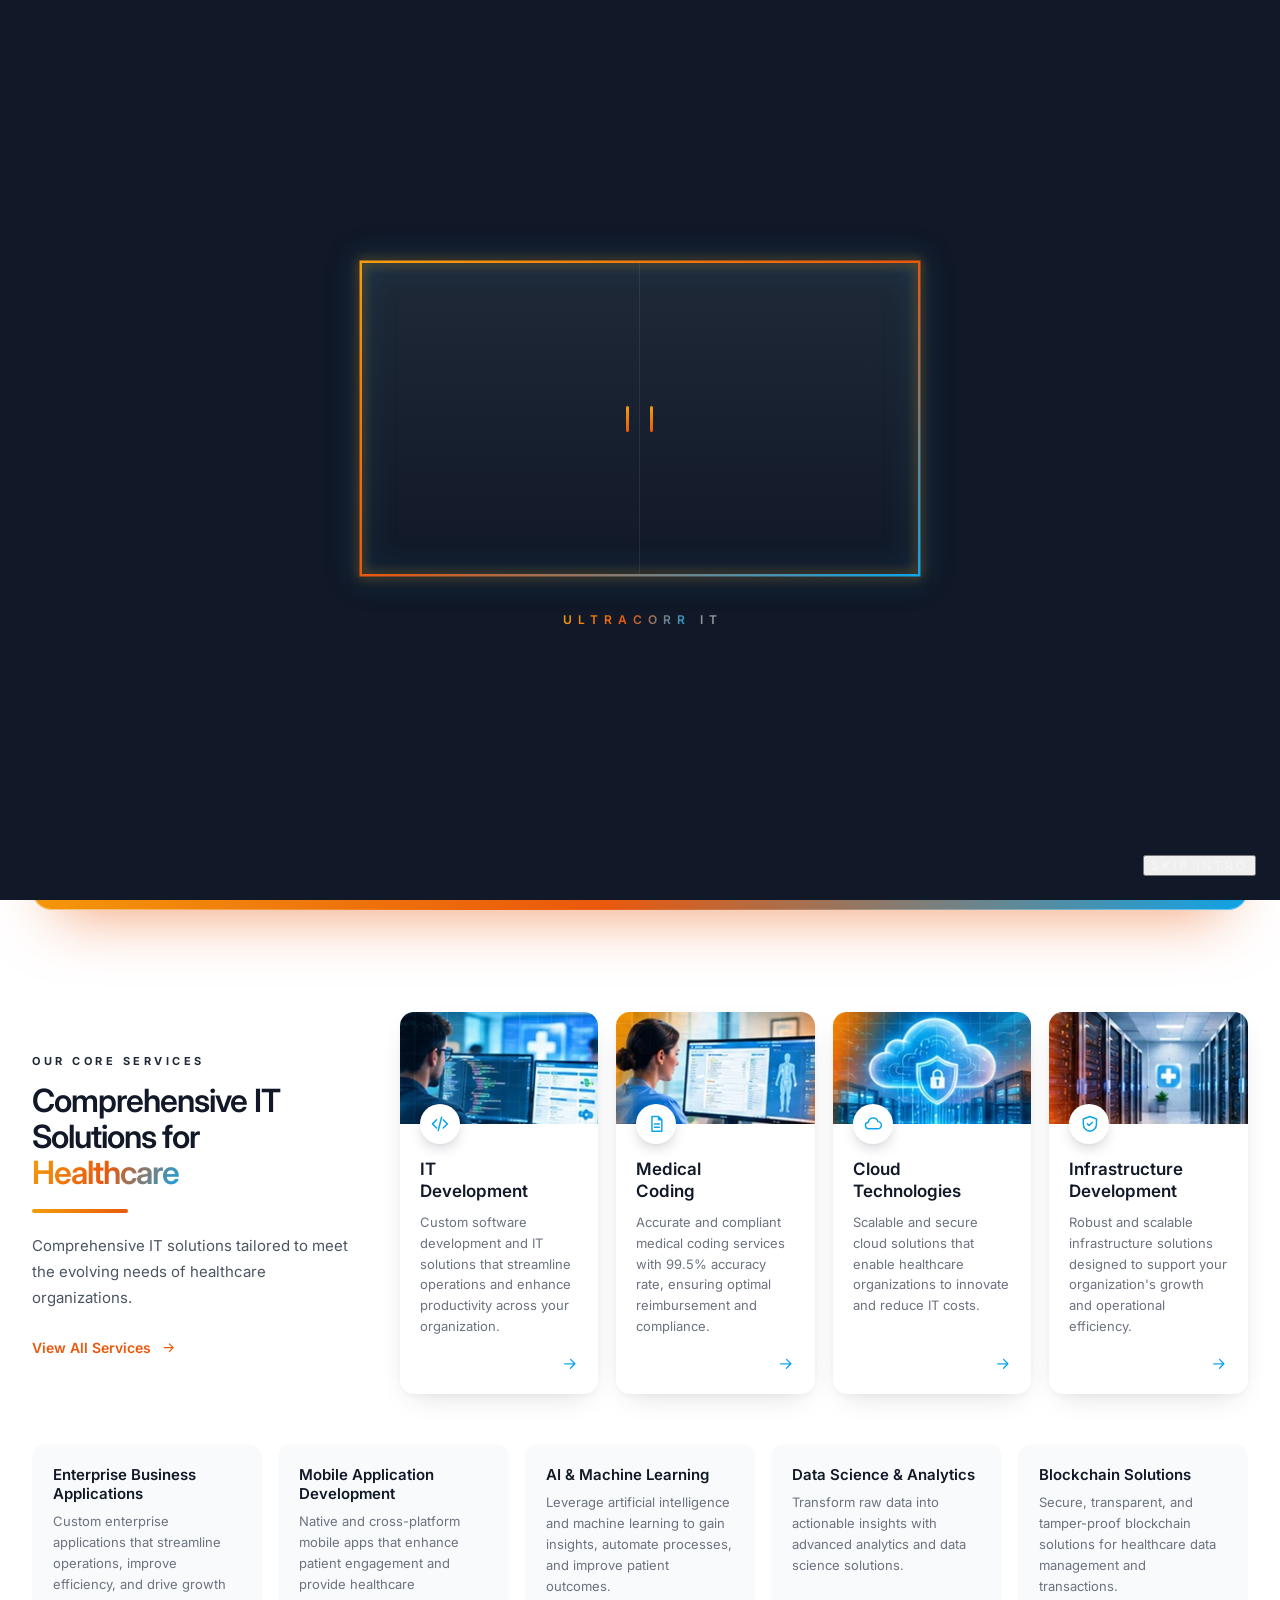
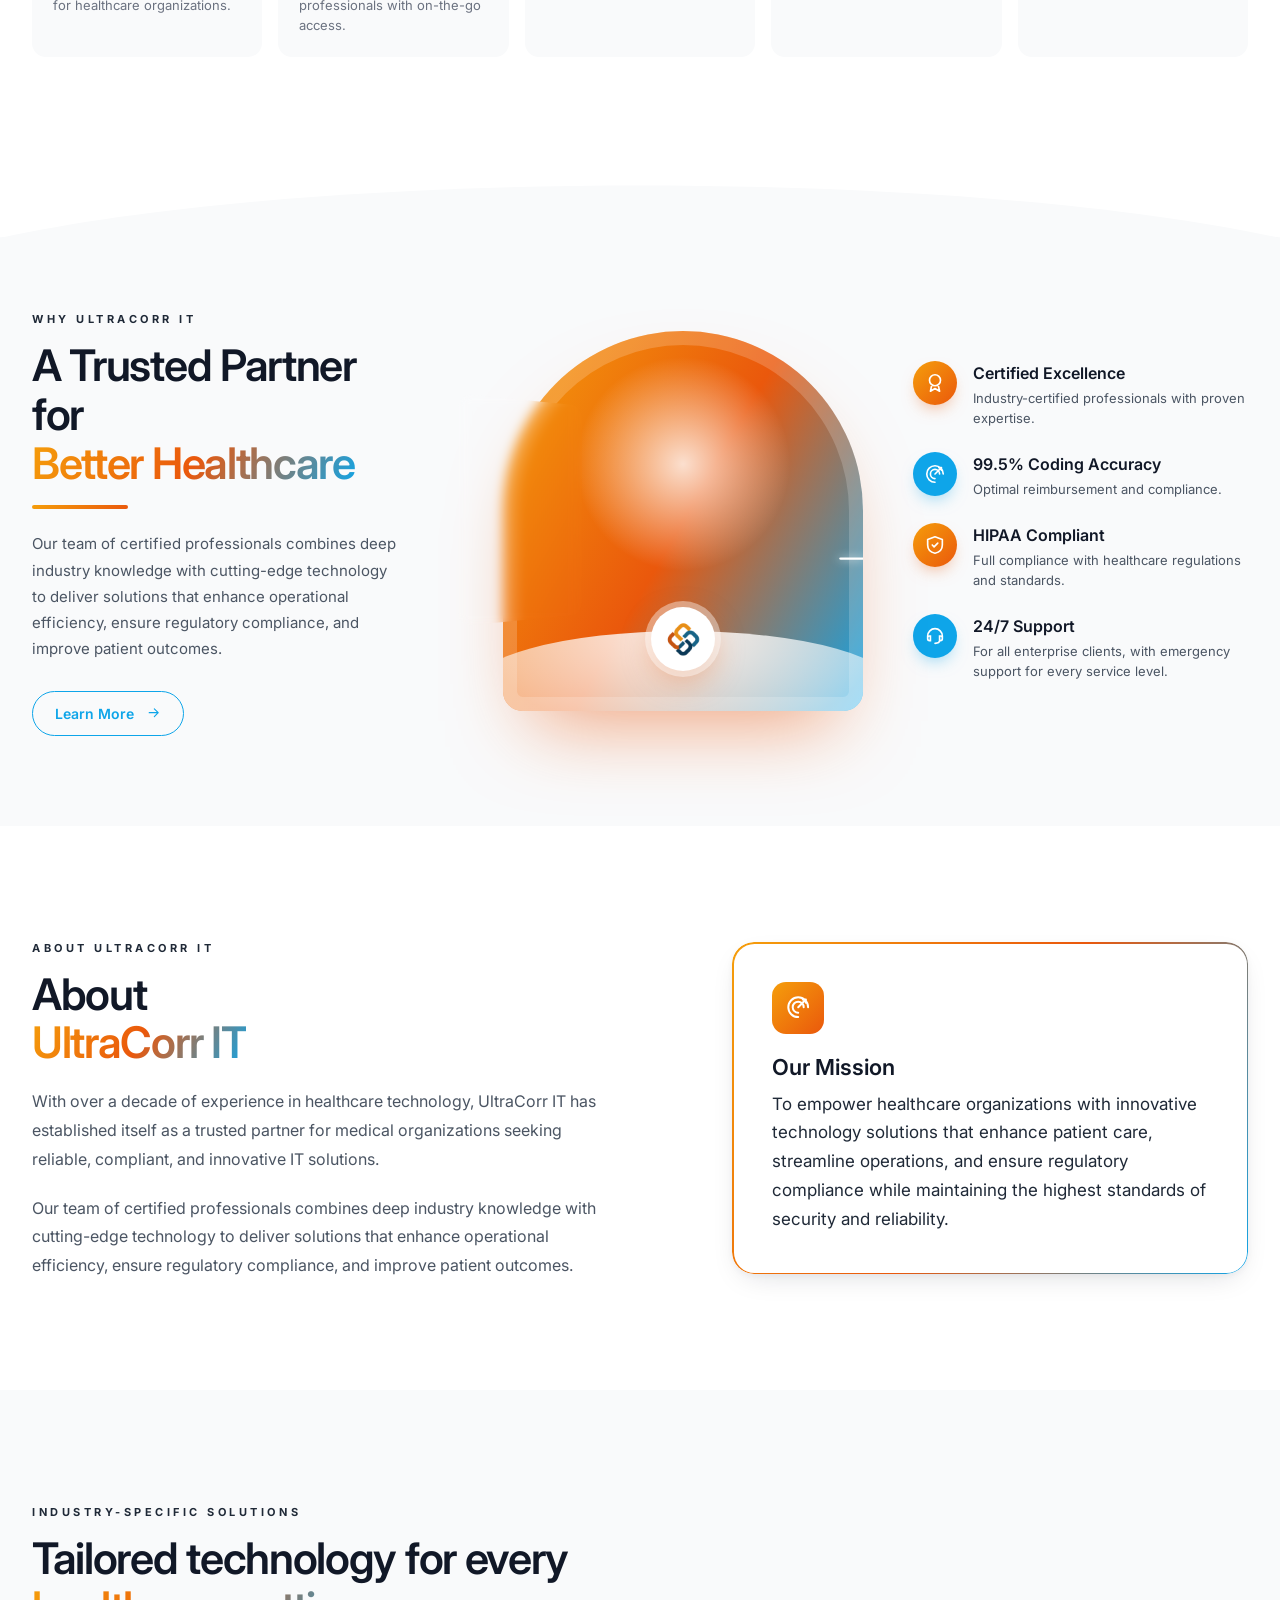
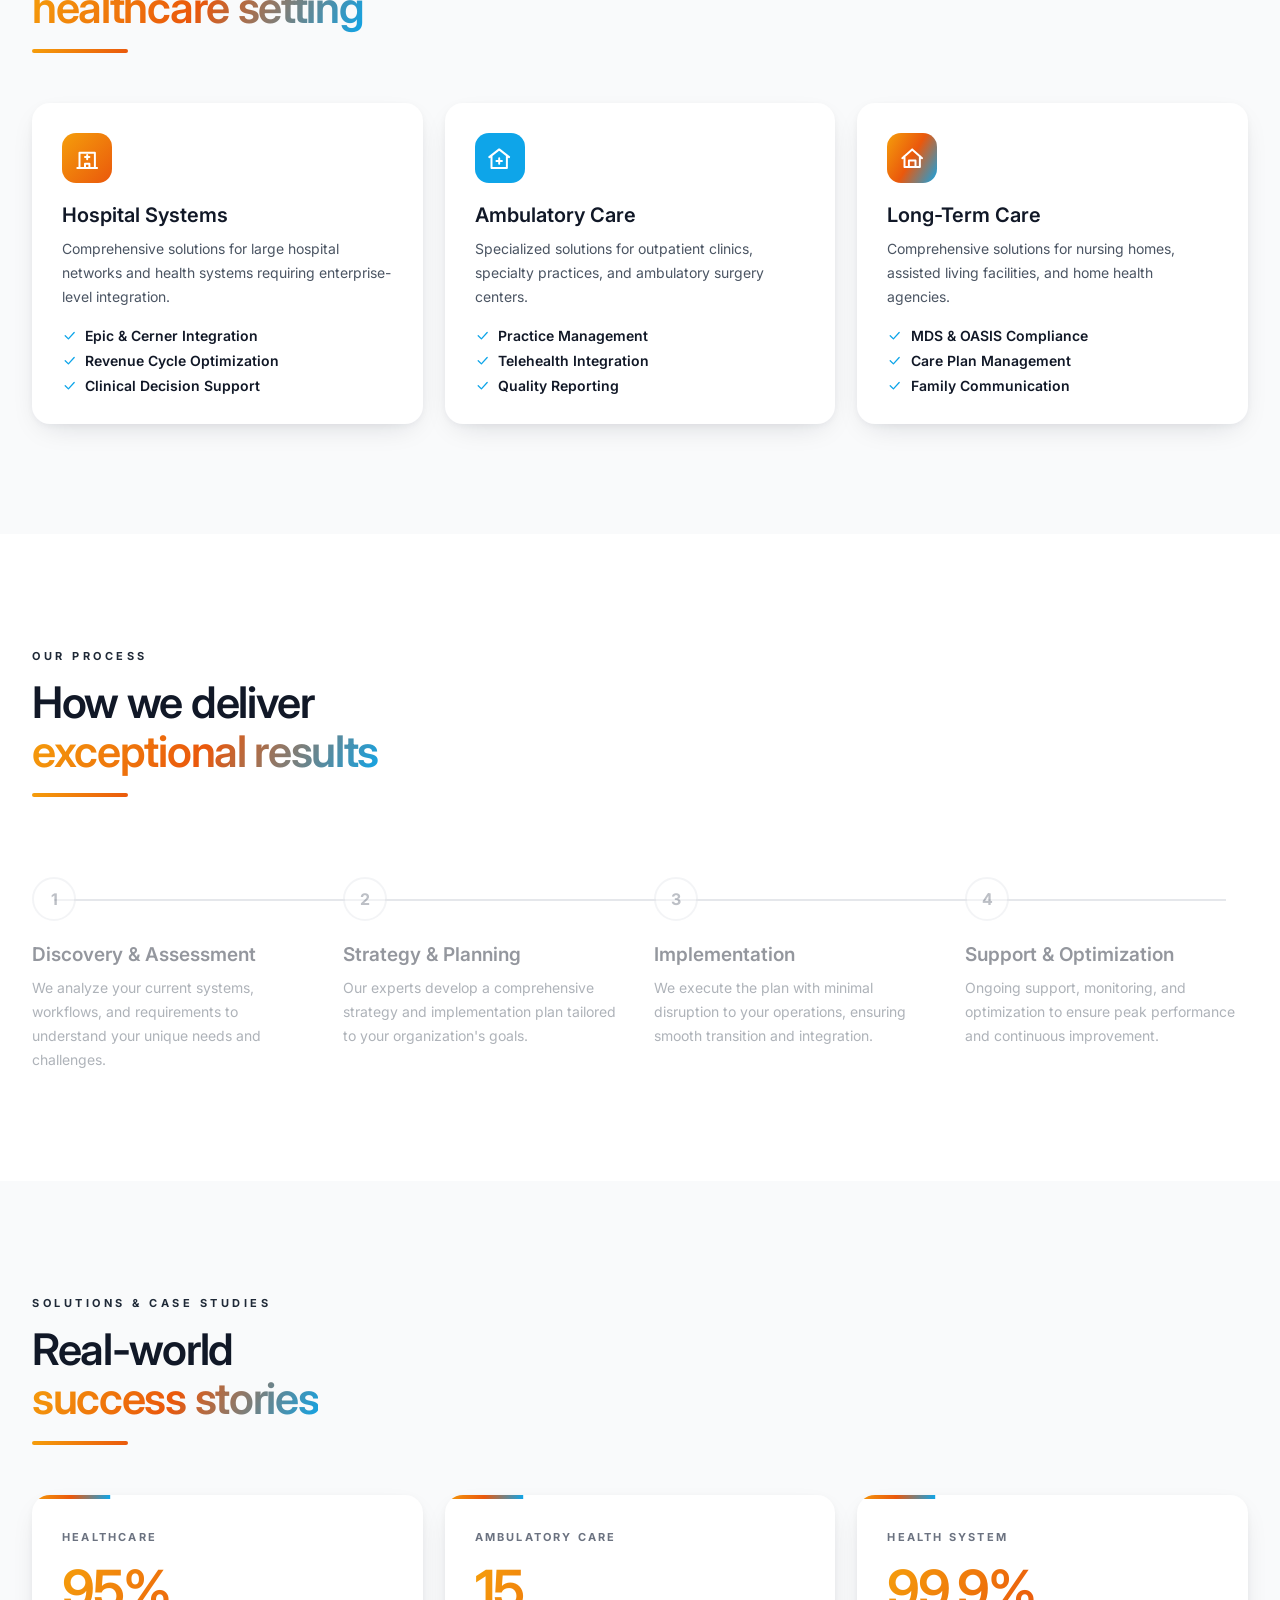
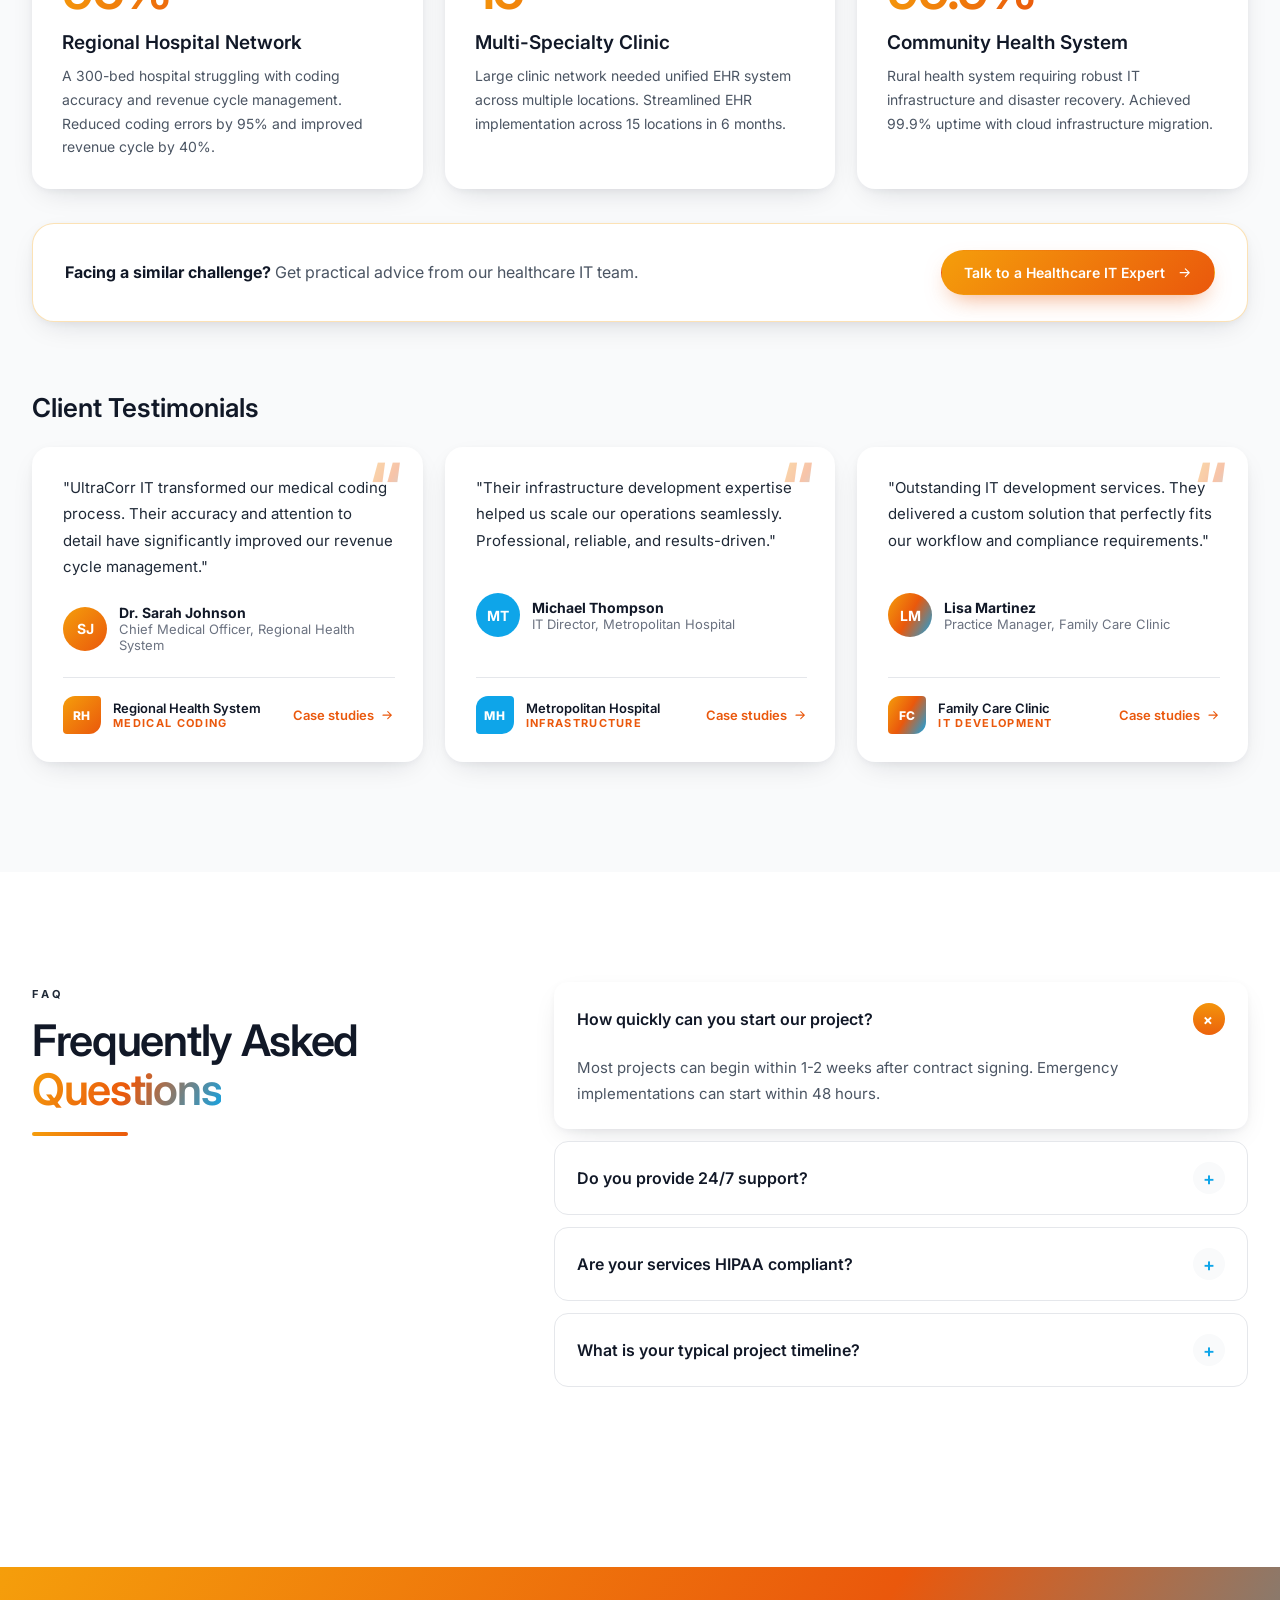
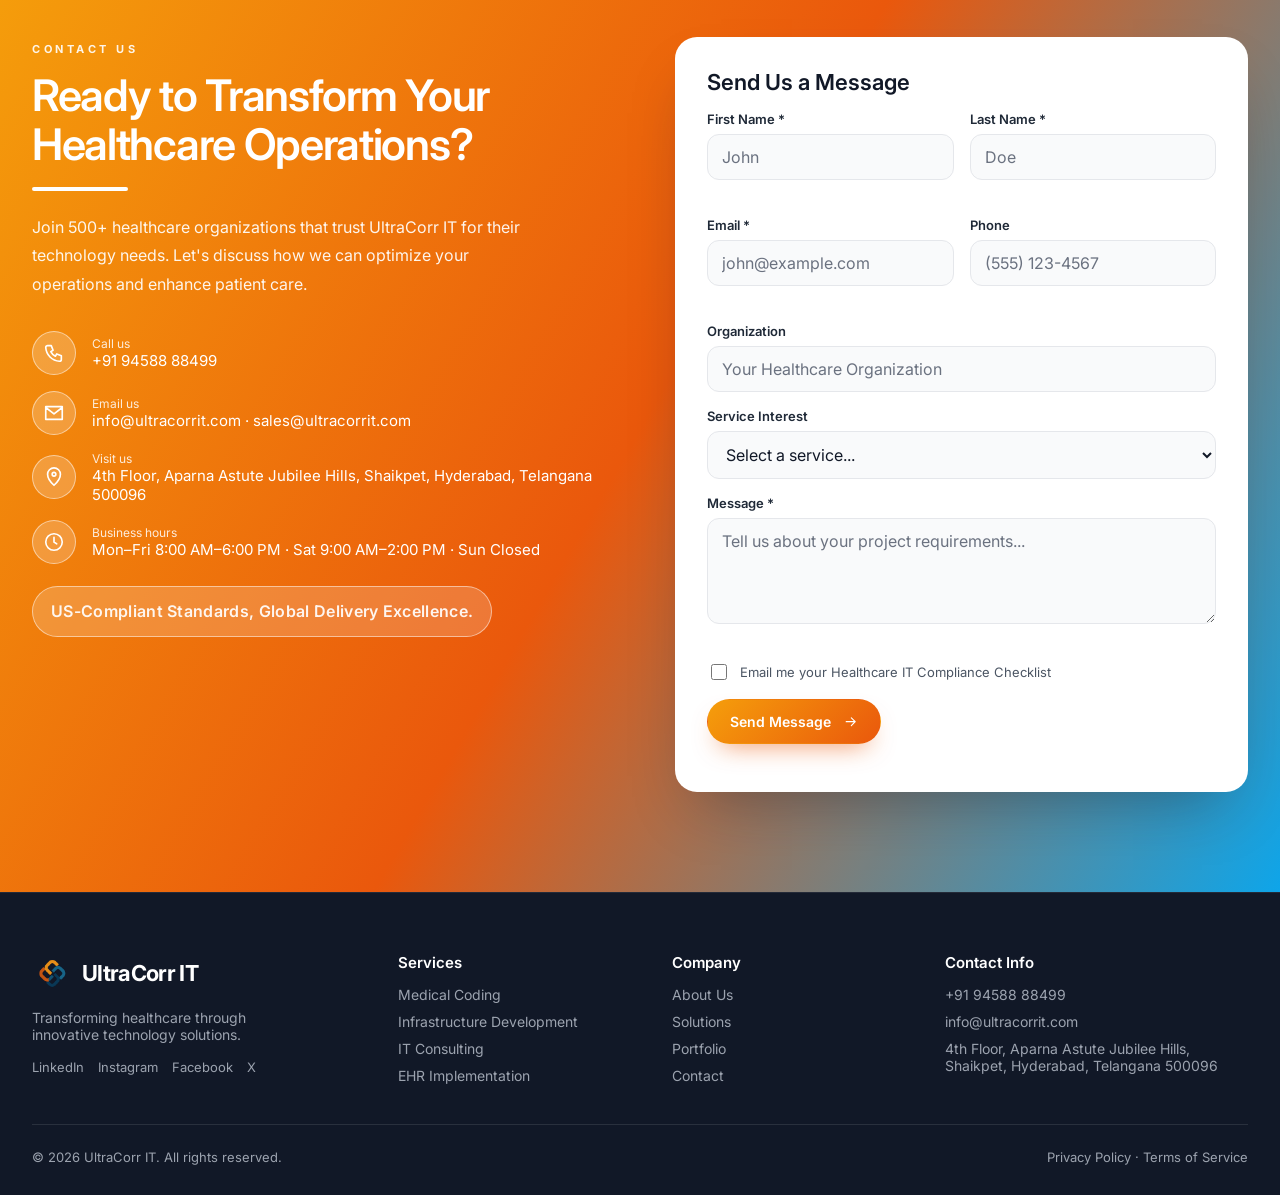
<file: immersive-site/index.html>
<!DOCTYPE html>
<html lang="en">
<head>
<meta charset="utf-8">
<meta name="viewport" content="width=device-width, initial-scale=1">
<title>UltraCorr IT - Leading Healthcare Technology Solutions</title>
<meta name="description" content="UltraCorr IT transforms healthcare through innovative IT solutions, secure data management and cutting-edge technology infrastructure: medical coding, infrastructure development and IT development.">
<meta name="theme-color" content="#111827">
<link rel="icon" href="assets/img/favicon.svg" type="image/svg+xml">
<link rel="preconnect" href="https://fonts.googleapis.com">
<link rel="preconnect" href="https://fonts.gstatic.com" crossorigin>
<link rel="stylesheet" href="https://fonts.googleapis.com/css2?family=Inter:wght@400;500;600;700;800&amp;display=swap">
<link rel="stylesheet" href="assets/css/styles.css?v=34">
<script>
  // "js" turns on the scroll animations. "intro" shows the loading screen once per
  // browser session (add ?intro to a URL to see it again); skipped for reduced motion.
  document.documentElement.classList.add('js');
  (function () {
    var force = /[?&]intro\b/.test(location.search), seen = false;
    try { seen = sessionStorage.getItem('ucIntroSeen') === '1'; } catch (e) {}
    var reduce = window.matchMedia && matchMedia('(prefers-reduced-motion: reduce)').matches;
    if (force || (!seen && !reduce)) document.documentElement.classList.add('intro');
  })();
</script>
</head>
<body>

<!-- Loading screen -->
<div id="intro" role="status" aria-label="Loading UltraCorr IT">
  <div class="intro-floor"></div>
  <div class="intro-stage">
    <div class="intro-light"></div>
    <div class="intro-leaf left"></div>
    <div class="intro-leaf right"></div>
    <svg class="intro-frame" viewBox="0 0 320 180" preserveAspectRatio="none" aria-hidden="true">
      <defs>
        <linearGradient id="introStroke" x1="0" y1="0" x2="1" y2="1">
          <stop offset="0" stop-color="#f59e0b"/>
          <stop offset=".5" stop-color="#ea580c"/>
          <stop offset="1" stop-color="#0ea5e9"/>
        </linearGradient>
      </defs>
      <rect x="1" y="1" width="318" height="178" fill="none" stroke="url(#introStroke)" stroke-width="1.4" pathLength="100" stroke-dasharray="100" stroke-dashoffset="100"/>
    </svg>
    <div class="intro-count">00</div>
  </div>
  <p class="intro-caption"><b class="gradient-text">UltraCorr</b> IT</p>
  <button type="button" class="intro-skip">Skip intro</button>
</div>
<script src="assets/js/intro.js?v=34"></script>

<!-- Icon set -->
<svg width="0" height="0" style="position:absolute" aria-hidden="true">
  <symbol id="i-arrow" viewBox="0 0 24 24"><path d="M5 12h14M13 6l6 6-6 6" fill="none" stroke="currentColor" stroke-width="1.8" stroke-linecap="round" stroke-linejoin="round"/></symbol>
  <symbol id="i-plus" viewBox="0 0 24 24"><path d="M9 3h6v6h6v6h-6v6H9v-6H3V9h6z" fill="none" stroke="currentColor" stroke-width="1.8" stroke-linejoin="round"/></symbol>
  <symbol id="i-code" viewBox="0 0 24 24"><path d="M8 7l-5 5 5 5M16 7l5 5-5 5M14 4l-4 16" fill="none" stroke="currentColor" stroke-width="1.8" stroke-linecap="round" stroke-linejoin="round"/></symbol>
  <symbol id="i-file" viewBox="0 0 24 24"><path d="M14 3H6v18h12V7zM14 3v4h4M9 12h6M9 16h6" fill="none" stroke="currentColor" stroke-width="1.8" stroke-linecap="round" stroke-linejoin="round"/></symbol>
  <symbol id="i-monitor" viewBox="0 0 24 24"><path d="M3 4h18v12H3zM8 20h8M12 16v4M8 10l2 2 4-4" fill="none" stroke="currentColor" stroke-width="1.8" stroke-linecap="round" stroke-linejoin="round"/></symbol>
  <symbol id="i-cloud" viewBox="0 0 24 24"><path d="M7 18a4 4 0 0 1-.6-7.96A6 6 0 0 1 18 9a4.5 4.5 0 0 1-.5 9z" fill="none" stroke="currentColor" stroke-width="1.8" stroke-linejoin="round"/></symbol>
  <symbol id="i-server" viewBox="0 0 24 24"><path d="M4 4h16v6H4zM4 14h16v6H4zM8 7h.01M8 17h.01" fill="none" stroke="currentColor" stroke-width="1.8" stroke-linecap="round" stroke-linejoin="round"/></symbol>
  <symbol id="i-shield" viewBox="0 0 24 24"><path d="M12 3l8 3v6c0 5-3.5 8-8 9-4.5-1-8-4-8-9V6z M9 12l2 2 4-4" fill="none" stroke="currentColor" stroke-width="1.8" stroke-linecap="round" stroke-linejoin="round"/></symbol>
  <symbol id="i-star" viewBox="0 0 24 24"><path d="M12 3l2.7 5.6 6.1.9-4.4 4.3 1 6.1L12 17l-5.4 2.9 1-6.1-4.4-4.3 6.1-.9z" fill="none" stroke="currentColor" stroke-width="1.8" stroke-linejoin="round"/></symbol>
  <symbol id="i-target" viewBox="0 0 24 24"><path d="M12 21a9 9 0 1 1 9-9M12 17a5 5 0 1 1 5-5M12 12l7-7M16 5h3v3" fill="none" stroke="currentColor" stroke-width="1.8" stroke-linecap="round" stroke-linejoin="round"/></symbol>
  <symbol id="i-headset" viewBox="0 0 24 24"><path d="M4 15v-3a8 8 0 0 1 16 0v3M4 15a2 2 0 0 0 2 2h1v-5H6a2 2 0 0 0-2 2zM20 15a2 2 0 0 1-2 2h-1v-5h1a2 2 0 0 1 2 2zM17 17c0 2-2 3-5 3" fill="none" stroke="currentColor" stroke-width="1.8" stroke-linecap="round"/></symbol>
  <symbol id="i-award" viewBox="0 0 24 24"><path d="M12 15a6 6 0 1 0 0-12 6 6 0 0 0 0 12zM8.5 14l-1.5 7 5-3 5 3-1.5-7" fill="none" stroke="currentColor" stroke-width="1.8" stroke-linejoin="round"/></symbol>
  <symbol id="i-records" viewBox="0 0 24 24"><path d="M4 6c0-1.7 3.6-3 8-3s8 1.3 8 3-3.6 3-8 3-8-1.3-8-3zM4 6v6c0 1.7 3.6 3 8 3s8-1.3 8-3V6M4 12v6c0 1.7 3.6 3 8 3s8-1.3 8-3v-6" fill="none" stroke="currentColor" stroke-width="1.8"/></symbol>
  <symbol id="i-hospital" viewBox="0 0 24 24"><path d="M3 21h18M5 21V7h14v14M10 21v-4h4v4M12 9v4M10 11h4" fill="none" stroke="currentColor" stroke-width="1.8" stroke-linecap="round" stroke-linejoin="round"/></symbol>
  <symbol id="i-clinic" viewBox="0 0 24 24"><path d="M3 11l9-7 9 7M5 10v11h14V10M12 12v5M9.5 14.5h5" fill="none" stroke="currentColor" stroke-width="1.8" stroke-linecap="round" stroke-linejoin="round"/></symbol>
  <symbol id="i-home" viewBox="0 0 24 24"><path d="M3 12l9-8 9 8M5 10v10h14V10M9 20v-6h6v6" fill="none" stroke="currentColor" stroke-width="1.8" stroke-linecap="round" stroke-linejoin="round"/></symbol>
  <symbol id="i-check" viewBox="0 0 24 24"><path d="M5 12l5 5 9-10" fill="none" stroke="currentColor" stroke-width="2" stroke-linecap="round" stroke-linejoin="round"/></symbol>
  <symbol id="i-phone" viewBox="0 0 24 24"><path d="M5 4h4l2 5-2.5 1.5a11 11 0 0 0 5 5L15 13l5 2v4a2 2 0 0 1-2 2A16 16 0 0 1 3 6a2 2 0 0 1 2-2z" fill="none" stroke="currentColor" stroke-width="1.8" stroke-linejoin="round"/></symbol>
  <symbol id="i-mail" viewBox="0 0 24 24"><path d="M3 5h18v14H3zM3 6l9 7 9-7" fill="none" stroke="currentColor" stroke-width="1.8" stroke-linejoin="round"/></symbol>
  <symbol id="i-pin" viewBox="0 0 24 24"><path d="M12 21s-7-6.2-7-12a7 7 0 0 1 14 0c0 5.8-7 12-7 12zM12 11a2 2 0 1 0 0-4 2 2 0 0 0 0 4z" fill="none" stroke="currentColor" stroke-width="1.8"/></symbol>
  <symbol id="i-clock" viewBox="0 0 24 24"><path d="M12 21a9 9 0 1 0 0-18 9 9 0 0 0 0 18zM12 7v5l3 2" fill="none" stroke="currentColor" stroke-width="1.8" stroke-linecap="round"/></symbol>
  <symbol id="i-eye" viewBox="0 0 24 24"><g fill="none" stroke="currentColor" stroke-width="1.8" stroke-linecap="round" stroke-linejoin="round"><path d="M2 12s3.5-7 10-7 10 7 10 7-3.5 7-10 7S2 12 2 12zM12 15a3 3 0 1 0 0-6 3 3 0 0 0 0 6z"/></g></symbol>
  <symbol id="i-flag" viewBox="0 0 24 24"><g fill="none" stroke="currentColor" stroke-width="1.8" stroke-linecap="round" stroke-linejoin="round"><path d="M5 21V4M5 4h11l-2 4 2 4H5"/></g></symbol>
  <symbol id="i-users" viewBox="0 0 24 24"><g fill="none" stroke="currentColor" stroke-width="1.8" stroke-linecap="round" stroke-linejoin="round"><path d="M9 11a4 4 0 1 0 0-8 4 4 0 0 0 0 8zM2 21a7 7 0 0 1 14 0M16 3.5a4 4 0 0 1 0 7.5M18 14a6 6 0 0 1 4 7"/></g></symbol>
  <symbol id="i-trophy" viewBox="0 0 24 24"><g fill="none" stroke="currentColor" stroke-width="1.8" stroke-linecap="round" stroke-linejoin="round"><path d="M8 4h8v5a4 4 0 0 1-8 0zM8 6H4a3 3 0 0 0 4 4M16 6h4a3 3 0 0 1-4 4M12 13v4M8 21h8M9 17h6"/></g></symbol>
  <symbol id="i-chart" viewBox="0 0 24 24"><g fill="none" stroke="currentColor" stroke-width="1.8" stroke-linecap="round" stroke-linejoin="round"><path d="M4 20V10M10 20V4M16 20v-7M22 20H2"/></g></symbol>
  <symbol id="i-video" viewBox="0 0 24 24"><g fill="none" stroke="currentColor" stroke-width="1.8" stroke-linecap="round" stroke-linejoin="round"><path d="M3 6h12v12H3zM15 10l6-3v10l-6-3"/></g></symbol>
  <symbol id="i-chat" viewBox="0 0 24 24"><g fill="none" stroke="currentColor" stroke-width="1.8" stroke-linecap="round" stroke-linejoin="round"><path d="M4 5h16v11H9l-5 4z"/></g></symbol>
  <symbol id="i-database" viewBox="0 0 24 24"><g fill="none" stroke="currentColor" stroke-width="1.8" stroke-linecap="round" stroke-linejoin="round"><path d="M4 6c0-1.7 3.6-3 8-3s8 1.3 8 3-3.6 3-8 3-8-1.3-8-3zM4 6v12c0 1.7 3.6 3 8 3s8-1.3 8-3V6"/></g></symbol>
  <symbol id="i-mobile" viewBox="0 0 24 24"><g fill="none" stroke="currentColor" stroke-width="1.8" stroke-linecap="round" stroke-linejoin="round"><path d="M7 2h10v20H7zM11 18h2"/></g></symbol>
  <symbol id="i-brain" viewBox="0 0 24 24"><g fill="none" stroke="currentColor" stroke-width="1.8" stroke-linecap="round" stroke-linejoin="round"><path d="M9 4a3 3 0 0 0-3 3 3 3 0 0 0-2 5 3 3 0 0 0 2 5 3 3 0 0 0 6 1V5a3 3 0 0 0-3-1zM15 4a3 3 0 0 1 3 3 3 3 0 0 1 2 5 3 3 0 0 1-2 5 3 3 0 0 1-6 1"/></g></symbol>
  <symbol id="i-plug" viewBox="0 0 24 24"><g fill="none" stroke="currentColor" stroke-width="1.8" stroke-linecap="round" stroke-linejoin="round"><path d="M9 2v6M15 2v6M6 8h12v3a6 6 0 0 1-12 0zM12 17v5"/></g></symbol>
  <symbol id="i-layers" viewBox="0 0 24 24"><g fill="none" stroke="currentColor" stroke-width="1.8" stroke-linecap="round" stroke-linejoin="round"><path d="M12 3l9 5-9 5-9-5zM3 13l9 5 9-5M3 17l9 5 9-5"/></g></symbol>
  <symbol id="i-cube" viewBox="0 0 24 24"><g fill="none" stroke="currentColor" stroke-width="1.8" stroke-linecap="round" stroke-linejoin="round"><path d="M12 2l9 5v10l-9 5-9-5V7zM12 12l9-5M12 12v10M12 12L3 7"/></g></symbol>
  <symbol id="i-building" viewBox="0 0 24 24"><g fill="none" stroke="currentColor" stroke-width="1.8" stroke-linecap="round" stroke-linejoin="round"><path d="M4 21V3h11v18M15 9h5v12M8 7h3M8 11h3M8 15h3M3 21h18"/></g></symbol>
  <symbol id="i-dollar" viewBox="0 0 24 24"><g fill="none" stroke="currentColor" stroke-width="1.8" stroke-linecap="round" stroke-linejoin="round"><path d="M12 2v20M17 6H9.5a3.5 3.5 0 0 0 0 7h5a3.5 3.5 0 0 1 0 7H6"/></g></symbol>
  <symbol id="i-search" viewBox="0 0 24 24"><g fill="none" stroke="currentColor" stroke-width="1.8" stroke-linecap="round" stroke-linejoin="round"><path d="M11 18a7 7 0 1 0 0-14 7 7 0 0 0 0 14zM21 21l-5-5"/></g></symbol>
  <symbol id="i-box" viewBox="0 0 24 24"><g fill="none" stroke="currentColor" stroke-width="1.8" stroke-linecap="round" stroke-linejoin="round"><path d="M3 7l9-4 9 4v10l-9 4-9-4zM3 7l9 4 9-4M12 11v10"/></g></symbol>
  <symbol id="i-car" viewBox="0 0 24 24"><g fill="none" stroke="currentColor" stroke-width="1.8" stroke-linecap="round" stroke-linejoin="round"><path d="M5 16l1.5-6h11L19 16M3 16h18v4H3zM7 20v1M17 20v1"/></g></symbol>
  <symbol id="i-heart" viewBox="0 0 24 24"><g fill="none" stroke="currentColor" stroke-width="1.8" stroke-linecap="round" stroke-linejoin="round"><path d="M12 20s-8-5-8-11a4.5 4.5 0 0 1 8-2.8A4.5 4.5 0 0 1 20 9c0 6-8 11-8 11z"/></g></symbol>
  <symbol id="i-coins" viewBox="0 0 24 24"><g fill="none" stroke="currentColor" stroke-width="1.8" stroke-linecap="round" stroke-linejoin="round"><path d="M8 8c0-1.7 2.7-3 6-3s6 1.3 6 3-2.7 3-6 3-6-1.3-6-3zM8 8v4c0 1.7 2.7 3 6 3s6-1.3 6-3V8M4 12c0 1.7 2.7 3 6 3M4 12v4c0 1.7 2.7 3 6 3"/></g></symbol>
  <symbol id="i-file-contract" viewBox="0 0 24 24"><g fill="none" stroke="currentColor" stroke-width="1.8" stroke-linecap="round" stroke-linejoin="round"><path d="M14 3H6v18h12V7zM14 3v4h4M9 13h6M9 17h4"/></g></symbol>
  <symbol id="i-user-shield" viewBox="0 0 24 24"><g fill="none" stroke="currentColor" stroke-width="1.8" stroke-linecap="round" stroke-linejoin="round"><path d="M12 3l8 3v6c0 5-3.5 8-8 9-4.5-1-8-4-8-9V6zM12 12a2.5 2.5 0 1 0 0-5 2.5 2.5 0 0 0 0 5zM8 16a4 4 0 0 1 8 0"/></g></symbol>
</svg>

<a class="skip-link" href="#main">Skip to content</a>
<div class="scroll-progress" aria-hidden="true"></div>

<header class="site-header" id="top">
  <div class="wrap nav">
    <a class="brand" href="index.html" aria-label="UltraCorr IT home">
      <img class="brand-logo" src="assets/img/logo.png" alt="" width="40" height="40">
      <span class="brand-text">UltraCorr IT</span>
    </a>
    <nav class="links" aria-label="Main">
      <a href="index.html" class="is-current" aria-current="page">Home</a>
      <a href="about.html">About</a>
      <a href="services.html">Services</a>
      <a href="solutions.html">Solutions</a>
      <a href="portfolio.html">Portfolio</a>
      <a href="contact.html">Contact</a>
    </nav>
    <div class="nav-actions">
      <button class="pill pill-outline" type="button" data-open-modal>Get a Quote <svg class="ico"><use href="#i-arrow"/></svg></button>
      <button class="menu" id="menu" type="button" aria-label="Open menu" aria-expanded="false" aria-controls="menuPanel"><span></span><span></span><span></span></button>
    </div>
  </div>
  <div class="menu-panel" id="menuPanel">
    <nav aria-label="All pages">
      <a href="index.html">Home</a><a href="about.html">About</a><a href="services.html">Services</a><a href="solutions.html">Solutions</a><a href="portfolio.html">Portfolio</a><a href="contact.html">Contact</a><a href="privacy.html">Privacy Policy</a><a href="terms.html">Terms of Service</a>
    </nav>
    <div class="menu-contact">
      <a href="tel:+919458888499"><svg class="ico"><use href="#i-phone"/></svg> +91 94588 88499</a>
      <a href="mailto:info@ultracorrit.com"><svg class="ico"><use href="#i-mail"/></svg> info@ultracorrit.com</a>
    </div>
  </div>
</header>

<main id="main">

  <!-- Hero -->
  <section class="hero" id="home" aria-labelledby="hero-title">
    <div class="hero-bg" aria-hidden="true">
      <svg class="waves" viewBox="0 0 1440 620" preserveAspectRatio="none">
        <defs>
          <linearGradient id="waveA" x1="0" x2="1"><stop offset="0" stop-color="#0ea5e9" stop-opacity="0"/><stop offset=".35" stop-color="#0ea5e9" stop-opacity=".3"/><stop offset="1" stop-color="#f59e0b" stop-opacity=".22"/></linearGradient>
          <linearGradient id="waveB" x1="0" x2="1"><stop offset="0" stop-color="#ea580c" stop-opacity=".18"/><stop offset=".6" stop-color="#f59e0b" stop-opacity=".16"/><stop offset="1" stop-color="#0ea5e9" stop-opacity="0"/></linearGradient>
        </defs>
        <path class="wave w1" d="M0 470 C 260 380, 420 600, 760 520 S 1180 380, 1440 470 L1440 620 L0 620Z" fill="url(#waveA)"/>
        <path class="wave w2" d="M0 520 C 300 600, 520 430, 860 500 S 1260 600, 1440 520 L1440 620 L0 620Z" fill="url(#waveB)"/>
        <path class="wave-line l1" d="M0 430 C 300 330, 520 560, 840 470 S 1240 330, 1440 420" fill="none" stroke="#0ea5e9" stroke-opacity=".35" stroke-width="1.2"/>
        <path class="wave-line l2" d="M0 455 C 320 360, 540 580, 860 490 S 1260 350, 1440 445" fill="none" stroke="#f59e0b" stroke-opacity=".35" stroke-width="1"/>
      </svg>
    </div>

    <div class="wrap hero-grid">
      <div class="hero-copy">
        <span class="eyebrow">Leading Healthcare Technology Solutions</span>
        <h1 id="hero-title" class="kinetic" aria-label="Leading Healthcare Solutions">
          <span class="line"><span class="word">Leading</span></span>
          <span class="line"><span class="word">Healthcare</span></span>
          <span class="line"><span class="word gradient-text">Solutions</span></span>
        </h1>
        <p class="hero-intro">Transforming healthcare through innovative IT solutions, secure data management, and cutting-edge technology infrastructure.</p>
        <div class="hero-cta">
          <a class="pill pill-dark" href="#services">View Our Services <svg class="ico"><use href="#i-arrow"/></svg></a>
          <a class="play-link" href="#contact"><span class="play-circle"><svg class="ico"><use href="#i-arrow"/></svg></span> Book a Free IT Assessment</a>
        </div>
      </div>

      <div class="hero-visual" id="stage" data-line="255, 255, 255" data-dot="17, 24, 39" data-hot="245, 158, 11">
        <canvas class="stage-canvas" id="stageCanvas" aria-hidden="true"></canvas>
        <div class="orb orb-1" aria-hidden="true"></div>
        <div class="orb orb-2" aria-hidden="true"></div>
        <div class="object" aria-hidden="true">
          <div class="orbit-ring r1"></div>
          <div class="orbit-ring r2"></div>
          <div class="glass-cube">
            <div class="gface g-front"><svg class="cross"><use href="#i-plus"/></svg></div>
            <div class="gface g-back"></div>
            <div class="gface g-right"></div>
            <div class="gface g-left"></div>
            <div class="gface g-top"></div>
            <div class="gface g-bottom"></div>
          </div>
        </div>
        <div class="platform" aria-hidden="true"><span></span><span></span><span></span></div>
      </div>

      <ul class="hero-cards" aria-label="Our core services">
        <li><a class="mini-card" href="#services" style="--d:0"><span class="mini-icon"><svg class="ico"><use href="#i-plus"/></svg></span><span><b>Medical Coding</b><small>99.5% accuracy. Compliant.</small></span><svg class="ico mini-arrow"><use href="#i-arrow"/></svg></a></li>
        <li><a class="mini-card" href="#services" style="--d:1"><span class="mini-icon"><svg class="ico"><use href="#i-cloud"/></svg></span><span><b>Infrastructure Development</b><small>Scalable. Secure. 99.9% uptime.</small></span><svg class="ico mini-arrow"><use href="#i-arrow"/></svg></a></li>
        <li><a class="mini-card" href="#services" style="--d:2"><span class="mini-icon"><svg class="ico"><use href="#i-monitor"/></svg></span><span><b>IT Development</b><small>Custom software. EHR integration.</small></span><svg class="ico mini-arrow"><use href="#i-arrow"/></svg></a></li>
        <li><a class="mini-card" href="#why" style="--d:3"><span class="mini-icon"><svg class="ico"><use href="#i-shield"/></svg></span><span><b>HIPAA Compliant</b><small>Full regulatory compliance.</small></span><svg class="ico mini-arrow"><use href="#i-arrow"/></svg></a></li>
      </ul>

      <a class="scroll-cue" href="#services" aria-label="Scroll to services"><span>Scroll</span><i></i><b></b></a>
    </div>

    <div class="wrap">
      <div class="stats-bar">
        <div class="trusted">
          <span class="eyebrow">Trusted by</span>
          <b>Healthcare Organizations</b>
          <a href="#portfolio">Join 500+ who trust UltraCorr IT <span class="mini-round"><svg class="ico"><use href="#i-arrow"/></svg></span></a>
        </div>
        <div class="stat"><svg class="ico stat-ico"><use href="#i-award"/></svg><span><b><span class="count" data-to="8">8</span>+</b><small>Years of Excellence</small></span></div>
        <div class="stat"><svg class="ico stat-ico"><use href="#i-star"/></svg><span><b><span class="count" data-to="500">500</span>+</b><small>Healthcare Clients</small></span></div>
        <div class="stat"><svg class="ico stat-ico"><use href="#i-records"/></svg><span><b><span class="count" data-to="2.5" data-decimals="1">2.5</span>M+</b><small>Medical Records Coded</small></span></div>
        <div class="stat"><svg class="ico stat-ico"><use href="#i-target"/></svg><span><b><span class="count" data-to="99">99</span>%</b><small>Accuracy Rate</small></span></div>
      </div>
    </div>
  </section>

  <!-- Services -->
  <section class="section services" id="services" aria-labelledby="services-title">
    <div class="wrap services-grid">
      <div class="services-intro">
        <span class="eyebrow">Our Core Services</span>
        <h2 id="services-title" class="split-heading"><span class="line">Comprehensive IT</span> <span class="line">Solutions for <span class="gradient-text">Healthcare</span></span></h2>
        <p class="reveal">Comprehensive IT solutions tailored to meet the evolving needs of healthcare organizations.</p>
        <button class="text-link" type="button" id="toggleServices" aria-expanded="false" aria-controls="moreServices">View All Services <svg class="ico"><use href="#i-arrow"/></svg></button>
      </div>

      <div class="service-cards">
        <a class="service-card reveal" href="#contact" data-interest="IT Development Services">
          <div class="card-art has-img photo art-1" aria-hidden="true"><img src="assets/img/home/it-development.jpg?v=33" alt="" width="220" height="124" loading="lazy"></div>
          <span class="card-badge"><svg class="ico"><use href="#i-code"/></svg></span>
          <h3>IT<br>Development</h3>
          <p>Custom software development and IT solutions that streamline operations and enhance productivity across your organization.</p>
          <svg class="ico card-arrow"><use href="#i-arrow"/></svg>
        </a>
        <a class="service-card reveal" href="#contact" data-interest="Medical Coding Services">
          <div class="card-art has-img photo art-2" aria-hidden="true"><img src="assets/img/home/medical-coding.jpg?v=33" alt="" width="220" height="124" loading="lazy"></div>
          <span class="card-badge"><svg class="ico"><use href="#i-file"/></svg></span>
          <h3>Medical<br>Coding</h3>
          <p>Accurate and compliant medical coding services with 99.5% accuracy rate, ensuring optimal reimbursement and compliance.</p>
          <svg class="ico card-arrow"><use href="#i-arrow"/></svg>
        </a>
        <a class="service-card reveal" href="#contact" data-interest="Infrastructure Development">
          <div class="card-art has-img photo art-3" aria-hidden="true"><img src="assets/img/home/cloud.jpg?v=33" alt="" width="220" height="124" loading="lazy"></div>
          <span class="card-badge"><svg class="ico"><use href="#i-cloud"/></svg></span>
          <h3>Cloud<br>Technologies</h3>
          <p>Scalable and secure cloud solutions that enable healthcare organizations to innovate and reduce IT costs.</p>
          <svg class="ico card-arrow"><use href="#i-arrow"/></svg>
        </a>
        <a class="service-card reveal" href="#contact" data-interest="Infrastructure Development">
          <div class="card-art has-img photo art-4" aria-hidden="true"><img src="assets/img/home/infrastructure.jpg?v=33" alt="" width="220" height="124" loading="lazy"></div>
          <span class="card-badge"><svg class="ico"><use href="#i-shield"/></svg></span>
          <h3>Infrastructure<br>Development</h3>
          <p>Robust and scalable infrastructure solutions designed to support your organization's growth and operational efficiency.</p>
          <svg class="ico card-arrow"><use href="#i-arrow"/></svg>
        </a>
      </div>

      <div class="more-services" id="moreServices" hidden>
        <article class="more-card"><h3>Enterprise Business Applications</h3><p>Custom enterprise applications that streamline operations, improve efficiency, and drive growth for healthcare organizations.</p></article>
        <article class="more-card"><h3>Mobile Application Development</h3><p>Native and cross-platform mobile apps that enhance patient engagement and provide healthcare professionals with on-the-go access.</p></article>
        <article class="more-card"><h3>AI &amp; Machine Learning</h3><p>Leverage artificial intelligence and machine learning to gain insights, automate processes, and improve patient outcomes.</p></article>
        <article class="more-card"><h3>Data Science &amp; Analytics</h3><p>Transform raw data into actionable insights with advanced analytics and data science solutions.</p></article>
        <article class="more-card"><h3>Blockchain Solutions</h3><p>Secure, transparent, and tamper-proof blockchain solutions for healthcare data management and transactions.</p></article>
      </div>
    </div>
  </section>

  <!-- Why us (dark) -->
  <section class="why" id="why" aria-labelledby="why-title">
    <svg class="dark-curve" viewBox="0 0 1440 80" preserveAspectRatio="none" aria-hidden="true"><path d="M0 80 C 360 0, 1080 0, 1440 80 Z"/></svg>
    <div class="wrap why-grid">
      <div class="why-copy">
        <span class="eyebrow">Why UltraCorr IT</span>
        <h2 id="why-title" class="split-heading"><span class="line">A Trusted Partner for</span> <span class="line"><span class="gradient-text">Better Healthcare</span></span></h2>
        <p class="reveal">Our team of certified professionals combines deep industry knowledge with cutting-edge technology to deliver solutions that enhance operational efficiency, ensure regulatory compliance, and improve patient outcomes.</p>
        <a class="pill pill-ghost reveal" href="#about">Learn More <svg class="ico"><use href="#i-arrow"/></svg></a>
      </div>
      <div class="portal reveal" aria-hidden="true">
        <div class="portal-arch">
          <div class="portal-glow"></div>
          <svg class="ecg" viewBox="0 0 400 120" preserveAspectRatio="none"><path d="M0 70 H120 L140 70 L155 30 L172 105 L188 50 L200 70 H260 L272 62 L284 70 H400"/></svg>
          <div class="portal-floor"></div>
          <img class="portal-logo" src="assets/img/logo.png" alt="" width="72" height="72">
        </div>
        <div class="glass-panel"><svg viewBox="0 0 120 60" preserveAspectRatio="none"><path d="M0 40 L20 38 L30 20 L40 50 L50 30 L70 34 L80 12 L95 36 L120 30"/></svg></div>
      </div>
      <ul class="why-list">
        <li class="reveal"><span class="why-ico"><svg class="ico"><use href="#i-award"/></svg></span><span><b>Certified Excellence</b>Industry-certified professionals with proven expertise.</span></li>
        <li class="reveal"><span class="why-ico"><svg class="ico"><use href="#i-target"/></svg></span><span><b>99.5% Coding Accuracy</b>Optimal reimbursement and compliance.</span></li>
        <li class="reveal"><span class="why-ico"><svg class="ico"><use href="#i-shield"/></svg></span><span><b>HIPAA Compliant</b>Full compliance with healthcare regulations and standards.</span></li>
        <li class="reveal"><span class="why-ico"><svg class="ico"><use href="#i-headset"/></svg></span><span><b>24/7 Support</b>For all enterprise clients, with emergency support for every service level.</span></li>
      </ul>
    </div>
  </section>

  <!-- About -->
  <section class="section about" id="about" aria-labelledby="about-title">
    <div class="wrap about-grid">
      <div>
        <span class="eyebrow">About UltraCorr IT</span>
        <h2 id="about-title" class="split-heading"><span class="line">About</span> <span class="line"><span class="gradient-text">UltraCorr IT</span></span></h2>
        <p class="reveal">With over a decade of experience in healthcare technology, UltraCorr IT has established itself as a trusted partner for medical organizations seeking reliable, compliant, and innovative IT solutions.</p>
        <p class="reveal">Our team of certified professionals combines deep industry knowledge with cutting-edge technology to deliver solutions that enhance operational efficiency, ensure regulatory compliance, and improve patient outcomes.</p>
      </div>
      <article class="mission reveal">
        <span class="mission-ico"><svg class="ico"><use href="#i-target"/></svg></span>
        <h3>Our Mission</h3>
        <p>To empower healthcare organizations with innovative technology solutions that enhance patient care, streamline operations, and ensure regulatory compliance while maintaining the highest standards of security and reliability.</p>
      </article>
    </div>
  </section>

  <!-- Solutions -->
  <section class="section solutions" id="solutions" aria-labelledby="solutions-title">
    <div class="wrap">
      <div class="section-head">
        <span class="eyebrow">Industry-Specific Solutions</span>
        <h2 id="solutions-title" class="split-heading"><span class="line">Tailored technology for every</span> <span class="line"><span class="gradient-text">healthcare setting</span></span></h2>
      </div>
      <div class="solution-grid">
        <article class="solution reveal">
          <span class="sol-ico"><svg class="ico"><use href="#i-hospital"/></svg></span>
          <h3>Hospital Systems</h3>
          <p>Comprehensive solutions for large hospital networks and health systems requiring enterprise-level integration.</p>
          <ul><li><svg class="ico"><use href="#i-check"/></svg>Epic &amp; Cerner Integration</li><li><svg class="ico"><use href="#i-check"/></svg>Revenue Cycle Optimization</li><li><svg class="ico"><use href="#i-check"/></svg>Clinical Decision Support</li></ul>
        </article>
        <article class="solution reveal">
          <span class="sol-ico"><svg class="ico"><use href="#i-clinic"/></svg></span>
          <h3>Ambulatory Care</h3>
          <p>Specialized solutions for outpatient clinics, specialty practices, and ambulatory surgery centers.</p>
          <ul><li><svg class="ico"><use href="#i-check"/></svg>Practice Management</li><li><svg class="ico"><use href="#i-check"/></svg>Telehealth Integration</li><li><svg class="ico"><use href="#i-check"/></svg>Quality Reporting</li></ul>
        </article>
        <article class="solution reveal">
          <span class="sol-ico"><svg class="ico"><use href="#i-home"/></svg></span>
          <h3>Long-Term Care</h3>
          <p>Comprehensive solutions for nursing homes, assisted living facilities, and home health agencies.</p>
          <ul><li><svg class="ico"><use href="#i-check"/></svg>MDS &amp; OASIS Compliance</li><li><svg class="ico"><use href="#i-check"/></svg>Care Plan Management</li><li><svg class="ico"><use href="#i-check"/></svg>Family Communication</li></ul>
        </article>
      </div>
    </div>
  </section>

  <!-- Process -->
  <section class="section process" id="process" aria-labelledby="process-title">
    <div class="wrap">
      <div class="section-head">
        <span class="eyebrow">Our Process</span>
        <h2 id="process-title" class="split-heading"><span class="line">How we deliver</span> <span class="line"><span class="gradient-text">exceptional results</span></span></h2>
      </div>
      <ol class="timeline" id="timeline">
        <li class="timeline-track" aria-hidden="true"><span class="timeline-fill"></span></li>
        <li class="step"><span class="step-dot" aria-hidden="true">1</span><h3>Discovery &amp; Assessment</h3><p>We analyze your current systems, workflows, and requirements to understand your unique needs and challenges.</p></li>
        <li class="step"><span class="step-dot" aria-hidden="true">2</span><h3>Strategy &amp; Planning</h3><p>Our experts develop a comprehensive strategy and implementation plan tailored to your organization's goals.</p></li>
        <li class="step"><span class="step-dot" aria-hidden="true">3</span><h3>Implementation</h3><p>We execute the plan with minimal disruption to your operations, ensuring smooth transition and integration.</p></li>
        <li class="step"><span class="step-dot" aria-hidden="true">4</span><h3>Support &amp; Optimization</h3><p>Ongoing support, monitoring, and optimization to ensure peak performance and continuous improvement.</p></li>
      </ol>
    </div>
  </section>

  <!-- Portfolio -->
  <section class="section portfolio" id="portfolio" aria-labelledby="portfolio-title">
    <div class="wrap">
      <div class="section-head">
        <span class="eyebrow">Solutions &amp; Case Studies</span>
        <h2 id="portfolio-title" class="split-heading"><span class="line">Real-world</span> <span class="line"><span class="gradient-text">success stories</span></span></h2>
      </div>
      <div class="case-grid">
        <article class="case reveal"><span class="case-tag">Healthcare</span><p class="case-metric">95%</p><h3>Regional Hospital Network</h3><p>A 300-bed hospital struggling with coding accuracy and revenue cycle management. Reduced coding errors by 95% and improved revenue cycle by 40%.</p></article>
        <article class="case reveal"><span class="case-tag">Ambulatory Care</span><p class="case-metric">15</p><h3>Multi-Specialty Clinic</h3><p>Large clinic network needed unified EHR system across multiple locations. Streamlined EHR implementation across 15 locations in 6 months.</p></article>
        <article class="case reveal"><span class="case-tag">Health System</span><p class="case-metric">99.9%</p><h3>Community Health System</h3><p>Rural health system requiring robust IT infrastructure and disaster recovery. Achieved 99.9% uptime with cloud infrastructure migration.</p></article>
      </div>
      <div class="mid-cta reveal">
        <p><b>Facing a similar challenge?</b> Get practical advice from our healthcare IT team.</p>
        <a class="pill pill-dark" href="contact.html">Talk to a Healthcare IT Expert <svg class="ico"><use href="#i-arrow"/></svg></a>
      </div>
      <h3 class="sub-title reveal">Client Testimonials</h3>
      <div class="quote-grid">
        <figure class="quote reveal"><span class="q-mark" aria-hidden="true">&#8220;</span><blockquote>"UltraCorr IT transformed our medical coding process. Their accuracy and attention to detail have significantly improved our revenue cycle management."</blockquote><figcaption><span class="avatar">SJ</span><span><b>Dr. Sarah Johnson</b>Chief Medical Officer, Regional Health System</span></figcaption><div class="q-org"><span class="q-logo" aria-hidden="true">RH</span><span>Regional Health System<small>Medical Coding</small></span><a class="q-link" href="portfolio.html">Case studies <svg class="ico"><use href="#i-arrow"/></svg></a></div></figure>
        <figure class="quote reveal"><span class="q-mark" aria-hidden="true">&#8220;</span><blockquote>"Their infrastructure development expertise helped us scale our operations seamlessly. Professional, reliable, and results-driven."</blockquote><figcaption><span class="avatar">MT</span><span><b>Michael Thompson</b>IT Director, Metropolitan Hospital</span></figcaption><div class="q-org"><span class="q-logo" aria-hidden="true">MH</span><span>Metropolitan Hospital<small>Infrastructure</small></span><a class="q-link" href="portfolio.html">Case studies <svg class="ico"><use href="#i-arrow"/></svg></a></div></figure>
        <figure class="quote reveal"><span class="q-mark" aria-hidden="true">&#8220;</span><blockquote>"Outstanding IT development services. They delivered a custom solution that perfectly fits our workflow and compliance requirements."</blockquote><figcaption><span class="avatar">LM</span><span><b>Lisa Martinez</b>Practice Manager, Family Care Clinic</span></figcaption><div class="q-org"><span class="q-logo" aria-hidden="true">FC</span><span>Family Care Clinic<small>IT Development</small></span><a class="q-link" href="portfolio.html">Case studies <svg class="ico"><use href="#i-arrow"/></svg></a></div></figure>
      </div>
    </div>
  </section>

  <!-- FAQ -->
  <section class="section faq" id="faq" aria-labelledby="faq-title">
    <div class="wrap faq-grid">
      <div>
        <span class="eyebrow">FAQ</span>
        <h2 id="faq-title" class="split-heading"><span class="line">Frequently Asked</span> <span class="line"><span class="gradient-text">Questions</span></span></h2>
      </div>
      <div class="faq-list">
        <details class="reveal" open><summary>How quickly can you start our project?<span class="faq-icon" aria-hidden="true">+</span></summary><p>Most projects can begin within 1-2 weeks after contract signing. Emergency implementations can start within 48 hours.</p></details>
        <details class="reveal"><summary>Do you provide 24/7 support?<span class="faq-icon" aria-hidden="true">+</span></summary><p>Yes, we offer 24/7 support for all our enterprise clients and emergency support for all service levels.</p></details>
        <details class="reveal"><summary>Are your services HIPAA compliant?<span class="faq-icon" aria-hidden="true">+</span></summary><p>Absolutely. All our services are fully HIPAA compliant, and we provide comprehensive compliance documentation.</p></details>
        <details class="reveal"><summary>What is your typical project timeline?<span class="faq-icon" aria-hidden="true">+</span></summary><p>Project timelines vary based on scope. Medical coding setup: 2-4 weeks, EHR implementation: 3-6 months, custom development: 4-12 months.</p></details>
      </div>
    </div>
  </section>

  <!-- Contact (dark) -->
  <section class="contact" id="contact" aria-labelledby="contact-title">
    <svg class="dark-curve" viewBox="0 0 1440 80" preserveAspectRatio="none" aria-hidden="true"><path d="M0 80 C 360 0, 1080 0, 1440 80 Z"/></svg>
    <canvas class="contact-canvas" id="contactCanvas" aria-hidden="true"></canvas>
    <div class="wrap contact-grid">
      <div class="contact-copy">
        <span class="eyebrow">Contact Us</span>
        <h2 id="contact-title" class="split-heading"><span class="line">Ready to Transform Your</span> <span class="line"><span class="gradient-text">Healthcare Operations?</span></span></h2>
        <p class="reveal">Join 500+ healthcare organizations that trust UltraCorr IT for their technology needs. Let's discuss how we can optimize your operations and enhance patient care.</p>
        <ul class="contact-details reveal">
          <li><span class="why-ico"><svg class="ico"><use href="#i-phone"/></svg></span><span><small>Call us</small><a href="tel:+919458888499">+91 94588 88499</a></span></li>
          <li><span class="why-ico"><svg class="ico"><use href="#i-mail"/></svg></span><span><small>Email us</small><a href="mailto:info@ultracorrit.com">info@ultracorrit.com</a> · <a href="mailto:sales@ultracorrit.com">sales@ultracorrit.com</a></span></li>
          <li><span class="why-ico"><svg class="ico"><use href="#i-pin"/></svg></span><span><small>Visit us</small><address>4th Floor, Aparna Astute Jubilee Hills, Shaikpet, Hyderabad, Telangana 500096</address></span></li>
          <li><span class="why-ico"><svg class="ico"><use href="#i-clock"/></svg></span><span><small>Business hours</small>Mon–Fri 8:00 AM–6:00 PM · Sat 9:00 AM–2:00 PM · Sun Closed</span></li>
        </ul>
        <p class="contact-tagline reveal">US-Compliant Standards, Global Delivery Excellence.</p>
      </div>

      <form class="contact-form reveal" id="contactForm" novalidate>
        <h3 class="form-title">Send Us a Message</h3>
        <div class="field-row">
          <div class="field"><label for="firstName">First Name *</label><input id="firstName" name="firstName" autocomplete="given-name" required placeholder="John"><span class="field-error" id="firstName-error"></span></div>
          <div class="field"><label for="lastName">Last Name *</label><input id="lastName" name="lastName" autocomplete="family-name" required placeholder="Doe"><span class="field-error" id="lastName-error"></span></div>
        </div>
        <div class="field-row">
          <div class="field"><label for="email">Email *</label><input id="email" name="email" type="email" autocomplete="email" required placeholder="john@example.com"><span class="field-error" id="email-error"></span></div>
          <div class="field"><label for="phone">Phone</label><input id="phone" name="phone" type="tel" autocomplete="tel" placeholder="(555) 123-4567"><span class="field-error" id="phone-error"></span></div>
        </div>
        <div class="field"><label for="organization">Organization</label><input id="organization" name="organization" autocomplete="organization" placeholder="Your Healthcare Organization"></div>
        <div class="field">
          <label for="interest">Service Interest</label>
          <select id="interest" name="interest">
            <option value="">Select a service...</option>
            <option>Medical Coding Services</option>
            <option>Infrastructure Development</option>
            <option>IT Development Services</option>
            <option>EHR Implementation</option>
            <option>Consulting Services</option>
            <option>Other</option>
          </select>
        </div>
        <div class="field"><label for="message">Message *</label><textarea id="message" name="message" required rows="4" placeholder="Tell us about your project requirements..."></textarea><span class="field-error" id="message-error"></span></div>
        <label class="check" for="newsletter"><input type="checkbox" id="newsletter" name="newsletter" value="Yes"> Email me your Healthcare IT Compliance Checklist</label>
        <div class="hp" aria-hidden="true"><label for="website">Leave this empty</label><input id="website" name="_honey" tabindex="-1" autocomplete="off"></div>
        <button class="pill pill-brand submit" type="submit"><span class="btn-label">Send Message</span> <svg class="ico"><use href="#i-arrow"/></svg></button>
        <p class="form-msg" role="status" aria-live="polite"></p>
      </form>
    </div>
  </section>
</main>

<footer class="footer">
  <div class="wrap footer-grid">
    <div>
      <a class="brand" href="index.html" aria-label="UltraCorr IT home"><img class="brand-logo" src="assets/img/logo.png" alt="" width="40" height="40"><span class="brand-text">UltraCorr IT</span></a>
      <p class="footer-about">Transforming healthcare through innovative technology solutions.</p>
      <div class="socials">
        <a href="https://www.linkedin.com/company/ultracorrit" target="_blank" rel="noopener">LinkedIn</a>
        <a href="https://www.instagram.com/ultracorrit_official/" target="_blank" rel="noopener">Instagram</a>
        <a href="https://www.facebook.com/share/1C6ptisg1m/" target="_blank" rel="noopener">Facebook</a>
        <a href="https://x.com/ultracorrit" target="_blank" rel="noopener">X</a>
      </div>
    </div>
    <div><h3>Services</h3><ul><li><a href="services.html">Medical Coding</a></li><li><a href="services.html">Infrastructure Development</a></li><li><a href="services.html">IT Consulting</a></li><li><a href="services.html">EHR Implementation</a></li></ul></div>
    <div><h3>Company</h3><ul><li><a href="about.html">About Us</a></li><li><a href="solutions.html">Solutions</a></li><li><a href="portfolio.html">Portfolio</a></li><li><a href="contact.html">Contact</a></li></ul></div>
    <div><h3>Contact Info</h3><ul><li>+91 94588 88499</li><li>info@ultracorrit.com</li><li>4th Floor, Aparna Astute Jubilee Hills, Shaikpet, Hyderabad, Telangana 500096</li></ul></div>
    <div class="footer-bottom">
      <p>© <span id="year">2026</span> UltraCorr IT. All rights reserved.</p>
      <p><a href="privacy.html">Privacy Policy</a> · <a href="terms.html">Terms of Service</a></p>
    </div>
  </div>
</footer>

<div class="modal-backdrop" id="modal" hidden>
  <div class="modal" role="dialog" aria-modal="true" aria-labelledby="modalTitle">
    <div class="modal-head">
      <h2 id="modalTitle">Get a Quote</h2>
      <button class="close" type="button" data-close-modal>Close <span aria-hidden="true">✕</span></button>
    </div>
    <p class="modal-sub">Let's discuss how we can optimize your operations and enhance patient care.</p>
    <form class="contact-form" id="modalForm" novalidate>
      <div class="field-row">
        <div class="field"><label for="mFirstName">First Name *</label><input id="mFirstName" name="firstName" autocomplete="given-name" required><span class="field-error" id="mFirstName-error"></span></div>
        <div class="field"><label for="mLastName">Last Name *</label><input id="mLastName" name="lastName" autocomplete="family-name" required><span class="field-error" id="mLastName-error"></span></div>
      </div>
      <div class="field"><label for="mEmail">Email *</label><input id="mEmail" name="email" type="email" autocomplete="email" required><span class="field-error" id="mEmail-error"></span></div>
      <div class="field">
        <label for="mInterest">Service Interest</label>
        <select id="mInterest" name="interest">
          <option value="">Select a service...</option>
          <option>Medical Coding Services</option>
          <option>Infrastructure Development</option>
          <option>IT Development Services</option>
          <option>EHR Implementation</option>
          <option>Consulting Services</option>
          <option>Other</option>
        </select>
      </div>
      <div class="field"><label for="mMessage">Message *</label><textarea id="mMessage" name="message" required rows="3"></textarea><span class="field-error" id="mMessage-error"></span></div>
      <div class="hp" aria-hidden="true"><label for="mWebsite">Leave this empty</label><input id="mWebsite" name="_honey" tabindex="-1" autocomplete="off"></div>
      <button class="pill pill-brand submit" type="submit"><span class="btn-label">Send Message</span> <svg class="ico"><use href="#i-arrow"/></svg></button>
      <p class="form-msg" role="status" aria-live="polite"></p>
    </form>
  </div>
</div>

<div class="cursor" aria-hidden="true"></div>

<script src="assets/js/config.js?v=34"></script>
<script src="assets/js/stage.js?v=34"></script>
<script src="assets/js/main.js?v=34"></script>
<script src="assets/js/agent.js?v=34"></script>
</body>
</html>
</file>
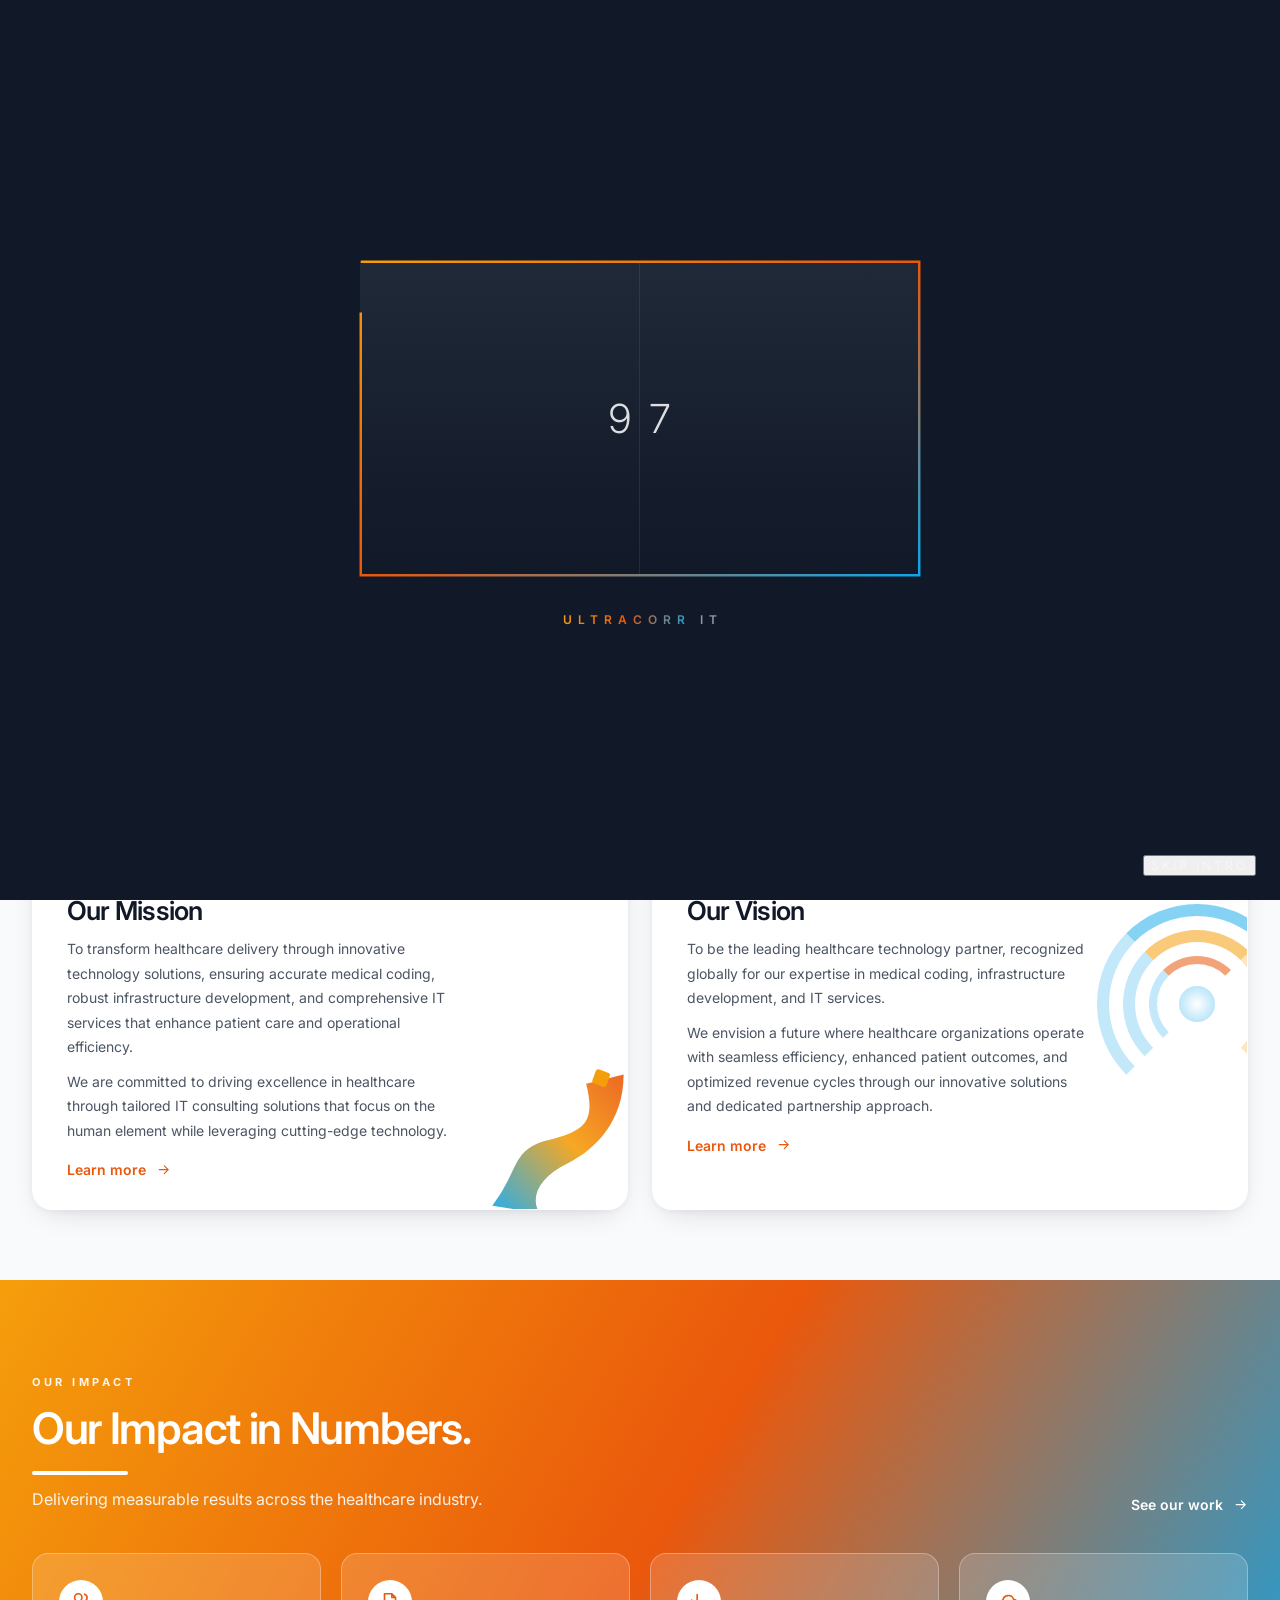
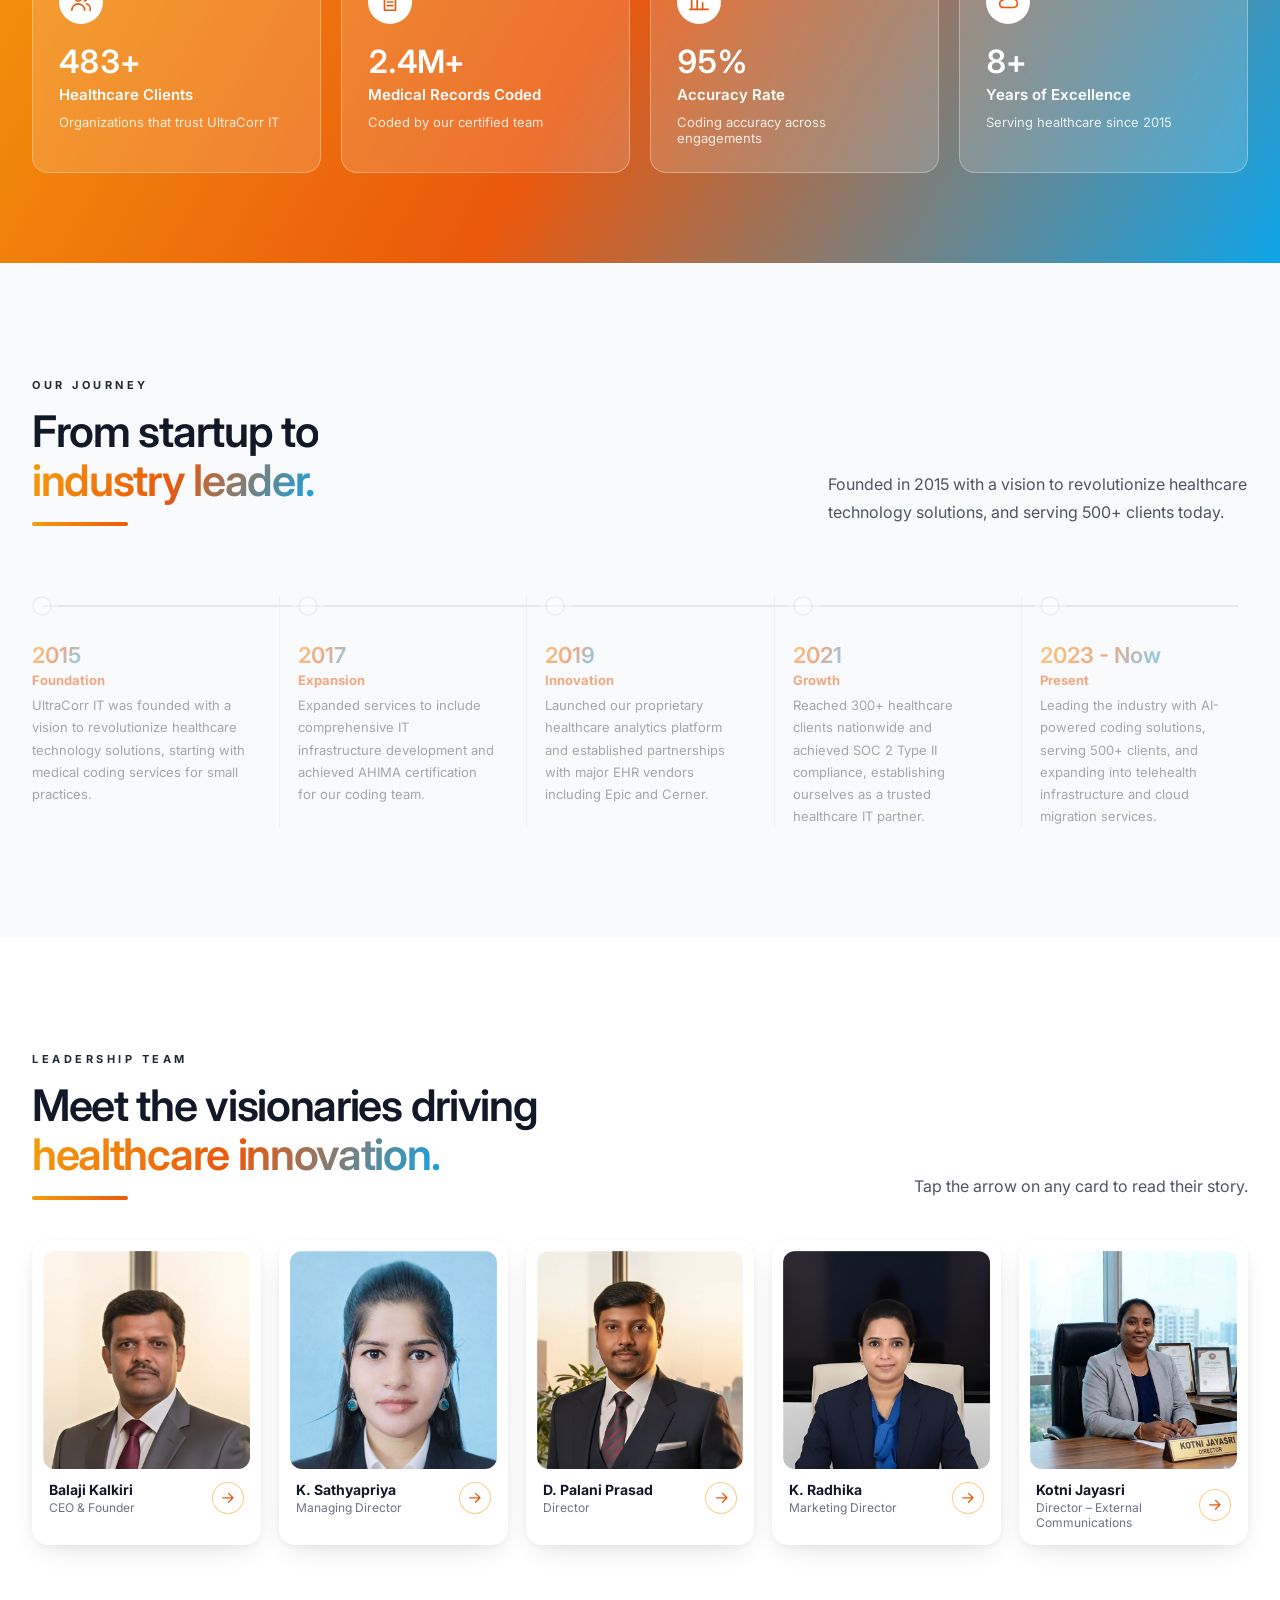
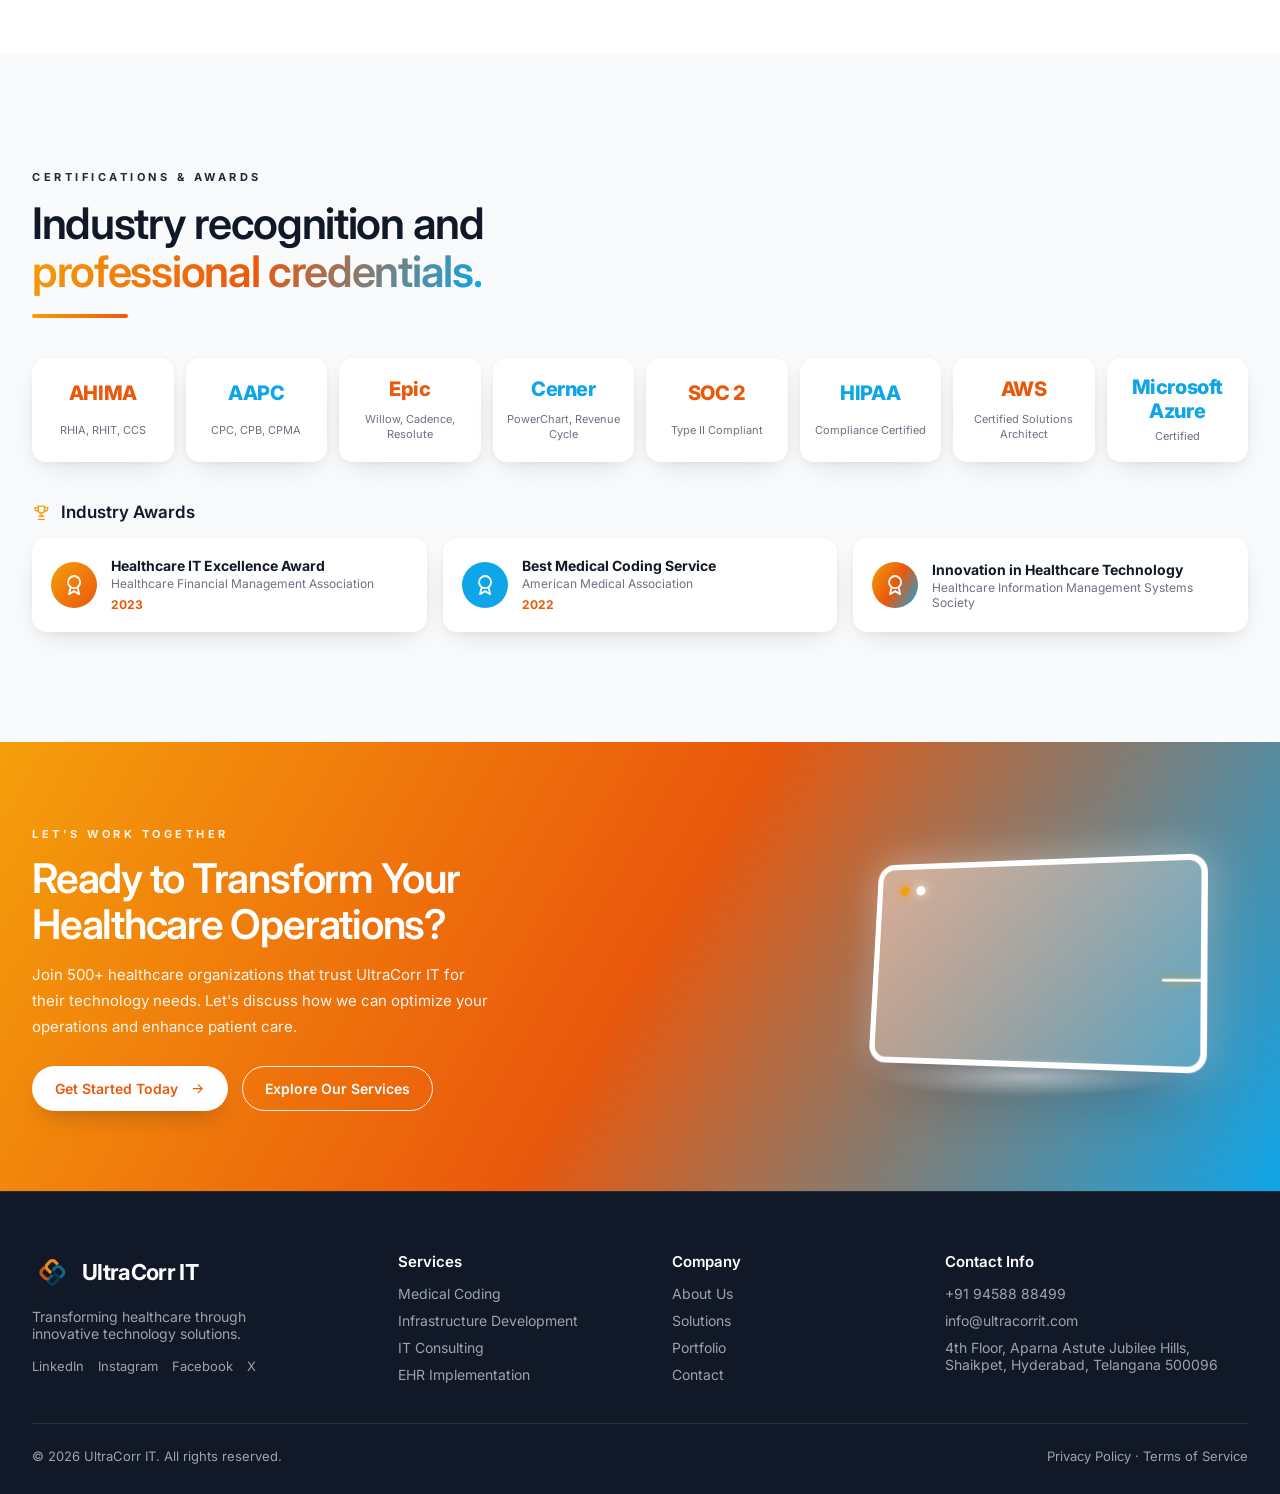
<file: immersive-site/about.html>
<!DOCTYPE html>
<html lang="en">
<head>
<meta charset="utf-8">
<meta name="viewport" content="width=device-width, initial-scale=1">
<title>About Us - UltraCorr IT | Healthcare Technology Since 2015</title>
<meta name="description" content="UltraCorr IT has delivered medical coding, healthcare infrastructure and IT services since 2015. Meet our leadership team and see our journey.">
<meta name="theme-color" content="#111827">
<link rel="icon" href="assets/img/favicon.svg" type="image/svg+xml">
<link rel="preconnect" href="https://fonts.googleapis.com">
<link rel="preconnect" href="https://fonts.gstatic.com" crossorigin>
<link rel="stylesheet" href="https://fonts.googleapis.com/css2?family=Inter:wght@400;500;600;700;800&amp;display=swap">
<link rel="stylesheet" href="assets/css/styles.css?v=34">
<script>
  // "js" turns on the scroll animations. "intro" shows the loading screen once per
  // browser session (add ?intro to a URL to see it again); skipped for reduced motion.
  document.documentElement.classList.add('js');
  (function () {
    var force = /[?&]intro\b/.test(location.search), seen = false;
    try { seen = sessionStorage.getItem('ucIntroSeen') === '1'; } catch (e) {}
    var reduce = window.matchMedia && matchMedia('(prefers-reduced-motion: reduce)').matches;
    if (force || (!seen && !reduce)) document.documentElement.classList.add('intro');
  })();
</script>
</head>
<body>

<!-- Loading screen -->
<div id="intro" role="status" aria-label="Loading UltraCorr IT">
  <div class="intro-floor"></div>
  <div class="intro-stage">
    <div class="intro-light"></div>
    <div class="intro-leaf left"></div>
    <div class="intro-leaf right"></div>
    <svg class="intro-frame" viewBox="0 0 320 180" preserveAspectRatio="none" aria-hidden="true">
      <defs>
        <linearGradient id="introStroke" x1="0" y1="0" x2="1" y2="1">
          <stop offset="0" stop-color="#f59e0b"/>
          <stop offset=".5" stop-color="#ea580c"/>
          <stop offset="1" stop-color="#0ea5e9"/>
        </linearGradient>
      </defs>
      <rect x="1" y="1" width="318" height="178" fill="none" stroke="url(#introStroke)" stroke-width="1.4" pathLength="100" stroke-dasharray="100" stroke-dashoffset="100"/>
    </svg>
    <div class="intro-count">00</div>
  </div>
  <p class="intro-caption"><b class="gradient-text">UltraCorr</b> IT</p>
  <button type="button" class="intro-skip">Skip intro</button>
</div>
<script src="assets/js/intro.js?v=34"></script>

<!-- Icon set -->
<svg width="0" height="0" style="position:absolute" aria-hidden="true">
  <symbol id="i-arrow" viewBox="0 0 24 24"><path d="M5 12h14M13 6l6 6-6 6" fill="none" stroke="currentColor" stroke-width="1.8" stroke-linecap="round" stroke-linejoin="round"/></symbol>
  <symbol id="i-plus" viewBox="0 0 24 24"><path d="M9 3h6v6h6v6h-6v6H9v-6H3V9h6z" fill="none" stroke="currentColor" stroke-width="1.8" stroke-linejoin="round"/></symbol>
  <symbol id="i-code" viewBox="0 0 24 24"><path d="M8 7l-5 5 5 5M16 7l5 5-5 5M14 4l-4 16" fill="none" stroke="currentColor" stroke-width="1.8" stroke-linecap="round" stroke-linejoin="round"/></symbol>
  <symbol id="i-file" viewBox="0 0 24 24"><path d="M14 3H6v18h12V7zM14 3v4h4M9 12h6M9 16h6" fill="none" stroke="currentColor" stroke-width="1.8" stroke-linecap="round" stroke-linejoin="round"/></symbol>
  <symbol id="i-monitor" viewBox="0 0 24 24"><path d="M3 4h18v12H3zM8 20h8M12 16v4M8 10l2 2 4-4" fill="none" stroke="currentColor" stroke-width="1.8" stroke-linecap="round" stroke-linejoin="round"/></symbol>
  <symbol id="i-cloud" viewBox="0 0 24 24"><path d="M7 18a4 4 0 0 1-.6-7.96A6 6 0 0 1 18 9a4.5 4.5 0 0 1-.5 9z" fill="none" stroke="currentColor" stroke-width="1.8" stroke-linejoin="round"/></symbol>
  <symbol id="i-server" viewBox="0 0 24 24"><path d="M4 4h16v6H4zM4 14h16v6H4zM8 7h.01M8 17h.01" fill="none" stroke="currentColor" stroke-width="1.8" stroke-linecap="round" stroke-linejoin="round"/></symbol>
  <symbol id="i-shield" viewBox="0 0 24 24"><path d="M12 3l8 3v6c0 5-3.5 8-8 9-4.5-1-8-4-8-9V6z M9 12l2 2 4-4" fill="none" stroke="currentColor" stroke-width="1.8" stroke-linecap="round" stroke-linejoin="round"/></symbol>
  <symbol id="i-star" viewBox="0 0 24 24"><path d="M12 3l2.7 5.6 6.1.9-4.4 4.3 1 6.1L12 17l-5.4 2.9 1-6.1-4.4-4.3 6.1-.9z" fill="none" stroke="currentColor" stroke-width="1.8" stroke-linejoin="round"/></symbol>
  <symbol id="i-target" viewBox="0 0 24 24"><path d="M12 21a9 9 0 1 1 9-9M12 17a5 5 0 1 1 5-5M12 12l7-7M16 5h3v3" fill="none" stroke="currentColor" stroke-width="1.8" stroke-linecap="round" stroke-linejoin="round"/></symbol>
  <symbol id="i-headset" viewBox="0 0 24 24"><path d="M4 15v-3a8 8 0 0 1 16 0v3M4 15a2 2 0 0 0 2 2h1v-5H6a2 2 0 0 0-2 2zM20 15a2 2 0 0 1-2 2h-1v-5h1a2 2 0 0 1 2 2zM17 17c0 2-2 3-5 3" fill="none" stroke="currentColor" stroke-width="1.8" stroke-linecap="round"/></symbol>
  <symbol id="i-award" viewBox="0 0 24 24"><path d="M12 15a6 6 0 1 0 0-12 6 6 0 0 0 0 12zM8.5 14l-1.5 7 5-3 5 3-1.5-7" fill="none" stroke="currentColor" stroke-width="1.8" stroke-linejoin="round"/></symbol>
  <symbol id="i-records" viewBox="0 0 24 24"><path d="M4 6c0-1.7 3.6-3 8-3s8 1.3 8 3-3.6 3-8 3-8-1.3-8-3zM4 6v6c0 1.7 3.6 3 8 3s8-1.3 8-3V6M4 12v6c0 1.7 3.6 3 8 3s8-1.3 8-3v-6" fill="none" stroke="currentColor" stroke-width="1.8"/></symbol>
  <symbol id="i-hospital" viewBox="0 0 24 24"><path d="M3 21h18M5 21V7h14v14M10 21v-4h4v4M12 9v4M10 11h4" fill="none" stroke="currentColor" stroke-width="1.8" stroke-linecap="round" stroke-linejoin="round"/></symbol>
  <symbol id="i-clinic" viewBox="0 0 24 24"><path d="M3 11l9-7 9 7M5 10v11h14V10M12 12v5M9.5 14.5h5" fill="none" stroke="currentColor" stroke-width="1.8" stroke-linecap="round" stroke-linejoin="round"/></symbol>
  <symbol id="i-home" viewBox="0 0 24 24"><path d="M3 12l9-8 9 8M5 10v10h14V10M9 20v-6h6v6" fill="none" stroke="currentColor" stroke-width="1.8" stroke-linecap="round" stroke-linejoin="round"/></symbol>
  <symbol id="i-check" viewBox="0 0 24 24"><path d="M5 12l5 5 9-10" fill="none" stroke="currentColor" stroke-width="2" stroke-linecap="round" stroke-linejoin="round"/></symbol>
  <symbol id="i-phone" viewBox="0 0 24 24"><path d="M5 4h4l2 5-2.5 1.5a11 11 0 0 0 5 5L15 13l5 2v4a2 2 0 0 1-2 2A16 16 0 0 1 3 6a2 2 0 0 1 2-2z" fill="none" stroke="currentColor" stroke-width="1.8" stroke-linejoin="round"/></symbol>
  <symbol id="i-mail" viewBox="0 0 24 24"><path d="M3 5h18v14H3zM3 6l9 7 9-7" fill="none" stroke="currentColor" stroke-width="1.8" stroke-linejoin="round"/></symbol>
  <symbol id="i-pin" viewBox="0 0 24 24"><path d="M12 21s-7-6.2-7-12a7 7 0 0 1 14 0c0 5.8-7 12-7 12zM12 11a2 2 0 1 0 0-4 2 2 0 0 0 0 4z" fill="none" stroke="currentColor" stroke-width="1.8"/></symbol>
  <symbol id="i-clock" viewBox="0 0 24 24"><path d="M12 21a9 9 0 1 0 0-18 9 9 0 0 0 0 18zM12 7v5l3 2" fill="none" stroke="currentColor" stroke-width="1.8" stroke-linecap="round"/></symbol>
  <symbol id="i-eye" viewBox="0 0 24 24"><g fill="none" stroke="currentColor" stroke-width="1.8" stroke-linecap="round" stroke-linejoin="round"><path d="M2 12s3.5-7 10-7 10 7 10 7-3.5 7-10 7S2 12 2 12zM12 15a3 3 0 1 0 0-6 3 3 0 0 0 0 6z"/></g></symbol>
  <symbol id="i-flag" viewBox="0 0 24 24"><g fill="none" stroke="currentColor" stroke-width="1.8" stroke-linecap="round" stroke-linejoin="round"><path d="M5 21V4M5 4h11l-2 4 2 4H5"/></g></symbol>
  <symbol id="i-users" viewBox="0 0 24 24"><g fill="none" stroke="currentColor" stroke-width="1.8" stroke-linecap="round" stroke-linejoin="round"><path d="M9 11a4 4 0 1 0 0-8 4 4 0 0 0 0 8zM2 21a7 7 0 0 1 14 0M16 3.5a4 4 0 0 1 0 7.5M18 14a6 6 0 0 1 4 7"/></g></symbol>
  <symbol id="i-trophy" viewBox="0 0 24 24"><g fill="none" stroke="currentColor" stroke-width="1.8" stroke-linecap="round" stroke-linejoin="round"><path d="M8 4h8v5a4 4 0 0 1-8 0zM8 6H4a3 3 0 0 0 4 4M16 6h4a3 3 0 0 1-4 4M12 13v4M8 21h8M9 17h6"/></g></symbol>
  <symbol id="i-chart" viewBox="0 0 24 24"><g fill="none" stroke="currentColor" stroke-width="1.8" stroke-linecap="round" stroke-linejoin="round"><path d="M4 20V10M10 20V4M16 20v-7M22 20H2"/></g></symbol>
  <symbol id="i-video" viewBox="0 0 24 24"><g fill="none" stroke="currentColor" stroke-width="1.8" stroke-linecap="round" stroke-linejoin="round"><path d="M3 6h12v12H3zM15 10l6-3v10l-6-3"/></g></symbol>
  <symbol id="i-chat" viewBox="0 0 24 24"><g fill="none" stroke="currentColor" stroke-width="1.8" stroke-linecap="round" stroke-linejoin="round"><path d="M4 5h16v11H9l-5 4z"/></g></symbol>
  <symbol id="i-database" viewBox="0 0 24 24"><g fill="none" stroke="currentColor" stroke-width="1.8" stroke-linecap="round" stroke-linejoin="round"><path d="M4 6c0-1.7 3.6-3 8-3s8 1.3 8 3-3.6 3-8 3-8-1.3-8-3zM4 6v12c0 1.7 3.6 3 8 3s8-1.3 8-3V6"/></g></symbol>
  <symbol id="i-mobile" viewBox="0 0 24 24"><g fill="none" stroke="currentColor" stroke-width="1.8" stroke-linecap="round" stroke-linejoin="round"><path d="M7 2h10v20H7zM11 18h2"/></g></symbol>
  <symbol id="i-brain" viewBox="0 0 24 24"><g fill="none" stroke="currentColor" stroke-width="1.8" stroke-linecap="round" stroke-linejoin="round"><path d="M9 4a3 3 0 0 0-3 3 3 3 0 0 0-2 5 3 3 0 0 0 2 5 3 3 0 0 0 6 1V5a3 3 0 0 0-3-1zM15 4a3 3 0 0 1 3 3 3 3 0 0 1 2 5 3 3 0 0 1-2 5 3 3 0 0 1-6 1"/></g></symbol>
  <symbol id="i-plug" viewBox="0 0 24 24"><g fill="none" stroke="currentColor" stroke-width="1.8" stroke-linecap="round" stroke-linejoin="round"><path d="M9 2v6M15 2v6M6 8h12v3a6 6 0 0 1-12 0zM12 17v5"/></g></symbol>
  <symbol id="i-layers" viewBox="0 0 24 24"><g fill="none" stroke="currentColor" stroke-width="1.8" stroke-linecap="round" stroke-linejoin="round"><path d="M12 3l9 5-9 5-9-5zM3 13l9 5 9-5M3 17l9 5 9-5"/></g></symbol>
  <symbol id="i-cube" viewBox="0 0 24 24"><g fill="none" stroke="currentColor" stroke-width="1.8" stroke-linecap="round" stroke-linejoin="round"><path d="M12 2l9 5v10l-9 5-9-5V7zM12 12l9-5M12 12v10M12 12L3 7"/></g></symbol>
  <symbol id="i-building" viewBox="0 0 24 24"><g fill="none" stroke="currentColor" stroke-width="1.8" stroke-linecap="round" stroke-linejoin="round"><path d="M4 21V3h11v18M15 9h5v12M8 7h3M8 11h3M8 15h3M3 21h18"/></g></symbol>
  <symbol id="i-dollar" viewBox="0 0 24 24"><g fill="none" stroke="currentColor" stroke-width="1.8" stroke-linecap="round" stroke-linejoin="round"><path d="M12 2v20M17 6H9.5a3.5 3.5 0 0 0 0 7h5a3.5 3.5 0 0 1 0 7H6"/></g></symbol>
  <symbol id="i-search" viewBox="0 0 24 24"><g fill="none" stroke="currentColor" stroke-width="1.8" stroke-linecap="round" stroke-linejoin="round"><path d="M11 18a7 7 0 1 0 0-14 7 7 0 0 0 0 14zM21 21l-5-5"/></g></symbol>
  <symbol id="i-box" viewBox="0 0 24 24"><g fill="none" stroke="currentColor" stroke-width="1.8" stroke-linecap="round" stroke-linejoin="round"><path d="M3 7l9-4 9 4v10l-9 4-9-4zM3 7l9 4 9-4M12 11v10"/></g></symbol>
  <symbol id="i-car" viewBox="0 0 24 24"><g fill="none" stroke="currentColor" stroke-width="1.8" stroke-linecap="round" stroke-linejoin="round"><path d="M5 16l1.5-6h11L19 16M3 16h18v4H3zM7 20v1M17 20v1"/></g></symbol>
  <symbol id="i-heart" viewBox="0 0 24 24"><g fill="none" stroke="currentColor" stroke-width="1.8" stroke-linecap="round" stroke-linejoin="round"><path d="M12 20s-8-5-8-11a4.5 4.5 0 0 1 8-2.8A4.5 4.5 0 0 1 20 9c0 6-8 11-8 11z"/></g></symbol>
  <symbol id="i-coins" viewBox="0 0 24 24"><g fill="none" stroke="currentColor" stroke-width="1.8" stroke-linecap="round" stroke-linejoin="round"><path d="M8 8c0-1.7 2.7-3 6-3s6 1.3 6 3-2.7 3-6 3-6-1.3-6-3zM8 8v4c0 1.7 2.7 3 6 3s6-1.3 6-3V8M4 12c0 1.7 2.7 3 6 3M4 12v4c0 1.7 2.7 3 6 3"/></g></symbol>
  <symbol id="i-file-contract" viewBox="0 0 24 24"><g fill="none" stroke="currentColor" stroke-width="1.8" stroke-linecap="round" stroke-linejoin="round"><path d="M14 3H6v18h12V7zM14 3v4h4M9 13h6M9 17h4"/></g></symbol>
  <symbol id="i-user-shield" viewBox="0 0 24 24"><g fill="none" stroke="currentColor" stroke-width="1.8" stroke-linecap="round" stroke-linejoin="round"><path d="M12 3l8 3v6c0 5-3.5 8-8 9-4.5-1-8-4-8-9V6zM12 12a2.5 2.5 0 1 0 0-5 2.5 2.5 0 0 0 0 5zM8 16a4 4 0 0 1 8 0"/></g></symbol>
</svg>

<a class="skip-link" href="#main">Skip to content</a>
<div class="scroll-progress" aria-hidden="true"></div>

<header class="site-header" id="top">
  <div class="wrap nav">
    <a class="brand" href="index.html" aria-label="UltraCorr IT home">
      <img class="brand-logo" src="assets/img/logo.png" alt="" width="40" height="40">
      <span class="brand-text">UltraCorr IT</span>
    </a>
    <nav class="links" aria-label="Main">
      <a href="index.html">Home</a>
      <a href="about.html" class="is-current" aria-current="page">About</a>
      <a href="services.html">Services</a>
      <a href="solutions.html">Solutions</a>
      <a href="portfolio.html">Portfolio</a>
      <a href="contact.html">Contact</a>
    </nav>
    <div class="nav-actions">
      <button class="pill pill-outline" type="button" data-open-modal>Get a Quote <svg class="ico"><use href="#i-arrow"/></svg></button>
      <button class="menu" id="menu" type="button" aria-label="Open menu" aria-expanded="false" aria-controls="menuPanel"><span></span><span></span><span></span></button>
    </div>
  </div>
  <div class="menu-panel" id="menuPanel">
    <nav aria-label="All pages">
      <a href="index.html">Home</a><a href="about.html">About</a><a href="services.html">Services</a><a href="solutions.html">Solutions</a><a href="portfolio.html">Portfolio</a><a href="contact.html">Contact</a><a href="privacy.html">Privacy Policy</a><a href="terms.html">Terms of Service</a>
    </nav>
    <div class="menu-contact">
      <a href="tel:+919458888499"><svg class="ico"><use href="#i-phone"/></svg> +91 94588 88499</a>
      <a href="mailto:info@ultracorrit.com"><svg class="ico"><use href="#i-mail"/></svg> info@ultracorrit.com</a>
    </div>
  </div>
</header>

<main id="main">

  <section class="hero page-hero about-hero" aria-labelledby="page-title">
    <div class="wrap about-hero-grid">
      <div class="hero-copy">
        <nav class="crumbs" aria-label="Breadcrumb"><a href="index.html">Home</a><span class="sep">/</span><span aria-current="page">About</span></nav>
        <span class="eyebrow">About UltraCorr IT • Since 2015</span>
        <h1 id="page-title" class="kinetic"><span class="line"><span class="word">Pioneering</span></span> <span class="line"><span class="word">Healthcare Technology</span></span> <span class="line"><span class="word">Solutions</span></span> <span class="line"><span class="word gradient-text">Since 2015.</span></span></h1>
        <p class="hero-intro">With over a decade of experience in healthcare technology, UltraCorr IT has established itself as a trusted partner for medical organizations seeking reliable, compliant, and innovative IT solutions.</p>
        <div class="hero-cta">
          <a class="pill pill-ghost" href="#story">Our Journey <svg class="ico"><use href="#i-arrow"/></svg></a>
          <a class="play-link" href="#team"><span class="play-circle"><svg class="ico"><use href="#i-arrow"/></svg></span> Meet Our Team</a>
        </div>
      </div>
    </div>
    
      <div class="iso-panel" data-tilt-scene aria-hidden="true">
        <svg class="circuits" viewBox="0 0 600 520" preserveAspectRatio="xMidYMid slice">
          <g class="c-lines">
            <path d="M300 260 H420 L470 210 H600"/>
            <path d="M300 260 H190 L140 310 H0"/>
            <path d="M300 260 V120 L350 70 V0"/>
            <path d="M300 260 V400 L250 450 V520"/>
            <path d="M300 260 L430 330 H600"/>
            <path d="M300 260 L170 190 H0"/>
            <path d="M300 260 L520 120"/>
            <path d="M300 260 L90 420"/>
          </g>
          <g class="c-pulses">
            <path d="M300 260 H420 L470 210 H600"/>
            <path d="M300 260 H190 L140 310 H0"/>
            <path d="M300 260 V120 L350 70 V0"/>
            <path d="M300 260 V400 L250 450 V520"/>
          </g>
          <g class="c-nodes"><circle cx="470" cy="210" r="4"/><circle cx="140" cy="310" r="4"/><circle cx="350" cy="70" r="4"/><circle cx="250" cy="450" r="4"/><circle cx="520" cy="120" r="3"/><circle cx="90" cy="420" r="3"/></g>
        </svg>
        <div class="iso-wrap">
          <div class="iso">
            <div class="iso-layer" style="--k:0"><span class="iso-grid"></span><span class="iso-inner"></span></div><div class="iso-layer" style="--k:1"><span class="iso-grid"></span><span class="iso-inner"></span></div><div class="iso-layer" style="--k:2"><span class="iso-grid"></span><span class="iso-inner"></span></div><div class="iso-layer" style="--k:3"><span class="iso-grid"></span><span class="iso-inner"></span></div><div class="iso-layer" style="--k:4"><span class="iso-grid"></span><span class="iso-inner"></span></div>
            <span class="iso-block b1"></span><span class="iso-block b2"></span><span class="iso-block b3"></span><span class="iso-block b4"></span><span class="iso-block b5"></span><span class="iso-block b6"></span>
            <div class="iso-core"><span></span></div>
          </div>
        </div>
        <img class="caduceus-side" src="assets/img/caduceus.png" alt="" width="319" height="280">
      </div>
  </section>

  <section class="section mv-section">
    <div class="wrap mv-grid">
      <article class="mv-card reveal">
        <span class="mv-ico"><svg class="ico"><use href="#i-target"/></svg></span>
        <h2>Our Mission</h2>
        <p>To transform healthcare delivery through innovative technology solutions, ensuring accurate medical coding, robust infrastructure development, and comprehensive IT services that enhance patient care and operational efficiency.</p>
        <p>We are committed to driving excellence in healthcare through tailored IT consulting solutions that focus on the human element while leveraging cutting-edge technology.</p>
        <a class="text-link" href="services.html">Learn more <svg class="ico"><use href="#i-arrow"/></svg></a>
        <svg class="mv-art ribbon" viewBox="0 0 160 160" aria-hidden="true">
          <defs><linearGradient id="ribbonG" x1="0" y1="1" x2="1" y2="0"><stop offset="0" stop-color="#0ea5e9"/><stop offset=".55" stop-color="#f59e0b"/><stop offset="1" stop-color="#ea580c"/></linearGradient></defs>
          <path d="M10 150 C 40 110, 30 90, 70 80 S 120 60, 110 20 L 150 10 C 150 60, 120 90, 90 105 S 50 140, 60 158 Z" fill="url(#ribbonG)" opacity=".9"/>
          <rect x="118" y="6" width="16" height="16" rx="3" fill="#f59e0b" transform="rotate(20 126 14)"/>
        </svg>
      </article>
      <article class="mv-card reveal">
        <span class="mv-ico sky"><svg class="ico"><use href="#i-eye"/></svg></span>
        <h2>Our Vision</h2>
        <p>To be the leading healthcare technology partner, recognized globally for our expertise in medical coding, infrastructure development, and IT services.</p>
        <p>We envision a future where healthcare organizations operate with seamless efficiency, enhanced patient outcomes, and optimized revenue cycles through our innovative solutions and dedicated partnership approach.</p>
        <a class="text-link" href="solutions.html">Learn more <svg class="ico"><use href="#i-arrow"/></svg></a>
        <div class="mv-art rings" aria-hidden="true"><span></span><span></span><span></span><i></i></div>
      </article>
    </div>
  </section>

  <section class="section impact-section" id="impact">
    <div class="wrap">
      <div class="row-head">
        <div>
          <span class="eyebrow">Our Impact</span>
          <h2 class="split-heading"><span class="line">Our Impact in <span class="gradient-text">Numbers.</span></span></h2>
          <p class="reveal section-desc">Delivering measurable results across the healthcare industry.</p>
        </div>
        <a class="text-link" href="portfolio.html">See our work <svg class="ico"><use href="#i-arrow"/></svg></a>
      </div>
      <div class="impact-grid"><article class="impact-card reveal"><span class="impact-ico"><svg class="ico"><use href="#i-users"/></svg></span><b><span class="count" data-to="500">500</span>+</b><h3>Healthcare Clients</h3><p>Organizations that trust UltraCorr IT</p></article><article class="impact-card reveal"><span class="impact-ico"><svg class="ico"><use href="#i-file"/></svg></span><b><span class="count" data-to="2.5" data-decimals="1">2.5</span>M+</b><h3>Medical Records Coded</h3><p>Coded by our certified team</p></article><article class="impact-card reveal"><span class="impact-ico"><svg class="ico"><use href="#i-chart"/></svg></span><b><span class="count" data-to="99">99</span>%</b><h3>Accuracy Rate</h3><p>Coding accuracy across engagements</p></article><article class="impact-card reveal"><span class="impact-ico"><svg class="ico"><use href="#i-cloud"/></svg></span><b><span class="count" data-to="8">8</span>+</b><h3>Years of Excellence</h3><p>Serving healthcare since 2015</p></article></div>
    </div>
  </section>

  <section class="section journey-section" id="story">
    <div class="wrap">
      <div class="row-head">
        <div>
          <span class="eyebrow">Our Journey</span>
          <h2 class="split-heading"><span class="line">From startup to</span> <span class="line"><span class="gradient-text">industry leader.</span></span></h2>
        </div>
        <p class="reveal section-desc row-desc">Founded in 2015 with a vision to revolutionize healthcare technology solutions, and serving 500+ clients today.</p>
      </div>
      <ol class="timeline journey-line" id="timeline"><li class="timeline-track" aria-hidden="true"><span class="timeline-fill"></span></li><li class="step"><span class="step-dot" aria-hidden="true"></span><h3>2015</h3><b>Foundation</b><p>UltraCorr IT was founded with a vision to revolutionize healthcare technology solutions, starting with medical coding services for small practices.</p></li><li class="step"><span class="step-dot" aria-hidden="true"></span><h3>2017</h3><b>Expansion</b><p>Expanded services to include comprehensive IT infrastructure development and achieved AHIMA certification for our coding team.</p></li><li class="step"><span class="step-dot" aria-hidden="true"></span><h3>2019</h3><b>Innovation</b><p>Launched our proprietary healthcare analytics platform and established partnerships with major EHR vendors including Epic and Cerner.</p></li><li class="step"><span class="step-dot" aria-hidden="true"></span><h3>2021</h3><b>Growth</b><p>Reached 300+ healthcare clients nationwide and achieved SOC 2 Type II compliance, establishing ourselves as a trusted healthcare IT partner.</p></li><li class="step"><span class="step-dot" aria-hidden="true"></span><h3>2023 - Now</h3><b>Present</b><p>Leading the industry with AI-powered coding solutions, serving 500+ clients, and expanding into telehealth infrastructure and cloud migration services.</p></li></ol>
    </div>
  </section>

  <section class="section team-section" id="team">
    <div class="wrap">
      <div class="row-head">
        <div>
          <span class="eyebrow">Leadership Team</span>
          <h2 class="split-heading"><span class="line">Meet the visionaries driving</span> <span class="line"><span class="gradient-text">healthcare innovation.</span></span></h2>
        </div>
        <p class="reveal section-desc row-desc">Tap the arrow on any card to read their story.</p>
      </div>
      <div class="people">
        <article class="person reveal">
          <div class="person-photo"><img src="assets/img/team/b.jpg" alt="Balaji Kalkiri" loading="lazy" width="640" height="720"><div class="person-bio" id="bio-b"><p>Balaji Kalkiri is a seasoned professional in software development and medical coding, with over 20 years of industry experience. He has successfully developed and delivered high-value projects for Fortune 500 companies and has dedicated two decades to advancing software development.</p></div></div>
          <div class="person-info"><span><b>Balaji Kalkiri</b><small>CEO &amp; Founder</small></span><button class="person-toggle" type="button" aria-expanded="false" aria-controls="bio-b" aria-label="Read Balaji Kalkiri's bio"><svg class="ico"><use href="#i-arrow"/></svg></button></div>
        </article>
        <article class="person reveal">
          <div class="person-photo"><img src="assets/img/team/s.jpg" alt="K. Sathyapriya" loading="lazy" width="640" height="720"><div class="person-bio" id="bio-s"><p>K. Sathyapriya is a real estate giant with deep expertise in construction and planning. He has significantly contributed to infrastructure development across Andhra Pradesh and Telangana. His core strengths include land acquisition, soil testing, and real estate development.</p></div></div>
          <div class="person-info"><span><b>K. Sathyapriya</b><small>Managing Director</small></span><button class="person-toggle" type="button" aria-expanded="false" aria-controls="bio-s" aria-label="Read K. Sathyapriya's bio"><svg class="ico"><use href="#i-arrow"/></svg></button></div>
        </article>
        <article class="person reveal">
          <div class="person-photo"><img src="assets/img/team/d.jpg" alt="D. Palani Prasad" loading="lazy" width="640" height="720"><div class="person-bio" id="bio-d"><p>D. Palani Prasad has worked in IT and development and holds an M.Sc. in Information Systems. He is dedicated to enhancing the efficiency of app development and is keen on creating the best solutions in the industry.</p></div></div>
          <div class="person-info"><span><b>D. Palani Prasad</b><small>Director</small></span><button class="person-toggle" type="button" aria-expanded="false" aria-controls="bio-d" aria-label="Read D. Palani Prasad's bio"><svg class="ico"><use href="#i-arrow"/></svg></button></div>
        </article>
        <article class="person reveal">
          <div class="person-photo"><img src="assets/img/team/j.jpg" alt="K. Radhika" loading="lazy" width="640" height="720"><div class="person-bio" id="bio-j"><p>K. Radhika is an expert in healthcare marketing with over 12 years of experience. She specializes in brand development, digital marketing strategies, and market expansion for healthcare technology companies, driving growth and market presence.</p></div></div>
          <div class="person-info"><span><b>K. Radhika</b><small>Marketing Director</small></span><button class="person-toggle" type="button" aria-expanded="false" aria-controls="bio-j" aria-label="Read K. Radhika's bio"><svg class="ico"><use href="#i-arrow"/></svg></button></div>
        </article>
        <article class="person reveal">
          <div class="person-photo"><img src="assets/img/team/ww.jpg" alt="Kotni Jayasri" loading="lazy" width="640" height="720"><div class="person-bio" id="bio-ww"><p>Kotni Jayasri is an accomplished communications professional with extensive experience in corporate communications, public relations, and stakeholder engagement. She specializes in building strong brand narratives and fostering meaningful relationships with media, partners, and clients to enhance organizational visibility and reputation in the healthcare technology sector.</p></div></div>
          <div class="person-info"><span><b>Kotni Jayasri</b><small>Director – External Communications</small></span><button class="person-toggle" type="button" aria-expanded="false" aria-controls="bio-ww" aria-label="Read Kotni Jayasri's bio"><svg class="ico"><use href="#i-arrow"/></svg></button></div>
        </article>
      </div>
    </div>
  </section>

  <section class="section recog-section" id="recognition">
    <div class="wrap">
      <div class="row-head">
        <div>
          <span class="eyebrow">Certifications &amp; Awards</span>
          <h2 class="split-heading"><span class="line">Industry recognition and</span> <span class="line"><span class="gradient-text">professional credentials.</span></span></h2>
        </div>
      </div>
      <ul class="cert-row"><li class="cert reveal"><b>AHIMA</b><span>RHIA, RHIT, CCS</span></li><li class="cert reveal"><b>AAPC</b><span>CPC, CPB, CPMA</span></li><li class="cert reveal"><b>Epic</b><span>Willow, Cadence, Resolute</span></li><li class="cert reveal"><b>Cerner</b><span>PowerChart, Revenue Cycle</span></li><li class="cert reveal"><b>SOC 2</b><span>Type II Compliant</span></li><li class="cert reveal"><b>HIPAA</b><span>Compliance Certified</span></li><li class="cert reveal"><b>AWS</b><span>Certified Solutions Architect</span></li><li class="cert reveal"><b>Microsoft Azure</b><span>Certified</span></li></ul>
      <h3 class="awards-title reveal"><svg class="ico"><use href="#i-trophy"/></svg> Industry Awards</h3>
      <div class="award-row"><article class="award-card reveal"><span class="laurel"><svg class="ico"><use href="#i-award"/></svg></span><span><b>Healthcare IT Excellence Award</b><small>Healthcare Financial Management Association</small><em>2023</em></span></article><article class="award-card reveal"><span class="laurel"><svg class="ico"><use href="#i-award"/></svg></span><span><b>Best Medical Coding Service</b><small>American Medical Association</small><em>2022</em></span></article><article class="award-card reveal"><span class="laurel"><svg class="ico"><use href="#i-award"/></svg></span><span><b>Innovation in Healthcare Technology</b><small>Healthcare Information Management Systems Society</small></span></article></div>
    </div>
  </section>

  <section class="about-cta">
    <div class="wrap about-cta-grid">
      <div class="reveal">
        <span class="eyebrow">Let's work together</span>
        <h2>Ready to Transform Your <span class="gradient-text">Healthcare Operations?</span></h2>
        <p>Join 500+ healthcare organizations that trust UltraCorr IT for their technology needs. Let's discuss how we can optimize your operations and enhance patient care.</p>
        <div class="cta-row"><a class="pill pill-dark" href="contact.html">Get Started Today <svg class="ico"><use href="#i-arrow"/></svg></a><a class="pill pill-ghost" href="services.html">Explore Our Services</a></div>
      </div>
      <div class="tablet reveal" aria-hidden="true">
        <div class="tablet-screen">
          <svg viewBox="0 0 300 120" preserveAspectRatio="none"><path d="M0 70 H80 L95 70 L108 28 L124 104 L138 50 L150 70 H200 L210 62 L220 70 H300"/></svg>
          <span class="tablet-dot d1"></span><span class="tablet-dot d2"></span>
        </div>
        <div class="tablet-glow"></div>
      </div>
    </div>
  </section>

</main>

<footer class="footer">
  <div class="wrap footer-grid">
    <div>
      <a class="brand" href="index.html" aria-label="UltraCorr IT home"><img class="brand-logo" src="assets/img/logo.png" alt="" width="40" height="40"><span class="brand-text">UltraCorr IT</span></a>
      <p class="footer-about">Transforming healthcare through innovative technology solutions.</p>
      <div class="socials">
        <a href="https://www.linkedin.com/company/ultracorrit" target="_blank" rel="noopener">LinkedIn</a>
        <a href="https://www.instagram.com/ultracorrit_official/" target="_blank" rel="noopener">Instagram</a>
        <a href="https://www.facebook.com/share/1C6ptisg1m/" target="_blank" rel="noopener">Facebook</a>
        <a href="https://x.com/ultracorrit" target="_blank" rel="noopener">X</a>
      </div>
    </div>
    <div><h3>Services</h3><ul><li><a href="services.html">Medical Coding</a></li><li><a href="services.html">Infrastructure Development</a></li><li><a href="services.html">IT Consulting</a></li><li><a href="services.html">EHR Implementation</a></li></ul></div>
    <div><h3>Company</h3><ul><li><a href="about.html">About Us</a></li><li><a href="solutions.html">Solutions</a></li><li><a href="portfolio.html">Portfolio</a></li><li><a href="contact.html">Contact</a></li></ul></div>
    <div><h3>Contact Info</h3><ul><li>+91 94588 88499</li><li>info@ultracorrit.com</li><li>4th Floor, Aparna Astute Jubilee Hills, Shaikpet, Hyderabad, Telangana 500096</li></ul></div>
    <div class="footer-bottom">
      <p>© <span id="year">2026</span> UltraCorr IT. All rights reserved.</p>
      <p><a href="privacy.html">Privacy Policy</a> · <a href="terms.html">Terms of Service</a></p>
    </div>
  </div>
</footer>

<div class="modal-backdrop" id="modal" hidden>
  <div class="modal" role="dialog" aria-modal="true" aria-labelledby="modalTitle">
    <div class="modal-head">
      <h2 id="modalTitle">Get a Quote</h2>
      <button class="close" type="button" data-close-modal>Close <span aria-hidden="true">✕</span></button>
    </div>
    <p class="modal-sub">Let's discuss how we can optimize your operations and enhance patient care.</p>
    <form class="contact-form" id="modalForm" novalidate>
      <div class="field-row">
        <div class="field"><label for="mFirstName">First Name *</label><input id="mFirstName" name="firstName" autocomplete="given-name" required><span class="field-error" id="mFirstName-error"></span></div>
        <div class="field"><label for="mLastName">Last Name *</label><input id="mLastName" name="lastName" autocomplete="family-name" required><span class="field-error" id="mLastName-error"></span></div>
      </div>
      <div class="field"><label for="mEmail">Email *</label><input id="mEmail" name="email" type="email" autocomplete="email" required><span class="field-error" id="mEmail-error"></span></div>
      <div class="field">
        <label for="mInterest">Service Interest</label>
        <select id="mInterest" name="interest">
          <option value="">Select a service...</option>
          <option>Medical Coding Services</option>
          <option>Infrastructure Development</option>
          <option>IT Development Services</option>
          <option>EHR Implementation</option>
          <option>Consulting Services</option>
          <option>Other</option>
        </select>
      </div>
      <div class="field"><label for="mMessage">Message *</label><textarea id="mMessage" name="message" required rows="3"></textarea><span class="field-error" id="mMessage-error"></span></div>
      <div class="hp" aria-hidden="true"><label for="mWebsite">Leave this empty</label><input id="mWebsite" name="_honey" tabindex="-1" autocomplete="off"></div>
      <button class="pill pill-brand submit" type="submit"><span class="btn-label">Send Message</span> <svg class="ico"><use href="#i-arrow"/></svg></button>
      <p class="form-msg" role="status" aria-live="polite"></p>
    </form>
  </div>
</div>

<div class="cursor" aria-hidden="true"></div>

<script src="assets/js/config.js?v=34"></script>
<script src="assets/js/stage.js?v=34"></script>
<script src="assets/js/main.js?v=34"></script>
<script src="assets/js/agent.js?v=34"></script>
</body>
</html>
</file>
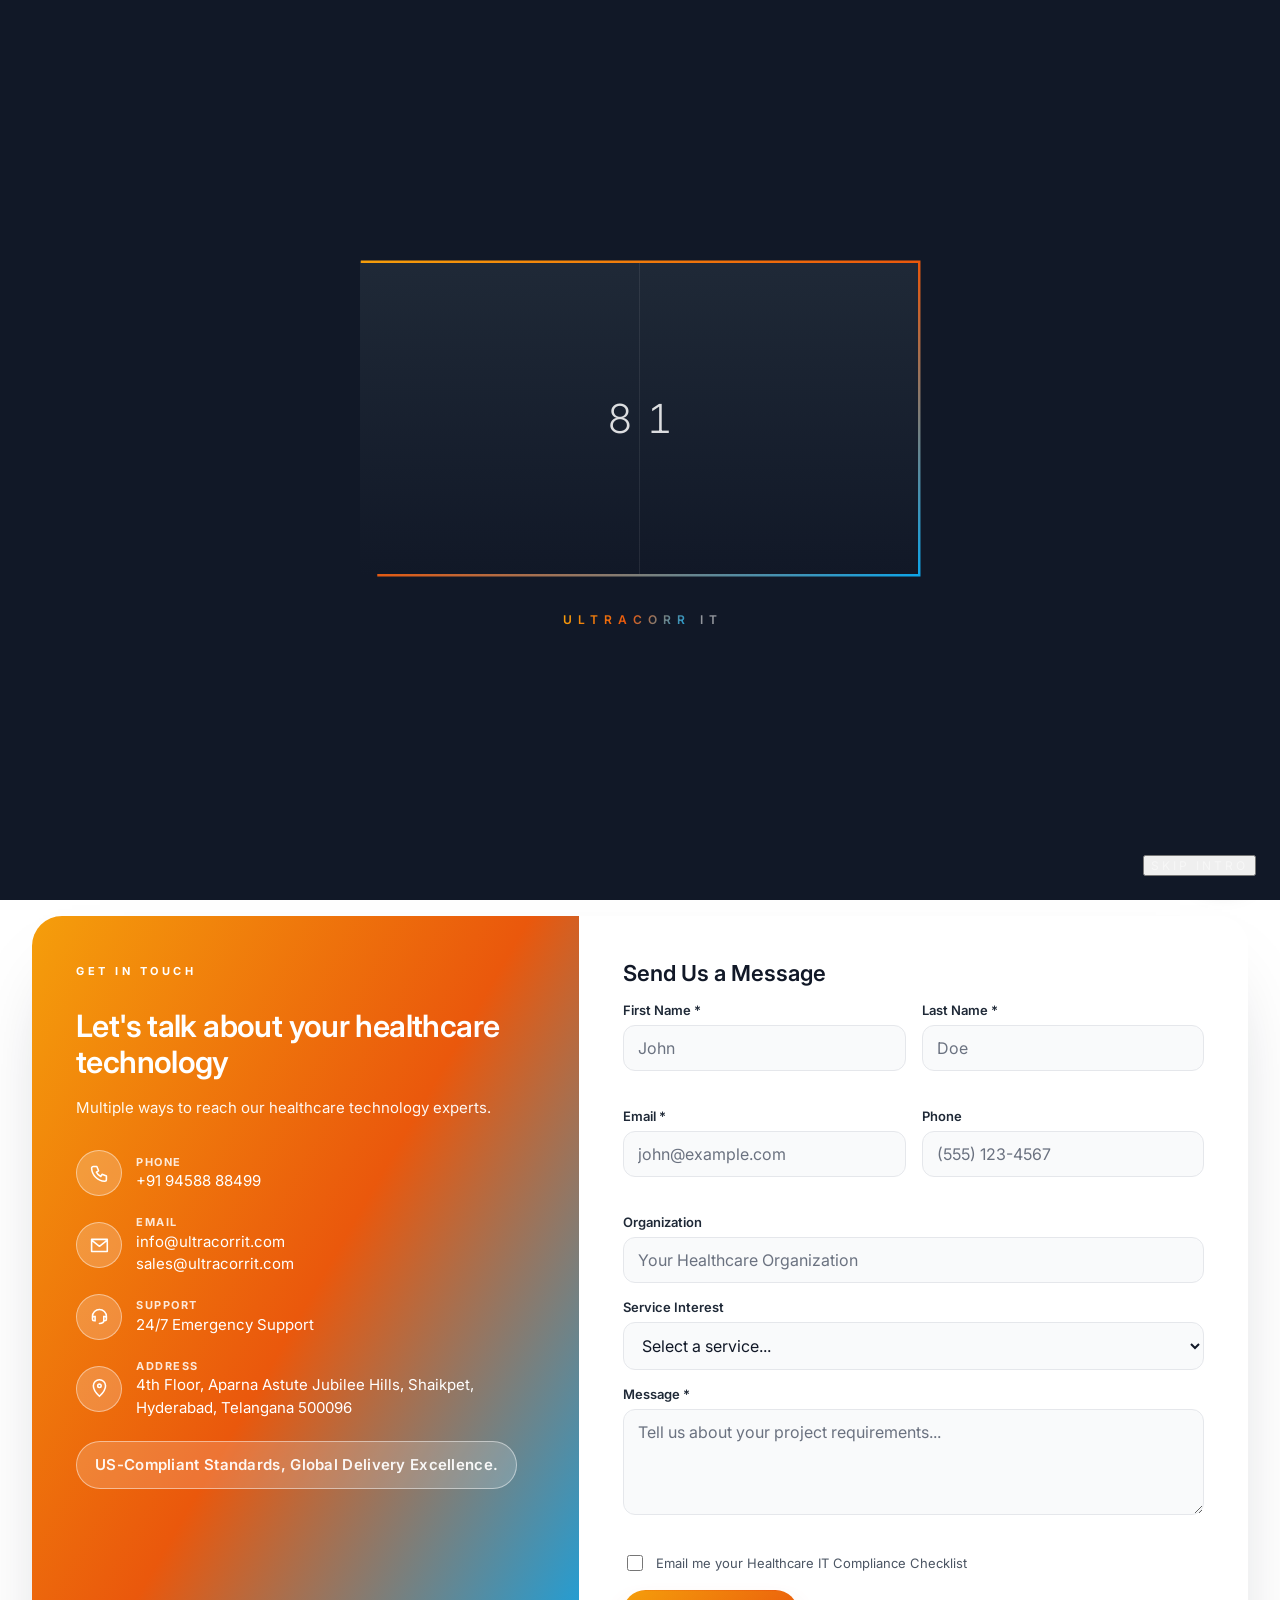
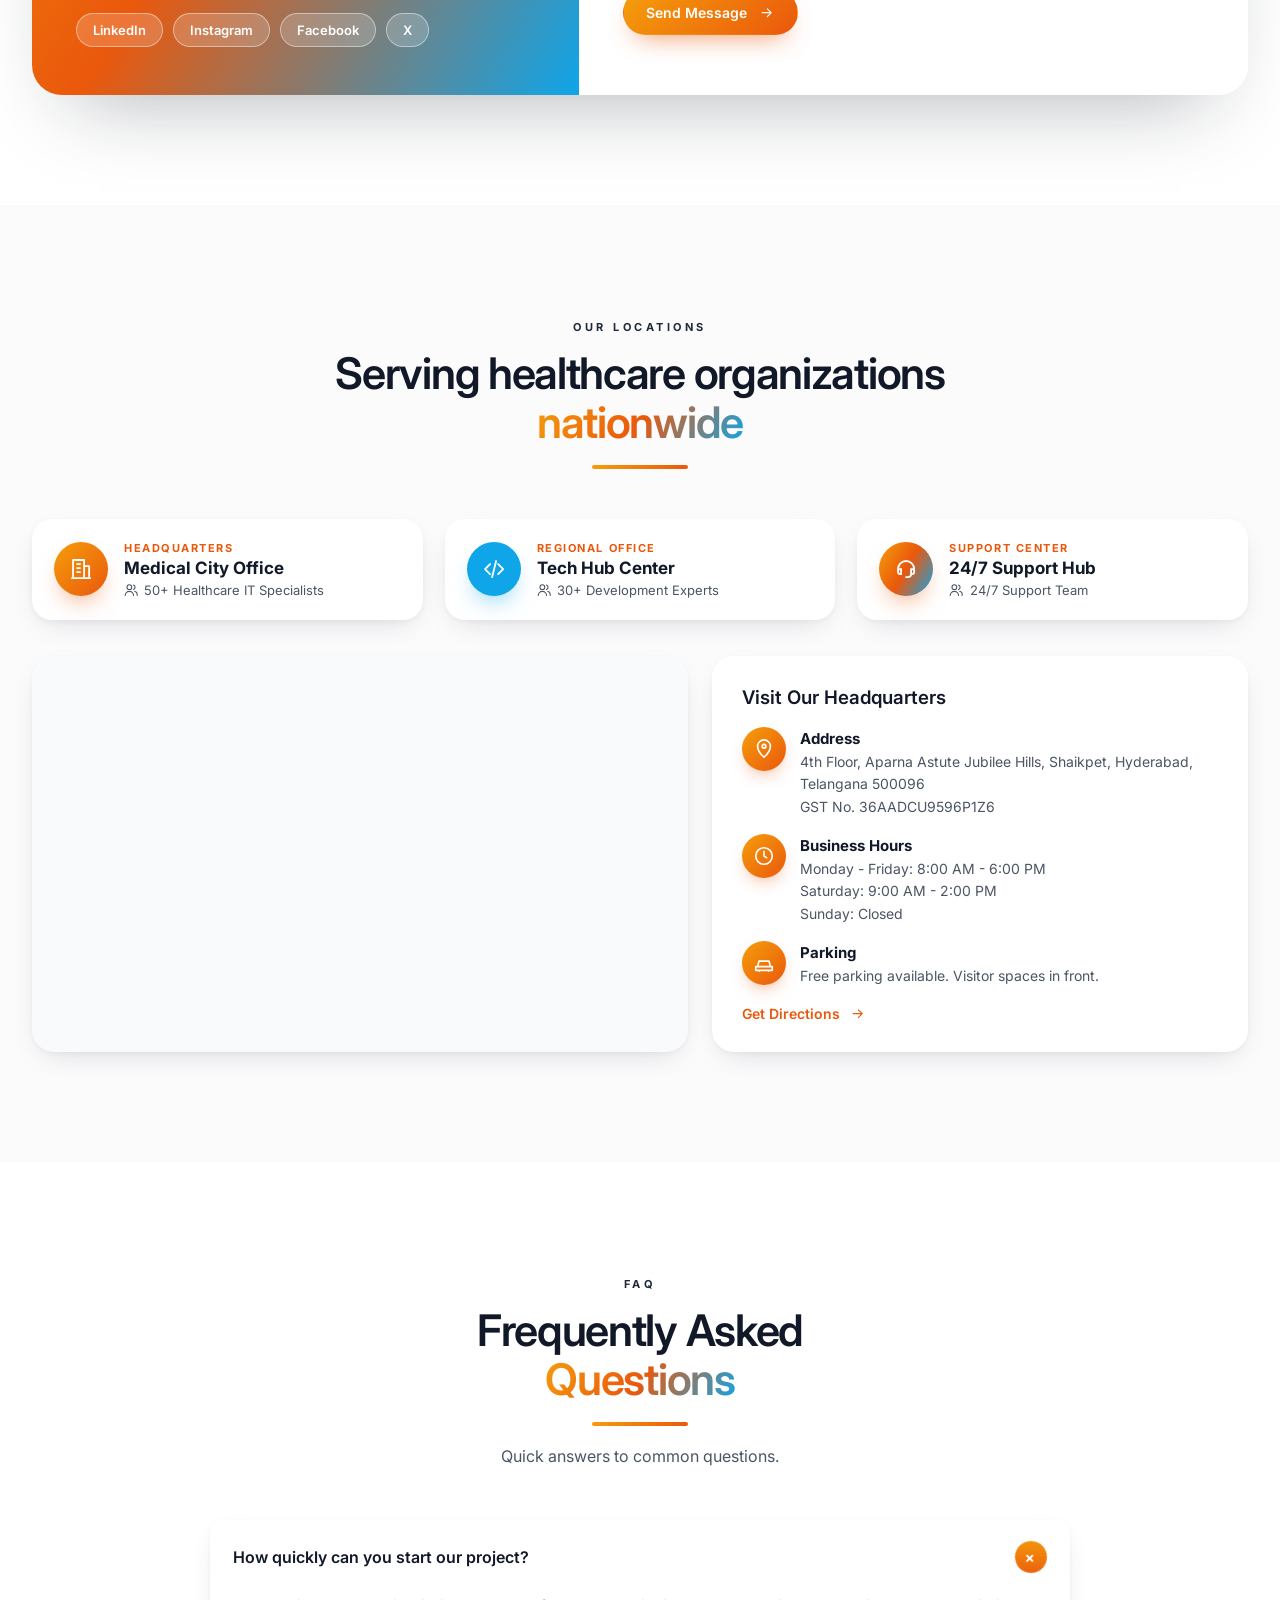
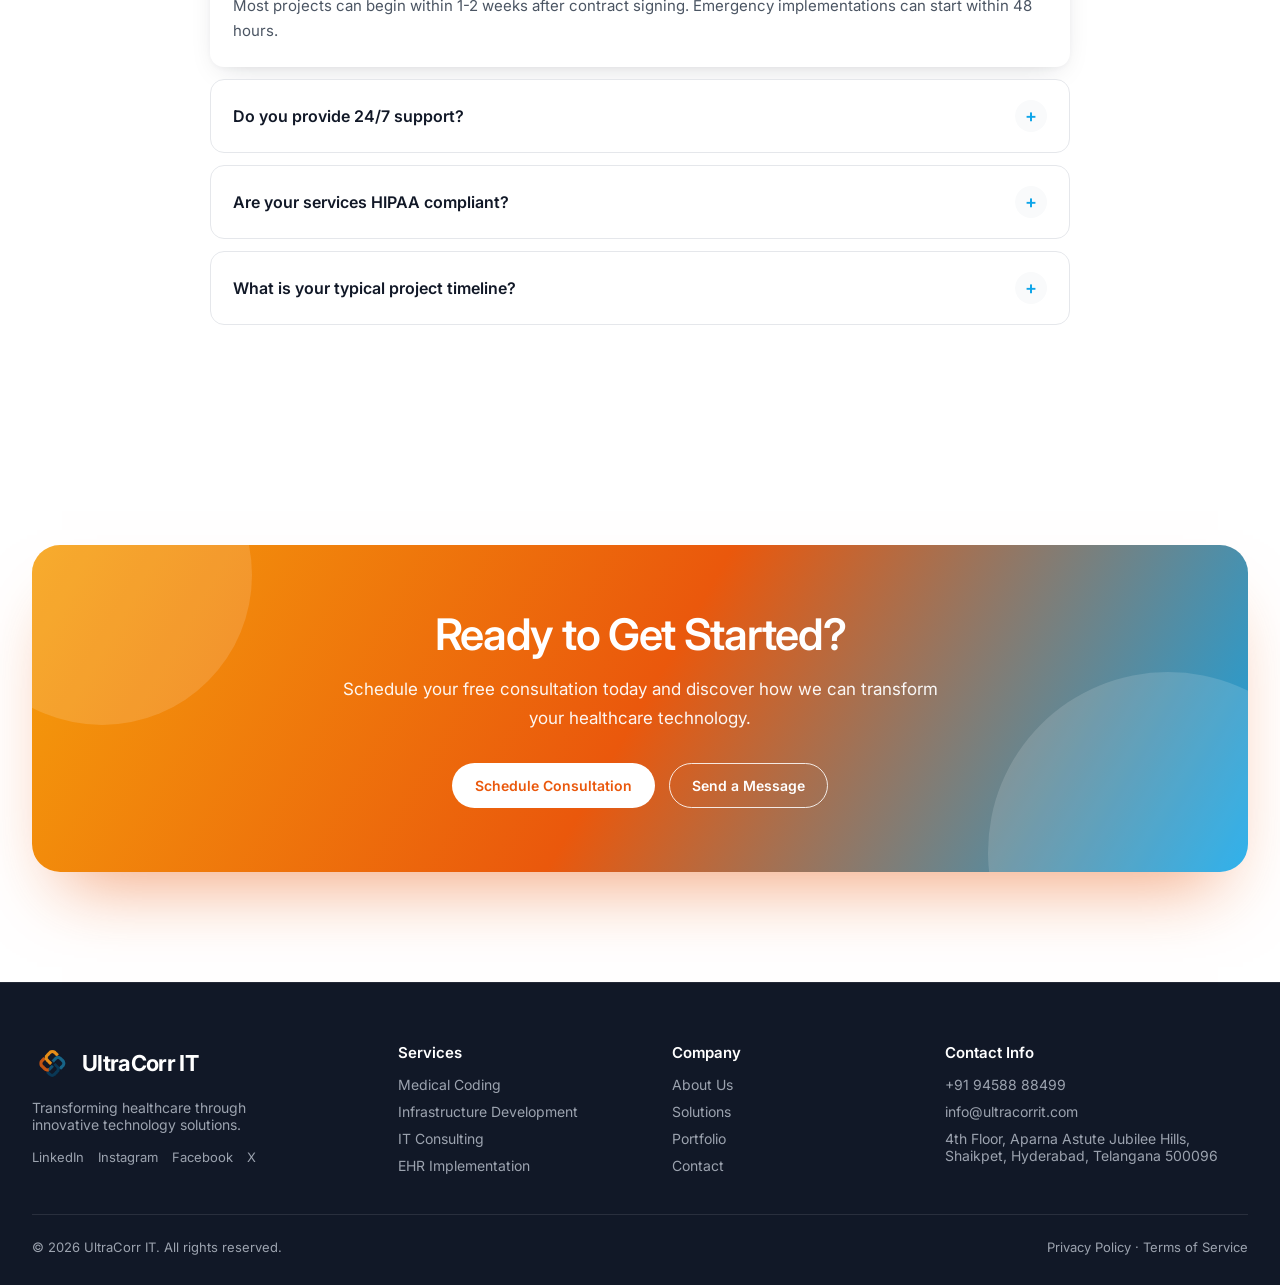
<file: immersive-site/contact.html>
<!DOCTYPE html>
<html lang="en">
<head>
<meta charset="utf-8">
<meta name="viewport" content="width=device-width, initial-scale=1">
<title>Contact Us - UltraCorr IT | Talk to a Healthcare Technology Expert</title>
<meta name="description" content="Call, email, chat or book a free 30-minute video consultation with UltraCorr IT in Hyderabad. 24/7 support for enterprise clients.">
<meta name="theme-color" content="#111827">
<link rel="icon" href="assets/img/favicon.svg" type="image/svg+xml">
<link rel="preconnect" href="https://fonts.googleapis.com">
<link rel="preconnect" href="https://fonts.gstatic.com" crossorigin>
<link rel="stylesheet" href="https://fonts.googleapis.com/css2?family=Inter:wght@400;500;600;700;800&amp;display=swap">
<link rel="stylesheet" href="assets/css/styles.css?v=34">
<script>
  // "js" turns on the scroll animations. "intro" shows the loading screen once per
  // browser session (add ?intro to a URL to see it again); skipped for reduced motion.
  document.documentElement.classList.add('js');
  (function () {
    var force = /[?&]intro\b/.test(location.search), seen = false;
    try { seen = sessionStorage.getItem('ucIntroSeen') === '1'; } catch (e) {}
    var reduce = window.matchMedia && matchMedia('(prefers-reduced-motion: reduce)').matches;
    if (force || (!seen && !reduce)) document.documentElement.classList.add('intro');
  })();
</script>
</head>
<body>

<!-- Loading screen -->
<div id="intro" role="status" aria-label="Loading UltraCorr IT">
  <div class="intro-floor"></div>
  <div class="intro-stage">
    <div class="intro-light"></div>
    <div class="intro-leaf left"></div>
    <div class="intro-leaf right"></div>
    <svg class="intro-frame" viewBox="0 0 320 180" preserveAspectRatio="none" aria-hidden="true">
      <defs>
        <linearGradient id="introStroke" x1="0" y1="0" x2="1" y2="1">
          <stop offset="0" stop-color="#f59e0b"/>
          <stop offset=".5" stop-color="#ea580c"/>
          <stop offset="1" stop-color="#0ea5e9"/>
        </linearGradient>
      </defs>
      <rect x="1" y="1" width="318" height="178" fill="none" stroke="url(#introStroke)" stroke-width="1.4" pathLength="100" stroke-dasharray="100" stroke-dashoffset="100"/>
    </svg>
    <div class="intro-count">00</div>
  </div>
  <p class="intro-caption"><b class="gradient-text">UltraCorr</b> IT</p>
  <button type="button" class="intro-skip">Skip intro</button>
</div>
<script src="assets/js/intro.js?v=34"></script>

<!-- Icon set -->
<svg width="0" height="0" style="position:absolute" aria-hidden="true">
  <symbol id="i-arrow" viewBox="0 0 24 24"><path d="M5 12h14M13 6l6 6-6 6" fill="none" stroke="currentColor" stroke-width="1.8" stroke-linecap="round" stroke-linejoin="round"/></symbol>
  <symbol id="i-plus" viewBox="0 0 24 24"><path d="M9 3h6v6h6v6h-6v6H9v-6H3V9h6z" fill="none" stroke="currentColor" stroke-width="1.8" stroke-linejoin="round"/></symbol>
  <symbol id="i-code" viewBox="0 0 24 24"><path d="M8 7l-5 5 5 5M16 7l5 5-5 5M14 4l-4 16" fill="none" stroke="currentColor" stroke-width="1.8" stroke-linecap="round" stroke-linejoin="round"/></symbol>
  <symbol id="i-file" viewBox="0 0 24 24"><path d="M14 3H6v18h12V7zM14 3v4h4M9 12h6M9 16h6" fill="none" stroke="currentColor" stroke-width="1.8" stroke-linecap="round" stroke-linejoin="round"/></symbol>
  <symbol id="i-monitor" viewBox="0 0 24 24"><path d="M3 4h18v12H3zM8 20h8M12 16v4M8 10l2 2 4-4" fill="none" stroke="currentColor" stroke-width="1.8" stroke-linecap="round" stroke-linejoin="round"/></symbol>
  <symbol id="i-cloud" viewBox="0 0 24 24"><path d="M7 18a4 4 0 0 1-.6-7.96A6 6 0 0 1 18 9a4.5 4.5 0 0 1-.5 9z" fill="none" stroke="currentColor" stroke-width="1.8" stroke-linejoin="round"/></symbol>
  <symbol id="i-server" viewBox="0 0 24 24"><path d="M4 4h16v6H4zM4 14h16v6H4zM8 7h.01M8 17h.01" fill="none" stroke="currentColor" stroke-width="1.8" stroke-linecap="round" stroke-linejoin="round"/></symbol>
  <symbol id="i-shield" viewBox="0 0 24 24"><path d="M12 3l8 3v6c0 5-3.5 8-8 9-4.5-1-8-4-8-9V6z M9 12l2 2 4-4" fill="none" stroke="currentColor" stroke-width="1.8" stroke-linecap="round" stroke-linejoin="round"/></symbol>
  <symbol id="i-star" viewBox="0 0 24 24"><path d="M12 3l2.7 5.6 6.1.9-4.4 4.3 1 6.1L12 17l-5.4 2.9 1-6.1-4.4-4.3 6.1-.9z" fill="none" stroke="currentColor" stroke-width="1.8" stroke-linejoin="round"/></symbol>
  <symbol id="i-target" viewBox="0 0 24 24"><path d="M12 21a9 9 0 1 1 9-9M12 17a5 5 0 1 1 5-5M12 12l7-7M16 5h3v3" fill="none" stroke="currentColor" stroke-width="1.8" stroke-linecap="round" stroke-linejoin="round"/></symbol>
  <symbol id="i-headset" viewBox="0 0 24 24"><path d="M4 15v-3a8 8 0 0 1 16 0v3M4 15a2 2 0 0 0 2 2h1v-5H6a2 2 0 0 0-2 2zM20 15a2 2 0 0 1-2 2h-1v-5h1a2 2 0 0 1 2 2zM17 17c0 2-2 3-5 3" fill="none" stroke="currentColor" stroke-width="1.8" stroke-linecap="round"/></symbol>
  <symbol id="i-award" viewBox="0 0 24 24"><path d="M12 15a6 6 0 1 0 0-12 6 6 0 0 0 0 12zM8.5 14l-1.5 7 5-3 5 3-1.5-7" fill="none" stroke="currentColor" stroke-width="1.8" stroke-linejoin="round"/></symbol>
  <symbol id="i-records" viewBox="0 0 24 24"><path d="M4 6c0-1.7 3.6-3 8-3s8 1.3 8 3-3.6 3-8 3-8-1.3-8-3zM4 6v6c0 1.7 3.6 3 8 3s8-1.3 8-3V6M4 12v6c0 1.7 3.6 3 8 3s8-1.3 8-3v-6" fill="none" stroke="currentColor" stroke-width="1.8"/></symbol>
  <symbol id="i-hospital" viewBox="0 0 24 24"><path d="M3 21h18M5 21V7h14v14M10 21v-4h4v4M12 9v4M10 11h4" fill="none" stroke="currentColor" stroke-width="1.8" stroke-linecap="round" stroke-linejoin="round"/></symbol>
  <symbol id="i-clinic" viewBox="0 0 24 24"><path d="M3 11l9-7 9 7M5 10v11h14V10M12 12v5M9.5 14.5h5" fill="none" stroke="currentColor" stroke-width="1.8" stroke-linecap="round" stroke-linejoin="round"/></symbol>
  <symbol id="i-home" viewBox="0 0 24 24"><path d="M3 12l9-8 9 8M5 10v10h14V10M9 20v-6h6v6" fill="none" stroke="currentColor" stroke-width="1.8" stroke-linecap="round" stroke-linejoin="round"/></symbol>
  <symbol id="i-check" viewBox="0 0 24 24"><path d="M5 12l5 5 9-10" fill="none" stroke="currentColor" stroke-width="2" stroke-linecap="round" stroke-linejoin="round"/></symbol>
  <symbol id="i-phone" viewBox="0 0 24 24"><path d="M5 4h4l2 5-2.5 1.5a11 11 0 0 0 5 5L15 13l5 2v4a2 2 0 0 1-2 2A16 16 0 0 1 3 6a2 2 0 0 1 2-2z" fill="none" stroke="currentColor" stroke-width="1.8" stroke-linejoin="round"/></symbol>
  <symbol id="i-mail" viewBox="0 0 24 24"><path d="M3 5h18v14H3zM3 6l9 7 9-7" fill="none" stroke="currentColor" stroke-width="1.8" stroke-linejoin="round"/></symbol>
  <symbol id="i-pin" viewBox="0 0 24 24"><path d="M12 21s-7-6.2-7-12a7 7 0 0 1 14 0c0 5.8-7 12-7 12zM12 11a2 2 0 1 0 0-4 2 2 0 0 0 0 4z" fill="none" stroke="currentColor" stroke-width="1.8"/></symbol>
  <symbol id="i-clock" viewBox="0 0 24 24"><path d="M12 21a9 9 0 1 0 0-18 9 9 0 0 0 0 18zM12 7v5l3 2" fill="none" stroke="currentColor" stroke-width="1.8" stroke-linecap="round"/></symbol>
  <symbol id="i-eye" viewBox="0 0 24 24"><g fill="none" stroke="currentColor" stroke-width="1.8" stroke-linecap="round" stroke-linejoin="round"><path d="M2 12s3.5-7 10-7 10 7 10 7-3.5 7-10 7S2 12 2 12zM12 15a3 3 0 1 0 0-6 3 3 0 0 0 0 6z"/></g></symbol>
  <symbol id="i-flag" viewBox="0 0 24 24"><g fill="none" stroke="currentColor" stroke-width="1.8" stroke-linecap="round" stroke-linejoin="round"><path d="M5 21V4M5 4h11l-2 4 2 4H5"/></g></symbol>
  <symbol id="i-users" viewBox="0 0 24 24"><g fill="none" stroke="currentColor" stroke-width="1.8" stroke-linecap="round" stroke-linejoin="round"><path d="M9 11a4 4 0 1 0 0-8 4 4 0 0 0 0 8zM2 21a7 7 0 0 1 14 0M16 3.5a4 4 0 0 1 0 7.5M18 14a6 6 0 0 1 4 7"/></g></symbol>
  <symbol id="i-trophy" viewBox="0 0 24 24"><g fill="none" stroke="currentColor" stroke-width="1.8" stroke-linecap="round" stroke-linejoin="round"><path d="M8 4h8v5a4 4 0 0 1-8 0zM8 6H4a3 3 0 0 0 4 4M16 6h4a3 3 0 0 1-4 4M12 13v4M8 21h8M9 17h6"/></g></symbol>
  <symbol id="i-chart" viewBox="0 0 24 24"><g fill="none" stroke="currentColor" stroke-width="1.8" stroke-linecap="round" stroke-linejoin="round"><path d="M4 20V10M10 20V4M16 20v-7M22 20H2"/></g></symbol>
  <symbol id="i-video" viewBox="0 0 24 24"><g fill="none" stroke="currentColor" stroke-width="1.8" stroke-linecap="round" stroke-linejoin="round"><path d="M3 6h12v12H3zM15 10l6-3v10l-6-3"/></g></symbol>
  <symbol id="i-chat" viewBox="0 0 24 24"><g fill="none" stroke="currentColor" stroke-width="1.8" stroke-linecap="round" stroke-linejoin="round"><path d="M4 5h16v11H9l-5 4z"/></g></symbol>
  <symbol id="i-database" viewBox="0 0 24 24"><g fill="none" stroke="currentColor" stroke-width="1.8" stroke-linecap="round" stroke-linejoin="round"><path d="M4 6c0-1.7 3.6-3 8-3s8 1.3 8 3-3.6 3-8 3-8-1.3-8-3zM4 6v12c0 1.7 3.6 3 8 3s8-1.3 8-3V6"/></g></symbol>
  <symbol id="i-mobile" viewBox="0 0 24 24"><g fill="none" stroke="currentColor" stroke-width="1.8" stroke-linecap="round" stroke-linejoin="round"><path d="M7 2h10v20H7zM11 18h2"/></g></symbol>
  <symbol id="i-brain" viewBox="0 0 24 24"><g fill="none" stroke="currentColor" stroke-width="1.8" stroke-linecap="round" stroke-linejoin="round"><path d="M9 4a3 3 0 0 0-3 3 3 3 0 0 0-2 5 3 3 0 0 0 2 5 3 3 0 0 0 6 1V5a3 3 0 0 0-3-1zM15 4a3 3 0 0 1 3 3 3 3 0 0 1 2 5 3 3 0 0 1-2 5 3 3 0 0 1-6 1"/></g></symbol>
  <symbol id="i-plug" viewBox="0 0 24 24"><g fill="none" stroke="currentColor" stroke-width="1.8" stroke-linecap="round" stroke-linejoin="round"><path d="M9 2v6M15 2v6M6 8h12v3a6 6 0 0 1-12 0zM12 17v5"/></g></symbol>
  <symbol id="i-layers" viewBox="0 0 24 24"><g fill="none" stroke="currentColor" stroke-width="1.8" stroke-linecap="round" stroke-linejoin="round"><path d="M12 3l9 5-9 5-9-5zM3 13l9 5 9-5M3 17l9 5 9-5"/></g></symbol>
  <symbol id="i-cube" viewBox="0 0 24 24"><g fill="none" stroke="currentColor" stroke-width="1.8" stroke-linecap="round" stroke-linejoin="round"><path d="M12 2l9 5v10l-9 5-9-5V7zM12 12l9-5M12 12v10M12 12L3 7"/></g></symbol>
  <symbol id="i-building" viewBox="0 0 24 24"><g fill="none" stroke="currentColor" stroke-width="1.8" stroke-linecap="round" stroke-linejoin="round"><path d="M4 21V3h11v18M15 9h5v12M8 7h3M8 11h3M8 15h3M3 21h18"/></g></symbol>
  <symbol id="i-dollar" viewBox="0 0 24 24"><g fill="none" stroke="currentColor" stroke-width="1.8" stroke-linecap="round" stroke-linejoin="round"><path d="M12 2v20M17 6H9.5a3.5 3.5 0 0 0 0 7h5a3.5 3.5 0 0 1 0 7H6"/></g></symbol>
  <symbol id="i-search" viewBox="0 0 24 24"><g fill="none" stroke="currentColor" stroke-width="1.8" stroke-linecap="round" stroke-linejoin="round"><path d="M11 18a7 7 0 1 0 0-14 7 7 0 0 0 0 14zM21 21l-5-5"/></g></symbol>
  <symbol id="i-box" viewBox="0 0 24 24"><g fill="none" stroke="currentColor" stroke-width="1.8" stroke-linecap="round" stroke-linejoin="round"><path d="M3 7l9-4 9 4v10l-9 4-9-4zM3 7l9 4 9-4M12 11v10"/></g></symbol>
  <symbol id="i-car" viewBox="0 0 24 24"><g fill="none" stroke="currentColor" stroke-width="1.8" stroke-linecap="round" stroke-linejoin="round"><path d="M5 16l1.5-6h11L19 16M3 16h18v4H3zM7 20v1M17 20v1"/></g></symbol>
  <symbol id="i-heart" viewBox="0 0 24 24"><g fill="none" stroke="currentColor" stroke-width="1.8" stroke-linecap="round" stroke-linejoin="round"><path d="M12 20s-8-5-8-11a4.5 4.5 0 0 1 8-2.8A4.5 4.5 0 0 1 20 9c0 6-8 11-8 11z"/></g></symbol>
  <symbol id="i-coins" viewBox="0 0 24 24"><g fill="none" stroke="currentColor" stroke-width="1.8" stroke-linecap="round" stroke-linejoin="round"><path d="M8 8c0-1.7 2.7-3 6-3s6 1.3 6 3-2.7 3-6 3-6-1.3-6-3zM8 8v4c0 1.7 2.7 3 6 3s6-1.3 6-3V8M4 12c0 1.7 2.7 3 6 3M4 12v4c0 1.7 2.7 3 6 3"/></g></symbol>
  <symbol id="i-file-contract" viewBox="0 0 24 24"><g fill="none" stroke="currentColor" stroke-width="1.8" stroke-linecap="round" stroke-linejoin="round"><path d="M14 3H6v18h12V7zM14 3v4h4M9 13h6M9 17h4"/></g></symbol>
  <symbol id="i-user-shield" viewBox="0 0 24 24"><g fill="none" stroke="currentColor" stroke-width="1.8" stroke-linecap="round" stroke-linejoin="round"><path d="M12 3l8 3v6c0 5-3.5 8-8 9-4.5-1-8-4-8-9V6zM12 12a2.5 2.5 0 1 0 0-5 2.5 2.5 0 0 0 0 5zM8 16a4 4 0 0 1 8 0"/></g></symbol>
</svg>

<a class="skip-link" href="#main">Skip to content</a>
<div class="scroll-progress" aria-hidden="true"></div>

<header class="site-header" id="top">
  <div class="wrap nav">
    <a class="brand" href="index.html" aria-label="UltraCorr IT home">
      <img class="brand-logo" src="assets/img/logo.png" alt="" width="40" height="40">
      <span class="brand-text">UltraCorr IT</span>
    </a>
    <nav class="links" aria-label="Main">
      <a href="index.html">Home</a>
      <a href="about.html">About</a>
      <a href="services.html">Services</a>
      <a href="solutions.html">Solutions</a>
      <a href="portfolio.html">Portfolio</a>
      <a href="contact.html" class="is-current" aria-current="page">Contact</a>
    </nav>
    <div class="nav-actions">
      <button class="pill pill-outline" type="button" data-open-modal>Get a Quote <svg class="ico"><use href="#i-arrow"/></svg></button>
      <button class="menu" id="menu" type="button" aria-label="Open menu" aria-expanded="false" aria-controls="menuPanel"><span></span><span></span><span></span></button>
    </div>
  </div>
  <div class="menu-panel" id="menuPanel">
    <nav aria-label="All pages">
      <a href="index.html">Home</a><a href="about.html">About</a><a href="services.html">Services</a><a href="solutions.html">Solutions</a><a href="portfolio.html">Portfolio</a><a href="contact.html">Contact</a><a href="privacy.html">Privacy Policy</a><a href="terms.html">Terms of Service</a>
    </nav>
    <div class="menu-contact">
      <a href="tel:+919458888499"><svg class="ico"><use href="#i-phone"/></svg> +91 94588 88499</a>
      <a href="mailto:info@ultracorrit.com"><svg class="ico"><use href="#i-mail"/></svg> info@ultracorrit.com</a>
    </div>
  </div>
</header>

<main id="main">

  <div class="bubbles" aria-hidden="true"><span class="ct-bub b-amber" style="--x:32.1%;--s:7px;--d:22.3s;--dl:-1.1s;--sw:-24px"></span><span class="ct-bub b-orange" style="--x:6.6%;--s:8px;--d:16.6s;--dl:-7.2s;--sw:-20px"></span><span class="ct-bub b-sky" style="--x:53.9%;--s:5px;--d:29.2s;--dl:-3.6s;--sw:-30px"></span><span class="ct-bub b-amber" style="--x:57.0%;--s:5px;--d:25.2s;--dl:-10.0s;--sw:-15px"></span><span class="ct-bub b-orange" style="--x:83.4%;--s:10px;--d:22.7s;--dl:-12.3s;--sw:29px"></span><span class="ct-bub b-sky" style="--x:66.5%;--s:6px;--d:25.3s;--dl:-16.2s;--sw:17px"></span><span class="ct-bub b-amber" style="--x:69.4%;--s:5px;--d:25.9s;--dl:-12.9s;--sw:34px"></span><span class="ct-bub b-orange" style="--x:45.7%;--s:18px;--d:21.8s;--dl:-5.4s;--sw:-32px"></span><span class="ct-bub b-sky" style="--x:24.4%;--s:10px;--d:24.4s;--dl:-21.4s;--sw:21px"></span><span class="ct-bub b-amber" style="--x:95.1%;--s:6px;--d:24.2s;--dl:-4.0s;--sw:18px"></span><span class="ct-bub b-orange" style="--x:47.9%;--s:5px;--d:31.4s;--dl:-2.4s;--sw:23px"></span><span class="ct-bub b-sky" style="--x:34.6%;--s:18px;--d:25.3s;--dl:-11.5s;--sw:-39px"></span><span class="ct-bub b-amber" style="--x:46.5%;--s:6px;--d:17.0s;--dl:-11.9s;--sw:21px"></span><span class="ct-bub b-orange" style="--x:38.0%;--s:12px;--d:16.4s;--dl:-7.6s;--sw:-30px"></span><span class="ct-bub b-sky" style="--x:48.4%;--s:8px;--d:28.3s;--dl:-3.7s;--sw:-24px"></span><span class="ct-bub b-amber" style="--x:89.0%;--s:18px;--d:17.3s;--dl:-7.8s;--sw:37px"></span><span class="ct-bub b-orange" style="--x:79.7%;--s:10px;--d:27.3s;--dl:-26.9s;--sw:39px"></span><span class="ct-bub b-sky" style="--x:15.5%;--s:7px;--d:18.4s;--dl:-12.1s;--sw:-27px"></span><span class="ct-bub b-amber" style="--x:57.6%;--s:10px;--d:20.5s;--dl:-3.0s;--sw:30px"></span><span class="ct-bub b-orange" style="--x:31.6%;--s:7px;--d:27.0s;--dl:-13.9s;--sw:-26px"></span><span class="ct-bub b-sky" style="--x:84.6%;--s:14px;--d:22.4s;--dl:-8.8s;--sw:30px"></span><span class="ct-bub b-amber" style="--x:7.0%;--s:6px;--d:31.8s;--dl:-14.0s;--sw:-23px"></span><span class="ct-bub b-orange" style="--x:6.0%;--s:5px;--d:25.1s;--dl:-13.5s;--sw:30px"></span><span class="ct-bub b-sky" style="--x:7.8%;--s:8px;--d:25.8s;--dl:-3.8s;--sw:39px"></span><span class="ct-bub b-amber" style="--x:58.8%;--s:18px;--d:18.0s;--dl:-15.3s;--sw:26px"></span><span class="ct-bub b-orange" style="--x:30.9%;--s:7px;--d:17.6s;--dl:-6.0s;--sw:26px"></span><span class="ct-bub b-sky" style="--x:67.4%;--s:5px;--d:19.3s;--dl:-18.4s;--sw:18px"></span><span class="ct-bub b-amber" style="--x:53.1%;--s:5px;--d:28.1s;--dl:-8.4s;--sw:-32px"></span></div>
  <section class="hero ct-hero" aria-labelledby="page-title">
    <div class="wrap">
      <div class="hero-copy ct-copy">
        <nav class="crumbs" aria-label="Breadcrumb"><a href="index.html">Home</a><span class="sep">/</span><span aria-current="page">Contact</span></nav>
        <span class="eyebrow">Contact Us</span>
        <h1 id="page-title" class="kinetic"><span class="line"><span class="word">Ready to Transform Your</span></span> <span class="line"><span class="word">Healthcare Technology?</span></span> <span class="line"><span class="word gradient-text">Let's Start the Conversation</span></span></h1>
        <p class="hero-intro">Talk to our healthcare technology experts by phone, email, live chat or a free video consultation.</p>
      </div>
      <ul class="ct-quick" id="methods"><li class="reveal"><article class="ct-card" style="--f:0"><span class="ct-ico"><svg class="ico"><use href="#i-phone"/></svg></span><h3>Call Us</h3><p>Speak directly with our experts</p><a class="ct-link" href="tel:+919458888499">+91 94588 88499</a><small>Mon-Fri: 8AM-6PM EST</small></article></li><li class="reveal"><article class="ct-card" style="--f:1"><span class="ct-ico"><svg class="ico"><use href="#i-mail"/></svg></span><h3>Email Us</h3><p>Send us your detailed requirements</p><a class="ct-link" href="mailto:info@ultracorrit.com">info@ultracorrit.com</a><small>Response within 2 hours</small></article></li><li class="reveal"><article class="ct-card" style="--f:2"><span class="ct-ico"><svg class="ico"><use href="#i-chat"/></svg></span><h3>Live Chat</h3><p>Instant support from our team</p><button class="pill pill-ghost" type="button">Start Chat</button><small>Available 24/7</small></article></li><li class="reveal"><article class="ct-card" style="--f:3"><span class="ct-ico"><svg class="ico"><use href="#i-video"/></svg></span><h3>Video Consultation</h3><p>Face-to-face virtual meetings</p><button class="pill pill-dark" type="button">Schedule Call</button><small>Free 30-min consultation</small></article></li></ul>
    </div>
  </section>

  <section class="section ct-section" id="message">
    <div class="wrap">
      <div class="ct-split reveal">
        <aside class="ct-panel">
          <span class="ct-ring r1"></span><span class="ct-ring r2"></span>
          <span class="ct-eyebrow">Get In Touch</span>
          <h2>Let's talk about your healthcare technology</h2>
          <p>Multiple ways to reach our healthcare technology experts.</p>
          <ul class="ct-details">
            <li><span class="ct-dico"><svg class="ico"><use href="#i-phone"/></svg></span><span><small>Phone</small><a href="tel:+919458888499">+91 94588 88499</a></span></li>
            <li><span class="ct-dico"><svg class="ico"><use href="#i-mail"/></svg></span><span><small>Email</small><a href="mailto:info@ultracorrit.com">info@ultracorrit.com</a><a href="mailto:sales@ultracorrit.com">sales@ultracorrit.com</a></span></li>
            <li><span class="ct-dico"><svg class="ico"><use href="#i-headset"/></svg></span><span><small>Support</small>24/7 Emergency Support</span></li>
            <li><span class="ct-dico"><svg class="ico"><use href="#i-pin"/></svg></span><span><small>Address</small>4th Floor, Aparna Astute Jubilee Hills, Shaikpet, Hyderabad, Telangana 500096</span></li>
          </ul>
          <p class="contact-tagline">US-Compliant Standards, Global Delivery Excellence.</p>
          <div class="ct-social"><a href="https://www.linkedin.com/company/ultracorrit" target="_blank" rel="noopener">LinkedIn</a><a href="https://www.instagram.com/ultracorrit_official/" target="_blank" rel="noopener">Instagram</a><a href="https://www.facebook.com/share/1C6ptisg1m/" target="_blank" rel="noopener">Facebook</a><a href="https://x.com/ultracorrit" target="_blank" rel="noopener">X</a></div>
        </aside>
        <form class="contact-form ct-form" id="contactForm" novalidate>
        <h3 class="form-title">Send Us a Message</h3>
        <div class="field-row">
          <div class="field"><label for="firstName">First Name *</label><input id="firstName" name="firstName" autocomplete="given-name" required placeholder="John"><span class="field-error" id="firstName-error"></span></div>
          <div class="field"><label for="lastName">Last Name *</label><input id="lastName" name="lastName" autocomplete="family-name" required placeholder="Doe"><span class="field-error" id="lastName-error"></span></div>
        </div>
        <div class="field-row">
          <div class="field"><label for="email">Email *</label><input id="email" name="email" type="email" autocomplete="email" required placeholder="john@example.com"><span class="field-error" id="email-error"></span></div>
          <div class="field"><label for="phone">Phone</label><input id="phone" name="phone" type="tel" autocomplete="tel" placeholder="(555) 123-4567"><span class="field-error" id="phone-error"></span></div>
        </div>
        <div class="field"><label for="organization">Organization</label><input id="organization" name="organization" autocomplete="organization" placeholder="Your Healthcare Organization"></div>
        <div class="field">
          <label for="interest">Service Interest</label>
          <select id="interest" name="interest">
            <option value="">Select a service...</option>
            <option>Medical Coding Services</option>
            <option>Infrastructure Development</option>
            <option>IT Development Services</option>
            <option>EHR Implementation</option>
            <option>Consulting Services</option>
            <option>Other</option>
          </select>
        </div>
        <div class="field"><label for="message">Message *</label><textarea id="message" name="message" required rows="4" placeholder="Tell us about your project requirements..."></textarea><span class="field-error" id="message-error"></span></div>
        <label class="check" for="newsletter"><input type="checkbox" id="newsletter" name="newsletter" value="Yes"> Email me your Healthcare IT Compliance Checklist</label>
        <div class="hp" aria-hidden="true"><label for="website">Leave this empty</label><input id="website" name="_honey" tabindex="-1" autocomplete="off"></div>
        <button class="pill pill-brand submit" type="submit"><span class="btn-label">Send Message</span> <svg class="ico"><use href="#i-arrow"/></svg></button>
        <p class="form-msg" role="status" aria-live="polite"></p>
      </form>
      </div>
    </div>
  </section>

  <section class="section ct-section ct-soft" id="visit">
    <div class="wrap">
      <div class="section-head" style="margin-inline:auto;text-align:center">
        <span class="eyebrow">Our Locations</span>
        <h2 class="split-heading"><span class="line">Serving healthcare organizations</span> <span class="line"><span class="gradient-text">nationwide</span></span></h2>
      </div>
      <ul class="ct-offices"><li class="reveal"><div class="ct-office" style="--f:0"><span class="ct-ico"><svg class="ico"><use href="#i-building"/></svg></span><span><small>Headquarters</small><b>Medical City Office</b><em><svg class="ico"><use href="#i-users"/></svg>50+ Healthcare IT Specialists</em></span></div></li><li class="reveal"><div class="ct-office" style="--f:1"><span class="ct-ico"><svg class="ico"><use href="#i-code"/></svg></span><span><small>Regional Office</small><b>Tech Hub Center</b><em><svg class="ico"><use href="#i-users"/></svg>30+ Development Experts</em></span></div></li><li class="reveal"><div class="ct-office" style="--f:2"><span class="ct-ico"><svg class="ico"><use href="#i-headset"/></svg></span><span><small>Support Center</small><b>24/7 Support Hub</b><em><svg class="ico"><use href="#i-users"/></svg>24/7 Support Team</em></span></div></li></ul>
      <div class="ct-visit">
        <div class="map reveal"><iframe title="UltraCorr IT headquarters on Google Maps" src="https://www.google.com/maps?q=Aparna+Astute+Jubilee+Hills+Shaikpet+Hyderabad+Telangana+500096&amp;output=embed" loading="lazy" referrerpolicy="no-referrer-when-downgrade"></iframe></div>
        <div class="hq-card reveal">
          <h3>Visit Our Headquarters</h3>
          <ul style="display:grid;gap:16px">
            <li><span class="why-ico"><svg class="ico"><use href="#i-pin"/></svg></span><span><b>Address</b>4th Floor, Aparna Astute Jubilee Hills, Shaikpet, Hyderabad, Telangana 500096<br>GST No. 36AADCU9596P1Z6</span></li>
            <li><span class="why-ico"><svg class="ico"><use href="#i-clock"/></svg></span><span><b>Business Hours</b>Monday - Friday: 8:00 AM - 6:00 PM<br>Saturday: 9:00 AM - 2:00 PM<br>Sunday: Closed</span></li>
            <li><span class="why-ico"><svg class="ico"><use href="#i-car"/></svg></span><span><b>Parking</b>Free parking available. Visitor spaces in front.</span></li>
          </ul>
          <a class="text-link" href="https://www.google.com/maps/search/?api=1&amp;query=Aparna+Astute+Jubilee+Hills+Shaikpet+Hyderabad+Telangana+500096" target="_blank" rel="noopener">Get Directions <svg class="ico"><use href="#i-arrow"/></svg></a>
        </div>
      </div>
    </div>
  </section>

  <section class="section faq ct-section" id="faq">
    <div class="wrap ct-faq">
      <div class="section-head" style="margin-inline:auto;text-align:center">
        <span class="eyebrow">FAQ</span>
        <h2 class="split-heading"><span class="line">Frequently Asked</span> <span class="line"><span class="gradient-text">Questions</span></span></h2>
        <p class="reveal section-desc">Quick answers to common questions.</p>
      </div>
      <div class="faq-list"><details class="reveal" open><summary>How quickly can you start our project?<span class="faq-icon" aria-hidden="true">+</span></summary><p>Most projects can begin within 1-2 weeks after contract signing. Emergency implementations can start within 48 hours.</p></details><details class="reveal"><summary>Do you provide 24/7 support?<span class="faq-icon" aria-hidden="true">+</span></summary><p>Yes, we offer 24/7 support for all our enterprise clients and emergency support for all service levels.</p></details><details class="reveal"><summary>Are your services HIPAA compliant?<span class="faq-icon" aria-hidden="true">+</span></summary><p>Absolutely. All our services are fully HIPAA compliant, and we provide comprehensive compliance documentation.</p></details><details class="reveal"><summary>What is your typical project timeline?<span class="faq-icon" aria-hidden="true">+</span></summary><p>Project timelines vary based on scope. Medical coding setup: 2-4 weeks, EHR implementation: 3-6 months, custom development: 4-12 months.</p></details></div>
    </div>
  </section>

  <section class="section ct-section">
    <div class="wrap">
      <div class="cta-band reveal">
        <h2>Ready to Get Started?</h2>
        <p>Schedule your free consultation today and discover how we can transform your healthcare technology.</p>
        <div class="cta-actions"><button class="pill pill-white" type="button">Schedule Consultation</button><a class="pill pill-line" href="#message">Send a Message</a></div>
      </div>
    </div>
  </section>

</main>

<footer class="footer">
  <div class="wrap footer-grid">
    <div>
      <a class="brand" href="index.html" aria-label="UltraCorr IT home"><img class="brand-logo" src="assets/img/logo.png" alt="" width="40" height="40"><span class="brand-text">UltraCorr IT</span></a>
      <p class="footer-about">Transforming healthcare through innovative technology solutions.</p>
      <div class="socials">
        <a href="https://www.linkedin.com/company/ultracorrit" target="_blank" rel="noopener">LinkedIn</a>
        <a href="https://www.instagram.com/ultracorrit_official/" target="_blank" rel="noopener">Instagram</a>
        <a href="https://www.facebook.com/share/1C6ptisg1m/" target="_blank" rel="noopener">Facebook</a>
        <a href="https://x.com/ultracorrit" target="_blank" rel="noopener">X</a>
      </div>
    </div>
    <div><h3>Services</h3><ul><li><a href="services.html">Medical Coding</a></li><li><a href="services.html">Infrastructure Development</a></li><li><a href="services.html">IT Consulting</a></li><li><a href="services.html">EHR Implementation</a></li></ul></div>
    <div><h3>Company</h3><ul><li><a href="about.html">About Us</a></li><li><a href="solutions.html">Solutions</a></li><li><a href="portfolio.html">Portfolio</a></li><li><a href="contact.html">Contact</a></li></ul></div>
    <div><h3>Contact Info</h3><ul><li>+91 94588 88499</li><li>info@ultracorrit.com</li><li>4th Floor, Aparna Astute Jubilee Hills, Shaikpet, Hyderabad, Telangana 500096</li></ul></div>
    <div class="footer-bottom">
      <p>© <span id="year">2026</span> UltraCorr IT. All rights reserved.</p>
      <p><a href="privacy.html">Privacy Policy</a> · <a href="terms.html">Terms of Service</a></p>
    </div>
  </div>
</footer>

<div class="modal-backdrop" id="modal" hidden>
  <div class="modal" role="dialog" aria-modal="true" aria-labelledby="modalTitle">
    <div class="modal-head">
      <h2 id="modalTitle">Get a Quote</h2>
      <button class="close" type="button" data-close-modal>Close <span aria-hidden="true">✕</span></button>
    </div>
    <p class="modal-sub">Let's discuss how we can optimize your operations and enhance patient care.</p>
    <form class="contact-form" id="modalForm" novalidate>
      <div class="field-row">
        <div class="field"><label for="mFirstName">First Name *</label><input id="mFirstName" name="firstName" autocomplete="given-name" required><span class="field-error" id="mFirstName-error"></span></div>
        <div class="field"><label for="mLastName">Last Name *</label><input id="mLastName" name="lastName" autocomplete="family-name" required><span class="field-error" id="mLastName-error"></span></div>
      </div>
      <div class="field"><label for="mEmail">Email *</label><input id="mEmail" name="email" type="email" autocomplete="email" required><span class="field-error" id="mEmail-error"></span></div>
      <div class="field">
        <label for="mInterest">Service Interest</label>
        <select id="mInterest" name="interest">
          <option value="">Select a service...</option>
          <option>Medical Coding Services</option>
          <option>Infrastructure Development</option>
          <option>IT Development Services</option>
          <option>EHR Implementation</option>
          <option>Consulting Services</option>
          <option>Other</option>
        </select>
      </div>
      <div class="field"><label for="mMessage">Message *</label><textarea id="mMessage" name="message" required rows="3"></textarea><span class="field-error" id="mMessage-error"></span></div>
      <div class="hp" aria-hidden="true"><label for="mWebsite">Leave this empty</label><input id="mWebsite" name="_honey" tabindex="-1" autocomplete="off"></div>
      <button class="pill pill-brand submit" type="submit"><span class="btn-label">Send Message</span> <svg class="ico"><use href="#i-arrow"/></svg></button>
      <p class="form-msg" role="status" aria-live="polite"></p>
    </form>
  </div>
</div>

<div class="cursor" aria-hidden="true"></div>

<script src="assets/js/config.js?v=34"></script>
<script src="assets/js/stage.js?v=34"></script>
<script src="assets/js/main.js?v=34"></script>
<script src="assets/js/contact-experience.js?v=34"></script>
<script src="assets/js/agent.js?v=34"></script>
</body>
</html>
</file>
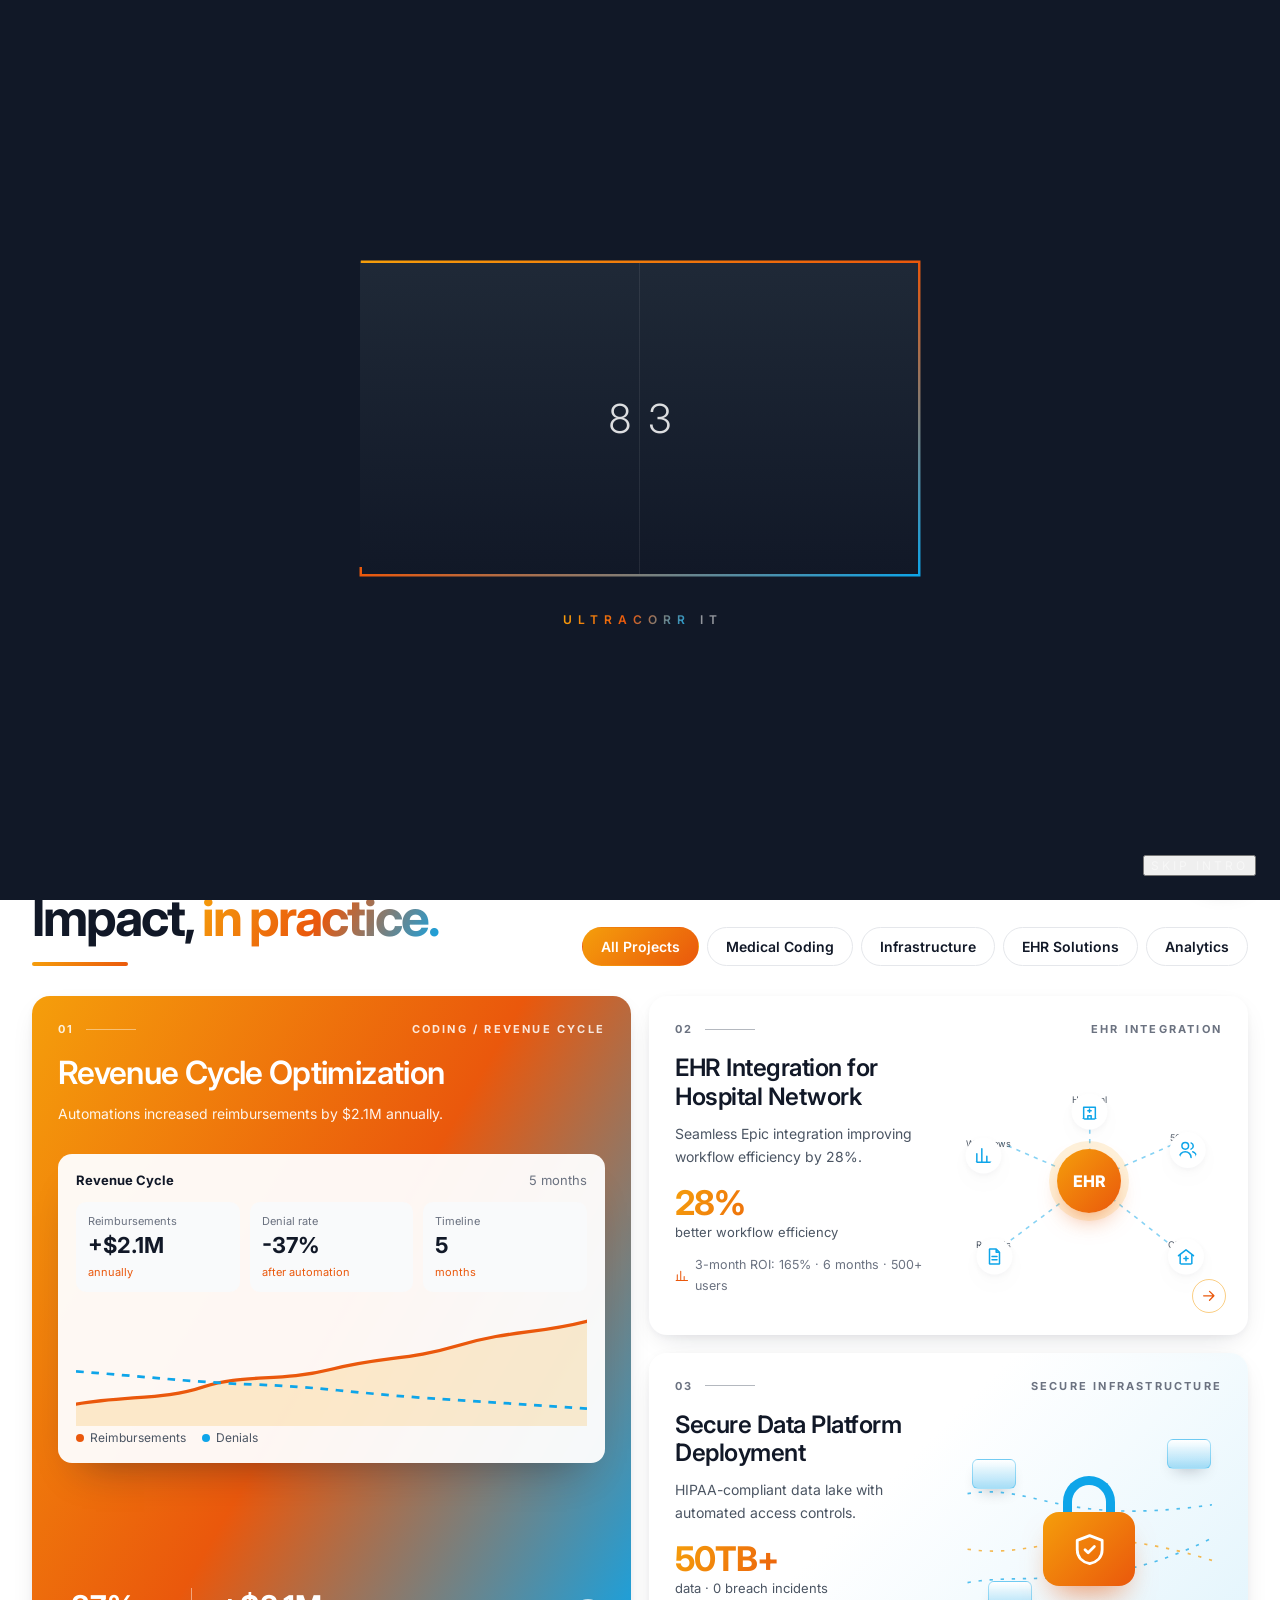
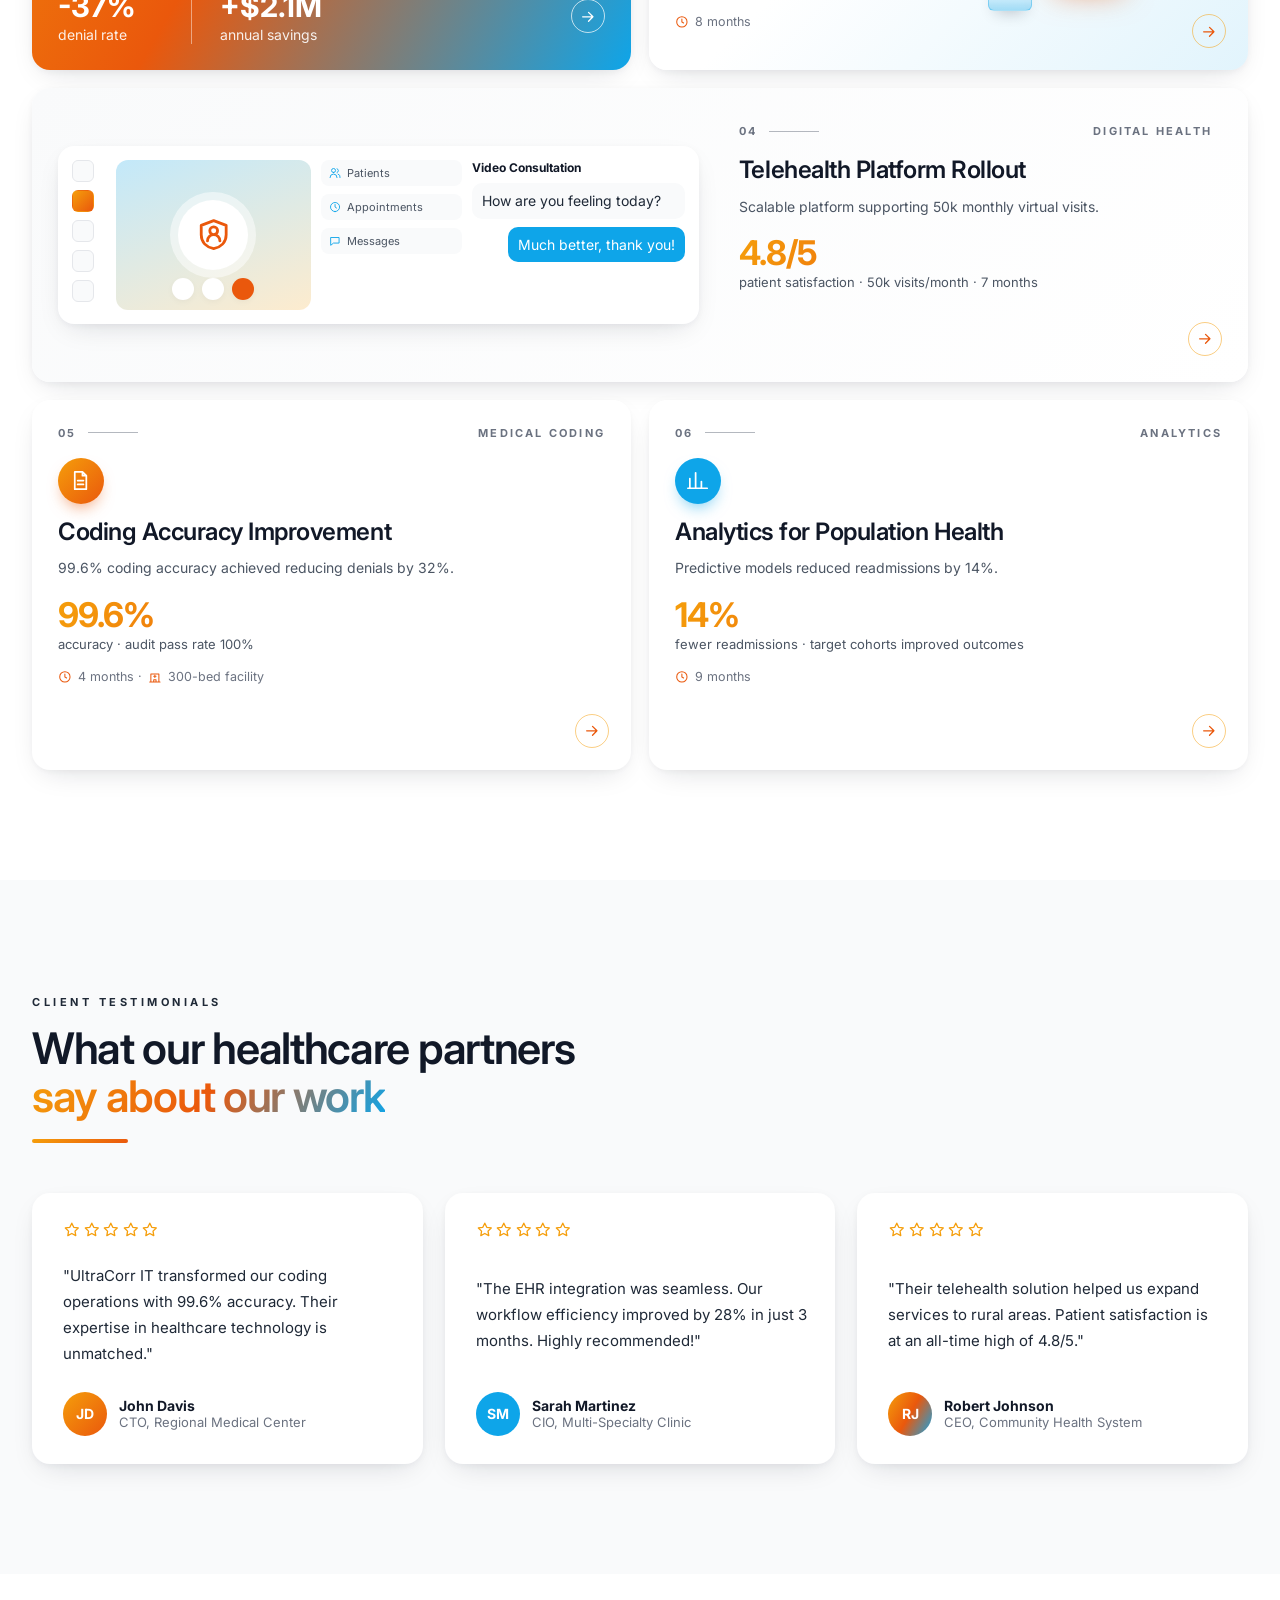
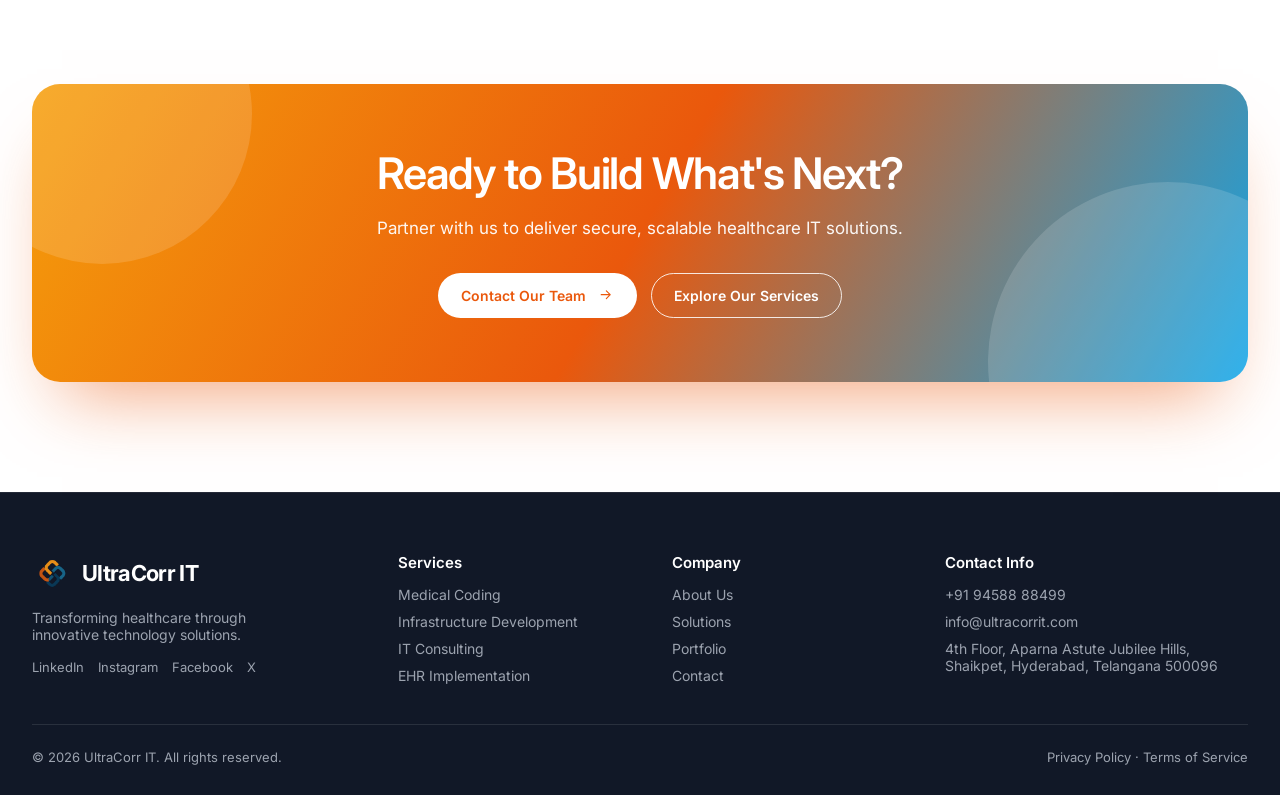
<file: immersive-site/portfolio.html>
<!DOCTYPE html>
<html lang="en">
<head>
<meta charset="utf-8">
<meta name="viewport" content="width=device-width, initial-scale=1">
<title>Portfolio - UltraCorr IT | Healthcare Technology Case Studies</title>
<meta name="description" content="A showcase of UltraCorr IT healthcare technology projects: EHR integration, coding accuracy, secure data platforms, revenue cycle, telehealth and analytics.">
<meta name="theme-color" content="#111827">
<link rel="icon" href="assets/img/favicon.svg" type="image/svg+xml">
<link rel="preconnect" href="https://fonts.googleapis.com">
<link rel="preconnect" href="https://fonts.gstatic.com" crossorigin>
<link rel="stylesheet" href="https://fonts.googleapis.com/css2?family=Inter:wght@400;500;600;700;800&amp;display=swap">
<link rel="stylesheet" href="assets/css/styles.css?v=34">
<script>
  // "js" turns on the scroll animations. "intro" shows the loading screen once per
  // browser session (add ?intro to a URL to see it again); skipped for reduced motion.
  document.documentElement.classList.add('js');
  (function () {
    var force = /[?&]intro\b/.test(location.search), seen = false;
    try { seen = sessionStorage.getItem('ucIntroSeen') === '1'; } catch (e) {}
    var reduce = window.matchMedia && matchMedia('(prefers-reduced-motion: reduce)').matches;
    if (force || (!seen && !reduce)) document.documentElement.classList.add('intro');
  })();
</script>
</head>
<body>

<!-- Loading screen -->
<div id="intro" role="status" aria-label="Loading UltraCorr IT">
  <div class="intro-floor"></div>
  <div class="intro-stage">
    <div class="intro-light"></div>
    <div class="intro-leaf left"></div>
    <div class="intro-leaf right"></div>
    <svg class="intro-frame" viewBox="0 0 320 180" preserveAspectRatio="none" aria-hidden="true">
      <defs>
        <linearGradient id="introStroke" x1="0" y1="0" x2="1" y2="1">
          <stop offset="0" stop-color="#f59e0b"/>
          <stop offset=".5" stop-color="#ea580c"/>
          <stop offset="1" stop-color="#0ea5e9"/>
        </linearGradient>
      </defs>
      <rect x="1" y="1" width="318" height="178" fill="none" stroke="url(#introStroke)" stroke-width="1.4" pathLength="100" stroke-dasharray="100" stroke-dashoffset="100"/>
    </svg>
    <div class="intro-count">00</div>
  </div>
  <p class="intro-caption"><b class="gradient-text">UltraCorr</b> IT</p>
  <button type="button" class="intro-skip">Skip intro</button>
</div>
<script src="assets/js/intro.js?v=34"></script>

<!-- Icon set -->
<svg width="0" height="0" style="position:absolute" aria-hidden="true">
  <symbol id="i-arrow" viewBox="0 0 24 24"><path d="M5 12h14M13 6l6 6-6 6" fill="none" stroke="currentColor" stroke-width="1.8" stroke-linecap="round" stroke-linejoin="round"/></symbol>
  <symbol id="i-plus" viewBox="0 0 24 24"><path d="M9 3h6v6h6v6h-6v6H9v-6H3V9h6z" fill="none" stroke="currentColor" stroke-width="1.8" stroke-linejoin="round"/></symbol>
  <symbol id="i-code" viewBox="0 0 24 24"><path d="M8 7l-5 5 5 5M16 7l5 5-5 5M14 4l-4 16" fill="none" stroke="currentColor" stroke-width="1.8" stroke-linecap="round" stroke-linejoin="round"/></symbol>
  <symbol id="i-file" viewBox="0 0 24 24"><path d="M14 3H6v18h12V7zM14 3v4h4M9 12h6M9 16h6" fill="none" stroke="currentColor" stroke-width="1.8" stroke-linecap="round" stroke-linejoin="round"/></symbol>
  <symbol id="i-monitor" viewBox="0 0 24 24"><path d="M3 4h18v12H3zM8 20h8M12 16v4M8 10l2 2 4-4" fill="none" stroke="currentColor" stroke-width="1.8" stroke-linecap="round" stroke-linejoin="round"/></symbol>
  <symbol id="i-cloud" viewBox="0 0 24 24"><path d="M7 18a4 4 0 0 1-.6-7.96A6 6 0 0 1 18 9a4.5 4.5 0 0 1-.5 9z" fill="none" stroke="currentColor" stroke-width="1.8" stroke-linejoin="round"/></symbol>
  <symbol id="i-server" viewBox="0 0 24 24"><path d="M4 4h16v6H4zM4 14h16v6H4zM8 7h.01M8 17h.01" fill="none" stroke="currentColor" stroke-width="1.8" stroke-linecap="round" stroke-linejoin="round"/></symbol>
  <symbol id="i-shield" viewBox="0 0 24 24"><path d="M12 3l8 3v6c0 5-3.5 8-8 9-4.5-1-8-4-8-9V6z M9 12l2 2 4-4" fill="none" stroke="currentColor" stroke-width="1.8" stroke-linecap="round" stroke-linejoin="round"/></symbol>
  <symbol id="i-star" viewBox="0 0 24 24"><path d="M12 3l2.7 5.6 6.1.9-4.4 4.3 1 6.1L12 17l-5.4 2.9 1-6.1-4.4-4.3 6.1-.9z" fill="none" stroke="currentColor" stroke-width="1.8" stroke-linejoin="round"/></symbol>
  <symbol id="i-target" viewBox="0 0 24 24"><path d="M12 21a9 9 0 1 1 9-9M12 17a5 5 0 1 1 5-5M12 12l7-7M16 5h3v3" fill="none" stroke="currentColor" stroke-width="1.8" stroke-linecap="round" stroke-linejoin="round"/></symbol>
  <symbol id="i-headset" viewBox="0 0 24 24"><path d="M4 15v-3a8 8 0 0 1 16 0v3M4 15a2 2 0 0 0 2 2h1v-5H6a2 2 0 0 0-2 2zM20 15a2 2 0 0 1-2 2h-1v-5h1a2 2 0 0 1 2 2zM17 17c0 2-2 3-5 3" fill="none" stroke="currentColor" stroke-width="1.8" stroke-linecap="round"/></symbol>
  <symbol id="i-award" viewBox="0 0 24 24"><path d="M12 15a6 6 0 1 0 0-12 6 6 0 0 0 0 12zM8.5 14l-1.5 7 5-3 5 3-1.5-7" fill="none" stroke="currentColor" stroke-width="1.8" stroke-linejoin="round"/></symbol>
  <symbol id="i-records" viewBox="0 0 24 24"><path d="M4 6c0-1.7 3.6-3 8-3s8 1.3 8 3-3.6 3-8 3-8-1.3-8-3zM4 6v6c0 1.7 3.6 3 8 3s8-1.3 8-3V6M4 12v6c0 1.7 3.6 3 8 3s8-1.3 8-3v-6" fill="none" stroke="currentColor" stroke-width="1.8"/></symbol>
  <symbol id="i-hospital" viewBox="0 0 24 24"><path d="M3 21h18M5 21V7h14v14M10 21v-4h4v4M12 9v4M10 11h4" fill="none" stroke="currentColor" stroke-width="1.8" stroke-linecap="round" stroke-linejoin="round"/></symbol>
  <symbol id="i-clinic" viewBox="0 0 24 24"><path d="M3 11l9-7 9 7M5 10v11h14V10M12 12v5M9.5 14.5h5" fill="none" stroke="currentColor" stroke-width="1.8" stroke-linecap="round" stroke-linejoin="round"/></symbol>
  <symbol id="i-home" viewBox="0 0 24 24"><path d="M3 12l9-8 9 8M5 10v10h14V10M9 20v-6h6v6" fill="none" stroke="currentColor" stroke-width="1.8" stroke-linecap="round" stroke-linejoin="round"/></symbol>
  <symbol id="i-check" viewBox="0 0 24 24"><path d="M5 12l5 5 9-10" fill="none" stroke="currentColor" stroke-width="2" stroke-linecap="round" stroke-linejoin="round"/></symbol>
  <symbol id="i-phone" viewBox="0 0 24 24"><path d="M5 4h4l2 5-2.5 1.5a11 11 0 0 0 5 5L15 13l5 2v4a2 2 0 0 1-2 2A16 16 0 0 1 3 6a2 2 0 0 1 2-2z" fill="none" stroke="currentColor" stroke-width="1.8" stroke-linejoin="round"/></symbol>
  <symbol id="i-mail" viewBox="0 0 24 24"><path d="M3 5h18v14H3zM3 6l9 7 9-7" fill="none" stroke="currentColor" stroke-width="1.8" stroke-linejoin="round"/></symbol>
  <symbol id="i-pin" viewBox="0 0 24 24"><path d="M12 21s-7-6.2-7-12a7 7 0 0 1 14 0c0 5.8-7 12-7 12zM12 11a2 2 0 1 0 0-4 2 2 0 0 0 0 4z" fill="none" stroke="currentColor" stroke-width="1.8"/></symbol>
  <symbol id="i-clock" viewBox="0 0 24 24"><path d="M12 21a9 9 0 1 0 0-18 9 9 0 0 0 0 18zM12 7v5l3 2" fill="none" stroke="currentColor" stroke-width="1.8" stroke-linecap="round"/></symbol>
  <symbol id="i-eye" viewBox="0 0 24 24"><g fill="none" stroke="currentColor" stroke-width="1.8" stroke-linecap="round" stroke-linejoin="round"><path d="M2 12s3.5-7 10-7 10 7 10 7-3.5 7-10 7S2 12 2 12zM12 15a3 3 0 1 0 0-6 3 3 0 0 0 0 6z"/></g></symbol>
  <symbol id="i-flag" viewBox="0 0 24 24"><g fill="none" stroke="currentColor" stroke-width="1.8" stroke-linecap="round" stroke-linejoin="round"><path d="M5 21V4M5 4h11l-2 4 2 4H5"/></g></symbol>
  <symbol id="i-users" viewBox="0 0 24 24"><g fill="none" stroke="currentColor" stroke-width="1.8" stroke-linecap="round" stroke-linejoin="round"><path d="M9 11a4 4 0 1 0 0-8 4 4 0 0 0 0 8zM2 21a7 7 0 0 1 14 0M16 3.5a4 4 0 0 1 0 7.5M18 14a6 6 0 0 1 4 7"/></g></symbol>
  <symbol id="i-trophy" viewBox="0 0 24 24"><g fill="none" stroke="currentColor" stroke-width="1.8" stroke-linecap="round" stroke-linejoin="round"><path d="M8 4h8v5a4 4 0 0 1-8 0zM8 6H4a3 3 0 0 0 4 4M16 6h4a3 3 0 0 1-4 4M12 13v4M8 21h8M9 17h6"/></g></symbol>
  <symbol id="i-chart" viewBox="0 0 24 24"><g fill="none" stroke="currentColor" stroke-width="1.8" stroke-linecap="round" stroke-linejoin="round"><path d="M4 20V10M10 20V4M16 20v-7M22 20H2"/></g></symbol>
  <symbol id="i-video" viewBox="0 0 24 24"><g fill="none" stroke="currentColor" stroke-width="1.8" stroke-linecap="round" stroke-linejoin="round"><path d="M3 6h12v12H3zM15 10l6-3v10l-6-3"/></g></symbol>
  <symbol id="i-chat" viewBox="0 0 24 24"><g fill="none" stroke="currentColor" stroke-width="1.8" stroke-linecap="round" stroke-linejoin="round"><path d="M4 5h16v11H9l-5 4z"/></g></symbol>
  <symbol id="i-database" viewBox="0 0 24 24"><g fill="none" stroke="currentColor" stroke-width="1.8" stroke-linecap="round" stroke-linejoin="round"><path d="M4 6c0-1.7 3.6-3 8-3s8 1.3 8 3-3.6 3-8 3-8-1.3-8-3zM4 6v12c0 1.7 3.6 3 8 3s8-1.3 8-3V6"/></g></symbol>
  <symbol id="i-mobile" viewBox="0 0 24 24"><g fill="none" stroke="currentColor" stroke-width="1.8" stroke-linecap="round" stroke-linejoin="round"><path d="M7 2h10v20H7zM11 18h2"/></g></symbol>
  <symbol id="i-brain" viewBox="0 0 24 24"><g fill="none" stroke="currentColor" stroke-width="1.8" stroke-linecap="round" stroke-linejoin="round"><path d="M9 4a3 3 0 0 0-3 3 3 3 0 0 0-2 5 3 3 0 0 0 2 5 3 3 0 0 0 6 1V5a3 3 0 0 0-3-1zM15 4a3 3 0 0 1 3 3 3 3 0 0 1 2 5 3 3 0 0 1-2 5 3 3 0 0 1-6 1"/></g></symbol>
  <symbol id="i-plug" viewBox="0 0 24 24"><g fill="none" stroke="currentColor" stroke-width="1.8" stroke-linecap="round" stroke-linejoin="round"><path d="M9 2v6M15 2v6M6 8h12v3a6 6 0 0 1-12 0zM12 17v5"/></g></symbol>
  <symbol id="i-layers" viewBox="0 0 24 24"><g fill="none" stroke="currentColor" stroke-width="1.8" stroke-linecap="round" stroke-linejoin="round"><path d="M12 3l9 5-9 5-9-5zM3 13l9 5 9-5M3 17l9 5 9-5"/></g></symbol>
  <symbol id="i-cube" viewBox="0 0 24 24"><g fill="none" stroke="currentColor" stroke-width="1.8" stroke-linecap="round" stroke-linejoin="round"><path d="M12 2l9 5v10l-9 5-9-5V7zM12 12l9-5M12 12v10M12 12L3 7"/></g></symbol>
  <symbol id="i-building" viewBox="0 0 24 24"><g fill="none" stroke="currentColor" stroke-width="1.8" stroke-linecap="round" stroke-linejoin="round"><path d="M4 21V3h11v18M15 9h5v12M8 7h3M8 11h3M8 15h3M3 21h18"/></g></symbol>
  <symbol id="i-dollar" viewBox="0 0 24 24"><g fill="none" stroke="currentColor" stroke-width="1.8" stroke-linecap="round" stroke-linejoin="round"><path d="M12 2v20M17 6H9.5a3.5 3.5 0 0 0 0 7h5a3.5 3.5 0 0 1 0 7H6"/></g></symbol>
  <symbol id="i-search" viewBox="0 0 24 24"><g fill="none" stroke="currentColor" stroke-width="1.8" stroke-linecap="round" stroke-linejoin="round"><path d="M11 18a7 7 0 1 0 0-14 7 7 0 0 0 0 14zM21 21l-5-5"/></g></symbol>
  <symbol id="i-box" viewBox="0 0 24 24"><g fill="none" stroke="currentColor" stroke-width="1.8" stroke-linecap="round" stroke-linejoin="round"><path d="M3 7l9-4 9 4v10l-9 4-9-4zM3 7l9 4 9-4M12 11v10"/></g></symbol>
  <symbol id="i-car" viewBox="0 0 24 24"><g fill="none" stroke="currentColor" stroke-width="1.8" stroke-linecap="round" stroke-linejoin="round"><path d="M5 16l1.5-6h11L19 16M3 16h18v4H3zM7 20v1M17 20v1"/></g></symbol>
  <symbol id="i-heart" viewBox="0 0 24 24"><g fill="none" stroke="currentColor" stroke-width="1.8" stroke-linecap="round" stroke-linejoin="round"><path d="M12 20s-8-5-8-11a4.5 4.5 0 0 1 8-2.8A4.5 4.5 0 0 1 20 9c0 6-8 11-8 11z"/></g></symbol>
  <symbol id="i-coins" viewBox="0 0 24 24"><g fill="none" stroke="currentColor" stroke-width="1.8" stroke-linecap="round" stroke-linejoin="round"><path d="M8 8c0-1.7 2.7-3 6-3s6 1.3 6 3-2.7 3-6 3-6-1.3-6-3zM8 8v4c0 1.7 2.7 3 6 3s6-1.3 6-3V8M4 12c0 1.7 2.7 3 6 3M4 12v4c0 1.7 2.7 3 6 3"/></g></symbol>
  <symbol id="i-file-contract" viewBox="0 0 24 24"><g fill="none" stroke="currentColor" stroke-width="1.8" stroke-linecap="round" stroke-linejoin="round"><path d="M14 3H6v18h12V7zM14 3v4h4M9 13h6M9 17h4"/></g></symbol>
  <symbol id="i-user-shield" viewBox="0 0 24 24"><g fill="none" stroke="currentColor" stroke-width="1.8" stroke-linecap="round" stroke-linejoin="round"><path d="M12 3l8 3v6c0 5-3.5 8-8 9-4.5-1-8-4-8-9V6zM12 12a2.5 2.5 0 1 0 0-5 2.5 2.5 0 0 0 0 5zM8 16a4 4 0 0 1 8 0"/></g></symbol>
</svg>

<a class="skip-link" href="#main">Skip to content</a>
<div class="scroll-progress" aria-hidden="true"></div>

<header class="site-header" id="top">
  <div class="wrap nav">
    <a class="brand" href="index.html" aria-label="UltraCorr IT home">
      <img class="brand-logo" src="assets/img/logo.png" alt="" width="40" height="40">
      <span class="brand-text">UltraCorr IT</span>
    </a>
    <nav class="links" aria-label="Main">
      <a href="index.html">Home</a>
      <a href="about.html">About</a>
      <a href="services.html">Services</a>
      <a href="solutions.html">Solutions</a>
      <a href="portfolio.html" class="is-current" aria-current="page">Portfolio</a>
      <a href="contact.html">Contact</a>
    </nav>
    <div class="nav-actions">
      <button class="pill pill-outline" type="button" data-open-modal>Get a Quote <svg class="ico"><use href="#i-arrow"/></svg></button>
      <button class="menu" id="menu" type="button" aria-label="Open menu" aria-expanded="false" aria-controls="menuPanel"><span></span><span></span><span></span></button>
    </div>
  </div>
  <div class="menu-panel" id="menuPanel">
    <nav aria-label="All pages">
      <a href="index.html">Home</a><a href="about.html">About</a><a href="services.html">Services</a><a href="solutions.html">Solutions</a><a href="portfolio.html">Portfolio</a><a href="contact.html">Contact</a><a href="privacy.html">Privacy Policy</a><a href="terms.html">Terms of Service</a>
    </nav>
    <div class="menu-contact">
      <a href="tel:+919458888499"><svg class="ico"><use href="#i-phone"/></svg> +91 94588 88499</a>
      <a href="mailto:info@ultracorrit.com"><svg class="ico"><use href="#i-mail"/></svg> info@ultracorrit.com</a>
    </div>
  </div>
</header>

<main id="main">

  <section class="hero page-hero about-hero port-hero" aria-labelledby="page-title">
    <div class="wrap about-hero-grid">
      <div class="hero-copy">
        <nav class="crumbs" aria-label="Breadcrumb"><a href="index.html">Home</a><span class="sep">/</span><span aria-current="page">Portfolio</span></nav>
        <span class="eyebrow">Our Portfolio</span>
        <h1 id="page-title" class="kinetic"><span class="line"><span class="word">Healthcare</span></span> <span class="line"><span class="word">Technology.</span></span> <span class="line"><span class="word gradient-text">Measurable</span></span> <span class="line"><span class="word gradient-text">Outcomes.</span></span></h1>
        <p class="hero-intro">A showcase of healthcare technology solutions and measurable outcomes.</p>
        <div class="hero-cta">
          <a class="pill pill-ghost" href="#work">View Our Work <svg class="ico"><use href="#i-arrow"/></svg></a>
          <a class="play-link" href="contact.html"><span class="play-circle"><svg class="ico"><use href="#i-arrow"/></svg></span> Start a Project</a>
        </div>
      </div>
    </div>
    
      <div class="iso-panel cube-panel" data-tilt-scene aria-hidden="true">
        <svg class="orbits cube-orbits" viewBox="0 0 640 520" preserveAspectRatio="xMidYMid meet">
          <ellipse id="cOrbA" cx="330" cy="260" rx="240" ry="80" transform="rotate(-12 330 260)"/>
          <ellipse id="cOrbB" cx="330" cy="260" rx="190" ry="170" transform="rotate(20 330 260)"/>
          <circle r="7" class="o-white"><animateMotion dur="10s" repeatCount="indefinite"><mpath href="#cOrbA"/></animateMotion></circle>
          <circle r="6" class="o-sky"><animateMotion dur="10s" begin="-5s" repeatCount="indefinite"><mpath href="#cOrbA"/></animateMotion></circle>
          <circle r="6" class="o-amber"><animateMotion dur="14s" repeatCount="indefinite"><mpath href="#cOrbB"/></animateMotion></circle>
        </svg>
        <div class="voxel-wrap"><div class="voxel"><div class="vface vf-front"><i></i><i></i><i></i><i></i><i></i><i></i><i></i><i></i><i></i><i></i><i></i><i></i><i></i><i></i><i></i><i></i></div><div class="vface vf-back"><i></i><i></i><i></i><i></i><i></i><i></i><i></i><i></i><i></i><i></i><i></i><i></i><i></i><i></i><i></i><i></i></div><div class="vface vf-right"><i></i><i></i><i></i><i></i><i></i><i></i><i></i><i></i><i></i><i></i><i></i><i></i><i></i><i></i><i></i><i></i></div><div class="vface vf-left"><i></i><i></i><i></i><i></i><i></i><i></i><i></i><i></i><i></i><i></i><i></i><i></i><i></i><i></i><i></i><i></i></div><div class="vface vf-top"><i></i><i></i><i></i><i></i><i></i><i></i><i></i><i></i><i></i><i></i><i></i><i></i><i></i><i></i><i></i><i></i></div><div class="vface vf-bottom"><i></i><i></i><i></i><i></i><i></i><i></i><i></i><i></i><i></i><i></i><i></i><i></i><i></i><i></i><i></i><i></i></div><div class="voxel-core"></div></div><div class="voxel-shadow"></div></div>
        <div class="ptag t1"><svg class="ico"><use href="#i-box"/></svg><span><b>150+</b>Projects Completed</span></div><div class="ptag t2"><svg class="ico"><use href="#i-star"/></svg><span><b>99%</b>Client Satisfaction</span></div><div class="ptag t3"><svg class="ico"><use href="#i-chart"/></svg><span><b>40%</b>Average ROI Increase</span></div><div class="ptag t4"><svg class="ico"><use href="#i-users"/></svg><span><b>28+</b>Healthcare Partners</span></div>
      </div>
  </section>
  <div class="wrap">
    <ul class="cat-strip">
      <li><a href="#work" data-jump="coding"><span>01</span>/ Medical Coding</a></li>
      <li><a href="#work" data-jump="ehr"><span>02</span>/ EHR Solutions</a></li>
      <li><a href="#work" data-jump="infrastructure"><span>03</span>/ Infrastructure</a></li>
      <li><a href="#work" data-jump="analytics"><span>04</span>/ Analytics</a></li>
    </ul>
  </div>

  <section class="section port-work" id="work">
    <div class="wrap">
      <div class="port-head">
        <div>
          <span class="eyebrow">Our Work</span>
          <h2 class="split-heading"><span class="line">Impact, <span class="gradient-text">in practice.</span></span></h2>
        </div>
        <div class="filter-bar" role="group" aria-label="Filter projects"><button class="filter-btn" type="button" data-filter="all" aria-pressed="true">All Projects</button><button class="filter-btn" type="button" data-filter="coding" aria-pressed="false">Medical Coding</button><button class="filter-btn" type="button" data-filter="infrastructure" aria-pressed="false">Infrastructure</button><button class="filter-btn" type="button" data-filter="ehr" aria-pressed="false">EHR Solutions</button><button class="filter-btn" type="button" data-filter="analytics" aria-pressed="false">Analytics</button></div>
      </div>
      <div class="bento-grid">
        <article class="bento b-rcm filter-item reveal" data-category="coding">
          <div class="b-head"><span>01</span><i></i><em>Coding / Revenue Cycle</em></div>
          <h3>Revenue Cycle Optimization</h3>
          <p class="b-sub">Automations increased reimbursements by $2.1M annually.</p>
          <div class="dash">
            <div class="dash-top"><b>Revenue Cycle</b><span>5 months</span></div>
            <div class="dash-kpis">
              <div><small>Reimbursements</small><b>+$2.1M</b><em>annually</em></div>
              <div><small>Denial rate</small><b>-37%</b><em>after automation</em></div>
              <div><small>Timeline</small><b>5</b><em>months</em></div>
            </div>
            <svg class="dash-chart" viewBox="0 0 400 110" preserveAspectRatio="none" aria-hidden="true">
              <path class="area" d="M0 90 C 40 82, 70 86, 100 74 S 160 70, 200 58 S 260 50, 300 36 S 360 26, 400 14 L400 110 L0 110Z"/>
              <path class="line" d="M0 90 C 40 82, 70 86, 100 74 S 160 70, 200 58 S 260 50, 300 36 S 360 26, 400 14"/>
              <path class="line2" d="M0 60 C 50 64, 90 70, 140 72 S 220 80, 270 84 S 350 90, 400 94"/>
            </svg>
            <div class="dash-legend"><span class="l1">Reimbursements</span><span class="l2">Denials</span></div>
          </div>
          <div class="b-foot"><div><b>-37%</b><span>denial rate</span></div><div><b>+$2.1M</b><span>annual savings</span></div><a class="round-arrow" href="contact.html#message" aria-label="View case study"><svg class="ico"><use href="#i-arrow"/></svg></a></div>
        </article>
        <article class="bento b-ehr filter-item reveal" data-category="ehr">
          <div class="b-head"><span>02</span><i></i><em>EHR Integration</em></div>
          <div class="b-split">
            <div>
              <h3>EHR Integration for Hospital Network</h3>
              <p>Seamless Epic integration improving workflow efficiency by 28%.</p>
              <p class="b-metric"><b>28%</b><span>better workflow efficiency</span></p>
              <p class="b-note"><svg class="ico"><use href="#i-chart"/></svg> 3-month ROI: 165% · 6 months · 500+ users</p>
            </div>
            <div class="net" aria-hidden="true">
              <svg viewBox="0 0 220 200"><g><line x1="110" y1="100" x2="110" y2="22"/><line x1="110" y1="100" x2="192" y2="64"/><line x1="110" y1="100" x2="186" y2="160"/><line x1="110" y1="100" x2="30" y2="160"/><line x1="110" y1="100" x2="26" y2="64"/></g></svg>
              <span class="net-core">EHR</span><span class="net-node n1"><svg class="ico"><use href="#i-hospital"/></svg><small>Hospital</small></span><span class="net-node n2"><svg class="ico"><use href="#i-users"/></svg><small>500+ users</small></span><span class="net-node n3"><svg class="ico"><use href="#i-clinic"/></svg><small>Clinics</small></span><span class="net-node n4"><svg class="ico"><use href="#i-file"/></svg><small>Records</small></span><span class="net-node n5"><svg class="ico"><use href="#i-chart"/></svg><small>Workflows</small></span>
            </div>
          </div>
          <a class="round-arrow" href="contact.html#message" aria-label="View case study"><svg class="ico"><use href="#i-arrow"/></svg></a>
        </article>
        <article class="bento b-sec filter-item reveal" data-category="infrastructure">
          <div class="b-head"><span>03</span><i></i><em>Secure Infrastructure</em></div>
          <div class="b-split">
            <div>
              <h3>Secure Data Platform Deployment</h3>
              <p>HIPAA-compliant data lake with automated access controls.</p>
              <p class="b-metric"><b>50TB+</b><span>data · 0 breach incidents</span></p>
              <p class="b-note"><svg class="ico"><use href="#i-clock"/></svg> 8 months</p>
            </div>
            <div class="lock-art" aria-hidden="true">
              <span class="srv s1"></span><span class="srv s2"></span><span class="srv s3"></span>
              <svg class="streams" viewBox="0 0 220 180"><path d="M0 60 C 60 50, 80 90, 220 70"/><path d="M0 110 C 70 120, 90 80, 220 120"/><path d="M0 140 C 60 130, 120 150, 220 100"/></svg>
              <div class="lock"><span class="shackle"></span><span class="body"><svg class="ico"><use href="#i-shield"/></svg></span></div>
            </div>
          </div>
          <a class="round-arrow" href="contact.html#message" aria-label="View case study"><svg class="ico"><use href="#i-arrow"/></svg></a>
        </article>
        <article class="bento b-tele filter-item reveal" data-category="ehr">
          <div class="call" aria-hidden="true">
            <div class="call-side"><i></i><i class="on"></i><i></i><i></i><i></i></div>
            <div class="call-video"><span class="call-avatar"><svg class="ico"><use href="#i-user-shield"/></svg></span><div class="call-ctrls"><i></i><i></i><i class="end"></i></div></div>
            <div class="call-menu"><span><svg class="ico"><use href="#i-users"/></svg> Patients</span><span><svg class="ico"><use href="#i-clock"/></svg> Appointments</span><span><svg class="ico"><use href="#i-chat"/></svg> Messages</span></div>
            <div class="call-chat"><b>Video Consultation</b><p class="in">How are you feeling today?</p><p class="out">Much better, thank you!</p></div>
          </div>
          <div class="tele-copy">
            <div class="b-head"><span>04</span><i></i><em>Digital Health</em></div>
            <h3>Telehealth Platform Rollout</h3>
            <p>Scalable platform supporting 50k monthly virtual visits.</p>
            <p class="b-metric"><b>4.8/5</b><span>patient satisfaction · 50k visits/month · 7 months</span></p>
            <a class="round-arrow" href="contact.html#message" aria-label="View case study"><svg class="ico"><use href="#i-arrow"/></svg></a>
          </div>
        </article>
        <article class="bento b-small filter-item reveal" data-category="coding">
          <div class="b-head"><span>05</span><i></i><em>Medical Coding</em></div>
          <span class="core-ico"><svg class="ico"><use href="#i-file"/></svg></span>
          <h3>Coding Accuracy Improvement</h3>
          <p>99.6% coding accuracy achieved reducing denials by 32%.</p>
          <p class="b-metric"><b>99.6%</b><span>accuracy · audit pass rate 100%</span></p>
          <p class="b-note"><svg class="ico"><use href="#i-clock"/></svg> 4 months · <svg class="ico"><use href="#i-hospital"/></svg> 300-bed facility</p>
          <a class="round-arrow" href="contact.html#message" aria-label="View case study"><svg class="ico"><use href="#i-arrow"/></svg></a>
        </article>
        <article class="bento b-small filter-item reveal" data-category="analytics">
          <div class="b-head"><span>06</span><i></i><em>Analytics</em></div>
          <span class="core-ico sky"><svg class="ico"><use href="#i-chart"/></svg></span>
          <h3>Analytics for Population Health</h3>
          <p>Predictive models reduced readmissions by 14%.</p>
          <p class="b-metric"><b>14%</b><span>fewer readmissions · target cohorts improved outcomes</span></p>
          <p class="b-note"><svg class="ico"><use href="#i-clock"/></svg> 9 months</p>
          <a class="round-arrow" href="contact.html#message" aria-label="View case study"><svg class="ico"><use href="#i-arrow"/></svg></a>
        </article>
      </div>
    </div>
  </section>

  <section class="section portfolio" id="testimonials">
    <div class="wrap">
      <div class="section-head">
        <span class="eyebrow">Client Testimonials</span>
        <h2 class="split-heading"><span class="line">What our healthcare partners</span> <span class="line"><span class="gradient-text">say about our work</span></span></h2>
      </div>
      <div class="quote-grid"><figure class="quote reveal"><div style="color:var(--amber);display:flex;gap:2px" aria-label="5 out of 5 stars"><svg class="ico"><use href="#i-star"/></svg><svg class="ico"><use href="#i-star"/></svg><svg class="ico"><use href="#i-star"/></svg><svg class="ico"><use href="#i-star"/></svg><svg class="ico"><use href="#i-star"/></svg></div><blockquote>"UltraCorr IT transformed our coding operations with 99.6% accuracy. Their expertise in healthcare technology is unmatched."</blockquote><figcaption><span class="avatar">JD</span><span><b>John Davis</b>CTO, Regional Medical Center</span></figcaption></figure><figure class="quote reveal"><div style="color:var(--amber);display:flex;gap:2px" aria-label="5 out of 5 stars"><svg class="ico"><use href="#i-star"/></svg><svg class="ico"><use href="#i-star"/></svg><svg class="ico"><use href="#i-star"/></svg><svg class="ico"><use href="#i-star"/></svg><svg class="ico"><use href="#i-star"/></svg></div><blockquote>"The EHR integration was seamless. Our workflow efficiency improved by 28% in just 3 months. Highly recommended!"</blockquote><figcaption><span class="avatar">SM</span><span><b>Sarah Martinez</b>CIO, Multi-Specialty Clinic</span></figcaption></figure><figure class="quote reveal"><div style="color:var(--amber);display:flex;gap:2px" aria-label="5 out of 5 stars"><svg class="ico"><use href="#i-star"/></svg><svg class="ico"><use href="#i-star"/></svg><svg class="ico"><use href="#i-star"/></svg><svg class="ico"><use href="#i-star"/></svg><svg class="ico"><use href="#i-star"/></svg></div><blockquote>"Their telehealth solution helped us expand services to rural areas. Patient satisfaction is at an all-time high of 4.8/5."</blockquote><figcaption><span class="avatar">RJ</span><span><b>Robert Johnson</b>CEO, Community Health System</span></figcaption></figure></div>
    </div>
  </section>

  <section class="section">
    <div class="wrap">
      <div class="cta-band reveal">
        <h2>Ready to Build What's Next?</h2>
        <p>Partner with us to deliver secure, scalable healthcare IT solutions.</p>
        <div class="cta-actions"><a class="pill pill-white" href="contact.html">Contact Our Team <svg class="ico"><use href="#i-arrow"/></svg></a><a class="pill pill-line" href="services.html">Explore Our Services</a></div>
      </div>
    </div>
  </section>

</main>

<footer class="footer">
  <div class="wrap footer-grid">
    <div>
      <a class="brand" href="index.html" aria-label="UltraCorr IT home"><img class="brand-logo" src="assets/img/logo.png" alt="" width="40" height="40"><span class="brand-text">UltraCorr IT</span></a>
      <p class="footer-about">Transforming healthcare through innovative technology solutions.</p>
      <div class="socials">
        <a href="https://www.linkedin.com/company/ultracorrit" target="_blank" rel="noopener">LinkedIn</a>
        <a href="https://www.instagram.com/ultracorrit_official/" target="_blank" rel="noopener">Instagram</a>
        <a href="https://www.facebook.com/share/1C6ptisg1m/" target="_blank" rel="noopener">Facebook</a>
        <a href="https://x.com/ultracorrit" target="_blank" rel="noopener">X</a>
      </div>
    </div>
    <div><h3>Services</h3><ul><li><a href="services.html">Medical Coding</a></li><li><a href="services.html">Infrastructure Development</a></li><li><a href="services.html">IT Consulting</a></li><li><a href="services.html">EHR Implementation</a></li></ul></div>
    <div><h3>Company</h3><ul><li><a href="about.html">About Us</a></li><li><a href="solutions.html">Solutions</a></li><li><a href="portfolio.html">Portfolio</a></li><li><a href="contact.html">Contact</a></li></ul></div>
    <div><h3>Contact Info</h3><ul><li>+91 94588 88499</li><li>info@ultracorrit.com</li><li>4th Floor, Aparna Astute Jubilee Hills, Shaikpet, Hyderabad, Telangana 500096</li></ul></div>
    <div class="footer-bottom">
      <p>© <span id="year">2026</span> UltraCorr IT. All rights reserved.</p>
      <p><a href="privacy.html">Privacy Policy</a> · <a href="terms.html">Terms of Service</a></p>
    </div>
  </div>
</footer>

<div class="modal-backdrop" id="modal" hidden>
  <div class="modal" role="dialog" aria-modal="true" aria-labelledby="modalTitle">
    <div class="modal-head">
      <h2 id="modalTitle">Get a Quote</h2>
      <button class="close" type="button" data-close-modal>Close <span aria-hidden="true">✕</span></button>
    </div>
    <p class="modal-sub">Let's discuss how we can optimize your operations and enhance patient care.</p>
    <form class="contact-form" id="modalForm" novalidate>
      <div class="field-row">
        <div class="field"><label for="mFirstName">First Name *</label><input id="mFirstName" name="firstName" autocomplete="given-name" required><span class="field-error" id="mFirstName-error"></span></div>
        <div class="field"><label for="mLastName">Last Name *</label><input id="mLastName" name="lastName" autocomplete="family-name" required><span class="field-error" id="mLastName-error"></span></div>
      </div>
      <div class="field"><label for="mEmail">Email *</label><input id="mEmail" name="email" type="email" autocomplete="email" required><span class="field-error" id="mEmail-error"></span></div>
      <div class="field">
        <label for="mInterest">Service Interest</label>
        <select id="mInterest" name="interest">
          <option value="">Select a service...</option>
          <option>Medical Coding Services</option>
          <option>Infrastructure Development</option>
          <option>IT Development Services</option>
          <option>EHR Implementation</option>
          <option>Consulting Services</option>
          <option>Other</option>
        </select>
      </div>
      <div class="field"><label for="mMessage">Message *</label><textarea id="mMessage" name="message" required rows="3"></textarea><span class="field-error" id="mMessage-error"></span></div>
      <div class="hp" aria-hidden="true"><label for="mWebsite">Leave this empty</label><input id="mWebsite" name="_honey" tabindex="-1" autocomplete="off"></div>
      <button class="pill pill-brand submit" type="submit"><span class="btn-label">Send Message</span> <svg class="ico"><use href="#i-arrow"/></svg></button>
      <p class="form-msg" role="status" aria-live="polite"></p>
    </form>
  </div>
</div>

<div class="cursor" aria-hidden="true"></div>

<script src="assets/js/config.js?v=34"></script>
<script src="assets/js/stage.js?v=34"></script>
<script src="assets/js/main.js?v=34"></script>
<script src="assets/js/agent.js?v=34"></script>
</body>
</html>
</file>
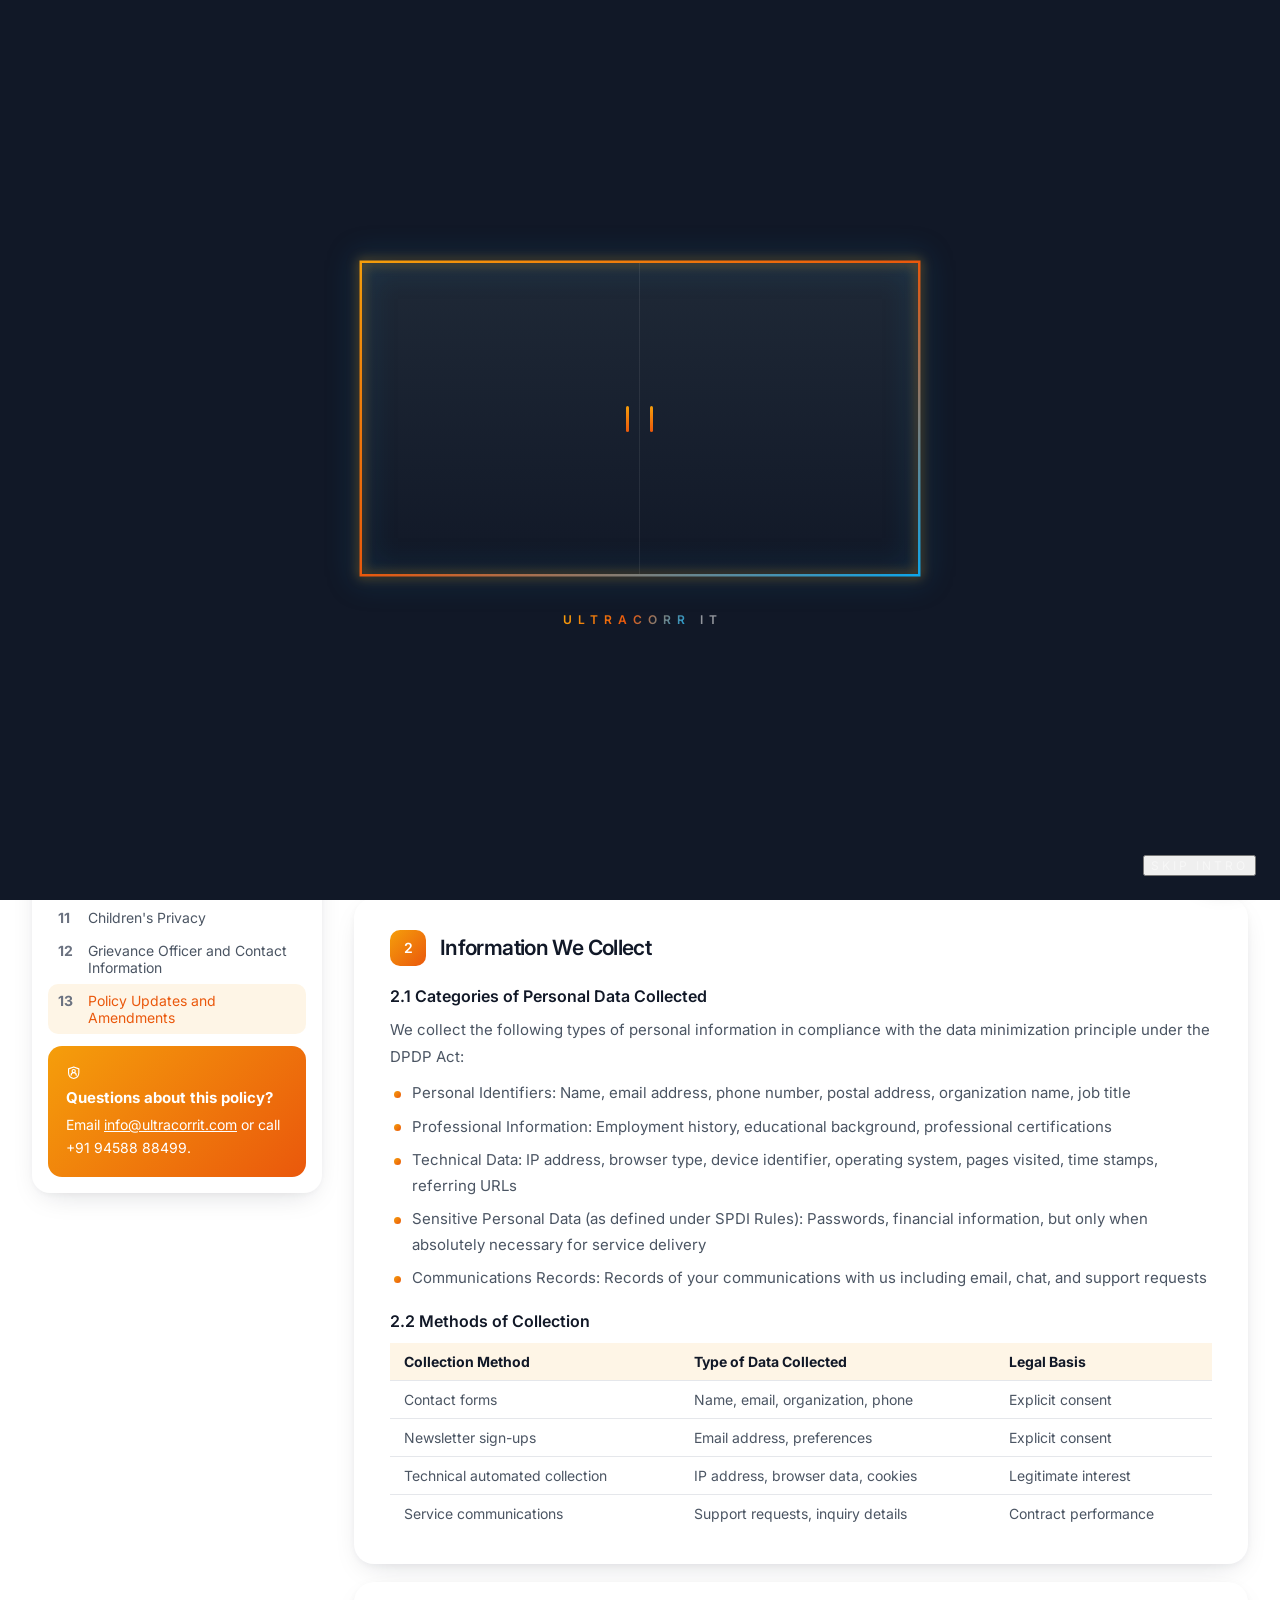
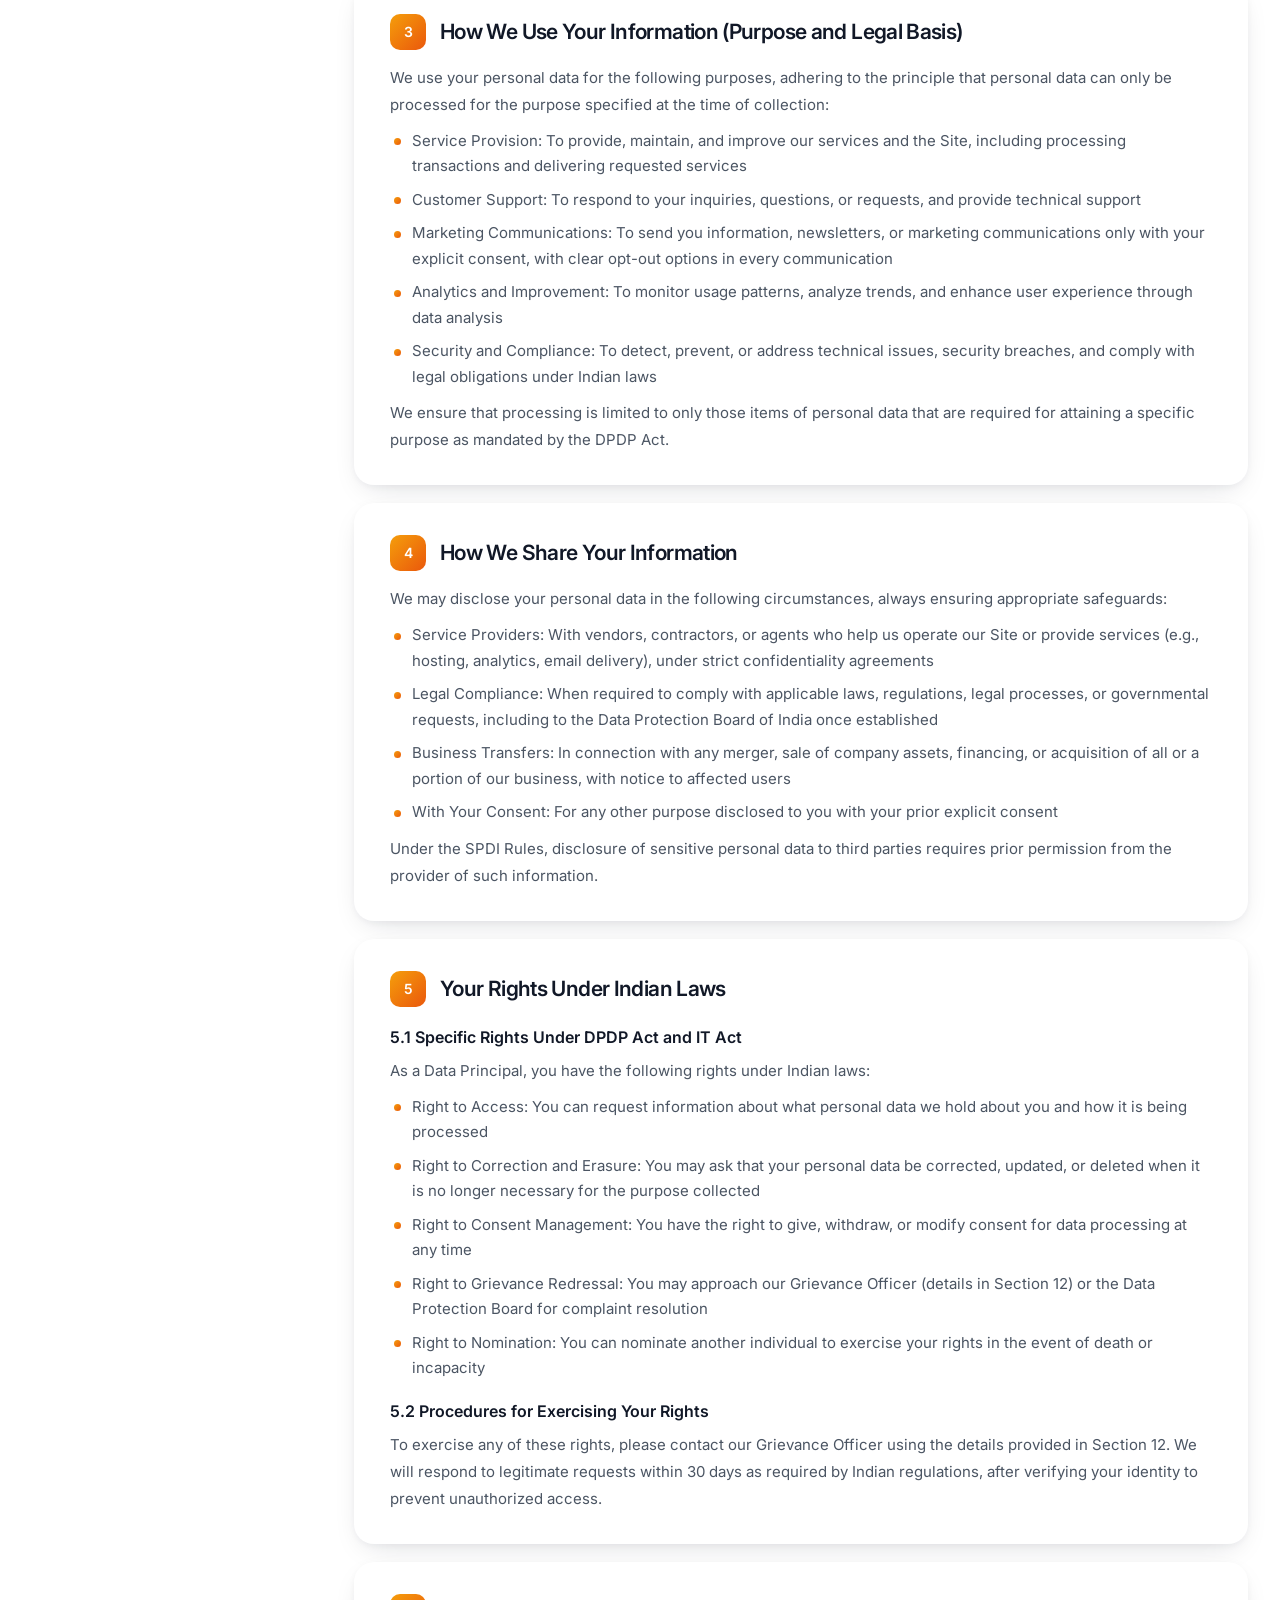
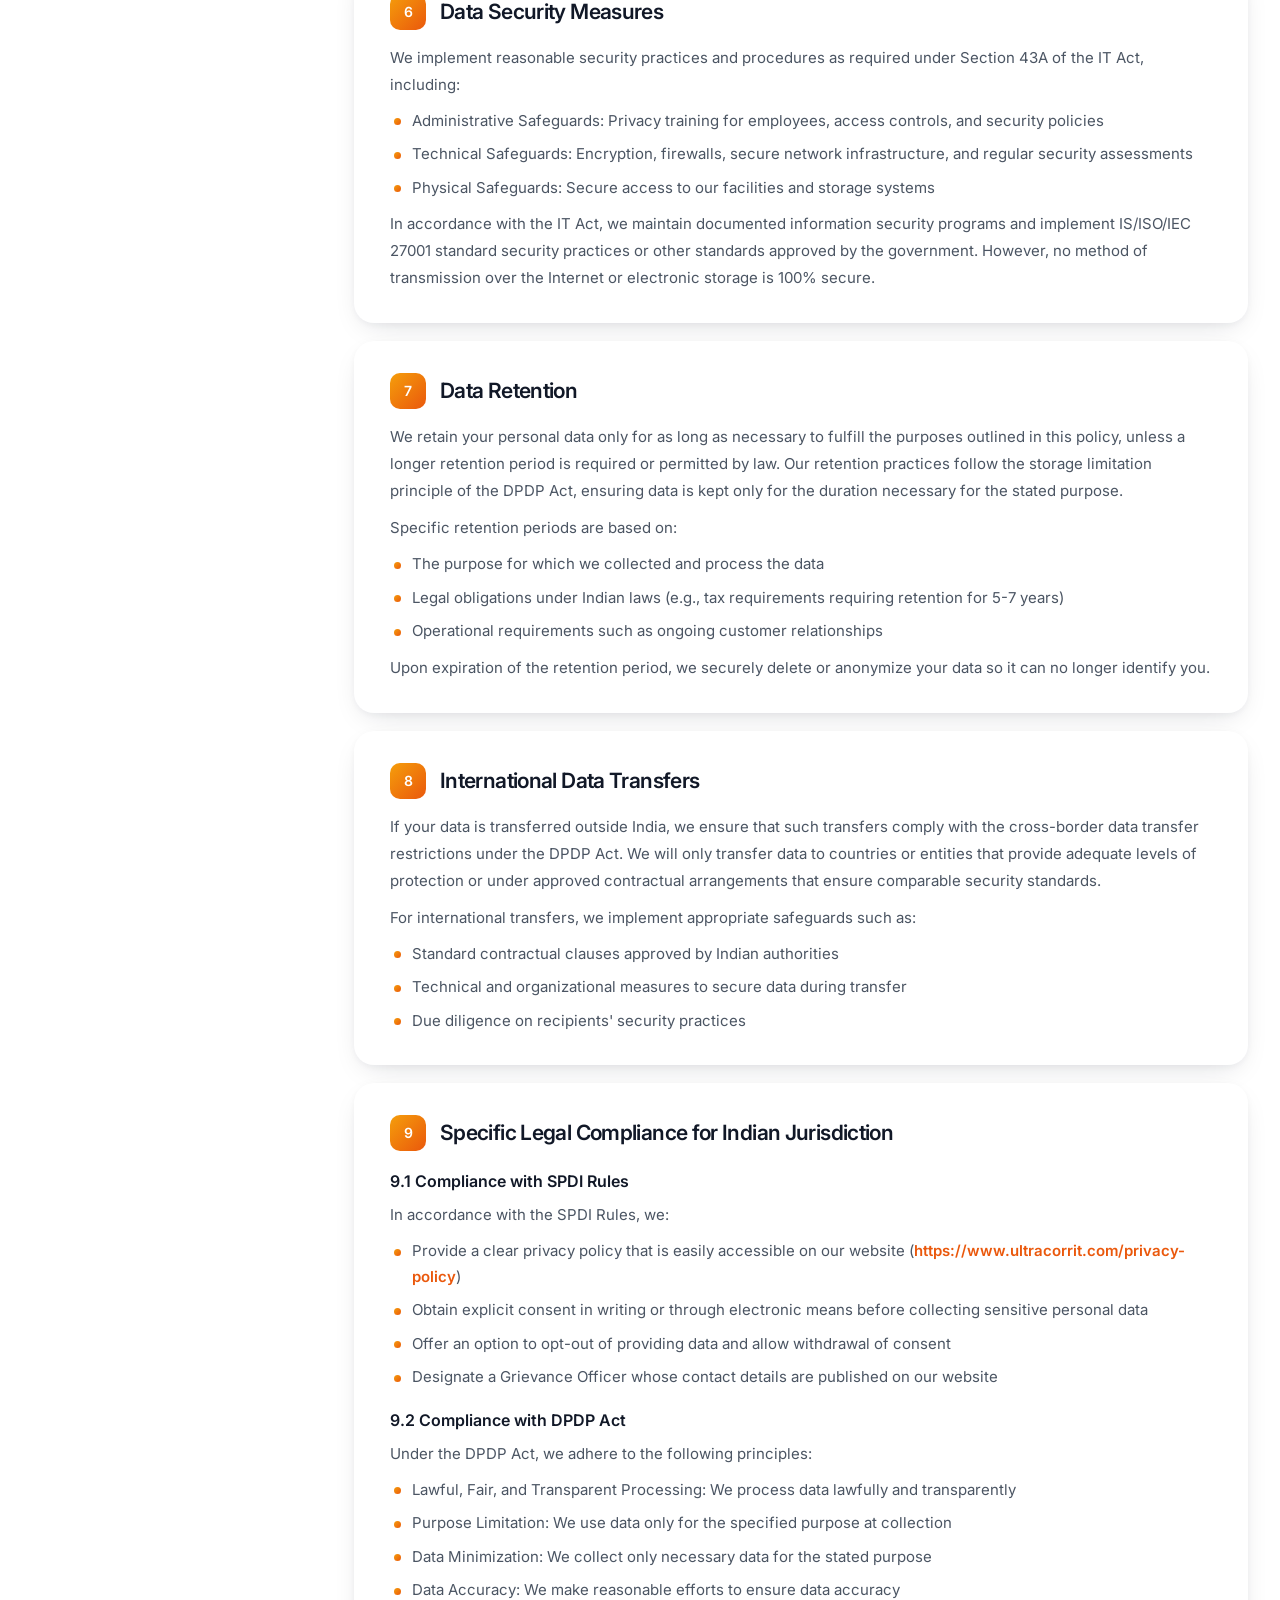
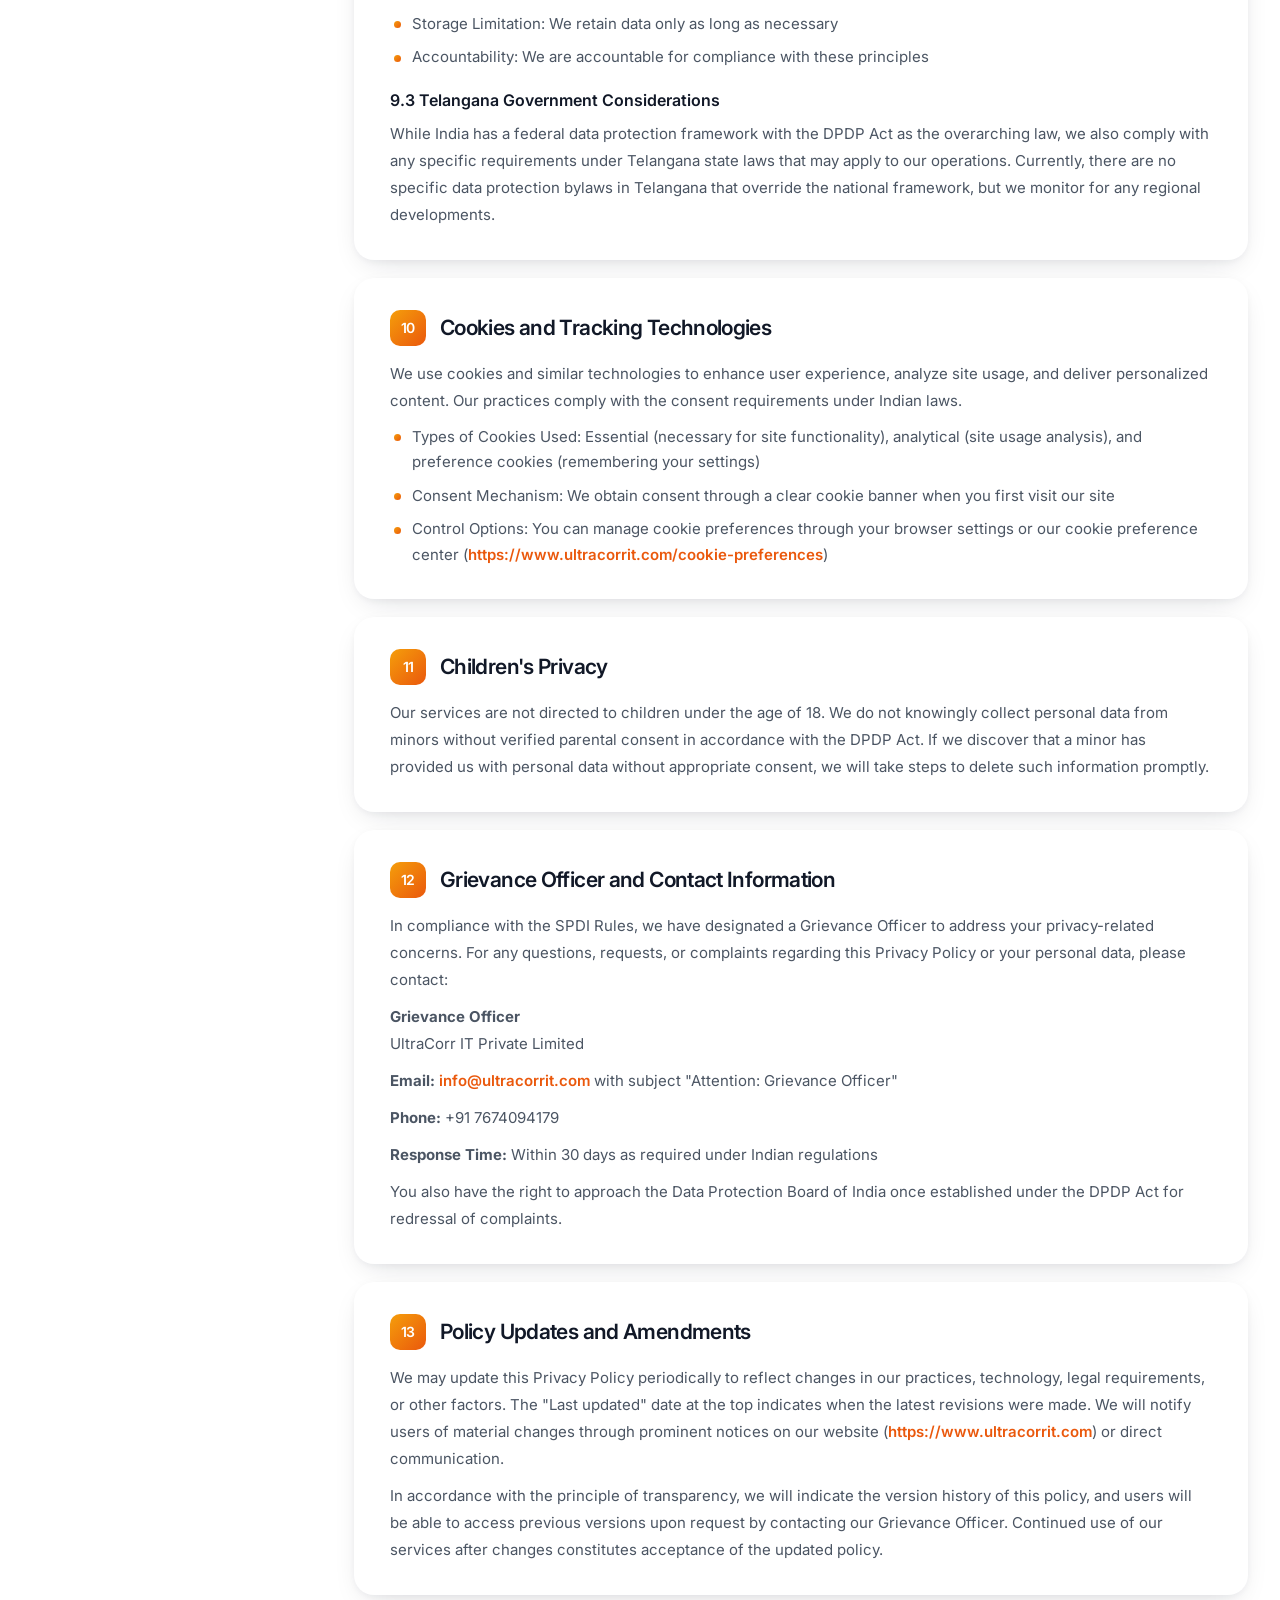
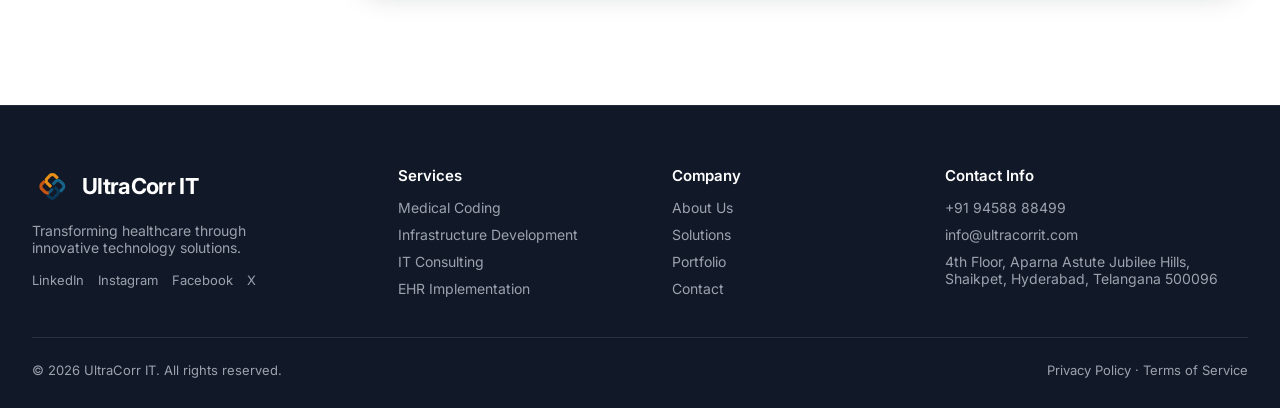
<file: immersive-site/privacy.html>
<!DOCTYPE html>
<html lang="en">
<head>
<meta charset="utf-8">
<meta name="viewport" content="width=device-width, initial-scale=1">
<title>Privacy Policy - UltraCorr IT</title>
<meta name="description" content="How UltraCorr IT collects, uses, shares and protects personal data under the IT Act, SPDI Rules and the DPDP Act.">
<meta name="theme-color" content="#111827">
<link rel="icon" href="assets/img/favicon.svg" type="image/svg+xml">
<link rel="preconnect" href="https://fonts.googleapis.com">
<link rel="preconnect" href="https://fonts.gstatic.com" crossorigin>
<link rel="stylesheet" href="https://fonts.googleapis.com/css2?family=Inter:wght@400;500;600;700;800&amp;display=swap">
<link rel="stylesheet" href="assets/css/styles.css?v=34">
<script>
  // "js" turns on the scroll animations. "intro" shows the loading screen once per
  // browser session (add ?intro to a URL to see it again); skipped for reduced motion.
  document.documentElement.classList.add('js');
  (function () {
    var force = /[?&]intro\b/.test(location.search), seen = false;
    try { seen = sessionStorage.getItem('ucIntroSeen') === '1'; } catch (e) {}
    var reduce = window.matchMedia && matchMedia('(prefers-reduced-motion: reduce)').matches;
    if (force || (!seen && !reduce)) document.documentElement.classList.add('intro');
  })();
</script>
</head>
<body>

<!-- Loading screen -->
<div id="intro" role="status" aria-label="Loading UltraCorr IT">
  <div class="intro-floor"></div>
  <div class="intro-stage">
    <div class="intro-light"></div>
    <div class="intro-leaf left"></div>
    <div class="intro-leaf right"></div>
    <svg class="intro-frame" viewBox="0 0 320 180" preserveAspectRatio="none" aria-hidden="true">
      <defs>
        <linearGradient id="introStroke" x1="0" y1="0" x2="1" y2="1">
          <stop offset="0" stop-color="#f59e0b"/>
          <stop offset=".5" stop-color="#ea580c"/>
          <stop offset="1" stop-color="#0ea5e9"/>
        </linearGradient>
      </defs>
      <rect x="1" y="1" width="318" height="178" fill="none" stroke="url(#introStroke)" stroke-width="1.4" pathLength="100" stroke-dasharray="100" stroke-dashoffset="100"/>
    </svg>
    <div class="intro-count">00</div>
  </div>
  <p class="intro-caption"><b class="gradient-text">UltraCorr</b> IT</p>
  <button type="button" class="intro-skip">Skip intro</button>
</div>
<script src="assets/js/intro.js?v=34"></script>

<!-- Icon set -->
<svg width="0" height="0" style="position:absolute" aria-hidden="true">
  <symbol id="i-arrow" viewBox="0 0 24 24"><path d="M5 12h14M13 6l6 6-6 6" fill="none" stroke="currentColor" stroke-width="1.8" stroke-linecap="round" stroke-linejoin="round"/></symbol>
  <symbol id="i-plus" viewBox="0 0 24 24"><path d="M9 3h6v6h6v6h-6v6H9v-6H3V9h6z" fill="none" stroke="currentColor" stroke-width="1.8" stroke-linejoin="round"/></symbol>
  <symbol id="i-code" viewBox="0 0 24 24"><path d="M8 7l-5 5 5 5M16 7l5 5-5 5M14 4l-4 16" fill="none" stroke="currentColor" stroke-width="1.8" stroke-linecap="round" stroke-linejoin="round"/></symbol>
  <symbol id="i-file" viewBox="0 0 24 24"><path d="M14 3H6v18h12V7zM14 3v4h4M9 12h6M9 16h6" fill="none" stroke="currentColor" stroke-width="1.8" stroke-linecap="round" stroke-linejoin="round"/></symbol>
  <symbol id="i-monitor" viewBox="0 0 24 24"><path d="M3 4h18v12H3zM8 20h8M12 16v4M8 10l2 2 4-4" fill="none" stroke="currentColor" stroke-width="1.8" stroke-linecap="round" stroke-linejoin="round"/></symbol>
  <symbol id="i-cloud" viewBox="0 0 24 24"><path d="M7 18a4 4 0 0 1-.6-7.96A6 6 0 0 1 18 9a4.5 4.5 0 0 1-.5 9z" fill="none" stroke="currentColor" stroke-width="1.8" stroke-linejoin="round"/></symbol>
  <symbol id="i-server" viewBox="0 0 24 24"><path d="M4 4h16v6H4zM4 14h16v6H4zM8 7h.01M8 17h.01" fill="none" stroke="currentColor" stroke-width="1.8" stroke-linecap="round" stroke-linejoin="round"/></symbol>
  <symbol id="i-shield" viewBox="0 0 24 24"><path d="M12 3l8 3v6c0 5-3.5 8-8 9-4.5-1-8-4-8-9V6z M9 12l2 2 4-4" fill="none" stroke="currentColor" stroke-width="1.8" stroke-linecap="round" stroke-linejoin="round"/></symbol>
  <symbol id="i-star" viewBox="0 0 24 24"><path d="M12 3l2.7 5.6 6.1.9-4.4 4.3 1 6.1L12 17l-5.4 2.9 1-6.1-4.4-4.3 6.1-.9z" fill="none" stroke="currentColor" stroke-width="1.8" stroke-linejoin="round"/></symbol>
  <symbol id="i-target" viewBox="0 0 24 24"><path d="M12 21a9 9 0 1 1 9-9M12 17a5 5 0 1 1 5-5M12 12l7-7M16 5h3v3" fill="none" stroke="currentColor" stroke-width="1.8" stroke-linecap="round" stroke-linejoin="round"/></symbol>
  <symbol id="i-headset" viewBox="0 0 24 24"><path d="M4 15v-3a8 8 0 0 1 16 0v3M4 15a2 2 0 0 0 2 2h1v-5H6a2 2 0 0 0-2 2zM20 15a2 2 0 0 1-2 2h-1v-5h1a2 2 0 0 1 2 2zM17 17c0 2-2 3-5 3" fill="none" stroke="currentColor" stroke-width="1.8" stroke-linecap="round"/></symbol>
  <symbol id="i-award" viewBox="0 0 24 24"><path d="M12 15a6 6 0 1 0 0-12 6 6 0 0 0 0 12zM8.5 14l-1.5 7 5-3 5 3-1.5-7" fill="none" stroke="currentColor" stroke-width="1.8" stroke-linejoin="round"/></symbol>
  <symbol id="i-records" viewBox="0 0 24 24"><path d="M4 6c0-1.7 3.6-3 8-3s8 1.3 8 3-3.6 3-8 3-8-1.3-8-3zM4 6v6c0 1.7 3.6 3 8 3s8-1.3 8-3V6M4 12v6c0 1.7 3.6 3 8 3s8-1.3 8-3v-6" fill="none" stroke="currentColor" stroke-width="1.8"/></symbol>
  <symbol id="i-hospital" viewBox="0 0 24 24"><path d="M3 21h18M5 21V7h14v14M10 21v-4h4v4M12 9v4M10 11h4" fill="none" stroke="currentColor" stroke-width="1.8" stroke-linecap="round" stroke-linejoin="round"/></symbol>
  <symbol id="i-clinic" viewBox="0 0 24 24"><path d="M3 11l9-7 9 7M5 10v11h14V10M12 12v5M9.5 14.5h5" fill="none" stroke="currentColor" stroke-width="1.8" stroke-linecap="round" stroke-linejoin="round"/></symbol>
  <symbol id="i-home" viewBox="0 0 24 24"><path d="M3 12l9-8 9 8M5 10v10h14V10M9 20v-6h6v6" fill="none" stroke="currentColor" stroke-width="1.8" stroke-linecap="round" stroke-linejoin="round"/></symbol>
  <symbol id="i-check" viewBox="0 0 24 24"><path d="M5 12l5 5 9-10" fill="none" stroke="currentColor" stroke-width="2" stroke-linecap="round" stroke-linejoin="round"/></symbol>
  <symbol id="i-phone" viewBox="0 0 24 24"><path d="M5 4h4l2 5-2.5 1.5a11 11 0 0 0 5 5L15 13l5 2v4a2 2 0 0 1-2 2A16 16 0 0 1 3 6a2 2 0 0 1 2-2z" fill="none" stroke="currentColor" stroke-width="1.8" stroke-linejoin="round"/></symbol>
  <symbol id="i-mail" viewBox="0 0 24 24"><path d="M3 5h18v14H3zM3 6l9 7 9-7" fill="none" stroke="currentColor" stroke-width="1.8" stroke-linejoin="round"/></symbol>
  <symbol id="i-pin" viewBox="0 0 24 24"><path d="M12 21s-7-6.2-7-12a7 7 0 0 1 14 0c0 5.8-7 12-7 12zM12 11a2 2 0 1 0 0-4 2 2 0 0 0 0 4z" fill="none" stroke="currentColor" stroke-width="1.8"/></symbol>
  <symbol id="i-clock" viewBox="0 0 24 24"><path d="M12 21a9 9 0 1 0 0-18 9 9 0 0 0 0 18zM12 7v5l3 2" fill="none" stroke="currentColor" stroke-width="1.8" stroke-linecap="round"/></symbol>
  <symbol id="i-eye" viewBox="0 0 24 24"><g fill="none" stroke="currentColor" stroke-width="1.8" stroke-linecap="round" stroke-linejoin="round"><path d="M2 12s3.5-7 10-7 10 7 10 7-3.5 7-10 7S2 12 2 12zM12 15a3 3 0 1 0 0-6 3 3 0 0 0 0 6z"/></g></symbol>
  <symbol id="i-flag" viewBox="0 0 24 24"><g fill="none" stroke="currentColor" stroke-width="1.8" stroke-linecap="round" stroke-linejoin="round"><path d="M5 21V4M5 4h11l-2 4 2 4H5"/></g></symbol>
  <symbol id="i-users" viewBox="0 0 24 24"><g fill="none" stroke="currentColor" stroke-width="1.8" stroke-linecap="round" stroke-linejoin="round"><path d="M9 11a4 4 0 1 0 0-8 4 4 0 0 0 0 8zM2 21a7 7 0 0 1 14 0M16 3.5a4 4 0 0 1 0 7.5M18 14a6 6 0 0 1 4 7"/></g></symbol>
  <symbol id="i-trophy" viewBox="0 0 24 24"><g fill="none" stroke="currentColor" stroke-width="1.8" stroke-linecap="round" stroke-linejoin="round"><path d="M8 4h8v5a4 4 0 0 1-8 0zM8 6H4a3 3 0 0 0 4 4M16 6h4a3 3 0 0 1-4 4M12 13v4M8 21h8M9 17h6"/></g></symbol>
  <symbol id="i-chart" viewBox="0 0 24 24"><g fill="none" stroke="currentColor" stroke-width="1.8" stroke-linecap="round" stroke-linejoin="round"><path d="M4 20V10M10 20V4M16 20v-7M22 20H2"/></g></symbol>
  <symbol id="i-video" viewBox="0 0 24 24"><g fill="none" stroke="currentColor" stroke-width="1.8" stroke-linecap="round" stroke-linejoin="round"><path d="M3 6h12v12H3zM15 10l6-3v10l-6-3"/></g></symbol>
  <symbol id="i-chat" viewBox="0 0 24 24"><g fill="none" stroke="currentColor" stroke-width="1.8" stroke-linecap="round" stroke-linejoin="round"><path d="M4 5h16v11H9l-5 4z"/></g></symbol>
  <symbol id="i-database" viewBox="0 0 24 24"><g fill="none" stroke="currentColor" stroke-width="1.8" stroke-linecap="round" stroke-linejoin="round"><path d="M4 6c0-1.7 3.6-3 8-3s8 1.3 8 3-3.6 3-8 3-8-1.3-8-3zM4 6v12c0 1.7 3.6 3 8 3s8-1.3 8-3V6"/></g></symbol>
  <symbol id="i-mobile" viewBox="0 0 24 24"><g fill="none" stroke="currentColor" stroke-width="1.8" stroke-linecap="round" stroke-linejoin="round"><path d="M7 2h10v20H7zM11 18h2"/></g></symbol>
  <symbol id="i-brain" viewBox="0 0 24 24"><g fill="none" stroke="currentColor" stroke-width="1.8" stroke-linecap="round" stroke-linejoin="round"><path d="M9 4a3 3 0 0 0-3 3 3 3 0 0 0-2 5 3 3 0 0 0 2 5 3 3 0 0 0 6 1V5a3 3 0 0 0-3-1zM15 4a3 3 0 0 1 3 3 3 3 0 0 1 2 5 3 3 0 0 1-2 5 3 3 0 0 1-6 1"/></g></symbol>
  <symbol id="i-plug" viewBox="0 0 24 24"><g fill="none" stroke="currentColor" stroke-width="1.8" stroke-linecap="round" stroke-linejoin="round"><path d="M9 2v6M15 2v6M6 8h12v3a6 6 0 0 1-12 0zM12 17v5"/></g></symbol>
  <symbol id="i-layers" viewBox="0 0 24 24"><g fill="none" stroke="currentColor" stroke-width="1.8" stroke-linecap="round" stroke-linejoin="round"><path d="M12 3l9 5-9 5-9-5zM3 13l9 5 9-5M3 17l9 5 9-5"/></g></symbol>
  <symbol id="i-cube" viewBox="0 0 24 24"><g fill="none" stroke="currentColor" stroke-width="1.8" stroke-linecap="round" stroke-linejoin="round"><path d="M12 2l9 5v10l-9 5-9-5V7zM12 12l9-5M12 12v10M12 12L3 7"/></g></symbol>
  <symbol id="i-building" viewBox="0 0 24 24"><g fill="none" stroke="currentColor" stroke-width="1.8" stroke-linecap="round" stroke-linejoin="round"><path d="M4 21V3h11v18M15 9h5v12M8 7h3M8 11h3M8 15h3M3 21h18"/></g></symbol>
  <symbol id="i-dollar" viewBox="0 0 24 24"><g fill="none" stroke="currentColor" stroke-width="1.8" stroke-linecap="round" stroke-linejoin="round"><path d="M12 2v20M17 6H9.5a3.5 3.5 0 0 0 0 7h5a3.5 3.5 0 0 1 0 7H6"/></g></symbol>
  <symbol id="i-search" viewBox="0 0 24 24"><g fill="none" stroke="currentColor" stroke-width="1.8" stroke-linecap="round" stroke-linejoin="round"><path d="M11 18a7 7 0 1 0 0-14 7 7 0 0 0 0 14zM21 21l-5-5"/></g></symbol>
  <symbol id="i-box" viewBox="0 0 24 24"><g fill="none" stroke="currentColor" stroke-width="1.8" stroke-linecap="round" stroke-linejoin="round"><path d="M3 7l9-4 9 4v10l-9 4-9-4zM3 7l9 4 9-4M12 11v10"/></g></symbol>
  <symbol id="i-car" viewBox="0 0 24 24"><g fill="none" stroke="currentColor" stroke-width="1.8" stroke-linecap="round" stroke-linejoin="round"><path d="M5 16l1.5-6h11L19 16M3 16h18v4H3zM7 20v1M17 20v1"/></g></symbol>
  <symbol id="i-heart" viewBox="0 0 24 24"><g fill="none" stroke="currentColor" stroke-width="1.8" stroke-linecap="round" stroke-linejoin="round"><path d="M12 20s-8-5-8-11a4.5 4.5 0 0 1 8-2.8A4.5 4.5 0 0 1 20 9c0 6-8 11-8 11z"/></g></symbol>
  <symbol id="i-coins" viewBox="0 0 24 24"><g fill="none" stroke="currentColor" stroke-width="1.8" stroke-linecap="round" stroke-linejoin="round"><path d="M8 8c0-1.7 2.7-3 6-3s6 1.3 6 3-2.7 3-6 3-6-1.3-6-3zM8 8v4c0 1.7 2.7 3 6 3s6-1.3 6-3V8M4 12c0 1.7 2.7 3 6 3M4 12v4c0 1.7 2.7 3 6 3"/></g></symbol>
  <symbol id="i-file-contract" viewBox="0 0 24 24"><g fill="none" stroke="currentColor" stroke-width="1.8" stroke-linecap="round" stroke-linejoin="round"><path d="M14 3H6v18h12V7zM14 3v4h4M9 13h6M9 17h4"/></g></symbol>
  <symbol id="i-user-shield" viewBox="0 0 24 24"><g fill="none" stroke="currentColor" stroke-width="1.8" stroke-linecap="round" stroke-linejoin="round"><path d="M12 3l8 3v6c0 5-3.5 8-8 9-4.5-1-8-4-8-9V6zM12 12a2.5 2.5 0 1 0 0-5 2.5 2.5 0 0 0 0 5zM8 16a4 4 0 0 1 8 0"/></g></symbol>
</svg>

<a class="skip-link" href="#main">Skip to content</a>
<div class="scroll-progress" aria-hidden="true"></div>

<header class="site-header" id="top">
  <div class="wrap nav">
    <a class="brand" href="index.html" aria-label="UltraCorr IT home">
      <img class="brand-logo" src="assets/img/logo.png" alt="" width="40" height="40">
      <span class="brand-text">UltraCorr IT</span>
    </a>
    <nav class="links" aria-label="Main">
      <a href="index.html">Home</a>
      <a href="about.html">About</a>
      <a href="services.html">Services</a>
      <a href="solutions.html">Solutions</a>
      <a href="portfolio.html">Portfolio</a>
      <a href="contact.html">Contact</a>
    </nav>
    <div class="nav-actions">
      <button class="pill pill-outline" type="button" data-open-modal>Get a Quote <svg class="ico"><use href="#i-arrow"/></svg></button>
      <button class="menu" id="menu" type="button" aria-label="Open menu" aria-expanded="false" aria-controls="menuPanel"><span></span><span></span><span></span></button>
    </div>
  </div>
  <div class="menu-panel" id="menuPanel">
    <nav aria-label="All pages">
      <a href="index.html">Home</a><a href="about.html">About</a><a href="services.html">Services</a><a href="solutions.html">Solutions</a><a href="portfolio.html">Portfolio</a><a href="contact.html">Contact</a><a href="privacy.html">Privacy Policy</a><a href="terms.html">Terms of Service</a>
    </nav>
    <div class="menu-contact">
      <a href="tel:+919458888499"><svg class="ico"><use href="#i-phone"/></svg> +91 94588 88499</a>
      <a href="mailto:info@ultracorrit.com"><svg class="ico"><use href="#i-mail"/></svg> info@ultracorrit.com</a>
    </div>
  </div>
</header>

<main id="main">

  <section class="hero page-hero no-aside" aria-labelledby="page-title">
    <div class="hero-bg" aria-hidden="true">
      <svg class="waves" viewBox="0 0 1440 620" preserveAspectRatio="none">
        <path class="wave w1" d="M0 470 C 260 380, 420 600, 760 520 S 1180 380, 1440 470 L1440 620 L0 620Z" fill="url(#waveA)"/>
        <path class="wave w2" d="M0 520 C 300 600, 520 430, 860 500 S 1260 600, 1440 520 L1440 620 L0 620Z" fill="url(#waveB)"/>
        <path class="wave-line l1" d="M0 430 C 300 330, 520 560, 840 470 S 1240 330, 1440 420" fill="none" stroke="#0ea5e9" stroke-opacity=".35" stroke-width="1.2"/>
        <path class="wave-line l2" d="M0 455 C 320 360, 540 580, 860 490 S 1260 350, 1440 445" fill="none" stroke="#f59e0b" stroke-opacity=".35" stroke-width="1"/>
        <defs>
          <linearGradient id="waveA" x1="0" x2="1"><stop offset="0" stop-color="#0ea5e9" stop-opacity="0"/><stop offset=".35" stop-color="#0ea5e9" stop-opacity=".3"/><stop offset="1" stop-color="#f59e0b" stop-opacity=".22"/></linearGradient>
          <linearGradient id="waveB" x1="0" x2="1"><stop offset="0" stop-color="#ea580c" stop-opacity=".18"/><stop offset=".6" stop-color="#f59e0b" stop-opacity=".16"/><stop offset="1" stop-color="#0ea5e9" stop-opacity="0"/></linearGradient>
        </defs>
      </svg>
    </div>
    <div class="wrap hero-grid">
      <div class="hero-copy">
        <nav class="crumbs" aria-label="Breadcrumb"><a href="index.html">Home</a><span class="sep">/</span><span aria-current="page">Privacy Policy</span></nav>
        <span class="eyebrow">Legal</span>
        <h1 id="page-title" class="kinetic"><span class="line"><span class="word">Privacy</span></span> <span class="line"><span class="word gradient-text">Policy</span></span></h1>
        <p class="hero-intro">Your data privacy and security are our highest priority.</p>
      </div>
    </div>
    <img class="hero-sign" src="assets/img/caduceus.png" alt="" width="319" height="280">
  </section>

  <section class="section" style="padding-top:20px">
    <div class="wrap legal">
      <aside class="toc" aria-label="On this page">
        <p>On this page</p>
        <nav><a href="#section-1"><span>1</span>Introduction and Scope</a><a href="#section-2"><span>2</span>Information We Collect</a><a href="#section-3"><span>3</span>How We Use Your Information (Purpose and Legal Basis)</a><a href="#section-4"><span>4</span>How We Share Your Information</a><a href="#section-5"><span>5</span>Your Rights Under Indian Laws</a><a href="#section-6"><span>6</span>Data Security Measures</a><a href="#section-7"><span>7</span>Data Retention</a><a href="#section-8"><span>8</span>International Data Transfers</a><a href="#section-9"><span>9</span>Specific Legal Compliance for Indian Jurisdiction</a><a href="#section-10"><span>10</span>Cookies and Tracking Technologies</a><a href="#section-11"><span>11</span>Children's Privacy</a><a href="#section-12"><span>12</span>Grievance Officer and Contact Information</a><a href="#section-13"><span>13</span>Policy Updates and Amendments</a></nav>
        <div class="toc-help"><svg class="ico"><use href="#i-user-shield"/></svg><b>Questions about this policy?</b>Email <a href="mailto:info@ultracorrit.com">info@ultracorrit.com</a> or call +91 94588 88499.</div>
      </aside>
      <div class="legal-body">

            <article id="section-1" class="legal-card reveal">
                <h2><span class="n">1</span><span>Introduction and Scope</span></h2>
                <p>UltraCorr IT Private Limited ("we," "us," or "our") is committed to protecting your privacy in compliance with Indian data protection laws. This Privacy Policy explains how we collect, use, disclose, and protect your personal data when you use our website (<a href="https://www.ultracorrit.com">https://www.ultracorrit.com</a>) and services.</p>
                <p>This policy is formulated in accordance with the Information Technology Act, 2000 and the Information Technology (Reasonable Security Practices and Procedures and Sensitive Personal Data or Information) Rules, 2011 ("SPDI Rules"). It also incorporates requirements under the Digital Personal Data Protection Act, 2023 ("DPDP Act"). The policy applies to all personal data collected in digital format or non-digitized data subsequently digitized.</p>
                <p>By using our Site or services, you consent to the practices described herein. For the purpose of this policy, "Data Principal" refers to the individual to whom the personal data relates, and "Data Fiduciary" refers to our role in determining the purpose and means of processing personal data.</p>
            </article>
<article id="section-2" class="legal-card reveal">
                <h2><span class="n">2</span><span>Information We Collect</span></h2>
                <h3>2.1 Categories of Personal Data Collected</h3>
                <p>We collect the following types of personal information in compliance with the data minimization principle under the DPDP Act:</p>
                <ul>
                    <li>Personal Identifiers: Name, email address, phone number, postal address, organization name, job title</li>
                    <li>Professional Information: Employment history, educational background, professional certifications</li>
                    <li>Technical Data: IP address, browser type, device identifier, operating system, pages visited, time stamps, referring URLs</li>
                    <li>Sensitive Personal Data (as defined under SPDI Rules): Passwords, financial information, but only when absolutely necessary for service delivery</li>
                    <li>Communications Records: Records of your communications with us including email, chat, and support requests</li>
                </ul>
                
                <h3>2.2 Methods of Collection</h3>
                <div class="table-wrap">
                    <table>
                        <thead>
                            <tr>
                                <th>Collection Method</th>
                                <th>Type of Data Collected</th>
                                <th>Legal Basis</th>
                            </tr>
                        </thead>
                        <tbody>
                            <tr>
                                <td>Contact forms</td>
                                <td>Name, email, organization, phone</td>
                                <td>Explicit consent</td>
                            </tr>
                            <tr>
                                <td>Newsletter sign-ups</td>
                                <td>Email address, preferences</td>
                                <td>Explicit consent</td>
                            </tr>
                            <tr>
                                <td>Technical automated collection</td>
                                <td>IP address, browser data, cookies</td>
                                <td>Legitimate interest</td>
                            </tr>
                            <tr>
                                <td>Service communications</td>
                                <td>Support requests, inquiry details</td>
                                <td>Contract performance</td>
                            </tr>
                        </tbody>
                    </table>
                </div>
            </article>
<article id="section-3" class="legal-card reveal">
                <h2><span class="n">3</span><span>How We Use Your Information (Purpose and Legal Basis)</span></h2>
                <p>We use your personal data for the following purposes, adhering to the principle that personal data can only be processed for the purpose specified at the time of collection:</p>
                <ul>
                    <li>Service Provision: To provide, maintain, and improve our services and the Site, including processing transactions and delivering requested services</li>
                    <li>Customer Support: To respond to your inquiries, questions, or requests, and provide technical support</li>
                    <li>Marketing Communications: To send you information, newsletters, or marketing communications only with your explicit consent, with clear opt-out options in every communication</li>
                    <li>Analytics and Improvement: To monitor usage patterns, analyze trends, and enhance user experience through data analysis</li>
                    <li>Security and Compliance: To detect, prevent, or address technical issues, security breaches, and comply with legal obligations under Indian laws</li>
                </ul>
                <p>We ensure that processing is limited to only those items of personal data that are required for attaining a specific purpose as mandated by the DPDP Act.</p>
            </article>
<article id="section-4" class="legal-card reveal">
                <h2><span class="n">4</span><span>How We Share Your Information</span></h2>
                <p>We may disclose your personal data in the following circumstances, always ensuring appropriate safeguards:</p>
                <ul>
                    <li>Service Providers: With vendors, contractors, or agents who help us operate our Site or provide services (e.g., hosting, analytics, email delivery), under strict confidentiality agreements</li>
                    <li>Legal Compliance: When required to comply with applicable laws, regulations, legal processes, or governmental requests, including to the Data Protection Board of India once established</li>
                    <li>Business Transfers: In connection with any merger, sale of company assets, financing, or acquisition of all or a portion of our business, with notice to affected users</li>
                    <li>With Your Consent: For any other purpose disclosed to you with your prior explicit consent</li>
                </ul>
                <p>Under the SPDI Rules, disclosure of sensitive personal data to third parties requires prior permission from the provider of such information.</p>
            </article>
<article id="section-5" class="legal-card reveal">
                <h2><span class="n">5</span><span>Your Rights Under Indian Laws</span></h2>
                <h3>5.1 Specific Rights Under DPDP Act and IT Act</h3>
                <p>As a Data Principal, you have the following rights under Indian laws:</p>
                <ul>
                    <li>Right to Access: You can request information about what personal data we hold about you and how it is being processed</li>
                    <li>Right to Correction and Erasure: You may ask that your personal data be corrected, updated, or deleted when it is no longer necessary for the purpose collected</li>
                    <li>Right to Consent Management: You have the right to give, withdraw, or modify consent for data processing at any time</li>
                    <li>Right to Grievance Redressal: You may approach our Grievance Officer (details in Section 12) or the Data Protection Board for complaint resolution</li>
                    <li>Right to Nomination: You can nominate another individual to exercise your rights in the event of death or incapacity</li>
                </ul>
                
                <h3>5.2 Procedures for Exercising Your Rights</h3>
                <p>To exercise any of these rights, please contact our Grievance Officer using the details provided in Section 12. We will respond to legitimate requests within 30 days as required by Indian regulations, after verifying your identity to prevent unauthorized access.</p>
            </article>
<article id="section-6" class="legal-card reveal">
                <h2><span class="n">6</span><span>Data Security Measures</span></h2>
                <p>We implement reasonable security practices and procedures as required under Section 43A of the IT Act, including:</p>
                <ul>
                    <li>Administrative Safeguards: Privacy training for employees, access controls, and security policies</li>
                    <li>Technical Safeguards: Encryption, firewalls, secure network infrastructure, and regular security assessments</li>
                    <li>Physical Safeguards: Secure access to our facilities and storage systems</li>
                </ul>
                <p>In accordance with the IT Act, we maintain documented information security programs and implement IS/ISO/IEC 27001 standard security practices or other standards approved by the government. However, no method of transmission over the Internet or electronic storage is 100% secure.</p>
            </article>
<article id="section-7" class="legal-card reveal">
                <h2><span class="n">7</span><span>Data Retention</span></h2>
                <p>We retain your personal data only for as long as necessary to fulfill the purposes outlined in this policy, unless a longer retention period is required or permitted by law. Our retention practices follow the storage limitation principle of the DPDP Act, ensuring data is kept only for the duration necessary for the stated purpose.</p>
                <p>Specific retention periods are based on:</p>
                <ul>
                    <li>The purpose for which we collected and process the data</li>
                    <li>Legal obligations under Indian laws (e.g., tax requirements requiring retention for 5-7 years)</li>
                    <li>Operational requirements such as ongoing customer relationships</li>
                </ul>
                <p>Upon expiration of the retention period, we securely delete or anonymize your data so it can no longer identify you.</p>
            </article>
<article id="section-8" class="legal-card reveal">
                <h2><span class="n">8</span><span>International Data Transfers</span></h2>
                <p>If your data is transferred outside India, we ensure that such transfers comply with the cross-border data transfer restrictions under the DPDP Act. We will only transfer data to countries or entities that provide adequate levels of protection or under approved contractual arrangements that ensure comparable security standards.</p>
                <p>For international transfers, we implement appropriate safeguards such as:</p>
                <ul>
                    <li>Standard contractual clauses approved by Indian authorities</li>
                    <li>Technical and organizational measures to secure data during transfer</li>
                    <li>Due diligence on recipients' security practices</li>
                </ul>
            </article>
<article id="section-9" class="legal-card reveal">
                <h2><span class="n">9</span><span>Specific Legal Compliance for Indian Jurisdiction</span></h2>
                <h3>9.1 Compliance with SPDI Rules</h3>
                <p>In accordance with the SPDI Rules, we:</p>
                <ul>
                    <li>Provide a clear privacy policy that is easily accessible on our website (<a href="https://www.ultracorrit.com/privacy-policy">https://www.ultracorrit.com/privacy-policy</a>)</li>
                    <li>Obtain explicit consent in writing or through electronic means before collecting sensitive personal data</li>
                    <li>Offer an option to opt-out of providing data and allow withdrawal of consent</li>
                    <li>Designate a Grievance Officer whose contact details are published on our website</li>
                </ul>

                <h3>9.2 Compliance with DPDP Act</h3>
                <p>Under the DPDP Act, we adhere to the following principles:</p>
                <ul>
                    <li>Lawful, Fair, and Transparent Processing: We process data lawfully and transparently</li>
                    <li>Purpose Limitation: We use data only for the specified purpose at collection</li>
                    <li>Data Minimization: We collect only necessary data for the stated purpose</li>
                    <li>Data Accuracy: We make reasonable efforts to ensure data accuracy</li>
                    <li>Storage Limitation: We retain data only as long as necessary</li>
                    <li>Accountability: We are accountable for compliance with these principles</li>
                </ul>

                <h3>9.3 Telangana Government Considerations</h3>
                <p>While India has a federal data protection framework with the DPDP Act as the overarching law, we also comply with any specific requirements under Telangana state laws that may apply to our operations. Currently, there are no specific data protection bylaws in Telangana that override the national framework, but we monitor for any regional developments.</p>
            </article>
<article id="section-10" class="legal-card reveal">
                <h2><span class="n">10</span><span>Cookies and Tracking Technologies</span></h2>
                <p>We use cookies and similar technologies to enhance user experience, analyze site usage, and deliver personalized content. Our practices comply with the consent requirements under Indian laws.</p>
                <ul>
                    <li>Types of Cookies Used: Essential (necessary for site functionality), analytical (site usage analysis), and preference cookies (remembering your settings)</li>
                    <li>Consent Mechanism: We obtain consent through a clear cookie banner when you first visit our site</li>
                    <li>Control Options: You can manage cookie preferences through your browser settings or our cookie preference center (<a href="https://www.ultracorrit.com/cookie-preferences">https://www.ultracorrit.com/cookie-preferences</a>)</li>
                </ul>
            </article>
<article id="section-11" class="legal-card reveal">
                <h2><span class="n">11</span><span>Children's Privacy</span></h2>
                <p>Our services are not directed to children under the age of 18. We do not knowingly collect personal data from minors without verified parental consent in accordance with the DPDP Act. If we discover that a minor has provided us with personal data without appropriate consent, we will take steps to delete such information promptly.</p>
            </article>
<article id="section-12" class="legal-card reveal">
                <h2><span class="n">12</span><span>Grievance Officer and Contact Information</span></h2>
                <p>In compliance with the SPDI Rules, we have designated a Grievance Officer to address your privacy-related concerns. For any questions, requests, or complaints regarding this Privacy Policy or your personal data, please contact:</p>
                <div class="mt-3 text-gray-600">
                    <p><strong>Grievance Officer</strong><br>
                    UltraCorr IT Private Limited</p>
                    <p><strong>Email:</strong> <a href="mailto:info@ultracorrit.com">info@ultracorrit.com</a> with subject "Attention: Grievance Officer"</p>
                    <p><strong>Phone:</strong> +91 7674094179</p>
                    <p><strong>Response Time:</strong> Within 30 days as required under Indian regulations</p>
                </div>
                <p>You also have the right to approach the Data Protection Board of India once established under the DPDP Act for redressal of complaints.</p>
            </article>
<article id="section-13" class="legal-card reveal">
                <h2><span class="n">13</span><span>Policy Updates and Amendments</span></h2>
                <p>We may update this Privacy Policy periodically to reflect changes in our practices, technology, legal requirements, or other factors. The "Last updated" date at the top indicates when the latest revisions were made. We will notify users of material changes through prominent notices on our website (<a href="https://www.ultracorrit.com">https://www.ultracorrit.com</a>) or direct communication.</p>
                <p>In accordance with the principle of transparency, we will indicate the version history of this policy, and users will be able to access previous versions upon request by contacting our Grievance Officer. Continued use of our services after changes constitutes acceptance of the updated policy.</p>
            </article>

      </div>
    </div>
  </section>

</main>

<footer class="footer">
  <div class="wrap footer-grid">
    <div>
      <a class="brand" href="index.html" aria-label="UltraCorr IT home"><img class="brand-logo" src="assets/img/logo.png" alt="" width="40" height="40"><span class="brand-text">UltraCorr IT</span></a>
      <p class="footer-about">Transforming healthcare through innovative technology solutions.</p>
      <div class="socials">
        <a href="https://www.linkedin.com/company/ultracorrit" target="_blank" rel="noopener">LinkedIn</a>
        <a href="https://www.instagram.com/ultracorrit_official/" target="_blank" rel="noopener">Instagram</a>
        <a href="https://www.facebook.com/share/1C6ptisg1m/" target="_blank" rel="noopener">Facebook</a>
        <a href="https://x.com/ultracorrit" target="_blank" rel="noopener">X</a>
      </div>
    </div>
    <div><h3>Services</h3><ul><li><a href="services.html">Medical Coding</a></li><li><a href="services.html">Infrastructure Development</a></li><li><a href="services.html">IT Consulting</a></li><li><a href="services.html">EHR Implementation</a></li></ul></div>
    <div><h3>Company</h3><ul><li><a href="about.html">About Us</a></li><li><a href="solutions.html">Solutions</a></li><li><a href="portfolio.html">Portfolio</a></li><li><a href="contact.html">Contact</a></li></ul></div>
    <div><h3>Contact Info</h3><ul><li>+91 94588 88499</li><li>info@ultracorrit.com</li><li>4th Floor, Aparna Astute Jubilee Hills, Shaikpet, Hyderabad, Telangana 500096</li></ul></div>
    <div class="footer-bottom">
      <p>© <span id="year">2026</span> UltraCorr IT. All rights reserved.</p>
      <p><a href="privacy.html">Privacy Policy</a> · <a href="terms.html">Terms of Service</a></p>
    </div>
  </div>
</footer>

<div class="modal-backdrop" id="modal" hidden>
  <div class="modal" role="dialog" aria-modal="true" aria-labelledby="modalTitle">
    <div class="modal-head">
      <h2 id="modalTitle">Get a Quote</h2>
      <button class="close" type="button" data-close-modal>Close <span aria-hidden="true">✕</span></button>
    </div>
    <p class="modal-sub">Let's discuss how we can optimize your operations and enhance patient care.</p>
    <form class="contact-form" id="modalForm" novalidate>
      <div class="field-row">
        <div class="field"><label for="mFirstName">First Name *</label><input id="mFirstName" name="firstName" autocomplete="given-name" required><span class="field-error" id="mFirstName-error"></span></div>
        <div class="field"><label for="mLastName">Last Name *</label><input id="mLastName" name="lastName" autocomplete="family-name" required><span class="field-error" id="mLastName-error"></span></div>
      </div>
      <div class="field"><label for="mEmail">Email *</label><input id="mEmail" name="email" type="email" autocomplete="email" required><span class="field-error" id="mEmail-error"></span></div>
      <div class="field">
        <label for="mInterest">Service Interest</label>
        <select id="mInterest" name="interest">
          <option value="">Select a service...</option>
          <option>Medical Coding Services</option>
          <option>Infrastructure Development</option>
          <option>IT Development Services</option>
          <option>EHR Implementation</option>
          <option>Consulting Services</option>
          <option>Other</option>
        </select>
      </div>
      <div class="field"><label for="mMessage">Message *</label><textarea id="mMessage" name="message" required rows="3"></textarea><span class="field-error" id="mMessage-error"></span></div>
      <div class="hp" aria-hidden="true"><label for="mWebsite">Leave this empty</label><input id="mWebsite" name="_honey" tabindex="-1" autocomplete="off"></div>
      <button class="pill pill-brand submit" type="submit"><span class="btn-label">Send Message</span> <svg class="ico"><use href="#i-arrow"/></svg></button>
      <p class="form-msg" role="status" aria-live="polite"></p>
    </form>
  </div>
</div>

<div class="cursor" aria-hidden="true"></div>

<script src="assets/js/config.js?v=34"></script>
<script src="assets/js/stage.js?v=34"></script>
<script src="assets/js/main.js?v=34"></script>
<script src="assets/js/agent.js?v=34"></script>
</body>
</html>
</file>
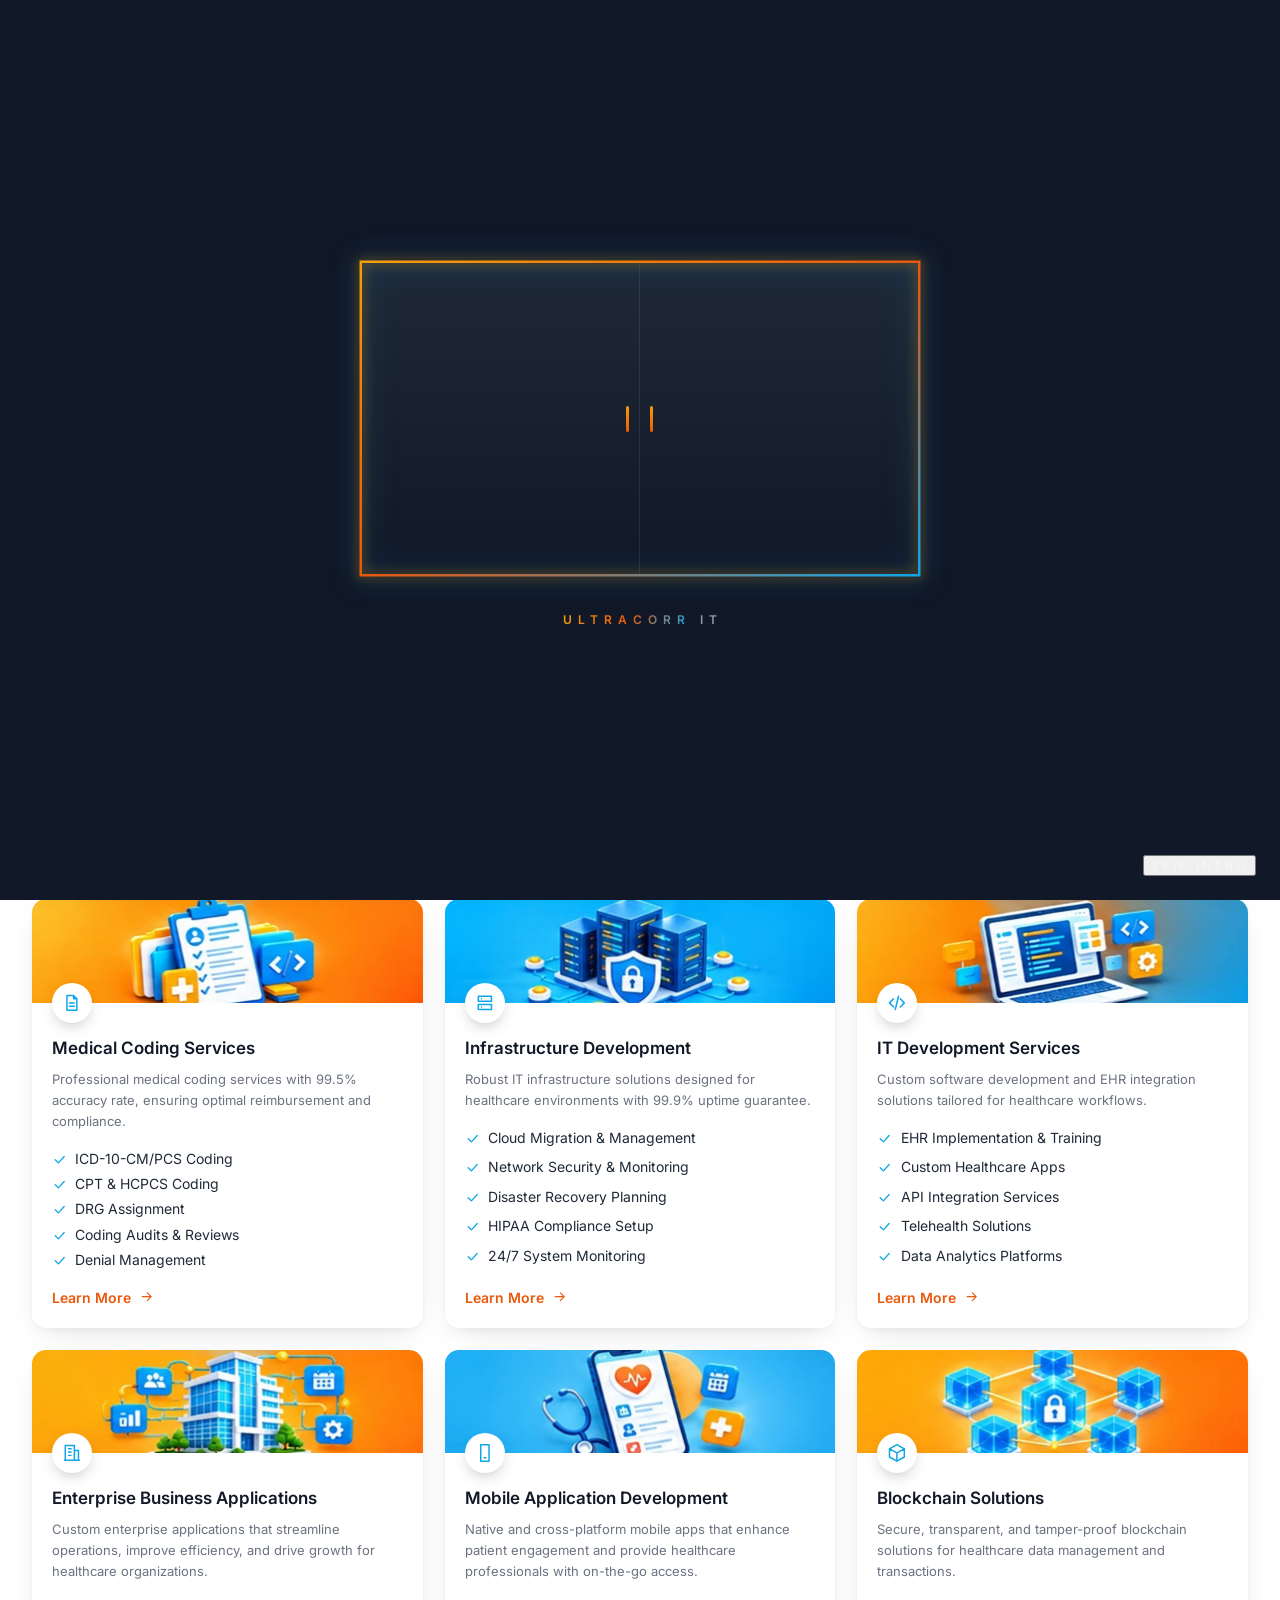
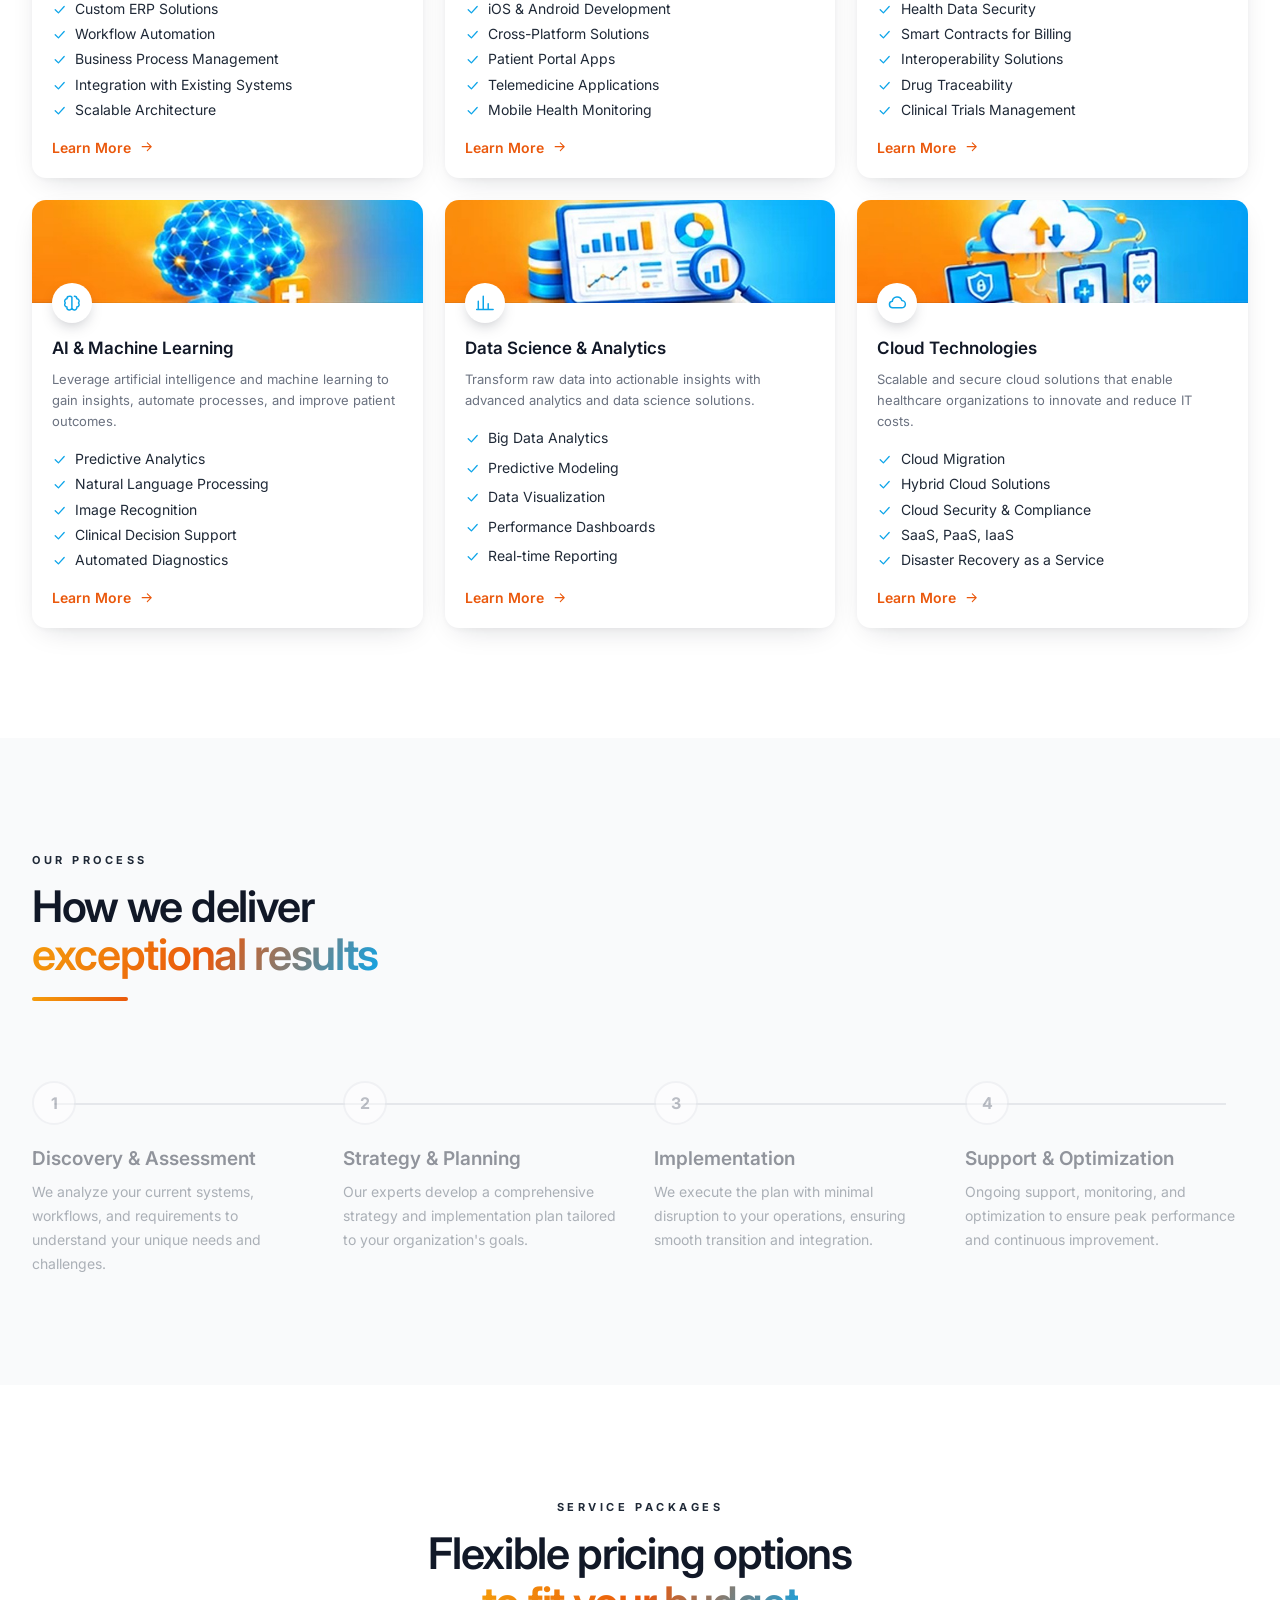
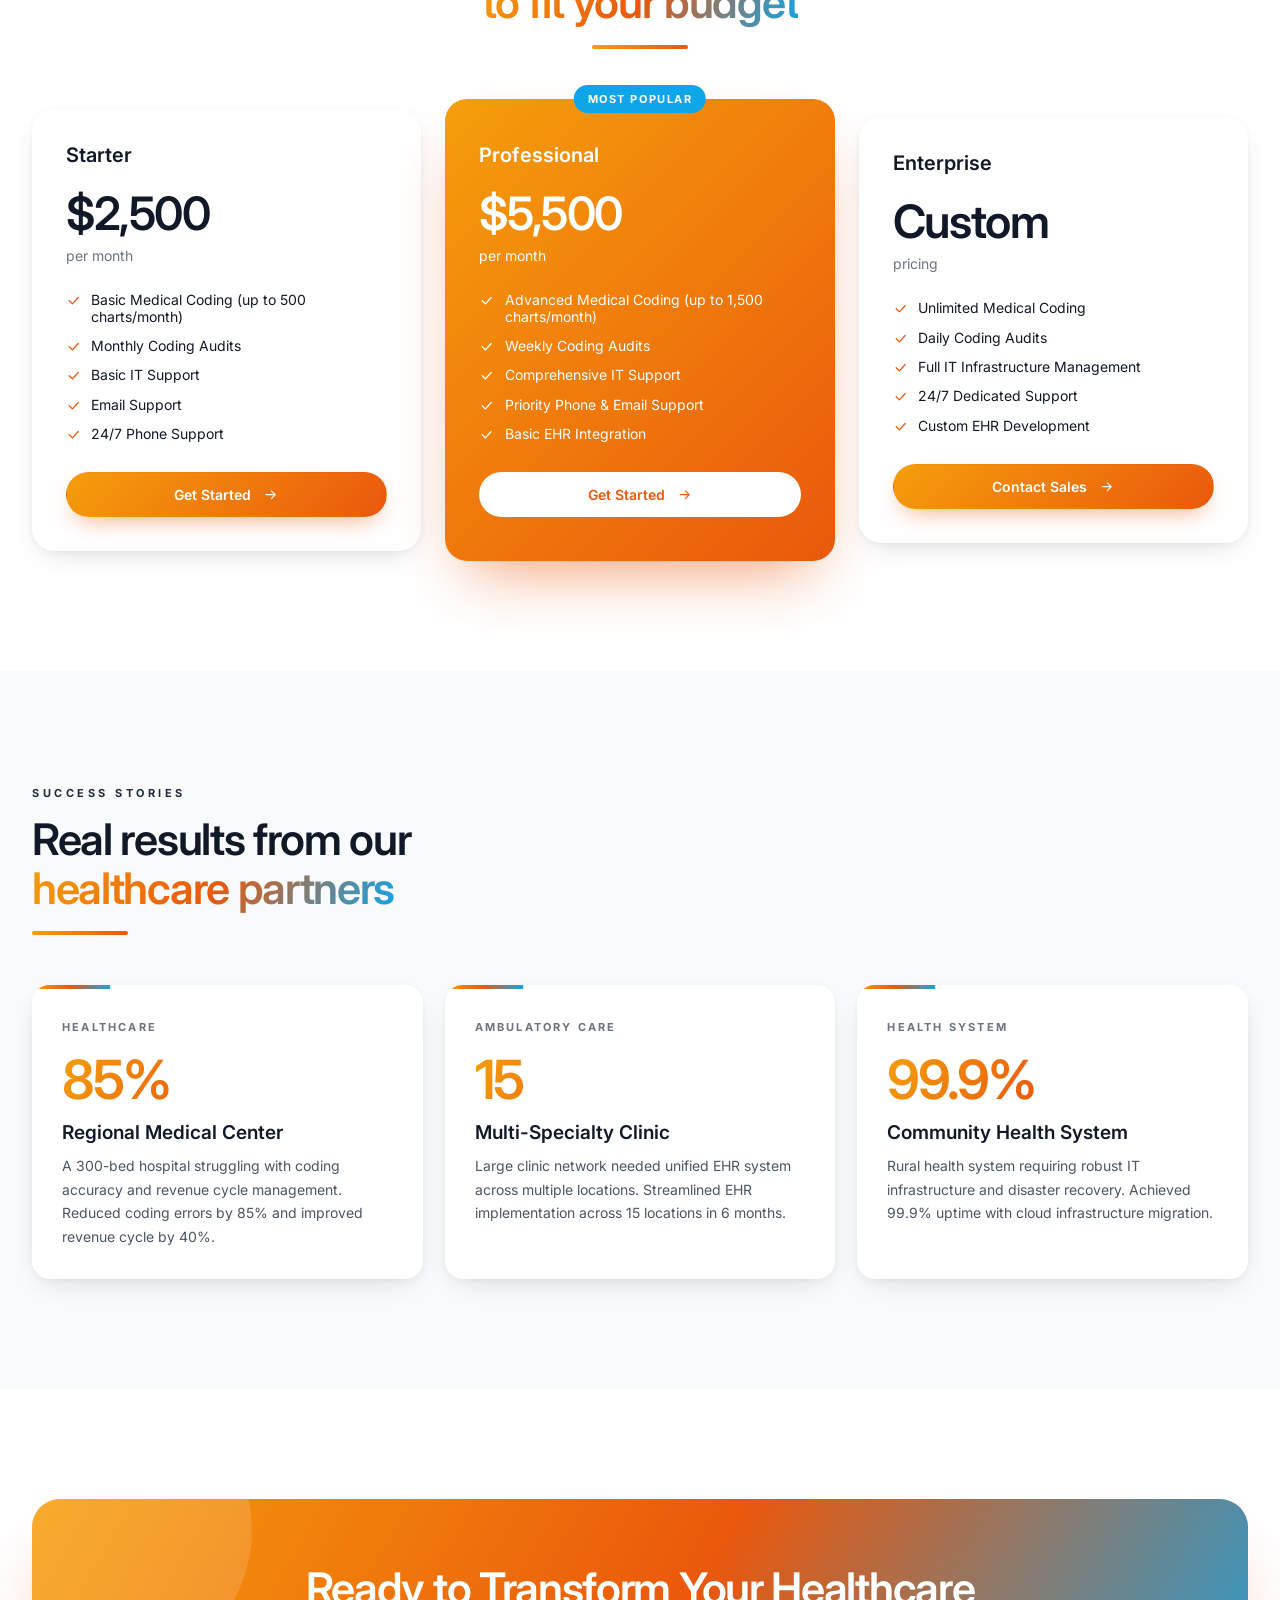
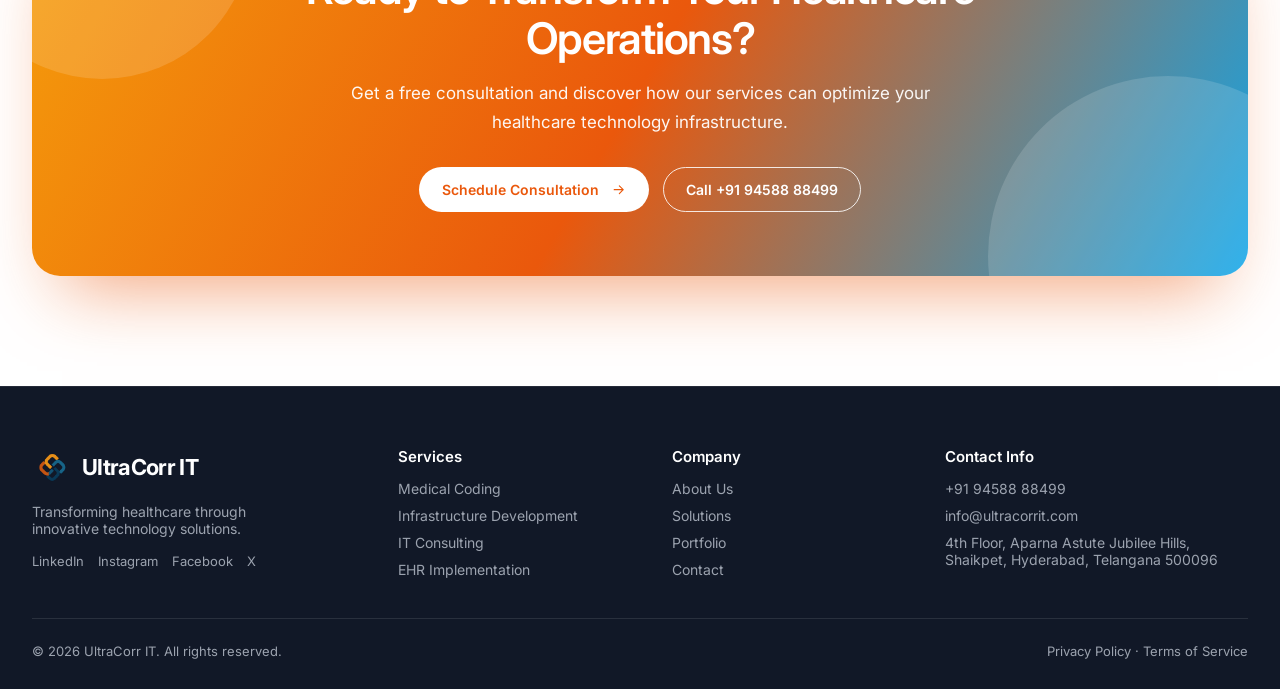
<file: immersive-site/services.html>
<!DOCTYPE html>
<html lang="en">
<head>
<meta charset="utf-8">
<meta name="viewport" content="width=device-width, initial-scale=1">
<title>Services - UltraCorr IT | Medical Coding, Infrastructure &amp; IT Development</title>
<meta name="description" content="Medical coding, healthcare infrastructure, IT development, enterprise apps, mobile, blockchain, AI, analytics and cloud services from UltraCorr IT.">
<meta name="theme-color" content="#111827">
<link rel="icon" href="assets/img/favicon.svg" type="image/svg+xml">
<link rel="preconnect" href="https://fonts.googleapis.com">
<link rel="preconnect" href="https://fonts.gstatic.com" crossorigin>
<link rel="stylesheet" href="https://fonts.googleapis.com/css2?family=Inter:wght@400;500;600;700;800&amp;display=swap">
<link rel="stylesheet" href="assets/css/styles.css?v=34">
<script>
  // "js" turns on the scroll animations. "intro" shows the loading screen once per
  // browser session (add ?intro to a URL to see it again); skipped for reduced motion.
  document.documentElement.classList.add('js');
  (function () {
    var force = /[?&]intro\b/.test(location.search), seen = false;
    try { seen = sessionStorage.getItem('ucIntroSeen') === '1'; } catch (e) {}
    var reduce = window.matchMedia && matchMedia('(prefers-reduced-motion: reduce)').matches;
    if (force || (!seen && !reduce)) document.documentElement.classList.add('intro');
  })();
</script>
</head>
<body>

<!-- Loading screen -->
<div id="intro" role="status" aria-label="Loading UltraCorr IT">
  <div class="intro-floor"></div>
  <div class="intro-stage">
    <div class="intro-light"></div>
    <div class="intro-leaf left"></div>
    <div class="intro-leaf right"></div>
    <svg class="intro-frame" viewBox="0 0 320 180" preserveAspectRatio="none" aria-hidden="true">
      <defs>
        <linearGradient id="introStroke" x1="0" y1="0" x2="1" y2="1">
          <stop offset="0" stop-color="#f59e0b"/>
          <stop offset=".5" stop-color="#ea580c"/>
          <stop offset="1" stop-color="#0ea5e9"/>
        </linearGradient>
      </defs>
      <rect x="1" y="1" width="318" height="178" fill="none" stroke="url(#introStroke)" stroke-width="1.4" pathLength="100" stroke-dasharray="100" stroke-dashoffset="100"/>
    </svg>
    <div class="intro-count">00</div>
  </div>
  <p class="intro-caption"><b class="gradient-text">UltraCorr</b> IT</p>
  <button type="button" class="intro-skip">Skip intro</button>
</div>
<script src="assets/js/intro.js?v=34"></script>

<!-- Icon set -->
<svg width="0" height="0" style="position:absolute" aria-hidden="true">
  <symbol id="i-arrow" viewBox="0 0 24 24"><path d="M5 12h14M13 6l6 6-6 6" fill="none" stroke="currentColor" stroke-width="1.8" stroke-linecap="round" stroke-linejoin="round"/></symbol>
  <symbol id="i-plus" viewBox="0 0 24 24"><path d="M9 3h6v6h6v6h-6v6H9v-6H3V9h6z" fill="none" stroke="currentColor" stroke-width="1.8" stroke-linejoin="round"/></symbol>
  <symbol id="i-code" viewBox="0 0 24 24"><path d="M8 7l-5 5 5 5M16 7l5 5-5 5M14 4l-4 16" fill="none" stroke="currentColor" stroke-width="1.8" stroke-linecap="round" stroke-linejoin="round"/></symbol>
  <symbol id="i-file" viewBox="0 0 24 24"><path d="M14 3H6v18h12V7zM14 3v4h4M9 12h6M9 16h6" fill="none" stroke="currentColor" stroke-width="1.8" stroke-linecap="round" stroke-linejoin="round"/></symbol>
  <symbol id="i-monitor" viewBox="0 0 24 24"><path d="M3 4h18v12H3zM8 20h8M12 16v4M8 10l2 2 4-4" fill="none" stroke="currentColor" stroke-width="1.8" stroke-linecap="round" stroke-linejoin="round"/></symbol>
  <symbol id="i-cloud" viewBox="0 0 24 24"><path d="M7 18a4 4 0 0 1-.6-7.96A6 6 0 0 1 18 9a4.5 4.5 0 0 1-.5 9z" fill="none" stroke="currentColor" stroke-width="1.8" stroke-linejoin="round"/></symbol>
  <symbol id="i-server" viewBox="0 0 24 24"><path d="M4 4h16v6H4zM4 14h16v6H4zM8 7h.01M8 17h.01" fill="none" stroke="currentColor" stroke-width="1.8" stroke-linecap="round" stroke-linejoin="round"/></symbol>
  <symbol id="i-shield" viewBox="0 0 24 24"><path d="M12 3l8 3v6c0 5-3.5 8-8 9-4.5-1-8-4-8-9V6z M9 12l2 2 4-4" fill="none" stroke="currentColor" stroke-width="1.8" stroke-linecap="round" stroke-linejoin="round"/></symbol>
  <symbol id="i-star" viewBox="0 0 24 24"><path d="M12 3l2.7 5.6 6.1.9-4.4 4.3 1 6.1L12 17l-5.4 2.9 1-6.1-4.4-4.3 6.1-.9z" fill="none" stroke="currentColor" stroke-width="1.8" stroke-linejoin="round"/></symbol>
  <symbol id="i-target" viewBox="0 0 24 24"><path d="M12 21a9 9 0 1 1 9-9M12 17a5 5 0 1 1 5-5M12 12l7-7M16 5h3v3" fill="none" stroke="currentColor" stroke-width="1.8" stroke-linecap="round" stroke-linejoin="round"/></symbol>
  <symbol id="i-headset" viewBox="0 0 24 24"><path d="M4 15v-3a8 8 0 0 1 16 0v3M4 15a2 2 0 0 0 2 2h1v-5H6a2 2 0 0 0-2 2zM20 15a2 2 0 0 1-2 2h-1v-5h1a2 2 0 0 1 2 2zM17 17c0 2-2 3-5 3" fill="none" stroke="currentColor" stroke-width="1.8" stroke-linecap="round"/></symbol>
  <symbol id="i-award" viewBox="0 0 24 24"><path d="M12 15a6 6 0 1 0 0-12 6 6 0 0 0 0 12zM8.5 14l-1.5 7 5-3 5 3-1.5-7" fill="none" stroke="currentColor" stroke-width="1.8" stroke-linejoin="round"/></symbol>
  <symbol id="i-records" viewBox="0 0 24 24"><path d="M4 6c0-1.7 3.6-3 8-3s8 1.3 8 3-3.6 3-8 3-8-1.3-8-3zM4 6v6c0 1.7 3.6 3 8 3s8-1.3 8-3V6M4 12v6c0 1.7 3.6 3 8 3s8-1.3 8-3v-6" fill="none" stroke="currentColor" stroke-width="1.8"/></symbol>
  <symbol id="i-hospital" viewBox="0 0 24 24"><path d="M3 21h18M5 21V7h14v14M10 21v-4h4v4M12 9v4M10 11h4" fill="none" stroke="currentColor" stroke-width="1.8" stroke-linecap="round" stroke-linejoin="round"/></symbol>
  <symbol id="i-clinic" viewBox="0 0 24 24"><path d="M3 11l9-7 9 7M5 10v11h14V10M12 12v5M9.5 14.5h5" fill="none" stroke="currentColor" stroke-width="1.8" stroke-linecap="round" stroke-linejoin="round"/></symbol>
  <symbol id="i-home" viewBox="0 0 24 24"><path d="M3 12l9-8 9 8M5 10v10h14V10M9 20v-6h6v6" fill="none" stroke="currentColor" stroke-width="1.8" stroke-linecap="round" stroke-linejoin="round"/></symbol>
  <symbol id="i-check" viewBox="0 0 24 24"><path d="M5 12l5 5 9-10" fill="none" stroke="currentColor" stroke-width="2" stroke-linecap="round" stroke-linejoin="round"/></symbol>
  <symbol id="i-phone" viewBox="0 0 24 24"><path d="M5 4h4l2 5-2.5 1.5a11 11 0 0 0 5 5L15 13l5 2v4a2 2 0 0 1-2 2A16 16 0 0 1 3 6a2 2 0 0 1 2-2z" fill="none" stroke="currentColor" stroke-width="1.8" stroke-linejoin="round"/></symbol>
  <symbol id="i-mail" viewBox="0 0 24 24"><path d="M3 5h18v14H3zM3 6l9 7 9-7" fill="none" stroke="currentColor" stroke-width="1.8" stroke-linejoin="round"/></symbol>
  <symbol id="i-pin" viewBox="0 0 24 24"><path d="M12 21s-7-6.2-7-12a7 7 0 0 1 14 0c0 5.8-7 12-7 12zM12 11a2 2 0 1 0 0-4 2 2 0 0 0 0 4z" fill="none" stroke="currentColor" stroke-width="1.8"/></symbol>
  <symbol id="i-clock" viewBox="0 0 24 24"><path d="M12 21a9 9 0 1 0 0-18 9 9 0 0 0 0 18zM12 7v5l3 2" fill="none" stroke="currentColor" stroke-width="1.8" stroke-linecap="round"/></symbol>
  <symbol id="i-eye" viewBox="0 0 24 24"><g fill="none" stroke="currentColor" stroke-width="1.8" stroke-linecap="round" stroke-linejoin="round"><path d="M2 12s3.5-7 10-7 10 7 10 7-3.5 7-10 7S2 12 2 12zM12 15a3 3 0 1 0 0-6 3 3 0 0 0 0 6z"/></g></symbol>
  <symbol id="i-flag" viewBox="0 0 24 24"><g fill="none" stroke="currentColor" stroke-width="1.8" stroke-linecap="round" stroke-linejoin="round"><path d="M5 21V4M5 4h11l-2 4 2 4H5"/></g></symbol>
  <symbol id="i-users" viewBox="0 0 24 24"><g fill="none" stroke="currentColor" stroke-width="1.8" stroke-linecap="round" stroke-linejoin="round"><path d="M9 11a4 4 0 1 0 0-8 4 4 0 0 0 0 8zM2 21a7 7 0 0 1 14 0M16 3.5a4 4 0 0 1 0 7.5M18 14a6 6 0 0 1 4 7"/></g></symbol>
  <symbol id="i-trophy" viewBox="0 0 24 24"><g fill="none" stroke="currentColor" stroke-width="1.8" stroke-linecap="round" stroke-linejoin="round"><path d="M8 4h8v5a4 4 0 0 1-8 0zM8 6H4a3 3 0 0 0 4 4M16 6h4a3 3 0 0 1-4 4M12 13v4M8 21h8M9 17h6"/></g></symbol>
  <symbol id="i-chart" viewBox="0 0 24 24"><g fill="none" stroke="currentColor" stroke-width="1.8" stroke-linecap="round" stroke-linejoin="round"><path d="M4 20V10M10 20V4M16 20v-7M22 20H2"/></g></symbol>
  <symbol id="i-video" viewBox="0 0 24 24"><g fill="none" stroke="currentColor" stroke-width="1.8" stroke-linecap="round" stroke-linejoin="round"><path d="M3 6h12v12H3zM15 10l6-3v10l-6-3"/></g></symbol>
  <symbol id="i-chat" viewBox="0 0 24 24"><g fill="none" stroke="currentColor" stroke-width="1.8" stroke-linecap="round" stroke-linejoin="round"><path d="M4 5h16v11H9l-5 4z"/></g></symbol>
  <symbol id="i-database" viewBox="0 0 24 24"><g fill="none" stroke="currentColor" stroke-width="1.8" stroke-linecap="round" stroke-linejoin="round"><path d="M4 6c0-1.7 3.6-3 8-3s8 1.3 8 3-3.6 3-8 3-8-1.3-8-3zM4 6v12c0 1.7 3.6 3 8 3s8-1.3 8-3V6"/></g></symbol>
  <symbol id="i-mobile" viewBox="0 0 24 24"><g fill="none" stroke="currentColor" stroke-width="1.8" stroke-linecap="round" stroke-linejoin="round"><path d="M7 2h10v20H7zM11 18h2"/></g></symbol>
  <symbol id="i-brain" viewBox="0 0 24 24"><g fill="none" stroke="currentColor" stroke-width="1.8" stroke-linecap="round" stroke-linejoin="round"><path d="M9 4a3 3 0 0 0-3 3 3 3 0 0 0-2 5 3 3 0 0 0 2 5 3 3 0 0 0 6 1V5a3 3 0 0 0-3-1zM15 4a3 3 0 0 1 3 3 3 3 0 0 1 2 5 3 3 0 0 1-2 5 3 3 0 0 1-6 1"/></g></symbol>
  <symbol id="i-plug" viewBox="0 0 24 24"><g fill="none" stroke="currentColor" stroke-width="1.8" stroke-linecap="round" stroke-linejoin="round"><path d="M9 2v6M15 2v6M6 8h12v3a6 6 0 0 1-12 0zM12 17v5"/></g></symbol>
  <symbol id="i-layers" viewBox="0 0 24 24"><g fill="none" stroke="currentColor" stroke-width="1.8" stroke-linecap="round" stroke-linejoin="round"><path d="M12 3l9 5-9 5-9-5zM3 13l9 5 9-5M3 17l9 5 9-5"/></g></symbol>
  <symbol id="i-cube" viewBox="0 0 24 24"><g fill="none" stroke="currentColor" stroke-width="1.8" stroke-linecap="round" stroke-linejoin="round"><path d="M12 2l9 5v10l-9 5-9-5V7zM12 12l9-5M12 12v10M12 12L3 7"/></g></symbol>
  <symbol id="i-building" viewBox="0 0 24 24"><g fill="none" stroke="currentColor" stroke-width="1.8" stroke-linecap="round" stroke-linejoin="round"><path d="M4 21V3h11v18M15 9h5v12M8 7h3M8 11h3M8 15h3M3 21h18"/></g></symbol>
  <symbol id="i-dollar" viewBox="0 0 24 24"><g fill="none" stroke="currentColor" stroke-width="1.8" stroke-linecap="round" stroke-linejoin="round"><path d="M12 2v20M17 6H9.5a3.5 3.5 0 0 0 0 7h5a3.5 3.5 0 0 1 0 7H6"/></g></symbol>
  <symbol id="i-search" viewBox="0 0 24 24"><g fill="none" stroke="currentColor" stroke-width="1.8" stroke-linecap="round" stroke-linejoin="round"><path d="M11 18a7 7 0 1 0 0-14 7 7 0 0 0 0 14zM21 21l-5-5"/></g></symbol>
  <symbol id="i-box" viewBox="0 0 24 24"><g fill="none" stroke="currentColor" stroke-width="1.8" stroke-linecap="round" stroke-linejoin="round"><path d="M3 7l9-4 9 4v10l-9 4-9-4zM3 7l9 4 9-4M12 11v10"/></g></symbol>
  <symbol id="i-car" viewBox="0 0 24 24"><g fill="none" stroke="currentColor" stroke-width="1.8" stroke-linecap="round" stroke-linejoin="round"><path d="M5 16l1.5-6h11L19 16M3 16h18v4H3zM7 20v1M17 20v1"/></g></symbol>
  <symbol id="i-heart" viewBox="0 0 24 24"><g fill="none" stroke="currentColor" stroke-width="1.8" stroke-linecap="round" stroke-linejoin="round"><path d="M12 20s-8-5-8-11a4.5 4.5 0 0 1 8-2.8A4.5 4.5 0 0 1 20 9c0 6-8 11-8 11z"/></g></symbol>
  <symbol id="i-coins" viewBox="0 0 24 24"><g fill="none" stroke="currentColor" stroke-width="1.8" stroke-linecap="round" stroke-linejoin="round"><path d="M8 8c0-1.7 2.7-3 6-3s6 1.3 6 3-2.7 3-6 3-6-1.3-6-3zM8 8v4c0 1.7 2.7 3 6 3s6-1.3 6-3V8M4 12c0 1.7 2.7 3 6 3M4 12v4c0 1.7 2.7 3 6 3"/></g></symbol>
  <symbol id="i-file-contract" viewBox="0 0 24 24"><g fill="none" stroke="currentColor" stroke-width="1.8" stroke-linecap="round" stroke-linejoin="round"><path d="M14 3H6v18h12V7zM14 3v4h4M9 13h6M9 17h4"/></g></symbol>
  <symbol id="i-user-shield" viewBox="0 0 24 24"><g fill="none" stroke="currentColor" stroke-width="1.8" stroke-linecap="round" stroke-linejoin="round"><path d="M12 3l8 3v6c0 5-3.5 8-8 9-4.5-1-8-4-8-9V6zM12 12a2.5 2.5 0 1 0 0-5 2.5 2.5 0 0 0 0 5zM8 16a4 4 0 0 1 8 0"/></g></symbol>
</svg>

<a class="skip-link" href="#main">Skip to content</a>
<div class="scroll-progress" aria-hidden="true"></div>

<header class="site-header" id="top">
  <div class="wrap nav">
    <a class="brand" href="index.html" aria-label="UltraCorr IT home">
      <img class="brand-logo" src="assets/img/logo.png" alt="" width="40" height="40">
      <span class="brand-text">UltraCorr IT</span>
    </a>
    <nav class="links" aria-label="Main">
      <a href="index.html">Home</a>
      <a href="about.html">About</a>
      <a href="services.html" class="is-current" aria-current="page">Services</a>
      <a href="solutions.html">Solutions</a>
      <a href="portfolio.html">Portfolio</a>
      <a href="contact.html">Contact</a>
    </nav>
    <div class="nav-actions">
      <button class="pill pill-outline" type="button" data-open-modal>Get a Quote <svg class="ico"><use href="#i-arrow"/></svg></button>
      <button class="menu" id="menu" type="button" aria-label="Open menu" aria-expanded="false" aria-controls="menuPanel"><span></span><span></span><span></span></button>
    </div>
  </div>
  <div class="menu-panel" id="menuPanel">
    <nav aria-label="All pages">
      <a href="index.html">Home</a><a href="about.html">About</a><a href="services.html">Services</a><a href="solutions.html">Solutions</a><a href="portfolio.html">Portfolio</a><a href="contact.html">Contact</a><a href="privacy.html">Privacy Policy</a><a href="terms.html">Terms of Service</a>
    </nav>
    <div class="menu-contact">
      <a href="tel:+919458888499"><svg class="ico"><use href="#i-phone"/></svg> +91 94588 88499</a>
      <a href="mailto:info@ultracorrit.com"><svg class="ico"><use href="#i-mail"/></svg> info@ultracorrit.com</a>
    </div>
  </div>
</header>

<main id="main">

  <section class="hero page-hero" aria-labelledby="page-title">
    <div class="hero-bg" aria-hidden="true">
      <svg class="waves" viewBox="0 0 1440 620" preserveAspectRatio="none">
        <path class="wave w1" d="M0 470 C 260 380, 420 600, 760 520 S 1180 380, 1440 470 L1440 620 L0 620Z" fill="url(#waveA)"/>
        <path class="wave w2" d="M0 520 C 300 600, 520 430, 860 500 S 1260 600, 1440 520 L1440 620 L0 620Z" fill="url(#waveB)"/>
        <path class="wave-line l1" d="M0 430 C 300 330, 520 560, 840 470 S 1240 330, 1440 420" fill="none" stroke="#0ea5e9" stroke-opacity=".35" stroke-width="1.2"/>
        <path class="wave-line l2" d="M0 455 C 320 360, 540 580, 860 490 S 1260 350, 1440 445" fill="none" stroke="#f59e0b" stroke-opacity=".35" stroke-width="1"/>
        <defs>
          <linearGradient id="waveA" x1="0" x2="1"><stop offset="0" stop-color="#0ea5e9" stop-opacity="0"/><stop offset=".35" stop-color="#0ea5e9" stop-opacity=".3"/><stop offset="1" stop-color="#f59e0b" stop-opacity=".22"/></linearGradient>
          <linearGradient id="waveB" x1="0" x2="1"><stop offset="0" stop-color="#ea580c" stop-opacity=".18"/><stop offset=".6" stop-color="#f59e0b" stop-opacity=".16"/><stop offset="1" stop-color="#0ea5e9" stop-opacity="0"/></linearGradient>
        </defs>
      </svg>
    </div>
    <div class="wrap hero-grid">
      <div class="hero-copy">
        <nav class="crumbs" aria-label="Breadcrumb"><a href="index.html">Home</a><span class="sep">/</span><span aria-current="page">Services</span></nav>
        <span class="eyebrow">Our Services</span>
        <h1 id="page-title" class="kinetic"><span class="line"><span class="word">Comprehensive Healthcare</span></span> <span class="line"><span class="word">Technology Solutions</span></span> <span class="line"><span class="word gradient-text">Tailored to Your Needs</span></span></h1>
        <p class="hero-intro">From medical coding to cloud infrastructure: specialized solutions for healthcare organizations.</p>
        <div class="hero-cta"><a class="pill pill-dark" href="#core">Explore Services <svg class="ico"><use href="#i-arrow"/></svg></a><a class="play-link" href="contact.html"><span class="play-circle"><svg class="ico"><use href="#i-arrow"/></svg></span> Get Quote</a></div>
      </div>
      <ul class="hero-cards"><li><a class="mini-card" href="#core"><span class="mini-icon"><svg class="ico"><use href="#i-file"/></svg></span><span><b>Medical Coding</b><small>99.5% accuracy rate.</small></span><svg class="ico mini-arrow"><use href="#i-arrow"/></svg></a></li><li><a class="mini-card" href="#core"><span class="mini-icon"><svg class="ico"><use href="#i-server"/></svg></span><span><b>Infrastructure</b><small>99.9% uptime guarantee.</small></span><svg class="ico mini-arrow"><use href="#i-arrow"/></svg></a></li><li><a class="mini-card" href="#core"><span class="mini-icon"><svg class="ico"><use href="#i-code"/></svg></span><span><b>IT Development</b><small>Custom software &amp; EHR integration.</small></span><svg class="ico mini-arrow"><use href="#i-arrow"/></svg></a></li><li><a class="mini-card" href="#process"><span class="mini-icon"><svg class="ico"><use href="#i-headset"/></svg></span><span><b>24/7 Monitoring</b><small>Ongoing support &amp; optimization.</small></span><svg class="ico mini-arrow"><use href="#i-arrow"/></svg></a></li></ul>
    </div>
  </section>

  <section class="section" id="core">
    <div class="wrap">
      <div class="section-head">
        <span class="eyebrow">Core Services</span>
        <h2 class="split-heading"><span class="line">Specialized solutions for</span> <span class="line"><span class="gradient-text">healthcare organizations</span></span></h2>
      </div>
      <div class="detail-grid">
        <a class="service-card reveal" href="contact.html?service=Medical%20Coding%20Services#message">
          <div class="card-art has-img art-2" aria-hidden="true"><img src="assets/img/services/medical-coding.jpg?v=34" alt="" width="392" height="104" loading="lazy"></div>
          <span class="card-badge"><svg class="ico"><use href="#i-file"/></svg></span>
          <h3>Medical Coding Services</h3>
          <p>Professional medical coding services with 99.5% accuracy rate, ensuring optimal reimbursement and compliance.</p>
          <ul><li><svg class="ico"><use href="#i-check"/></svg>ICD-10-CM/PCS Coding</li><li><svg class="ico"><use href="#i-check"/></svg>CPT &amp; HCPCS Coding</li><li><svg class="ico"><use href="#i-check"/></svg>DRG Assignment</li><li><svg class="ico"><use href="#i-check"/></svg>Coding Audits &amp; Reviews</li><li><svg class="ico"><use href="#i-check"/></svg>Denial Management</li></ul>
          <span class="card-link">Learn More <svg class="ico"><use href="#i-arrow"/></svg></span>
        </a>
        <a class="service-card reveal" href="contact.html?service=Infrastructure%20Development#message">
          <div class="card-art has-img art-1" aria-hidden="true"><img src="assets/img/services/infrastructure.jpg?v=34" alt="" width="392" height="104" loading="lazy"></div>
          <span class="card-badge"><svg class="ico"><use href="#i-server"/></svg></span>
          <h3>Infrastructure Development</h3>
          <p>Robust IT infrastructure solutions designed for healthcare environments with 99.9% uptime guarantee.</p>
          <ul><li><svg class="ico"><use href="#i-check"/></svg>Cloud Migration &amp; Management</li><li><svg class="ico"><use href="#i-check"/></svg>Network Security &amp; Monitoring</li><li><svg class="ico"><use href="#i-check"/></svg>Disaster Recovery Planning</li><li><svg class="ico"><use href="#i-check"/></svg>HIPAA Compliance Setup</li><li><svg class="ico"><use href="#i-check"/></svg>24/7 System Monitoring</li></ul>
          <span class="card-link">Learn More <svg class="ico"><use href="#i-arrow"/></svg></span>
        </a>
        <a class="service-card reveal" href="contact.html?service=IT%20Development%20Services#message">
          <div class="card-art has-img art-3" aria-hidden="true"><img src="assets/img/services/it-development.jpg?v=34" alt="" width="392" height="104" loading="lazy"></div>
          <span class="card-badge"><svg class="ico"><use href="#i-code"/></svg></span>
          <h3>IT Development Services</h3>
          <p>Custom software development and EHR integration solutions tailored for healthcare workflows.</p>
          <ul><li><svg class="ico"><use href="#i-check"/></svg>EHR Implementation &amp; Training</li><li><svg class="ico"><use href="#i-check"/></svg>Custom Healthcare Apps</li><li><svg class="ico"><use href="#i-check"/></svg>API Integration Services</li><li><svg class="ico"><use href="#i-check"/></svg>Telehealth Solutions</li><li><svg class="ico"><use href="#i-check"/></svg>Data Analytics Platforms</li></ul>
          <span class="card-link">Learn More <svg class="ico"><use href="#i-arrow"/></svg></span>
        </a>
        <a class="service-card reveal" href="contact.html?service=Consulting%20Services#message">
          <div class="card-art has-img art-4" aria-hidden="true"><img src="assets/img/services/enterprise-apps.jpg?v=34" alt="" width="392" height="104" loading="lazy"></div>
          <span class="card-badge"><svg class="ico"><use href="#i-building"/></svg></span>
          <h3>Enterprise Business Applications</h3>
          <p>Custom enterprise applications that streamline operations, improve efficiency, and drive growth for healthcare organizations.</p>
          <ul><li><svg class="ico"><use href="#i-check"/></svg>Custom ERP Solutions</li><li><svg class="ico"><use href="#i-check"/></svg>Workflow Automation</li><li><svg class="ico"><use href="#i-check"/></svg>Business Process Management</li><li><svg class="ico"><use href="#i-check"/></svg>Integration with Existing Systems</li><li><svg class="ico"><use href="#i-check"/></svg>Scalable Architecture</li></ul>
          <span class="card-link">Learn More <svg class="ico"><use href="#i-arrow"/></svg></span>
        </a>
        <a class="service-card reveal" href="contact.html?service=IT%20Development%20Services#message">
          <div class="card-art has-img art-1" aria-hidden="true"><img src="assets/img/services/mobile-apps.jpg?v=34" alt="" width="392" height="104" loading="lazy"></div>
          <span class="card-badge"><svg class="ico"><use href="#i-mobile"/></svg></span>
          <h3>Mobile Application Development</h3>
          <p>Native and cross-platform mobile apps that enhance patient engagement and provide healthcare professionals with on-the-go access.</p>
          <ul><li><svg class="ico"><use href="#i-check"/></svg>iOS &amp; Android Development</li><li><svg class="ico"><use href="#i-check"/></svg>Cross-Platform Solutions</li><li><svg class="ico"><use href="#i-check"/></svg>Patient Portal Apps</li><li><svg class="ico"><use href="#i-check"/></svg>Telemedicine Applications</li><li><svg class="ico"><use href="#i-check"/></svg>Mobile Health Monitoring</li></ul>
          <span class="card-link">Learn More <svg class="ico"><use href="#i-arrow"/></svg></span>
        </a>
        <a class="service-card reveal" href="contact.html?service=Other#message">
          <div class="card-art has-img art-2" aria-hidden="true"><img src="assets/img/services/blockchain.jpg?v=34" alt="" width="392" height="104" loading="lazy"></div>
          <span class="card-badge"><svg class="ico"><use href="#i-cube"/></svg></span>
          <h3>Blockchain Solutions</h3>
          <p>Secure, transparent, and tamper-proof blockchain solutions for healthcare data management and transactions.</p>
          <ul><li><svg class="ico"><use href="#i-check"/></svg>Health Data Security</li><li><svg class="ico"><use href="#i-check"/></svg>Smart Contracts for Billing</li><li><svg class="ico"><use href="#i-check"/></svg>Interoperability Solutions</li><li><svg class="ico"><use href="#i-check"/></svg>Drug Traceability</li><li><svg class="ico"><use href="#i-check"/></svg>Clinical Trials Management</li></ul>
          <span class="card-link">Learn More <svg class="ico"><use href="#i-arrow"/></svg></span>
        </a>
        <a class="service-card reveal" href="contact.html?service=Other#message">
          <div class="card-art has-img art-3" aria-hidden="true"><img src="assets/img/services/ai-ml.jpg?v=34" alt="" width="392" height="104" loading="lazy"></div>
          <span class="card-badge"><svg class="ico"><use href="#i-brain"/></svg></span>
          <h3>AI &amp; Machine Learning</h3>
          <p>Leverage artificial intelligence and machine learning to gain insights, automate processes, and improve patient outcomes.</p>
          <ul><li><svg class="ico"><use href="#i-check"/></svg>Predictive Analytics</li><li><svg class="ico"><use href="#i-check"/></svg>Natural Language Processing</li><li><svg class="ico"><use href="#i-check"/></svg>Image Recognition</li><li><svg class="ico"><use href="#i-check"/></svg>Clinical Decision Support</li><li><svg class="ico"><use href="#i-check"/></svg>Automated Diagnostics</li></ul>
          <span class="card-link">Learn More <svg class="ico"><use href="#i-arrow"/></svg></span>
        </a>
        <a class="service-card reveal" href="contact.html?service=Other#message">
          <div class="card-art has-img art-4" aria-hidden="true"><img src="assets/img/services/data-analytics.jpg?v=34" alt="" width="392" height="104" loading="lazy"></div>
          <span class="card-badge"><svg class="ico"><use href="#i-chart"/></svg></span>
          <h3>Data Science &amp; Analytics</h3>
          <p>Transform raw data into actionable insights with advanced analytics and data science solutions.</p>
          <ul><li><svg class="ico"><use href="#i-check"/></svg>Big Data Analytics</li><li><svg class="ico"><use href="#i-check"/></svg>Predictive Modeling</li><li><svg class="ico"><use href="#i-check"/></svg>Data Visualization</li><li><svg class="ico"><use href="#i-check"/></svg>Performance Dashboards</li><li><svg class="ico"><use href="#i-check"/></svg>Real-time Reporting</li></ul>
          <span class="card-link">Learn More <svg class="ico"><use href="#i-arrow"/></svg></span>
        </a>
        <a class="service-card reveal" href="contact.html?service=Infrastructure%20Development#message">
          <div class="card-art has-img art-1" aria-hidden="true"><img src="assets/img/services/cloud.jpg?v=34" alt="" width="392" height="104" loading="lazy"></div>
          <span class="card-badge"><svg class="ico"><use href="#i-cloud"/></svg></span>
          <h3>Cloud Technologies</h3>
          <p>Scalable and secure cloud solutions that enable healthcare organizations to innovate and reduce IT costs.</p>
          <ul><li><svg class="ico"><use href="#i-check"/></svg>Cloud Migration</li><li><svg class="ico"><use href="#i-check"/></svg>Hybrid Cloud Solutions</li><li><svg class="ico"><use href="#i-check"/></svg>Cloud Security &amp; Compliance</li><li><svg class="ico"><use href="#i-check"/></svg>SaaS, PaaS, IaaS</li><li><svg class="ico"><use href="#i-check"/></svg>Disaster Recovery as a Service</li></ul>
          <span class="card-link">Learn More <svg class="ico"><use href="#i-arrow"/></svg></span>
        </a>
      </div>
    </div>
  </section>

  <section class="section solutions" id="process">
    <div class="wrap">
      <div class="section-head">
        <span class="eyebrow">Our Process</span>
        <h2 class="split-heading"><span class="line">How we deliver</span> <span class="line"><span class="gradient-text">exceptional results</span></span></h2>
      </div>
      <ol class="timeline" id="timeline"><li class="timeline-track" aria-hidden="true"><span class="timeline-fill"></span></li><li class="step"><span class="step-dot" aria-hidden="true">1</span><h3>Discovery &amp; Assessment</h3><p>We analyze your current systems, workflows, and requirements to understand your unique needs and challenges.</p></li><li class="step"><span class="step-dot" aria-hidden="true">2</span><h3>Strategy &amp; Planning</h3><p>Our experts develop a comprehensive strategy and implementation plan tailored to your organization's goals.</p></li><li class="step"><span class="step-dot" aria-hidden="true">3</span><h3>Implementation</h3><p>We execute the plan with minimal disruption to your operations, ensuring smooth transition and integration.</p></li><li class="step"><span class="step-dot" aria-hidden="true">4</span><h3>Support &amp; Optimization</h3><p>Ongoing support, monitoring, and optimization to ensure peak performance and continuous improvement.</p></li></ol>
    </div>
  </section>

  <section class="section" id="packages">
    <div class="wrap">
      <div class="section-head" style="margin-inline:auto;text-align:center">
        <span class="eyebrow">Service Packages</span>
        <h2 class="split-heading"><span class="line">Flexible pricing options</span> <span class="line"><span class="gradient-text">to fit your budget</span></span></h2>
      </div>
      <div class="plans">
        <article class="plan reveal"><h3>Starter</h3><p class="price">$2,500</p><span class="per">per month</span><ul><li><svg class="ico"><use href="#i-check"/></svg>Basic Medical Coding (up to 500 charts/month)</li><li><svg class="ico"><use href="#i-check"/></svg>Monthly Coding Audits</li><li><svg class="ico"><use href="#i-check"/></svg>Basic IT Support</li><li><svg class="ico"><use href="#i-check"/></svg>Email Support</li><li><svg class="ico"><use href="#i-check"/></svg>24/7 Phone Support</li></ul><a class="pill pill-dark" href="contact.html">Get Started <svg class="ico"><use href="#i-arrow"/></svg></a></article>
        <article class="plan featured reveal"><span class="plan-badge">Most Popular</span><h3>Professional</h3><p class="price">$5,500</p><span class="per">per month</span><ul><li><svg class="ico"><use href="#i-check"/></svg>Advanced Medical Coding (up to 1,500 charts/month)</li><li><svg class="ico"><use href="#i-check"/></svg>Weekly Coding Audits</li><li><svg class="ico"><use href="#i-check"/></svg>Comprehensive IT Support</li><li><svg class="ico"><use href="#i-check"/></svg>Priority Phone &amp; Email Support</li><li><svg class="ico"><use href="#i-check"/></svg>Basic EHR Integration</li></ul><a class="pill pill-white" href="contact.html">Get Started <svg class="ico"><use href="#i-arrow"/></svg></a></article>
        <article class="plan reveal"><h3>Enterprise</h3><p class="price">Custom</p><span class="per">pricing</span><ul><li><svg class="ico"><use href="#i-check"/></svg>Unlimited Medical Coding</li><li><svg class="ico"><use href="#i-check"/></svg>Daily Coding Audits</li><li><svg class="ico"><use href="#i-check"/></svg>Full IT Infrastructure Management</li><li><svg class="ico"><use href="#i-check"/></svg>24/7 Dedicated Support</li><li><svg class="ico"><use href="#i-check"/></svg>Custom EHR Development</li></ul><a class="pill pill-dark" href="contact.html">Contact Sales <svg class="ico"><use href="#i-arrow"/></svg></a></article>
      </div>
    </div>
  </section>

  <section class="section portfolio" id="stories">
    <div class="wrap">
      <div class="section-head">
        <span class="eyebrow">Success Stories</span>
        <h2 class="split-heading"><span class="line">Real results from our</span> <span class="line"><span class="gradient-text">healthcare partners</span></span></h2>
      </div>
      <div class="case-grid"><article class="case reveal"><span class="case-tag">Healthcare</span><p class="case-metric">85%</p><h3>Regional Medical Center</h3><p>A 300-bed hospital struggling with coding accuracy and revenue cycle management. Reduced coding errors by 85% and improved revenue cycle by 40%.</p></article><article class="case reveal"><span class="case-tag">Ambulatory Care</span><p class="case-metric">15</p><h3>Multi-Specialty Clinic</h3><p>Large clinic network needed unified EHR system across multiple locations. Streamlined EHR implementation across 15 locations in 6 months.</p></article><article class="case reveal"><span class="case-tag">Health System</span><p class="case-metric">99.9%</p><h3>Community Health System</h3><p>Rural health system requiring robust IT infrastructure and disaster recovery. Achieved 99.9% uptime with cloud infrastructure migration.</p></article></div>
    </div>
  </section>

  <section class="section">
    <div class="wrap">
      <div class="cta-band reveal">
        <h2>Ready to Transform Your Healthcare Operations?</h2>
        <p>Get a free consultation and discover how our services can optimize your healthcare technology infrastructure.</p>
        <div class="cta-actions"><a class="pill pill-white" href="contact.html">Schedule Consultation <svg class="ico"><use href="#i-arrow"/></svg></a><a class="pill pill-line" href="tel:+919458888499">Call +91 94588 88499</a></div>
      </div>
    </div>
  </section>

</main>

<footer class="footer">
  <div class="wrap footer-grid">
    <div>
      <a class="brand" href="index.html" aria-label="UltraCorr IT home"><img class="brand-logo" src="assets/img/logo.png" alt="" width="40" height="40"><span class="brand-text">UltraCorr IT</span></a>
      <p class="footer-about">Transforming healthcare through innovative technology solutions.</p>
      <div class="socials">
        <a href="https://www.linkedin.com/company/ultracorrit" target="_blank" rel="noopener">LinkedIn</a>
        <a href="https://www.instagram.com/ultracorrit_official/" target="_blank" rel="noopener">Instagram</a>
        <a href="https://www.facebook.com/share/1C6ptisg1m/" target="_blank" rel="noopener">Facebook</a>
        <a href="https://x.com/ultracorrit" target="_blank" rel="noopener">X</a>
      </div>
    </div>
    <div><h3>Services</h3><ul><li><a href="services.html">Medical Coding</a></li><li><a href="services.html">Infrastructure Development</a></li><li><a href="services.html">IT Consulting</a></li><li><a href="services.html">EHR Implementation</a></li></ul></div>
    <div><h3>Company</h3><ul><li><a href="about.html">About Us</a></li><li><a href="solutions.html">Solutions</a></li><li><a href="portfolio.html">Portfolio</a></li><li><a href="contact.html">Contact</a></li></ul></div>
    <div><h3>Contact Info</h3><ul><li>+91 94588 88499</li><li>info@ultracorrit.com</li><li>4th Floor, Aparna Astute Jubilee Hills, Shaikpet, Hyderabad, Telangana 500096</li></ul></div>
    <div class="footer-bottom">
      <p>© <span id="year">2026</span> UltraCorr IT. All rights reserved.</p>
      <p><a href="privacy.html">Privacy Policy</a> · <a href="terms.html">Terms of Service</a></p>
    </div>
  </div>
</footer>

<div class="modal-backdrop" id="modal" hidden>
  <div class="modal" role="dialog" aria-modal="true" aria-labelledby="modalTitle">
    <div class="modal-head">
      <h2 id="modalTitle">Get a Quote</h2>
      <button class="close" type="button" data-close-modal>Close <span aria-hidden="true">✕</span></button>
    </div>
    <p class="modal-sub">Let's discuss how we can optimize your operations and enhance patient care.</p>
    <form class="contact-form" id="modalForm" novalidate>
      <div class="field-row">
        <div class="field"><label for="mFirstName">First Name *</label><input id="mFirstName" name="firstName" autocomplete="given-name" required><span class="field-error" id="mFirstName-error"></span></div>
        <div class="field"><label for="mLastName">Last Name *</label><input id="mLastName" name="lastName" autocomplete="family-name" required><span class="field-error" id="mLastName-error"></span></div>
      </div>
      <div class="field"><label for="mEmail">Email *</label><input id="mEmail" name="email" type="email" autocomplete="email" required><span class="field-error" id="mEmail-error"></span></div>
      <div class="field">
        <label for="mInterest">Service Interest</label>
        <select id="mInterest" name="interest">
          <option value="">Select a service...</option>
          <option>Medical Coding Services</option>
          <option>Infrastructure Development</option>
          <option>IT Development Services</option>
          <option>EHR Implementation</option>
          <option>Consulting Services</option>
          <option>Other</option>
        </select>
      </div>
      <div class="field"><label for="mMessage">Message *</label><textarea id="mMessage" name="message" required rows="3"></textarea><span class="field-error" id="mMessage-error"></span></div>
      <div class="hp" aria-hidden="true"><label for="mWebsite">Leave this empty</label><input id="mWebsite" name="_honey" tabindex="-1" autocomplete="off"></div>
      <button class="pill pill-brand submit" type="submit"><span class="btn-label">Send Message</span> <svg class="ico"><use href="#i-arrow"/></svg></button>
      <p class="form-msg" role="status" aria-live="polite"></p>
    </form>
  </div>
</div>

<div class="cursor" aria-hidden="true"></div>

<script src="assets/js/config.js?v=34"></script>
<script src="assets/js/stage.js?v=34"></script>
<script src="assets/js/main.js?v=34"></script>
<script src="assets/js/agent.js?v=34"></script>
</body>
</html>
</file>
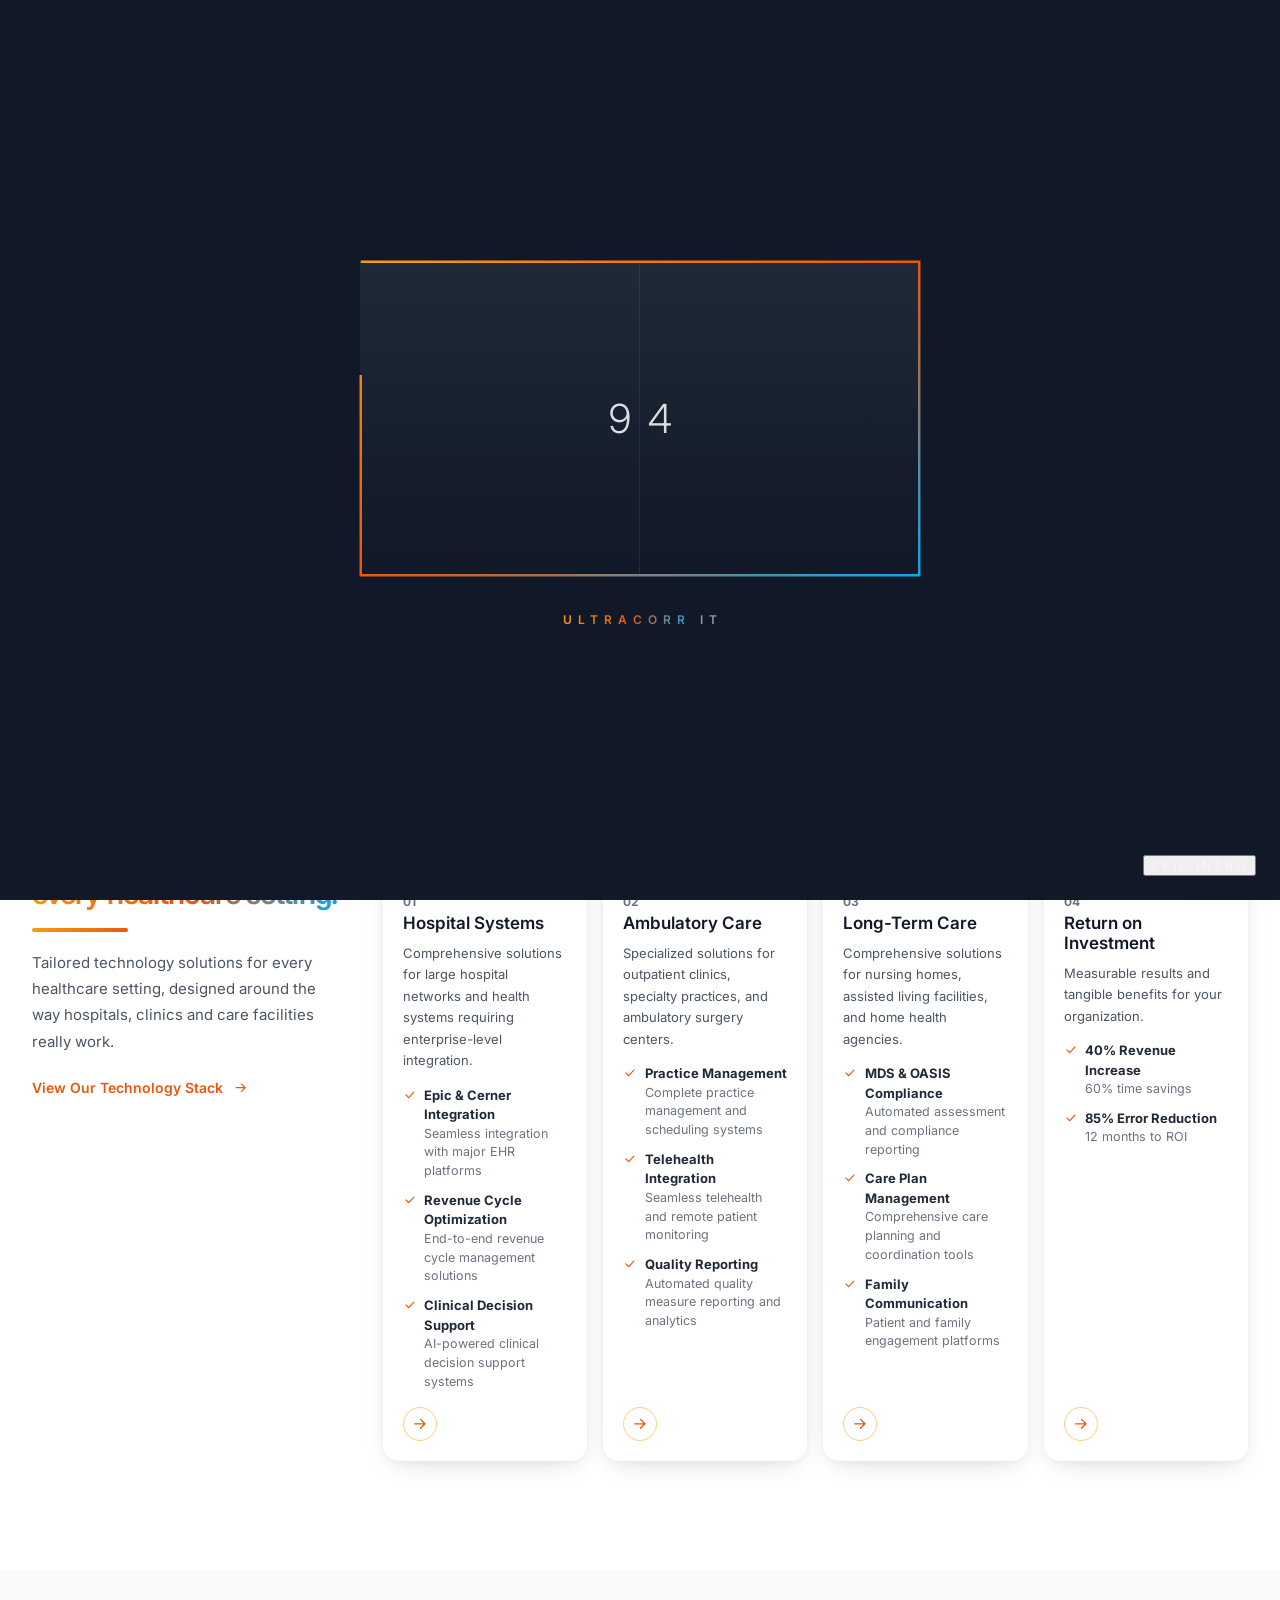
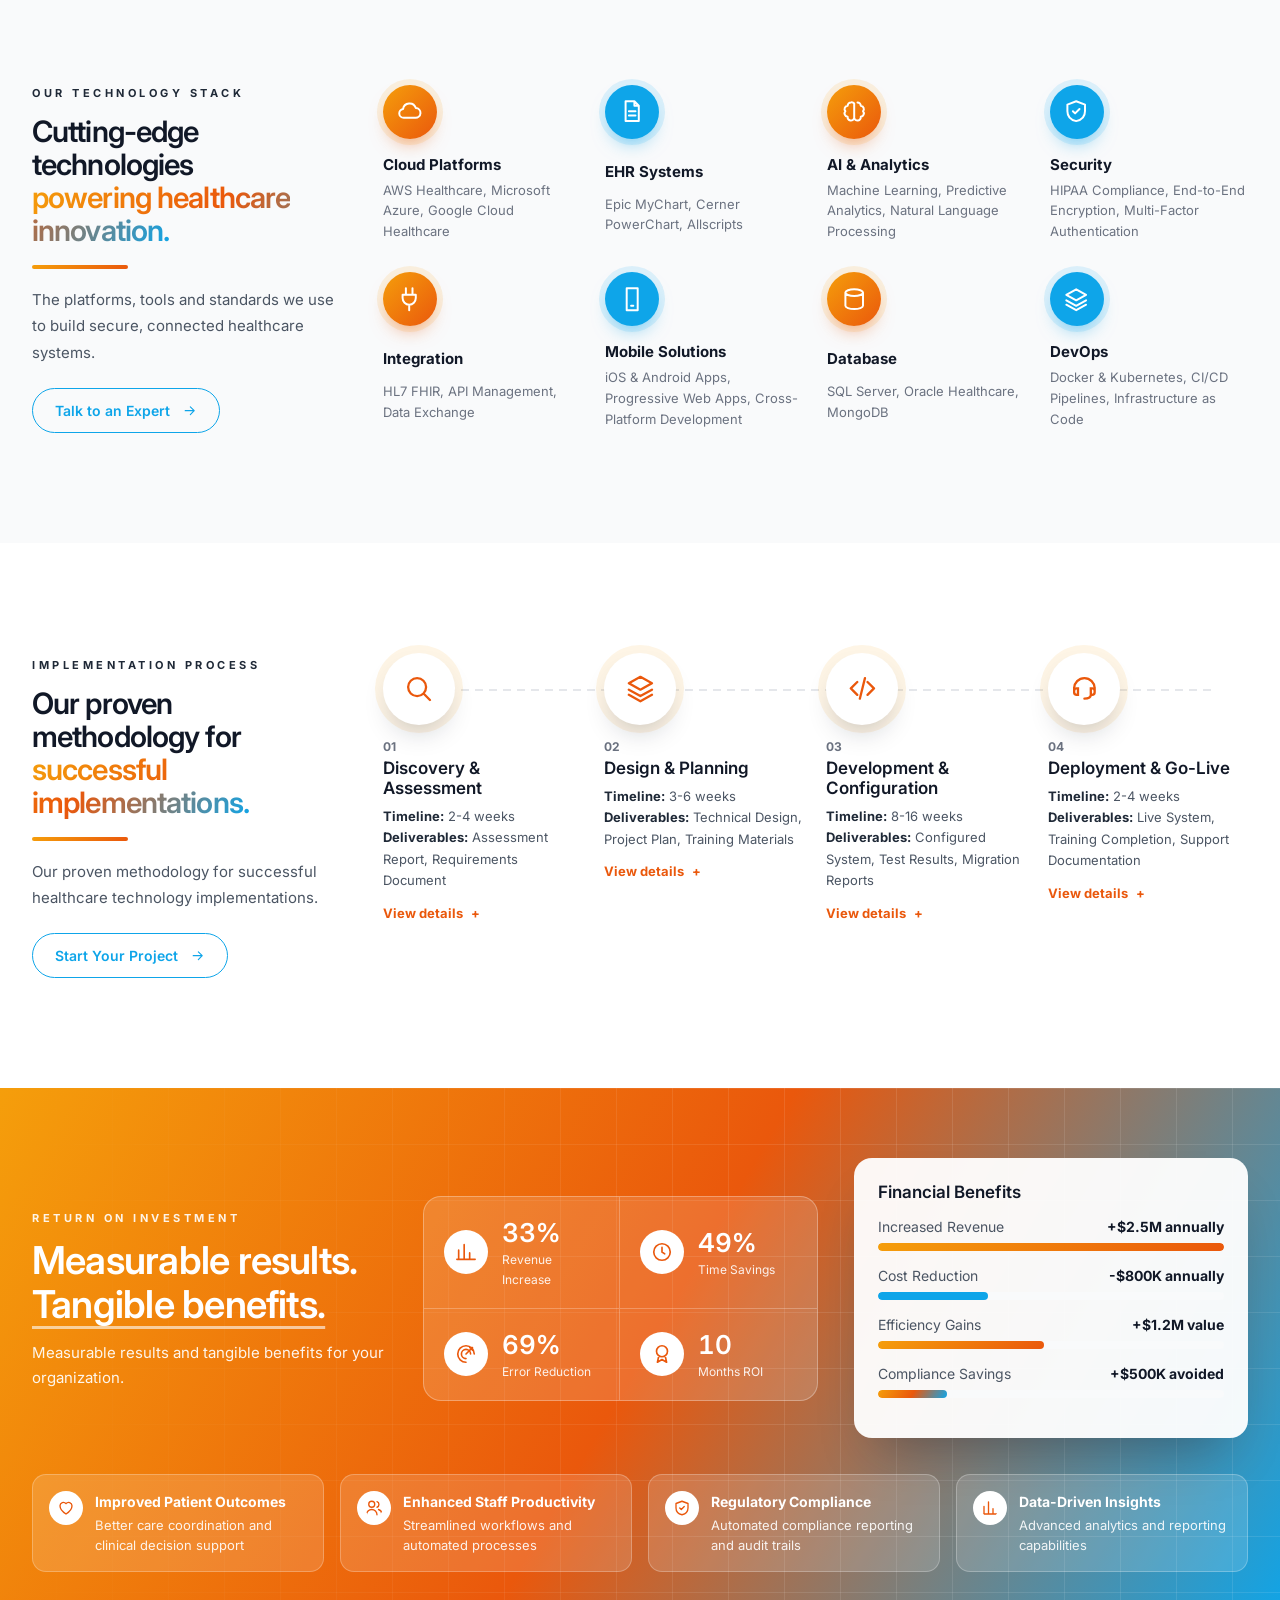
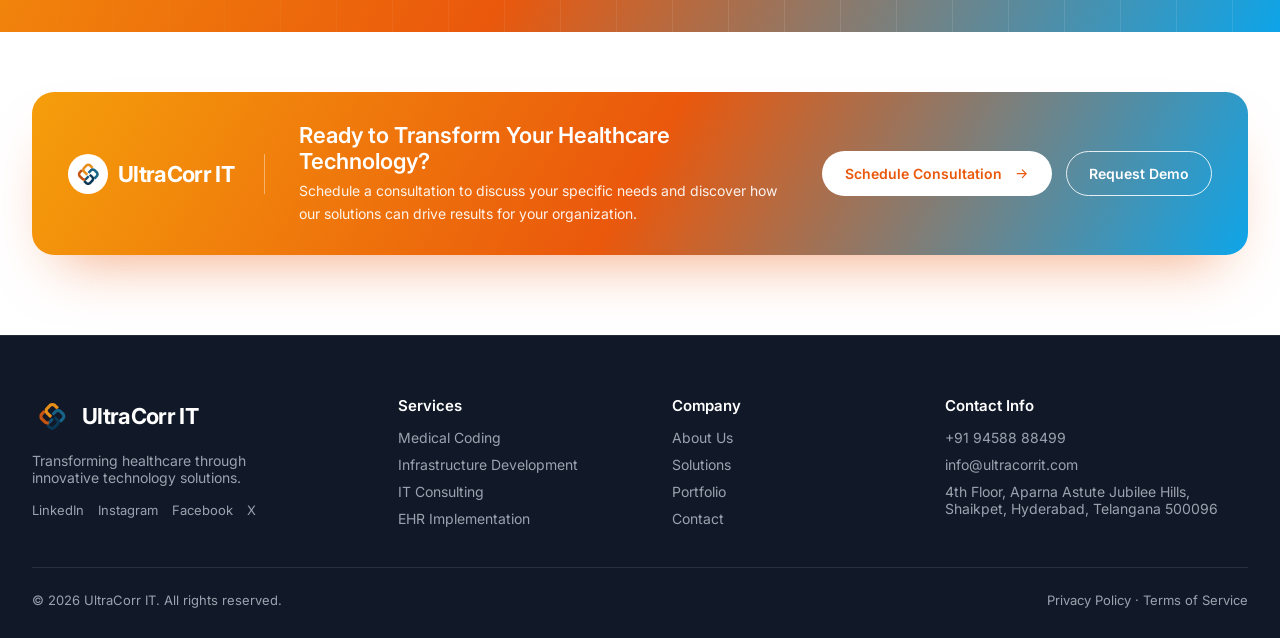
<file: immersive-site/solutions.html>
<!DOCTYPE html>
<html lang="en">
<head>
<meta charset="utf-8">
<meta name="viewport" content="width=device-width, initial-scale=1">
<title>Solutions - UltraCorr IT | Healthcare Technology for Hospitals, Clinics &amp; Long-Term Care</title>
<meta name="description" content="Industry-specific healthcare technology solutions, our technology stack, implementation methodology and the return on investment our clients see.">
<meta name="theme-color" content="#111827">
<link rel="icon" href="assets/img/favicon.svg" type="image/svg+xml">
<link rel="preconnect" href="https://fonts.googleapis.com">
<link rel="preconnect" href="https://fonts.gstatic.com" crossorigin>
<link rel="stylesheet" href="https://fonts.googleapis.com/css2?family=Inter:wght@400;500;600;700;800&amp;display=swap">
<link rel="stylesheet" href="assets/css/styles.css?v=34">
<script>
  // "js" turns on the scroll animations. "intro" shows the loading screen once per
  // browser session (add ?intro to a URL to see it again); skipped for reduced motion.
  document.documentElement.classList.add('js');
  (function () {
    var force = /[?&]intro\b/.test(location.search), seen = false;
    try { seen = sessionStorage.getItem('ucIntroSeen') === '1'; } catch (e) {}
    var reduce = window.matchMedia && matchMedia('(prefers-reduced-motion: reduce)').matches;
    if (force || (!seen && !reduce)) document.documentElement.classList.add('intro');
  })();
</script>
</head>
<body>

<!-- Loading screen -->
<div id="intro" role="status" aria-label="Loading UltraCorr IT">
  <div class="intro-floor"></div>
  <div class="intro-stage">
    <div class="intro-light"></div>
    <div class="intro-leaf left"></div>
    <div class="intro-leaf right"></div>
    <svg class="intro-frame" viewBox="0 0 320 180" preserveAspectRatio="none" aria-hidden="true">
      <defs>
        <linearGradient id="introStroke" x1="0" y1="0" x2="1" y2="1">
          <stop offset="0" stop-color="#f59e0b"/>
          <stop offset=".5" stop-color="#ea580c"/>
          <stop offset="1" stop-color="#0ea5e9"/>
        </linearGradient>
      </defs>
      <rect x="1" y="1" width="318" height="178" fill="none" stroke="url(#introStroke)" stroke-width="1.4" pathLength="100" stroke-dasharray="100" stroke-dashoffset="100"/>
    </svg>
    <div class="intro-count">00</div>
  </div>
  <p class="intro-caption"><b class="gradient-text">UltraCorr</b> IT</p>
  <button type="button" class="intro-skip">Skip intro</button>
</div>
<script src="assets/js/intro.js?v=34"></script>

<!-- Icon set -->
<svg width="0" height="0" style="position:absolute" aria-hidden="true">
  <symbol id="i-arrow" viewBox="0 0 24 24"><path d="M5 12h14M13 6l6 6-6 6" fill="none" stroke="currentColor" stroke-width="1.8" stroke-linecap="round" stroke-linejoin="round"/></symbol>
  <symbol id="i-plus" viewBox="0 0 24 24"><path d="M9 3h6v6h6v6h-6v6H9v-6H3V9h6z" fill="none" stroke="currentColor" stroke-width="1.8" stroke-linejoin="round"/></symbol>
  <symbol id="i-code" viewBox="0 0 24 24"><path d="M8 7l-5 5 5 5M16 7l5 5-5 5M14 4l-4 16" fill="none" stroke="currentColor" stroke-width="1.8" stroke-linecap="round" stroke-linejoin="round"/></symbol>
  <symbol id="i-file" viewBox="0 0 24 24"><path d="M14 3H6v18h12V7zM14 3v4h4M9 12h6M9 16h6" fill="none" stroke="currentColor" stroke-width="1.8" stroke-linecap="round" stroke-linejoin="round"/></symbol>
  <symbol id="i-monitor" viewBox="0 0 24 24"><path d="M3 4h18v12H3zM8 20h8M12 16v4M8 10l2 2 4-4" fill="none" stroke="currentColor" stroke-width="1.8" stroke-linecap="round" stroke-linejoin="round"/></symbol>
  <symbol id="i-cloud" viewBox="0 0 24 24"><path d="M7 18a4 4 0 0 1-.6-7.96A6 6 0 0 1 18 9a4.5 4.5 0 0 1-.5 9z" fill="none" stroke="currentColor" stroke-width="1.8" stroke-linejoin="round"/></symbol>
  <symbol id="i-server" viewBox="0 0 24 24"><path d="M4 4h16v6H4zM4 14h16v6H4zM8 7h.01M8 17h.01" fill="none" stroke="currentColor" stroke-width="1.8" stroke-linecap="round" stroke-linejoin="round"/></symbol>
  <symbol id="i-shield" viewBox="0 0 24 24"><path d="M12 3l8 3v6c0 5-3.5 8-8 9-4.5-1-8-4-8-9V6z M9 12l2 2 4-4" fill="none" stroke="currentColor" stroke-width="1.8" stroke-linecap="round" stroke-linejoin="round"/></symbol>
  <symbol id="i-star" viewBox="0 0 24 24"><path d="M12 3l2.7 5.6 6.1.9-4.4 4.3 1 6.1L12 17l-5.4 2.9 1-6.1-4.4-4.3 6.1-.9z" fill="none" stroke="currentColor" stroke-width="1.8" stroke-linejoin="round"/></symbol>
  <symbol id="i-target" viewBox="0 0 24 24"><path d="M12 21a9 9 0 1 1 9-9M12 17a5 5 0 1 1 5-5M12 12l7-7M16 5h3v3" fill="none" stroke="currentColor" stroke-width="1.8" stroke-linecap="round" stroke-linejoin="round"/></symbol>
  <symbol id="i-headset" viewBox="0 0 24 24"><path d="M4 15v-3a8 8 0 0 1 16 0v3M4 15a2 2 0 0 0 2 2h1v-5H6a2 2 0 0 0-2 2zM20 15a2 2 0 0 1-2 2h-1v-5h1a2 2 0 0 1 2 2zM17 17c0 2-2 3-5 3" fill="none" stroke="currentColor" stroke-width="1.8" stroke-linecap="round"/></symbol>
  <symbol id="i-award" viewBox="0 0 24 24"><path d="M12 15a6 6 0 1 0 0-12 6 6 0 0 0 0 12zM8.5 14l-1.5 7 5-3 5 3-1.5-7" fill="none" stroke="currentColor" stroke-width="1.8" stroke-linejoin="round"/></symbol>
  <symbol id="i-records" viewBox="0 0 24 24"><path d="M4 6c0-1.7 3.6-3 8-3s8 1.3 8 3-3.6 3-8 3-8-1.3-8-3zM4 6v6c0 1.7 3.6 3 8 3s8-1.3 8-3V6M4 12v6c0 1.7 3.6 3 8 3s8-1.3 8-3v-6" fill="none" stroke="currentColor" stroke-width="1.8"/></symbol>
  <symbol id="i-hospital" viewBox="0 0 24 24"><path d="M3 21h18M5 21V7h14v14M10 21v-4h4v4M12 9v4M10 11h4" fill="none" stroke="currentColor" stroke-width="1.8" stroke-linecap="round" stroke-linejoin="round"/></symbol>
  <symbol id="i-clinic" viewBox="0 0 24 24"><path d="M3 11l9-7 9 7M5 10v11h14V10M12 12v5M9.5 14.5h5" fill="none" stroke="currentColor" stroke-width="1.8" stroke-linecap="round" stroke-linejoin="round"/></symbol>
  <symbol id="i-home" viewBox="0 0 24 24"><path d="M3 12l9-8 9 8M5 10v10h14V10M9 20v-6h6v6" fill="none" stroke="currentColor" stroke-width="1.8" stroke-linecap="round" stroke-linejoin="round"/></symbol>
  <symbol id="i-check" viewBox="0 0 24 24"><path d="M5 12l5 5 9-10" fill="none" stroke="currentColor" stroke-width="2" stroke-linecap="round" stroke-linejoin="round"/></symbol>
  <symbol id="i-phone" viewBox="0 0 24 24"><path d="M5 4h4l2 5-2.5 1.5a11 11 0 0 0 5 5L15 13l5 2v4a2 2 0 0 1-2 2A16 16 0 0 1 3 6a2 2 0 0 1 2-2z" fill="none" stroke="currentColor" stroke-width="1.8" stroke-linejoin="round"/></symbol>
  <symbol id="i-mail" viewBox="0 0 24 24"><path d="M3 5h18v14H3zM3 6l9 7 9-7" fill="none" stroke="currentColor" stroke-width="1.8" stroke-linejoin="round"/></symbol>
  <symbol id="i-pin" viewBox="0 0 24 24"><path d="M12 21s-7-6.2-7-12a7 7 0 0 1 14 0c0 5.8-7 12-7 12zM12 11a2 2 0 1 0 0-4 2 2 0 0 0 0 4z" fill="none" stroke="currentColor" stroke-width="1.8"/></symbol>
  <symbol id="i-clock" viewBox="0 0 24 24"><path d="M12 21a9 9 0 1 0 0-18 9 9 0 0 0 0 18zM12 7v5l3 2" fill="none" stroke="currentColor" stroke-width="1.8" stroke-linecap="round"/></symbol>
  <symbol id="i-eye" viewBox="0 0 24 24"><g fill="none" stroke="currentColor" stroke-width="1.8" stroke-linecap="round" stroke-linejoin="round"><path d="M2 12s3.5-7 10-7 10 7 10 7-3.5 7-10 7S2 12 2 12zM12 15a3 3 0 1 0 0-6 3 3 0 0 0 0 6z"/></g></symbol>
  <symbol id="i-flag" viewBox="0 0 24 24"><g fill="none" stroke="currentColor" stroke-width="1.8" stroke-linecap="round" stroke-linejoin="round"><path d="M5 21V4M5 4h11l-2 4 2 4H5"/></g></symbol>
  <symbol id="i-users" viewBox="0 0 24 24"><g fill="none" stroke="currentColor" stroke-width="1.8" stroke-linecap="round" stroke-linejoin="round"><path d="M9 11a4 4 0 1 0 0-8 4 4 0 0 0 0 8zM2 21a7 7 0 0 1 14 0M16 3.5a4 4 0 0 1 0 7.5M18 14a6 6 0 0 1 4 7"/></g></symbol>
  <symbol id="i-trophy" viewBox="0 0 24 24"><g fill="none" stroke="currentColor" stroke-width="1.8" stroke-linecap="round" stroke-linejoin="round"><path d="M8 4h8v5a4 4 0 0 1-8 0zM8 6H4a3 3 0 0 0 4 4M16 6h4a3 3 0 0 1-4 4M12 13v4M8 21h8M9 17h6"/></g></symbol>
  <symbol id="i-chart" viewBox="0 0 24 24"><g fill="none" stroke="currentColor" stroke-width="1.8" stroke-linecap="round" stroke-linejoin="round"><path d="M4 20V10M10 20V4M16 20v-7M22 20H2"/></g></symbol>
  <symbol id="i-video" viewBox="0 0 24 24"><g fill="none" stroke="currentColor" stroke-width="1.8" stroke-linecap="round" stroke-linejoin="round"><path d="M3 6h12v12H3zM15 10l6-3v10l-6-3"/></g></symbol>
  <symbol id="i-chat" viewBox="0 0 24 24"><g fill="none" stroke="currentColor" stroke-width="1.8" stroke-linecap="round" stroke-linejoin="round"><path d="M4 5h16v11H9l-5 4z"/></g></symbol>
  <symbol id="i-database" viewBox="0 0 24 24"><g fill="none" stroke="currentColor" stroke-width="1.8" stroke-linecap="round" stroke-linejoin="round"><path d="M4 6c0-1.7 3.6-3 8-3s8 1.3 8 3-3.6 3-8 3-8-1.3-8-3zM4 6v12c0 1.7 3.6 3 8 3s8-1.3 8-3V6"/></g></symbol>
  <symbol id="i-mobile" viewBox="0 0 24 24"><g fill="none" stroke="currentColor" stroke-width="1.8" stroke-linecap="round" stroke-linejoin="round"><path d="M7 2h10v20H7zM11 18h2"/></g></symbol>
  <symbol id="i-brain" viewBox="0 0 24 24"><g fill="none" stroke="currentColor" stroke-width="1.8" stroke-linecap="round" stroke-linejoin="round"><path d="M9 4a3 3 0 0 0-3 3 3 3 0 0 0-2 5 3 3 0 0 0 2 5 3 3 0 0 0 6 1V5a3 3 0 0 0-3-1zM15 4a3 3 0 0 1 3 3 3 3 0 0 1 2 5 3 3 0 0 1-2 5 3 3 0 0 1-6 1"/></g></symbol>
  <symbol id="i-plug" viewBox="0 0 24 24"><g fill="none" stroke="currentColor" stroke-width="1.8" stroke-linecap="round" stroke-linejoin="round"><path d="M9 2v6M15 2v6M6 8h12v3a6 6 0 0 1-12 0zM12 17v5"/></g></symbol>
  <symbol id="i-layers" viewBox="0 0 24 24"><g fill="none" stroke="currentColor" stroke-width="1.8" stroke-linecap="round" stroke-linejoin="round"><path d="M12 3l9 5-9 5-9-5zM3 13l9 5 9-5M3 17l9 5 9-5"/></g></symbol>
  <symbol id="i-cube" viewBox="0 0 24 24"><g fill="none" stroke="currentColor" stroke-width="1.8" stroke-linecap="round" stroke-linejoin="round"><path d="M12 2l9 5v10l-9 5-9-5V7zM12 12l9-5M12 12v10M12 12L3 7"/></g></symbol>
  <symbol id="i-building" viewBox="0 0 24 24"><g fill="none" stroke="currentColor" stroke-width="1.8" stroke-linecap="round" stroke-linejoin="round"><path d="M4 21V3h11v18M15 9h5v12M8 7h3M8 11h3M8 15h3M3 21h18"/></g></symbol>
  <symbol id="i-dollar" viewBox="0 0 24 24"><g fill="none" stroke="currentColor" stroke-width="1.8" stroke-linecap="round" stroke-linejoin="round"><path d="M12 2v20M17 6H9.5a3.5 3.5 0 0 0 0 7h5a3.5 3.5 0 0 1 0 7H6"/></g></symbol>
  <symbol id="i-search" viewBox="0 0 24 24"><g fill="none" stroke="currentColor" stroke-width="1.8" stroke-linecap="round" stroke-linejoin="round"><path d="M11 18a7 7 0 1 0 0-14 7 7 0 0 0 0 14zM21 21l-5-5"/></g></symbol>
  <symbol id="i-box" viewBox="0 0 24 24"><g fill="none" stroke="currentColor" stroke-width="1.8" stroke-linecap="round" stroke-linejoin="round"><path d="M3 7l9-4 9 4v10l-9 4-9-4zM3 7l9 4 9-4M12 11v10"/></g></symbol>
  <symbol id="i-car" viewBox="0 0 24 24"><g fill="none" stroke="currentColor" stroke-width="1.8" stroke-linecap="round" stroke-linejoin="round"><path d="M5 16l1.5-6h11L19 16M3 16h18v4H3zM7 20v1M17 20v1"/></g></symbol>
  <symbol id="i-heart" viewBox="0 0 24 24"><g fill="none" stroke="currentColor" stroke-width="1.8" stroke-linecap="round" stroke-linejoin="round"><path d="M12 20s-8-5-8-11a4.5 4.5 0 0 1 8-2.8A4.5 4.5 0 0 1 20 9c0 6-8 11-8 11z"/></g></symbol>
  <symbol id="i-coins" viewBox="0 0 24 24"><g fill="none" stroke="currentColor" stroke-width="1.8" stroke-linecap="round" stroke-linejoin="round"><path d="M8 8c0-1.7 2.7-3 6-3s6 1.3 6 3-2.7 3-6 3-6-1.3-6-3zM8 8v4c0 1.7 2.7 3 6 3s6-1.3 6-3V8M4 12c0 1.7 2.7 3 6 3M4 12v4c0 1.7 2.7 3 6 3"/></g></symbol>
  <symbol id="i-file-contract" viewBox="0 0 24 24"><g fill="none" stroke="currentColor" stroke-width="1.8" stroke-linecap="round" stroke-linejoin="round"><path d="M14 3H6v18h12V7zM14 3v4h4M9 13h6M9 17h4"/></g></symbol>
  <symbol id="i-user-shield" viewBox="0 0 24 24"><g fill="none" stroke="currentColor" stroke-width="1.8" stroke-linecap="round" stroke-linejoin="round"><path d="M12 3l8 3v6c0 5-3.5 8-8 9-4.5-1-8-4-8-9V6zM12 12a2.5 2.5 0 1 0 0-5 2.5 2.5 0 0 0 0 5zM8 16a4 4 0 0 1 8 0"/></g></symbol>
</svg>

<a class="skip-link" href="#main">Skip to content</a>
<div class="scroll-progress" aria-hidden="true"></div>

<header class="site-header" id="top">
  <div class="wrap nav">
    <a class="brand" href="index.html" aria-label="UltraCorr IT home">
      <img class="brand-logo" src="assets/img/logo.png" alt="" width="40" height="40">
      <span class="brand-text">UltraCorr IT</span>
    </a>
    <nav class="links" aria-label="Main">
      <a href="index.html">Home</a>
      <a href="about.html">About</a>
      <a href="services.html">Services</a>
      <a href="solutions.html" class="is-current" aria-current="page">Solutions</a>
      <a href="portfolio.html">Portfolio</a>
      <a href="contact.html">Contact</a>
    </nav>
    <div class="nav-actions">
      <button class="pill pill-outline" type="button" data-open-modal>Get a Quote <svg class="ico"><use href="#i-arrow"/></svg></button>
      <button class="menu" id="menu" type="button" aria-label="Open menu" aria-expanded="false" aria-controls="menuPanel"><span></span><span></span><span></span></button>
    </div>
  </div>
  <div class="menu-panel" id="menuPanel">
    <nav aria-label="All pages">
      <a href="index.html">Home</a><a href="about.html">About</a><a href="services.html">Services</a><a href="solutions.html">Solutions</a><a href="portfolio.html">Portfolio</a><a href="contact.html">Contact</a><a href="privacy.html">Privacy Policy</a><a href="terms.html">Terms of Service</a>
    </nav>
    <div class="menu-contact">
      <a href="tel:+919458888499"><svg class="ico"><use href="#i-phone"/></svg> +91 94588 88499</a>
      <a href="mailto:info@ultracorrit.com"><svg class="ico"><use href="#i-mail"/></svg> info@ultracorrit.com</a>
    </div>
  </div>
</header>

<main id="main">

  <section class="hero page-hero about-hero sol-hero" aria-labelledby="page-title">
    <div class="wrap about-hero-grid">
      <div class="hero-copy">
        <nav class="crumbs" aria-label="Breadcrumb"><a href="index.html">Home</a><span class="sep">/</span><span aria-current="page">Solutions</span></nav>
        <span class="eyebrow">Healthcare Solutions</span>
        <h1 id="page-title" class="kinetic"><span class="line"><span class="word">Industry-Specific</span></span> <span class="line"><span class="word">Technology Solutions</span></span> <span class="line"><span class="word">Designed for</span></span> <span class="line"><span class="word gradient-text">Healthcare Excellence.</span></span></h1>
        <p class="hero-intro">Tailored technology solutions for every healthcare setting, from hospital networks to ambulatory care and long-term care.</p>
        <div class="hero-cta">
          <a class="pill pill-ghost" href="#industries">Explore Solutions <svg class="ico"><use href="#i-arrow"/></svg></a>
          <a class="play-link" href="contact.html"><span class="play-circle"><svg class="ico"><use href="#i-arrow"/></svg></span> Request Demo</a>
        </div>
      </div>
    </div>
    
      <div class="iso-panel orbit-panel" data-tilt-scene>
        <svg class="orbits" viewBox="0 0 640 520" preserveAspectRatio="xMidYMid meet" aria-hidden="true">
          <ellipse id="orbA" cx="330" cy="270" rx="250" ry="92" transform="rotate(-14 330 270)"/>
          <ellipse id="orbB" cx="330" cy="270" rx="205" ry="150" transform="rotate(28 330 270)"/>
          <circle r="9" class="o-amber"><animateMotion dur="9s" repeatCount="indefinite"><mpath href="#orbA"/></animateMotion></circle>
          <circle r="7" class="o-sky"><animateMotion dur="9s" begin="-4.5s" repeatCount="indefinite"><mpath href="#orbA"/></animateMotion></circle>
          <circle r="6" class="o-white"><animateMotion dur="12s" repeatCount="indefinite"><mpath href="#orbB"/></animateMotion></circle>
          <circle r="8" class="o-orange"><animateMotion dur="12s" begin="-6s" repeatCount="indefinite"><mpath href="#orbB"/></animateMotion></circle>
        </svg>
        <div class="sphere-wrap" aria-hidden="true">
          <div class="sphere"><span class="swirl s1"></span><span class="swirl s2"></span><span class="gloss"></span></div>
          <div class="sphere-shadow"></div>
        </div>
        <nav class="bubbles" aria-label="Solution areas"><a class="bubble b1" href="#industries"><span class="bubble-ico"><svg class="ico"><use href="#i-hospital"/></svg></span><span>Hospital<br>Systems</span></a><a class="bubble b2" href="#industries"><span class="bubble-ico"><svg class="ico"><use href="#i-clinic"/></svg></span><span>Ambulatory<br>Care</span></a><a class="bubble b3" href="#industries"><span class="bubble-ico"><svg class="ico"><use href="#i-home"/></svg></span><span>Long-Term<br>Care</span></a><a class="bubble b4" href="#process"><span class="bubble-ico"><svg class="ico"><use href="#i-layers"/></svg></span><span>Implementation<br>Process</span></a></nav>
      </div>
  </section>

  <section class="section sol-core" id="industries">
    <div class="wrap sol-core-grid">
      <div class="sol-intro">
        <span class="eyebrow">Industry-Specific Solutions</span>
        <h2 class="split-heading"><span class="line">Tailored technology for</span> <span class="line"><span class="gradient-text">every healthcare setting.</span></span></h2>
        <p class="reveal">Tailored technology solutions for every healthcare setting, designed around the way hospitals, clinics and care facilities really work.</p>
        <a class="text-link reveal" href="#stack">View Our Technology Stack <svg class="ico"><use href="#i-arrow"/></svg></a>
      </div>
      <div class="core-cards"><article class="core-card reveal"><span class="core-ico"><svg class="ico"><use href="#i-hospital"/></svg></span><span class="core-num">01</span><h3>Hospital Systems</h3><p>Comprehensive solutions for large hospital networks and health systems requiring enterprise-level integration.</p><ul><li><svg class="ico"><use href="#i-check"/></svg><span><b>Epic &amp; Cerner Integration</b>Seamless integration with major EHR platforms</span></li><li><svg class="ico"><use href="#i-check"/></svg><span><b>Revenue Cycle Optimization</b>End-to-end revenue cycle management solutions</span></li><li><svg class="ico"><use href="#i-check"/></svg><span><b>Clinical Decision Support</b>AI-powered clinical decision support systems</span></li></ul><a class="round-arrow" href="contact.html" aria-label="Learn more about Hospital Systems"><svg class="ico"><use href="#i-arrow"/></svg></a></article><article class="core-card reveal"><span class="core-ico"><svg class="ico"><use href="#i-clinic"/></svg></span><span class="core-num">02</span><h3>Ambulatory Care</h3><p>Specialized solutions for outpatient clinics, specialty practices, and ambulatory surgery centers.</p><ul><li><svg class="ico"><use href="#i-check"/></svg><span><b>Practice Management</b>Complete practice management and scheduling systems</span></li><li><svg class="ico"><use href="#i-check"/></svg><span><b>Telehealth Integration</b>Seamless telehealth and remote patient monitoring</span></li><li><svg class="ico"><use href="#i-check"/></svg><span><b>Quality Reporting</b>Automated quality measure reporting and analytics</span></li></ul><a class="round-arrow" href="contact.html" aria-label="Learn more about Ambulatory Care"><svg class="ico"><use href="#i-arrow"/></svg></a></article><article class="core-card reveal"><span class="core-ico"><svg class="ico"><use href="#i-home"/></svg></span><span class="core-num">03</span><h3>Long-Term Care</h3><p>Comprehensive solutions for nursing homes, assisted living facilities, and home health agencies.</p><ul><li><svg class="ico"><use href="#i-check"/></svg><span><b>MDS &amp; OASIS Compliance</b>Automated assessment and compliance reporting</span></li><li><svg class="ico"><use href="#i-check"/></svg><span><b>Care Plan Management</b>Comprehensive care planning and coordination tools</span></li><li><svg class="ico"><use href="#i-check"/></svg><span><b>Family Communication</b>Patient and family engagement platforms</span></li></ul><a class="round-arrow" href="contact.html" aria-label="Learn more about Long-Term Care"><svg class="ico"><use href="#i-arrow"/></svg></a></article><article class="core-card reveal"><span class="core-ico"><svg class="ico"><use href="#i-chart"/></svg></span><span class="core-num">04</span><h3>Return on Investment</h3><p>Measurable results and tangible benefits for your organization.</p><ul><li><svg class="ico"><use href="#i-check"/></svg><span><b>40% Revenue Increase</b>60% time savings</span></li><li><svg class="ico"><use href="#i-check"/></svg><span><b>85% Error Reduction</b>12 months to ROI</span></li></ul><a class="round-arrow" href="#roi" aria-label="See return on investment"><svg class="ico"><use href="#i-arrow"/></svg></a></article></div>
    </div>
  </section>

  <section class="section sol-tech" id="stack">
    <div class="wrap sol-tech-grid">
      <div class="sol-intro">
        <span class="eyebrow">Our Technology Stack</span>
        <h2 class="split-heading"><span class="line">Cutting-edge technologies</span> <span class="line"><span class="gradient-text">powering healthcare innovation.</span></span></h2>
        <p class="reveal">The platforms, tools and standards we use to build secure, connected healthcare systems.</p>
        <a class="pill pill-ghost reveal" href="contact.html">Talk to an Expert <svg class="ico"><use href="#i-arrow"/></svg></a>
      </div>
      <ul class="tech-list"><li class="tech-item reveal"><span class="tech-ico"><svg class="ico"><use href="#i-cloud"/></svg></span><b>Cloud Platforms</b><span>AWS Healthcare, Microsoft Azure, Google Cloud Healthcare</span></li><li class="tech-item reveal"><span class="tech-ico"><svg class="ico"><use href="#i-file"/></svg></span><b>EHR Systems</b><span>Epic MyChart, Cerner PowerChart, Allscripts</span></li><li class="tech-item reveal"><span class="tech-ico"><svg class="ico"><use href="#i-brain"/></svg></span><b>AI &amp; Analytics</b><span>Machine Learning, Predictive Analytics, Natural Language Processing</span></li><li class="tech-item reveal"><span class="tech-ico"><svg class="ico"><use href="#i-shield"/></svg></span><b>Security</b><span>HIPAA Compliance, End-to-End Encryption, Multi-Factor Authentication</span></li><li class="tech-item reveal"><span class="tech-ico"><svg class="ico"><use href="#i-plug"/></svg></span><b>Integration</b><span>HL7 FHIR, API Management, Data Exchange</span></li><li class="tech-item reveal"><span class="tech-ico"><svg class="ico"><use href="#i-mobile"/></svg></span><b>Mobile Solutions</b><span>iOS &amp; Android Apps, Progressive Web Apps, Cross-Platform Development</span></li><li class="tech-item reveal"><span class="tech-ico"><svg class="ico"><use href="#i-database"/></svg></span><b>Database</b><span>SQL Server, Oracle Healthcare, MongoDB</span></li><li class="tech-item reveal"><span class="tech-ico"><svg class="ico"><use href="#i-layers"/></svg></span><b>DevOps</b><span>Docker &amp; Kubernetes, CI/CD Pipelines, Infrastructure as Code</span></li></ul>
    </div>
  </section>

  <section class="section sol-process" id="process">
    <div class="wrap sol-process-grid">
      <div class="sol-intro">
        <span class="eyebrow">Implementation Process</span>
        <h2 class="split-heading"><span class="line">Our proven methodology for</span> <span class="line"><span class="gradient-text">successful implementations.</span></span></h2>
        <p class="reveal">Our proven methodology for successful healthcare technology implementations.</p>
        <a class="pill pill-ghost reveal" href="contact.html">Start Your Project <svg class="ico"><use href="#i-arrow"/></svg></a>
      </div>
      <ol class="timeline proc-line" id="timeline"><li class="timeline-track" aria-hidden="true"><span class="timeline-fill"></span></li>
        <li class="step proc reveal">
          <span class="proc-ico"><svg class="ico"><use href="#i-search"/></svg></span>
          <span class="core-num">01</span>
          <h3>Discovery &amp; Assessment</h3>
          <p><b>Timeline:</b> 2-4 weeks<br><b>Deliverables:</b> Assessment Report, Requirements Document</p>
          <details><summary>View details <span aria-hidden="true">+</span></summary><div class="proc-groups"><div><h4>Current State Analysis</h4><ul><li><svg class="ico"><use href="#i-check"/></svg>System inventory and assessment</li><li><svg class="ico"><use href="#i-check"/></svg>Workflow analysis</li><li><svg class="ico"><use href="#i-check"/></svg>Data quality evaluation</li><li><svg class="ico"><use href="#i-check"/></svg>Security audit</li></ul></div><div><h4>Requirements Gathering</h4><ul><li><svg class="ico"><use href="#i-check"/></svg>Stakeholder interviews</li><li><svg class="ico"><use href="#i-check"/></svg>Functional requirements</li><li><svg class="ico"><use href="#i-check"/></svg>Technical specifications</li><li><svg class="ico"><use href="#i-check"/></svg>Compliance requirements</li></ul></div><div><h4>Gap Analysis</h4><ul><li><svg class="ico"><use href="#i-check"/></svg>Technology gaps identification</li><li><svg class="ico"><use href="#i-check"/></svg>Process improvement opportunities</li><li><svg class="ico"><use href="#i-check"/></svg>Resource requirements</li><li><svg class="ico"><use href="#i-check"/></svg>Risk assessment</li></ul></div></div></details>
        </li>
        <li class="step proc reveal">
          <span class="proc-ico"><svg class="ico"><use href="#i-layers"/></svg></span>
          <span class="core-num">02</span>
          <h3>Design &amp; Planning</h3>
          <p><b>Timeline:</b> 3-6 weeks<br><b>Deliverables:</b> Technical Design, Project Plan, Training Materials</p>
          <details><summary>View details <span aria-hidden="true">+</span></summary><div class="proc-groups"><div><h4>Solution Architecture</h4><ul><li><svg class="ico"><use href="#i-check"/></svg>System architecture design</li><li><svg class="ico"><use href="#i-check"/></svg>Integration mapping</li><li><svg class="ico"><use href="#i-check"/></svg>Data flow diagrams</li><li><svg class="ico"><use href="#i-check"/></svg>Security framework</li></ul></div><div><h4>Implementation Plan</h4><ul><li><svg class="ico"><use href="#i-check"/></svg>Project timeline</li><li><svg class="ico"><use href="#i-check"/></svg>Resource allocation</li><li><svg class="ico"><use href="#i-check"/></svg>Milestone definitions</li><li><svg class="ico"><use href="#i-check"/></svg>Risk mitigation strategies</li></ul></div><div><h4>Change Management</h4><ul><li><svg class="ico"><use href="#i-check"/></svg>Training strategy</li><li><svg class="ico"><use href="#i-check"/></svg>Communication plan</li><li><svg class="ico"><use href="#i-check"/></svg>User adoption approach</li><li><svg class="ico"><use href="#i-check"/></svg>Support structure</li></ul></div></div></details>
        </li>
        <li class="step proc reveal">
          <span class="proc-ico"><svg class="ico"><use href="#i-code"/></svg></span>
          <span class="core-num">03</span>
          <h3>Development &amp; Configuration</h3>
          <p><b>Timeline:</b> 8-16 weeks<br><b>Deliverables:</b> Configured System, Test Results, Migration Reports</p>
          <details><summary>View details <span aria-hidden="true">+</span></summary><div class="proc-groups"><div><h4>System Development</h4><ul><li><svg class="ico"><use href="#i-check"/></svg>Custom development</li><li><svg class="ico"><use href="#i-check"/></svg>System configuration</li><li><svg class="ico"><use href="#i-check"/></svg>Integration development</li><li><svg class="ico"><use href="#i-check"/></svg>API implementation</li></ul></div><div><h4>Testing &amp; Quality Assurance</h4><ul><li><svg class="ico"><use href="#i-check"/></svg>Unit testing</li><li><svg class="ico"><use href="#i-check"/></svg>Integration testing</li><li><svg class="ico"><use href="#i-check"/></svg>User acceptance testing</li><li><svg class="ico"><use href="#i-check"/></svg>Performance testing</li></ul></div><div><h4>Data Migration</h4><ul><li><svg class="ico"><use href="#i-check"/></svg>Data extraction</li><li><svg class="ico"><use href="#i-check"/></svg>Data transformation</li><li><svg class="ico"><use href="#i-check"/></svg>Data validation</li><li><svg class="ico"><use href="#i-check"/></svg>Historical data preservation</li></ul></div></div></details>
        </li>
        <li class="step proc reveal">
          <span class="proc-ico"><svg class="ico"><use href="#i-headset"/></svg></span>
          <span class="core-num">04</span>
          <h3>Deployment &amp; Go-Live</h3>
          <p><b>Timeline:</b> 2-4 weeks<br><b>Deliverables:</b> Live System, Training Completion, Support Documentation</p>
          <details><summary>View details <span aria-hidden="true">+</span></summary><div class="proc-groups"><div><h4>Production Deployment</h4><ul><li><svg class="ico"><use href="#i-check"/></svg>Production environment setup</li><li><svg class="ico"><use href="#i-check"/></svg>System deployment</li><li><svg class="ico"><use href="#i-check"/></svg>Go-live support</li><li><svg class="ico"><use href="#i-check"/></svg>Monitoring setup</li></ul></div><div><h4>User Training</h4><ul><li><svg class="ico"><use href="#i-check"/></svg>End-user training</li><li><svg class="ico"><use href="#i-check"/></svg>Administrator training</li><li><svg class="ico"><use href="#i-check"/></svg>Documentation delivery</li><li><svg class="ico"><use href="#i-check"/></svg>Knowledge transfer</li></ul></div><div><h4>Support Transition</h4><ul><li><svg class="ico"><use href="#i-check"/></svg>Support team training</li><li><svg class="ico"><use href="#i-check"/></svg>Escalation procedures</li><li><svg class="ico"><use href="#i-check"/></svg>Maintenance schedules</li><li><svg class="ico"><use href="#i-check"/></svg>Performance baselines</li></ul></div></div></details>
        </li>
      </ol>
    </div>
  </section>

  <section class="sol-impact" id="roi">
    <div class="wrap sol-impact-grid">
      <div class="reveal">
        <span class="eyebrow">Return on Investment</span>
        <h2>Measurable results.<br><span class="hl">Tangible benefits.</span></h2>
        <p>Measurable results and tangible benefits for your organization.</p>
      </div>
      <div class="roi-stats reveal">
        <div><span class="roi-ico"><svg class="ico"><use href="#i-chart"/></svg></span><span><b><span class="count" data-to="40">40</span>%</b><small>Revenue Increase</small></span></div>
        <div><span class="roi-ico"><svg class="ico"><use href="#i-clock"/></svg></span><span><b><span class="count" data-to="60">60</span>%</b><small>Time Savings</small></span></div>
        <div><span class="roi-ico"><svg class="ico"><use href="#i-target"/></svg></span><span><b><span class="count" data-to="85">85</span>%</b><small>Error Reduction</small></span></div>
        <div><span class="roi-ico"><svg class="ico"><use href="#i-award"/></svg></span><span><b><span class="count" data-to="12">12</span></b><small>Months ROI</small></span></div>
      </div>
      <div class="roi-panel reveal">
        <h3>Financial Benefits</h3>
        <div class="bar-row"><div><span>Increased Revenue</span><b>+$2.5M annually</b></div><div class="bar"><span style="width:100%"></span></div></div>
        <div class="bar-row"><div><span>Cost Reduction</span><b>-$800K annually</b></div><div class="bar"><span style="width:32%"></span></div></div>
        <div class="bar-row"><div><span>Efficiency Gains</span><b>+$1.2M value</b></div><div class="bar"><span style="width:48%"></span></div></div>
        <div class="bar-row"><div><span>Compliance Savings</span><b>+$500K avoided</b></div><div class="bar"><span style="width:20%"></span></div></div>
      </div>
    </div>
    <div class="wrap">
      <ul class="op-row reveal">
        <li><svg class="ico"><use href="#i-heart"/></svg><span><b>Improved Patient Outcomes</b>Better care coordination and clinical decision support</span></li>
        <li><svg class="ico"><use href="#i-users"/></svg><span><b>Enhanced Staff Productivity</b>Streamlined workflows and automated processes</span></li>
        <li><svg class="ico"><use href="#i-shield"/></svg><span><b>Regulatory Compliance</b>Automated compliance reporting and audit trails</span></li>
        <li><svg class="ico"><use href="#i-chart"/></svg><span><b>Data-Driven Insights</b>Advanced analytics and reporting capabilities</span></li>
      </ul>
    </div>
  </section>

  <section class="sol-cta">
    <div class="wrap">
      <div class="sol-cta-row reveal">
        <a class="brand" href="index.html"><img class="brand-logo" src="assets/img/logo.png" alt="" width="40" height="40"><span class="brand-text">UltraCorr IT</span></a>
        <div>
          <h2>Ready to Transform Your Healthcare Technology?</h2>
          <p>Schedule a consultation to discuss your specific needs and discover how our solutions can drive results for your organization.</p>
        </div>
        <div class="cta-row"><a class="pill pill-white" href="contact.html">Schedule Consultation <svg class="ico"><use href="#i-arrow"/></svg></a><a class="pill pill-line" href="contact.html">Request Demo</a></div>
      </div>
    </div>
  </section>

</main>

<footer class="footer">
  <div class="wrap footer-grid">
    <div>
      <a class="brand" href="index.html" aria-label="UltraCorr IT home"><img class="brand-logo" src="assets/img/logo.png" alt="" width="40" height="40"><span class="brand-text">UltraCorr IT</span></a>
      <p class="footer-about">Transforming healthcare through innovative technology solutions.</p>
      <div class="socials">
        <a href="https://www.linkedin.com/company/ultracorrit" target="_blank" rel="noopener">LinkedIn</a>
        <a href="https://www.instagram.com/ultracorrit_official/" target="_blank" rel="noopener">Instagram</a>
        <a href="https://www.facebook.com/share/1C6ptisg1m/" target="_blank" rel="noopener">Facebook</a>
        <a href="https://x.com/ultracorrit" target="_blank" rel="noopener">X</a>
      </div>
    </div>
    <div><h3>Services</h3><ul><li><a href="services.html">Medical Coding</a></li><li><a href="services.html">Infrastructure Development</a></li><li><a href="services.html">IT Consulting</a></li><li><a href="services.html">EHR Implementation</a></li></ul></div>
    <div><h3>Company</h3><ul><li><a href="about.html">About Us</a></li><li><a href="solutions.html">Solutions</a></li><li><a href="portfolio.html">Portfolio</a></li><li><a href="contact.html">Contact</a></li></ul></div>
    <div><h3>Contact Info</h3><ul><li>+91 94588 88499</li><li>info@ultracorrit.com</li><li>4th Floor, Aparna Astute Jubilee Hills, Shaikpet, Hyderabad, Telangana 500096</li></ul></div>
    <div class="footer-bottom">
      <p>© <span id="year">2026</span> UltraCorr IT. All rights reserved.</p>
      <p><a href="privacy.html">Privacy Policy</a> · <a href="terms.html">Terms of Service</a></p>
    </div>
  </div>
</footer>

<div class="modal-backdrop" id="modal" hidden>
  <div class="modal" role="dialog" aria-modal="true" aria-labelledby="modalTitle">
    <div class="modal-head">
      <h2 id="modalTitle">Get a Quote</h2>
      <button class="close" type="button" data-close-modal>Close <span aria-hidden="true">✕</span></button>
    </div>
    <p class="modal-sub">Let's discuss how we can optimize your operations and enhance patient care.</p>
    <form class="contact-form" id="modalForm" novalidate>
      <div class="field-row">
        <div class="field"><label for="mFirstName">First Name *</label><input id="mFirstName" name="firstName" autocomplete="given-name" required><span class="field-error" id="mFirstName-error"></span></div>
        <div class="field"><label for="mLastName">Last Name *</label><input id="mLastName" name="lastName" autocomplete="family-name" required><span class="field-error" id="mLastName-error"></span></div>
      </div>
      <div class="field"><label for="mEmail">Email *</label><input id="mEmail" name="email" type="email" autocomplete="email" required><span class="field-error" id="mEmail-error"></span></div>
      <div class="field">
        <label for="mInterest">Service Interest</label>
        <select id="mInterest" name="interest">
          <option value="">Select a service...</option>
          <option>Medical Coding Services</option>
          <option>Infrastructure Development</option>
          <option>IT Development Services</option>
          <option>EHR Implementation</option>
          <option>Consulting Services</option>
          <option>Other</option>
        </select>
      </div>
      <div class="field"><label for="mMessage">Message *</label><textarea id="mMessage" name="message" required rows="3"></textarea><span class="field-error" id="mMessage-error"></span></div>
      <div class="hp" aria-hidden="true"><label for="mWebsite">Leave this empty</label><input id="mWebsite" name="_honey" tabindex="-1" autocomplete="off"></div>
      <button class="pill pill-brand submit" type="submit"><span class="btn-label">Send Message</span> <svg class="ico"><use href="#i-arrow"/></svg></button>
      <p class="form-msg" role="status" aria-live="polite"></p>
    </form>
  </div>
</div>

<div class="cursor" aria-hidden="true"></div>

<script src="assets/js/config.js?v=34"></script>
<script src="assets/js/stage.js?v=34"></script>
<script src="assets/js/main.js?v=34"></script>
<script src="assets/js/agent.js?v=34"></script>
</body>
</html>
</file>
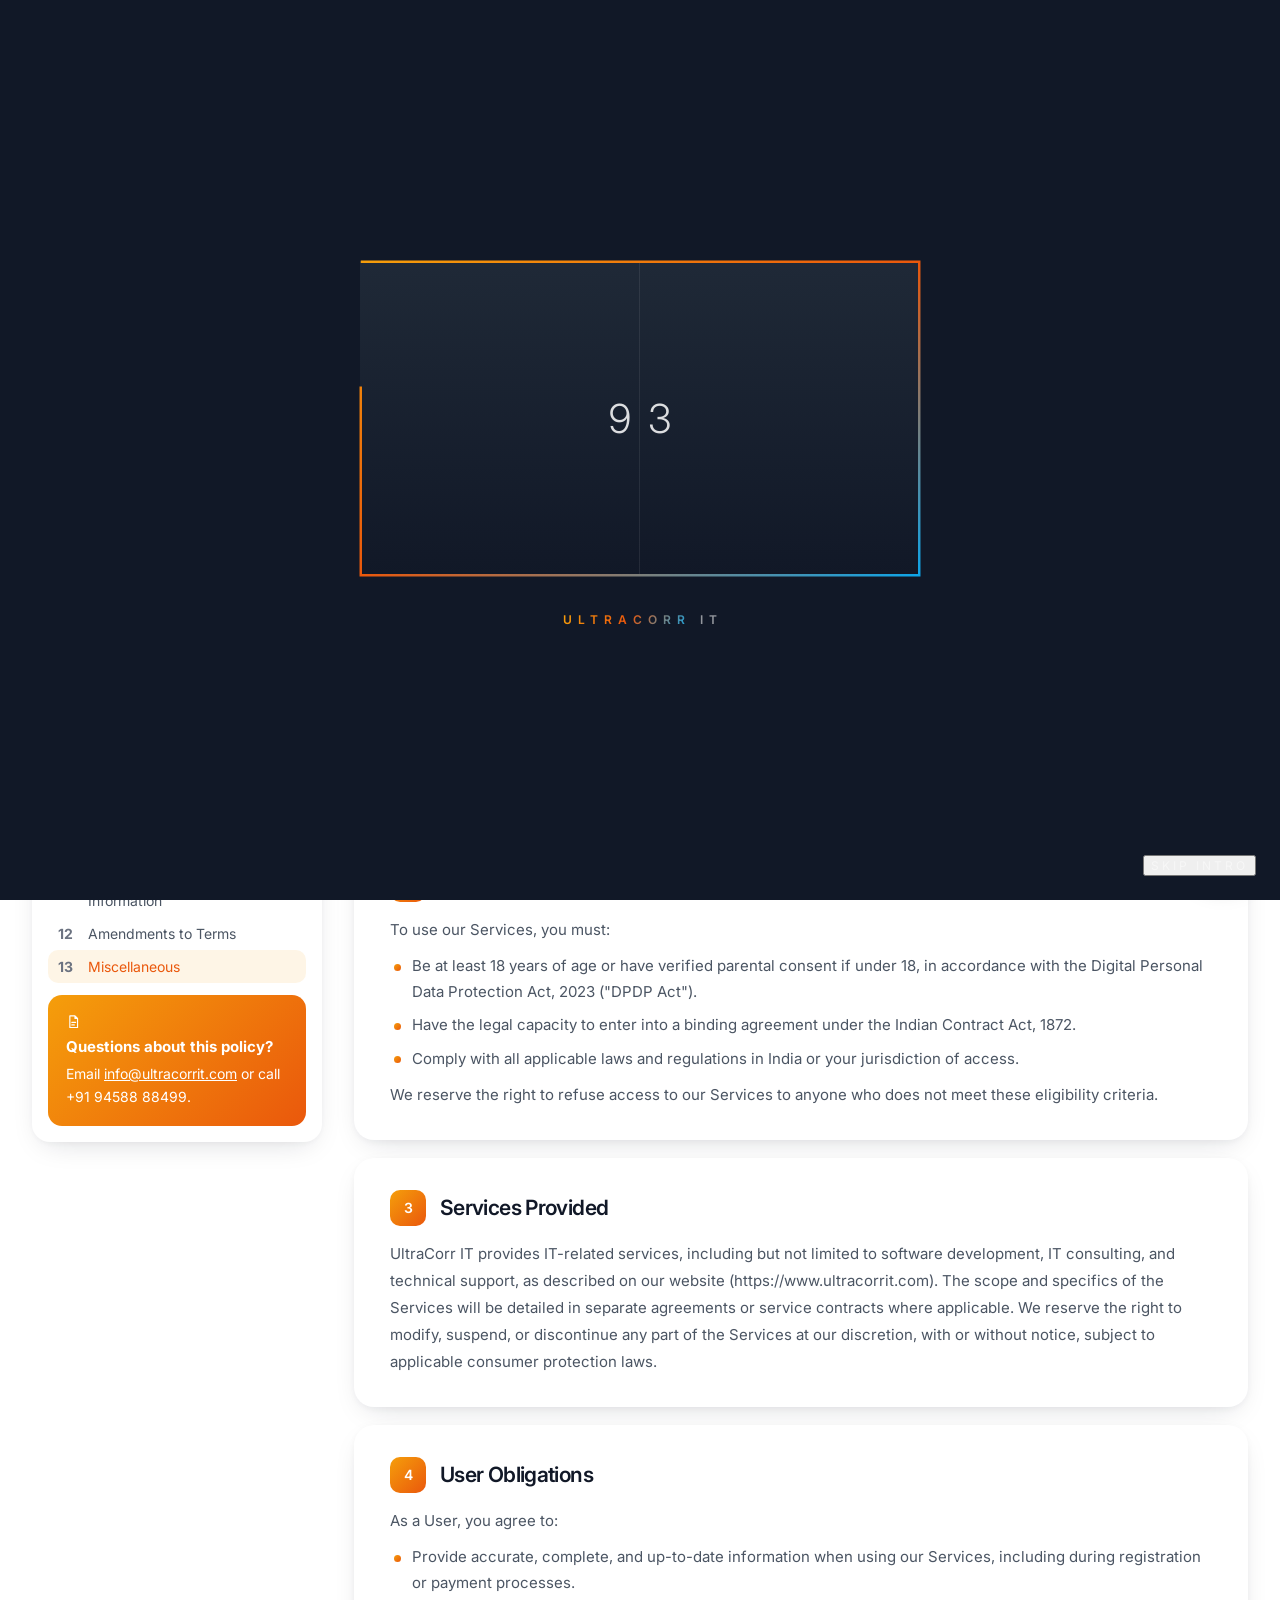
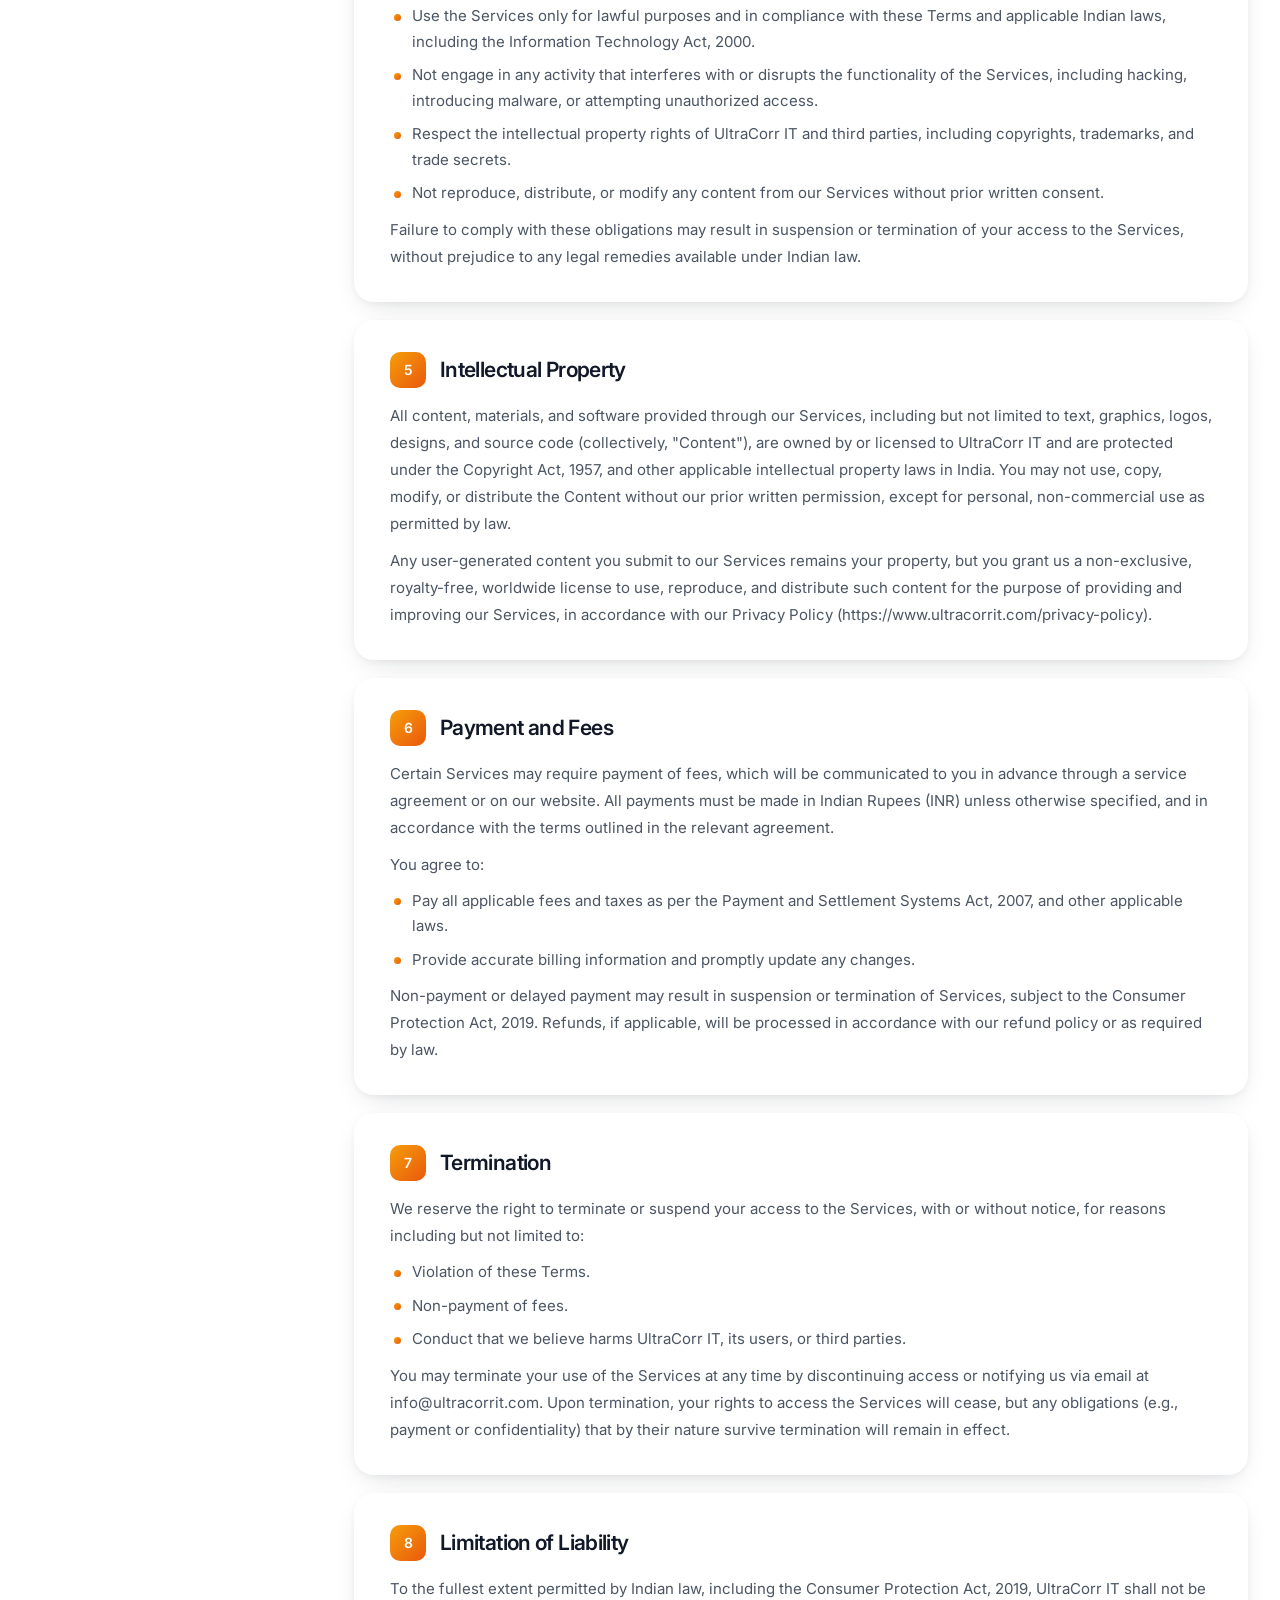
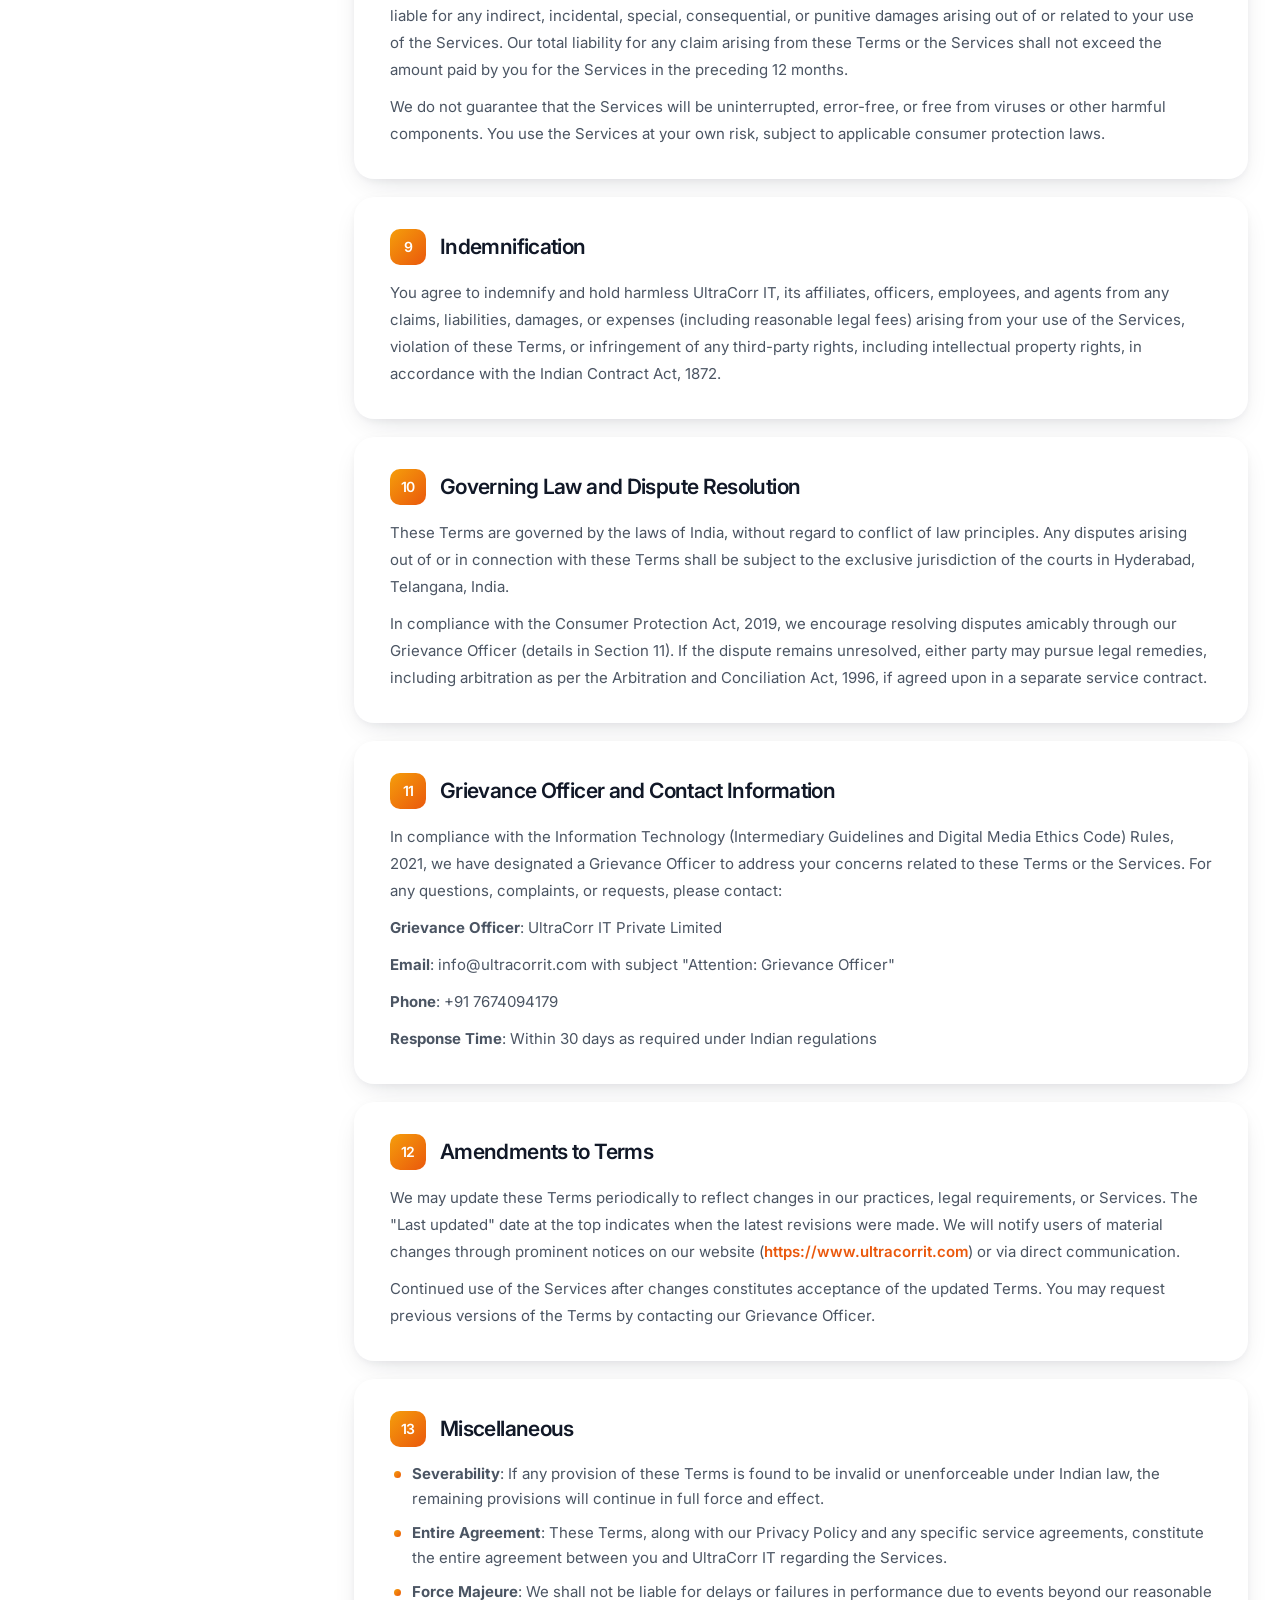
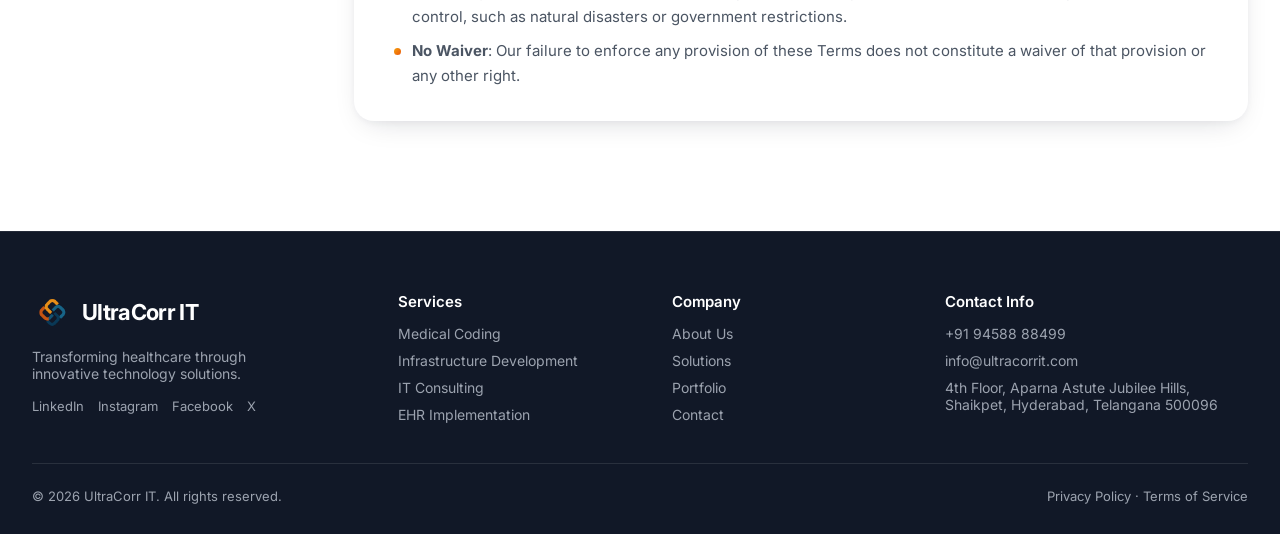
<file: immersive-site/terms.html>
<!DOCTYPE html>
<html lang="en">
<head>
<meta charset="utf-8">
<meta name="viewport" content="width=device-width, initial-scale=1">
<title>Terms &amp; Conditions - UltraCorr IT</title>
<meta name="description" content="The terms governing use of UltraCorr IT services and website, including eligibility, payment, liability and dispute resolution.">
<meta name="theme-color" content="#111827">
<link rel="icon" href="assets/img/favicon.svg" type="image/svg+xml">
<link rel="preconnect" href="https://fonts.googleapis.com">
<link rel="preconnect" href="https://fonts.gstatic.com" crossorigin>
<link rel="stylesheet" href="https://fonts.googleapis.com/css2?family=Inter:wght@400;500;600;700;800&amp;display=swap">
<link rel="stylesheet" href="assets/css/styles.css?v=34">
<script>
  // "js" turns on the scroll animations. "intro" shows the loading screen once per
  // browser session (add ?intro to a URL to see it again); skipped for reduced motion.
  document.documentElement.classList.add('js');
  (function () {
    var force = /[?&]intro\b/.test(location.search), seen = false;
    try { seen = sessionStorage.getItem('ucIntroSeen') === '1'; } catch (e) {}
    var reduce = window.matchMedia && matchMedia('(prefers-reduced-motion: reduce)').matches;
    if (force || (!seen && !reduce)) document.documentElement.classList.add('intro');
  })();
</script>
</head>
<body>

<!-- Loading screen -->
<div id="intro" role="status" aria-label="Loading UltraCorr IT">
  <div class="intro-floor"></div>
  <div class="intro-stage">
    <div class="intro-light"></div>
    <div class="intro-leaf left"></div>
    <div class="intro-leaf right"></div>
    <svg class="intro-frame" viewBox="0 0 320 180" preserveAspectRatio="none" aria-hidden="true">
      <defs>
        <linearGradient id="introStroke" x1="0" y1="0" x2="1" y2="1">
          <stop offset="0" stop-color="#f59e0b"/>
          <stop offset=".5" stop-color="#ea580c"/>
          <stop offset="1" stop-color="#0ea5e9"/>
        </linearGradient>
      </defs>
      <rect x="1" y="1" width="318" height="178" fill="none" stroke="url(#introStroke)" stroke-width="1.4" pathLength="100" stroke-dasharray="100" stroke-dashoffset="100"/>
    </svg>
    <div class="intro-count">00</div>
  </div>
  <p class="intro-caption"><b class="gradient-text">UltraCorr</b> IT</p>
  <button type="button" class="intro-skip">Skip intro</button>
</div>
<script src="assets/js/intro.js?v=34"></script>

<!-- Icon set -->
<svg width="0" height="0" style="position:absolute" aria-hidden="true">
  <symbol id="i-arrow" viewBox="0 0 24 24"><path d="M5 12h14M13 6l6 6-6 6" fill="none" stroke="currentColor" stroke-width="1.8" stroke-linecap="round" stroke-linejoin="round"/></symbol>
  <symbol id="i-plus" viewBox="0 0 24 24"><path d="M9 3h6v6h6v6h-6v6H9v-6H3V9h6z" fill="none" stroke="currentColor" stroke-width="1.8" stroke-linejoin="round"/></symbol>
  <symbol id="i-code" viewBox="0 0 24 24"><path d="M8 7l-5 5 5 5M16 7l5 5-5 5M14 4l-4 16" fill="none" stroke="currentColor" stroke-width="1.8" stroke-linecap="round" stroke-linejoin="round"/></symbol>
  <symbol id="i-file" viewBox="0 0 24 24"><path d="M14 3H6v18h12V7zM14 3v4h4M9 12h6M9 16h6" fill="none" stroke="currentColor" stroke-width="1.8" stroke-linecap="round" stroke-linejoin="round"/></symbol>
  <symbol id="i-monitor" viewBox="0 0 24 24"><path d="M3 4h18v12H3zM8 20h8M12 16v4M8 10l2 2 4-4" fill="none" stroke="currentColor" stroke-width="1.8" stroke-linecap="round" stroke-linejoin="round"/></symbol>
  <symbol id="i-cloud" viewBox="0 0 24 24"><path d="M7 18a4 4 0 0 1-.6-7.96A6 6 0 0 1 18 9a4.5 4.5 0 0 1-.5 9z" fill="none" stroke="currentColor" stroke-width="1.8" stroke-linejoin="round"/></symbol>
  <symbol id="i-server" viewBox="0 0 24 24"><path d="M4 4h16v6H4zM4 14h16v6H4zM8 7h.01M8 17h.01" fill="none" stroke="currentColor" stroke-width="1.8" stroke-linecap="round" stroke-linejoin="round"/></symbol>
  <symbol id="i-shield" viewBox="0 0 24 24"><path d="M12 3l8 3v6c0 5-3.5 8-8 9-4.5-1-8-4-8-9V6z M9 12l2 2 4-4" fill="none" stroke="currentColor" stroke-width="1.8" stroke-linecap="round" stroke-linejoin="round"/></symbol>
  <symbol id="i-star" viewBox="0 0 24 24"><path d="M12 3l2.7 5.6 6.1.9-4.4 4.3 1 6.1L12 17l-5.4 2.9 1-6.1-4.4-4.3 6.1-.9z" fill="none" stroke="currentColor" stroke-width="1.8" stroke-linejoin="round"/></symbol>
  <symbol id="i-target" viewBox="0 0 24 24"><path d="M12 21a9 9 0 1 1 9-9M12 17a5 5 0 1 1 5-5M12 12l7-7M16 5h3v3" fill="none" stroke="currentColor" stroke-width="1.8" stroke-linecap="round" stroke-linejoin="round"/></symbol>
  <symbol id="i-headset" viewBox="0 0 24 24"><path d="M4 15v-3a8 8 0 0 1 16 0v3M4 15a2 2 0 0 0 2 2h1v-5H6a2 2 0 0 0-2 2zM20 15a2 2 0 0 1-2 2h-1v-5h1a2 2 0 0 1 2 2zM17 17c0 2-2 3-5 3" fill="none" stroke="currentColor" stroke-width="1.8" stroke-linecap="round"/></symbol>
  <symbol id="i-award" viewBox="0 0 24 24"><path d="M12 15a6 6 0 1 0 0-12 6 6 0 0 0 0 12zM8.5 14l-1.5 7 5-3 5 3-1.5-7" fill="none" stroke="currentColor" stroke-width="1.8" stroke-linejoin="round"/></symbol>
  <symbol id="i-records" viewBox="0 0 24 24"><path d="M4 6c0-1.7 3.6-3 8-3s8 1.3 8 3-3.6 3-8 3-8-1.3-8-3zM4 6v6c0 1.7 3.6 3 8 3s8-1.3 8-3V6M4 12v6c0 1.7 3.6 3 8 3s8-1.3 8-3v-6" fill="none" stroke="currentColor" stroke-width="1.8"/></symbol>
  <symbol id="i-hospital" viewBox="0 0 24 24"><path d="M3 21h18M5 21V7h14v14M10 21v-4h4v4M12 9v4M10 11h4" fill="none" stroke="currentColor" stroke-width="1.8" stroke-linecap="round" stroke-linejoin="round"/></symbol>
  <symbol id="i-clinic" viewBox="0 0 24 24"><path d="M3 11l9-7 9 7M5 10v11h14V10M12 12v5M9.5 14.5h5" fill="none" stroke="currentColor" stroke-width="1.8" stroke-linecap="round" stroke-linejoin="round"/></symbol>
  <symbol id="i-home" viewBox="0 0 24 24"><path d="M3 12l9-8 9 8M5 10v10h14V10M9 20v-6h6v6" fill="none" stroke="currentColor" stroke-width="1.8" stroke-linecap="round" stroke-linejoin="round"/></symbol>
  <symbol id="i-check" viewBox="0 0 24 24"><path d="M5 12l5 5 9-10" fill="none" stroke="currentColor" stroke-width="2" stroke-linecap="round" stroke-linejoin="round"/></symbol>
  <symbol id="i-phone" viewBox="0 0 24 24"><path d="M5 4h4l2 5-2.5 1.5a11 11 0 0 0 5 5L15 13l5 2v4a2 2 0 0 1-2 2A16 16 0 0 1 3 6a2 2 0 0 1 2-2z" fill="none" stroke="currentColor" stroke-width="1.8" stroke-linejoin="round"/></symbol>
  <symbol id="i-mail" viewBox="0 0 24 24"><path d="M3 5h18v14H3zM3 6l9 7 9-7" fill="none" stroke="currentColor" stroke-width="1.8" stroke-linejoin="round"/></symbol>
  <symbol id="i-pin" viewBox="0 0 24 24"><path d="M12 21s-7-6.2-7-12a7 7 0 0 1 14 0c0 5.8-7 12-7 12zM12 11a2 2 0 1 0 0-4 2 2 0 0 0 0 4z" fill="none" stroke="currentColor" stroke-width="1.8"/></symbol>
  <symbol id="i-clock" viewBox="0 0 24 24"><path d="M12 21a9 9 0 1 0 0-18 9 9 0 0 0 0 18zM12 7v5l3 2" fill="none" stroke="currentColor" stroke-width="1.8" stroke-linecap="round"/></symbol>
  <symbol id="i-eye" viewBox="0 0 24 24"><g fill="none" stroke="currentColor" stroke-width="1.8" stroke-linecap="round" stroke-linejoin="round"><path d="M2 12s3.5-7 10-7 10 7 10 7-3.5 7-10 7S2 12 2 12zM12 15a3 3 0 1 0 0-6 3 3 0 0 0 0 6z"/></g></symbol>
  <symbol id="i-flag" viewBox="0 0 24 24"><g fill="none" stroke="currentColor" stroke-width="1.8" stroke-linecap="round" stroke-linejoin="round"><path d="M5 21V4M5 4h11l-2 4 2 4H5"/></g></symbol>
  <symbol id="i-users" viewBox="0 0 24 24"><g fill="none" stroke="currentColor" stroke-width="1.8" stroke-linecap="round" stroke-linejoin="round"><path d="M9 11a4 4 0 1 0 0-8 4 4 0 0 0 0 8zM2 21a7 7 0 0 1 14 0M16 3.5a4 4 0 0 1 0 7.5M18 14a6 6 0 0 1 4 7"/></g></symbol>
  <symbol id="i-trophy" viewBox="0 0 24 24"><g fill="none" stroke="currentColor" stroke-width="1.8" stroke-linecap="round" stroke-linejoin="round"><path d="M8 4h8v5a4 4 0 0 1-8 0zM8 6H4a3 3 0 0 0 4 4M16 6h4a3 3 0 0 1-4 4M12 13v4M8 21h8M9 17h6"/></g></symbol>
  <symbol id="i-chart" viewBox="0 0 24 24"><g fill="none" stroke="currentColor" stroke-width="1.8" stroke-linecap="round" stroke-linejoin="round"><path d="M4 20V10M10 20V4M16 20v-7M22 20H2"/></g></symbol>
  <symbol id="i-video" viewBox="0 0 24 24"><g fill="none" stroke="currentColor" stroke-width="1.8" stroke-linecap="round" stroke-linejoin="round"><path d="M3 6h12v12H3zM15 10l6-3v10l-6-3"/></g></symbol>
  <symbol id="i-chat" viewBox="0 0 24 24"><g fill="none" stroke="currentColor" stroke-width="1.8" stroke-linecap="round" stroke-linejoin="round"><path d="M4 5h16v11H9l-5 4z"/></g></symbol>
  <symbol id="i-database" viewBox="0 0 24 24"><g fill="none" stroke="currentColor" stroke-width="1.8" stroke-linecap="round" stroke-linejoin="round"><path d="M4 6c0-1.7 3.6-3 8-3s8 1.3 8 3-3.6 3-8 3-8-1.3-8-3zM4 6v12c0 1.7 3.6 3 8 3s8-1.3 8-3V6"/></g></symbol>
  <symbol id="i-mobile" viewBox="0 0 24 24"><g fill="none" stroke="currentColor" stroke-width="1.8" stroke-linecap="round" stroke-linejoin="round"><path d="M7 2h10v20H7zM11 18h2"/></g></symbol>
  <symbol id="i-brain" viewBox="0 0 24 24"><g fill="none" stroke="currentColor" stroke-width="1.8" stroke-linecap="round" stroke-linejoin="round"><path d="M9 4a3 3 0 0 0-3 3 3 3 0 0 0-2 5 3 3 0 0 0 2 5 3 3 0 0 0 6 1V5a3 3 0 0 0-3-1zM15 4a3 3 0 0 1 3 3 3 3 0 0 1 2 5 3 3 0 0 1-2 5 3 3 0 0 1-6 1"/></g></symbol>
  <symbol id="i-plug" viewBox="0 0 24 24"><g fill="none" stroke="currentColor" stroke-width="1.8" stroke-linecap="round" stroke-linejoin="round"><path d="M9 2v6M15 2v6M6 8h12v3a6 6 0 0 1-12 0zM12 17v5"/></g></symbol>
  <symbol id="i-layers" viewBox="0 0 24 24"><g fill="none" stroke="currentColor" stroke-width="1.8" stroke-linecap="round" stroke-linejoin="round"><path d="M12 3l9 5-9 5-9-5zM3 13l9 5 9-5M3 17l9 5 9-5"/></g></symbol>
  <symbol id="i-cube" viewBox="0 0 24 24"><g fill="none" stroke="currentColor" stroke-width="1.8" stroke-linecap="round" stroke-linejoin="round"><path d="M12 2l9 5v10l-9 5-9-5V7zM12 12l9-5M12 12v10M12 12L3 7"/></g></symbol>
  <symbol id="i-building" viewBox="0 0 24 24"><g fill="none" stroke="currentColor" stroke-width="1.8" stroke-linecap="round" stroke-linejoin="round"><path d="M4 21V3h11v18M15 9h5v12M8 7h3M8 11h3M8 15h3M3 21h18"/></g></symbol>
  <symbol id="i-dollar" viewBox="0 0 24 24"><g fill="none" stroke="currentColor" stroke-width="1.8" stroke-linecap="round" stroke-linejoin="round"><path d="M12 2v20M17 6H9.5a3.5 3.5 0 0 0 0 7h5a3.5 3.5 0 0 1 0 7H6"/></g></symbol>
  <symbol id="i-search" viewBox="0 0 24 24"><g fill="none" stroke="currentColor" stroke-width="1.8" stroke-linecap="round" stroke-linejoin="round"><path d="M11 18a7 7 0 1 0 0-14 7 7 0 0 0 0 14zM21 21l-5-5"/></g></symbol>
  <symbol id="i-box" viewBox="0 0 24 24"><g fill="none" stroke="currentColor" stroke-width="1.8" stroke-linecap="round" stroke-linejoin="round"><path d="M3 7l9-4 9 4v10l-9 4-9-4zM3 7l9 4 9-4M12 11v10"/></g></symbol>
  <symbol id="i-car" viewBox="0 0 24 24"><g fill="none" stroke="currentColor" stroke-width="1.8" stroke-linecap="round" stroke-linejoin="round"><path d="M5 16l1.5-6h11L19 16M3 16h18v4H3zM7 20v1M17 20v1"/></g></symbol>
  <symbol id="i-heart" viewBox="0 0 24 24"><g fill="none" stroke="currentColor" stroke-width="1.8" stroke-linecap="round" stroke-linejoin="round"><path d="M12 20s-8-5-8-11a4.5 4.5 0 0 1 8-2.8A4.5 4.5 0 0 1 20 9c0 6-8 11-8 11z"/></g></symbol>
  <symbol id="i-coins" viewBox="0 0 24 24"><g fill="none" stroke="currentColor" stroke-width="1.8" stroke-linecap="round" stroke-linejoin="round"><path d="M8 8c0-1.7 2.7-3 6-3s6 1.3 6 3-2.7 3-6 3-6-1.3-6-3zM8 8v4c0 1.7 2.7 3 6 3s6-1.3 6-3V8M4 12c0 1.7 2.7 3 6 3M4 12v4c0 1.7 2.7 3 6 3"/></g></symbol>
  <symbol id="i-file-contract" viewBox="0 0 24 24"><g fill="none" stroke="currentColor" stroke-width="1.8" stroke-linecap="round" stroke-linejoin="round"><path d="M14 3H6v18h12V7zM14 3v4h4M9 13h6M9 17h4"/></g></symbol>
  <symbol id="i-user-shield" viewBox="0 0 24 24"><g fill="none" stroke="currentColor" stroke-width="1.8" stroke-linecap="round" stroke-linejoin="round"><path d="M12 3l8 3v6c0 5-3.5 8-8 9-4.5-1-8-4-8-9V6zM12 12a2.5 2.5 0 1 0 0-5 2.5 2.5 0 0 0 0 5zM8 16a4 4 0 0 1 8 0"/></g></symbol>
</svg>

<a class="skip-link" href="#main">Skip to content</a>
<div class="scroll-progress" aria-hidden="true"></div>

<header class="site-header" id="top">
  <div class="wrap nav">
    <a class="brand" href="index.html" aria-label="UltraCorr IT home">
      <img class="brand-logo" src="assets/img/logo.png" alt="" width="40" height="40">
      <span class="brand-text">UltraCorr IT</span>
    </a>
    <nav class="links" aria-label="Main">
      <a href="index.html">Home</a>
      <a href="about.html">About</a>
      <a href="services.html">Services</a>
      <a href="solutions.html">Solutions</a>
      <a href="portfolio.html">Portfolio</a>
      <a href="contact.html">Contact</a>
    </nav>
    <div class="nav-actions">
      <button class="pill pill-outline" type="button" data-open-modal>Get a Quote <svg class="ico"><use href="#i-arrow"/></svg></button>
      <button class="menu" id="menu" type="button" aria-label="Open menu" aria-expanded="false" aria-controls="menuPanel"><span></span><span></span><span></span></button>
    </div>
  </div>
  <div class="menu-panel" id="menuPanel">
    <nav aria-label="All pages">
      <a href="index.html">Home</a><a href="about.html">About</a><a href="services.html">Services</a><a href="solutions.html">Solutions</a><a href="portfolio.html">Portfolio</a><a href="contact.html">Contact</a><a href="privacy.html">Privacy Policy</a><a href="terms.html">Terms of Service</a>
    </nav>
    <div class="menu-contact">
      <a href="tel:+919458888499"><svg class="ico"><use href="#i-phone"/></svg> +91 94588 88499</a>
      <a href="mailto:info@ultracorrit.com"><svg class="ico"><use href="#i-mail"/></svg> info@ultracorrit.com</a>
    </div>
  </div>
</header>

<main id="main">

  <section class="hero page-hero no-aside" aria-labelledby="page-title">
    <div class="hero-bg" aria-hidden="true">
      <svg class="waves" viewBox="0 0 1440 620" preserveAspectRatio="none">
        <path class="wave w1" d="M0 470 C 260 380, 420 600, 760 520 S 1180 380, 1440 470 L1440 620 L0 620Z" fill="url(#waveA)"/>
        <path class="wave w2" d="M0 520 C 300 600, 520 430, 860 500 S 1260 600, 1440 520 L1440 620 L0 620Z" fill="url(#waveB)"/>
        <path class="wave-line l1" d="M0 430 C 300 330, 520 560, 840 470 S 1240 330, 1440 420" fill="none" stroke="#0ea5e9" stroke-opacity=".35" stroke-width="1.2"/>
        <path class="wave-line l2" d="M0 455 C 320 360, 540 580, 860 490 S 1260 350, 1440 445" fill="none" stroke="#f59e0b" stroke-opacity=".35" stroke-width="1"/>
        <defs>
          <linearGradient id="waveA" x1="0" x2="1"><stop offset="0" stop-color="#0ea5e9" stop-opacity="0"/><stop offset=".35" stop-color="#0ea5e9" stop-opacity=".3"/><stop offset="1" stop-color="#f59e0b" stop-opacity=".22"/></linearGradient>
          <linearGradient id="waveB" x1="0" x2="1"><stop offset="0" stop-color="#ea580c" stop-opacity=".18"/><stop offset=".6" stop-color="#f59e0b" stop-opacity=".16"/><stop offset="1" stop-color="#0ea5e9" stop-opacity="0"/></linearGradient>
        </defs>
      </svg>
    </div>
    <div class="wrap hero-grid">
      <div class="hero-copy">
        <nav class="crumbs" aria-label="Breadcrumb"><a href="index.html">Home</a><span class="sep">/</span><span aria-current="page">Terms &amp; Conditions</span></nav>
        <span class="eyebrow">Legal</span>
        <h1 id="page-title" class="kinetic"><span class="line"><span class="word">Terms &amp;</span></span> <span class="line"><span class="word gradient-text">Conditions</span></span></h1>
        <p class="hero-intro">Please review the terms governing use of our services and site.</p>
      </div>
    </div>
    <img class="hero-sign" src="assets/img/caduceus.png" alt="" width="319" height="280">
  </section>

  <section class="section" style="padding-top:20px">
    <div class="wrap legal">
      <aside class="toc" aria-label="On this page">
        <p>On this page</p>
        <nav><a href="#section-1"><span>1</span>Introduction and Acceptance</a><a href="#section-2"><span>2</span>Eligibility</a><a href="#section-3"><span>3</span>Services Provided</a><a href="#section-4"><span>4</span>User Obligations</a><a href="#section-5"><span>5</span>Intellectual Property</a><a href="#section-6"><span>6</span>Payment and Fees</a><a href="#section-7"><span>7</span>Termination</a><a href="#section-8"><span>8</span>Limitation of Liability</a><a href="#section-9"><span>9</span>Indemnification</a><a href="#section-10"><span>10</span>Governing Law and Dispute Resolution</a><a href="#section-11"><span>11</span>Grievance Officer and Contact Information</a><a href="#section-12"><span>12</span>Amendments to Terms</a><a href="#section-13"><span>13</span>Miscellaneous</a></nav>
        <div class="toc-help"><svg class="ico"><use href="#i-file-contract"/></svg><b>Questions about this policy?</b>Email <a href="mailto:info@ultracorrit.com">info@ultracorrit.com</a> or call +91 94588 88499.</div>
      </aside>
      <div class="legal-body">

            <article id="section-1" class="legal-card reveal">
                <h2><span class="n">1</span><span>Introduction and Acceptance</span></h2>
                <p>These Terms and Conditions ("Terms") govern your use of the website (https://www.ultracorrit.com) and services (collectively, "Services") provided by UltraCorr IT Private Limited ("we," "us," or "our"), a company registered under the Companies Act, 2013, in India. By accessing or using our Services, you ("you" or "User") agree to be bound by these Terms, which form a legally binding agreement between you and UltraCorr IT Private Limited.</p>
                <p>These Terms are drafted in compliance with applicable Indian laws, including the Information Technology Act, 2000, the Indian Contract Act, 1872, and the Consumer Protection Act, 2019. If you do not agree with these Terms, you must not access or use our Services. Continued use of our Services constitutes acceptance of these Terms and any updates thereto.</p>
            </article>
<article id="section-2" class="legal-card reveal">
                <h2><span class="n">2</span><span>Eligibility</span></h2>
                <p>To use our Services, you must:</p>
                <ul>
                    <li>Be at least 18 years of age or have verified parental consent if under 18, in accordance with the Digital Personal Data Protection Act, 2023 ("DPDP Act").</li>
                    <li>Have the legal capacity to enter into a binding agreement under the Indian Contract Act, 1872.</li>
                    <li>Comply with all applicable laws and regulations in India or your jurisdiction of access.</li>
                </ul>
                <p>We reserve the right to refuse access to our Services to anyone who does not meet these eligibility criteria.</p>
            </article>
<article id="section-3" class="legal-card reveal">
                <h2><span class="n">3</span><span>Services Provided</span></h2>
                <p>UltraCorr IT provides IT-related services, including but not limited to software development, IT consulting, and technical support, as described on our website (https://www.ultracorrit.com). The scope and specifics of the Services will be detailed in separate agreements or service contracts where applicable. We reserve the right to modify, suspend, or discontinue any part of the Services at our discretion, with or without notice, subject to applicable consumer protection laws.</p>
            </article>
<article id="section-4" class="legal-card reveal">
                <h2><span class="n">4</span><span>User Obligations</span></h2>
                <p>As a User, you agree to:</p>
                <ul>
                    <li>Provide accurate, complete, and up-to-date information when using our Services, including during registration or payment processes.</li>
                    <li>Use the Services only for lawful purposes and in compliance with these Terms and applicable Indian laws, including the Information Technology Act, 2000.</li>
                    <li>Not engage in any activity that interferes with or disrupts the functionality of the Services, including hacking, introducing malware, or attempting unauthorized access.</li>
                    <li>Respect the intellectual property rights of UltraCorr IT and third parties, including copyrights, trademarks, and trade secrets.</li>
                    <li>Not reproduce, distribute, or modify any content from our Services without prior written consent.</li>
                </ul>
                <p>Failure to comply with these obligations may result in suspension or termination of your access to the Services, without prejudice to any legal remedies available under Indian law.</p>
            </article>
<article id="section-5" class="legal-card reveal">
                <h2><span class="n">5</span><span>Intellectual Property</span></h2>
                <p>All content, materials, and software provided through our Services, including but not limited to text, graphics, logos, designs, and source code (collectively, "Content"), are owned by or licensed to UltraCorr IT and are protected under the Copyright Act, 1957, and other applicable intellectual property laws in India. You may not use, copy, modify, or distribute the Content without our prior written permission, except for personal, non-commercial use as permitted by law.</p>
                <p>Any user-generated content you submit to our Services remains your property, but you grant us a non-exclusive, royalty-free, worldwide license to use, reproduce, and distribute such content for the purpose of providing and improving our Services, in accordance with our Privacy Policy (https://www.ultracorrit.com/privacy-policy).</p>
            </article>
<article id="section-6" class="legal-card reveal">
                <h2><span class="n">6</span><span>Payment and Fees</span></h2>
                <p>Certain Services may require payment of fees, which will be communicated to you in advance through a service agreement or on our website. All payments must be made in Indian Rupees (INR) unless otherwise specified, and in accordance with the terms outlined in the relevant agreement.</p>
                <p>You agree to:</p>
                <ul>
                    <li>Pay all applicable fees and taxes as per the Payment and Settlement Systems Act, 2007, and other applicable laws.</li>
                    <li>Provide accurate billing information and promptly update any changes.</li>
                </ul>
                <p>Non-payment or delayed payment may result in suspension or termination of Services, subject to the Consumer Protection Act, 2019. Refunds, if applicable, will be processed in accordance with our refund policy or as required by law.</p>
            </article>
<article id="section-7" class="legal-card reveal">
                <h2><span class="n">7</span><span>Termination</span></h2>
                <p>We reserve the right to terminate or suspend your access to the Services, with or without notice, for reasons including but not limited to:</p>
                <ul>
                    <li>Violation of these Terms.</li>
                    <li>Non-payment of fees.</li>
                    <li>Conduct that we believe harms UltraCorr IT, its users, or third parties.</li>
                </ul>
                <p>You may terminate your use of the Services at any time by discontinuing access or notifying us via email at info@ultracorrit.com. Upon termination, your rights to access the Services will cease, but any obligations (e.g., payment or confidentiality) that by their nature survive termination will remain in effect.</p>
            </article>
<article id="section-8" class="legal-card reveal">
                <h2><span class="n">8</span><span>Limitation of Liability</span></h2>
                <p>To the fullest extent permitted by Indian law, including the Consumer Protection Act, 2019, UltraCorr IT shall not be liable for any indirect, incidental, special, consequential, or punitive damages arising out of or related to your use of the Services. Our total liability for any claim arising from these Terms or the Services shall not exceed the amount paid by you for the Services in the preceding 12 months.</p>
                <p>We do not guarantee that the Services will be uninterrupted, error-free, or free from viruses or other harmful components. You use the Services at your own risk, subject to applicable consumer protection laws.</p>
            </article>
<article id="section-9" class="legal-card reveal">
                <h2><span class="n">9</span><span>Indemnification</span></h2>
                <p>You agree to indemnify and hold harmless UltraCorr IT, its affiliates, officers, employees, and agents from any claims, liabilities, damages, or expenses (including reasonable legal fees) arising from your use of the Services, violation of these Terms, or infringement of any third-party rights, including intellectual property rights, in accordance with the Indian Contract Act, 1872.</p>
            </article>
<article id="section-10" class="legal-card reveal">
                <h2><span class="n">10</span><span>Governing Law and Dispute Resolution</span></h2>
                <p>These Terms are governed by the laws of India, without regard to conflict of law principles. Any disputes arising out of or in connection with these Terms shall be subject to the exclusive jurisdiction of the courts in Hyderabad, Telangana, India.</p>
                <p>In compliance with the Consumer Protection Act, 2019, we encourage resolving disputes amicably through our Grievance Officer (details in Section 11). If the dispute remains unresolved, either party may pursue legal remedies, including arbitration as per the Arbitration and Conciliation Act, 1996, if agreed upon in a separate service contract.</p>
            </article>
<article id="section-11" class="legal-card reveal">
                <h2><span class="n">11</span><span>Grievance Officer and Contact Information</span></h2>
                <p>In compliance with the Information Technology (Intermediary Guidelines and Digital Media Ethics Code) Rules, 2021, we have designated a Grievance Officer to address your concerns related to these Terms or the Services. For any questions, complaints, or requests, please contact:</p>
                <div class="mt-3 text-gray-600">
                    <p><strong>Grievance Officer</strong>: UltraCorr IT Private Limited</p>
                    <p><strong>Email</strong>: info@ultracorrit.com with subject "Attention: Grievance Officer"</p>
                    <p><strong>Phone</strong>: +91 7674094179</p>
                    <p><strong>Response Time</strong>: Within 30 days as required under Indian regulations</p>
                </div>
            </article>
<article id="section-12" class="legal-card reveal">
                <h2><span class="n">12</span><span>Amendments to Terms</span></h2>
                <p>We may update these Terms periodically to reflect changes in our practices, legal requirements, or Services. The "Last updated" date at the top indicates when the latest revisions were made. We will notify users of material changes through prominent notices on our website (<a href="https://www.ultracorrit.com">https://www.ultracorrit.com</a>) or via direct communication.</p>
                <p>Continued use of the Services after changes constitutes acceptance of the updated Terms. You may request previous versions of the Terms by contacting our Grievance Officer.</p>
            </article>
<article id="section-13" class="legal-card reveal">
                <h2><span class="n">13</span><span>Miscellaneous</span></h2>
                <ul>
                    <li><strong>Severability</strong>: If any provision of these Terms is found to be invalid or unenforceable under Indian law, the remaining provisions will continue in full force and effect.</li>
                    <li><strong>Entire Agreement</strong>: These Terms, along with our Privacy Policy and any specific service agreements, constitute the entire agreement between you and UltraCorr IT regarding the Services.</li>
                    <li><strong>Force Majeure</strong>: We shall not be liable for delays or failures in performance due to events beyond our reasonable control, such as natural disasters or government restrictions.</li>
                    <li><strong>No Waiver</strong>: Our failure to enforce any provision of these Terms does not constitute a waiver of that provision or any other right.</li>
                </ul>
            </article>

      </div>
    </div>
  </section>

</main>

<footer class="footer">
  <div class="wrap footer-grid">
    <div>
      <a class="brand" href="index.html" aria-label="UltraCorr IT home"><img class="brand-logo" src="assets/img/logo.png" alt="" width="40" height="40"><span class="brand-text">UltraCorr IT</span></a>
      <p class="footer-about">Transforming healthcare through innovative technology solutions.</p>
      <div class="socials">
        <a href="https://www.linkedin.com/company/ultracorrit" target="_blank" rel="noopener">LinkedIn</a>
        <a href="https://www.instagram.com/ultracorrit_official/" target="_blank" rel="noopener">Instagram</a>
        <a href="https://www.facebook.com/share/1C6ptisg1m/" target="_blank" rel="noopener">Facebook</a>
        <a href="https://x.com/ultracorrit" target="_blank" rel="noopener">X</a>
      </div>
    </div>
    <div><h3>Services</h3><ul><li><a href="services.html">Medical Coding</a></li><li><a href="services.html">Infrastructure Development</a></li><li><a href="services.html">IT Consulting</a></li><li><a href="services.html">EHR Implementation</a></li></ul></div>
    <div><h3>Company</h3><ul><li><a href="about.html">About Us</a></li><li><a href="solutions.html">Solutions</a></li><li><a href="portfolio.html">Portfolio</a></li><li><a href="contact.html">Contact</a></li></ul></div>
    <div><h3>Contact Info</h3><ul><li>+91 94588 88499</li><li>info@ultracorrit.com</li><li>4th Floor, Aparna Astute Jubilee Hills, Shaikpet, Hyderabad, Telangana 500096</li></ul></div>
    <div class="footer-bottom">
      <p>© <span id="year">2026</span> UltraCorr IT. All rights reserved.</p>
      <p><a href="privacy.html">Privacy Policy</a> · <a href="terms.html">Terms of Service</a></p>
    </div>
  </div>
</footer>

<div class="modal-backdrop" id="modal" hidden>
  <div class="modal" role="dialog" aria-modal="true" aria-labelledby="modalTitle">
    <div class="modal-head">
      <h2 id="modalTitle">Get a Quote</h2>
      <button class="close" type="button" data-close-modal>Close <span aria-hidden="true">✕</span></button>
    </div>
    <p class="modal-sub">Let's discuss how we can optimize your operations and enhance patient care.</p>
    <form class="contact-form" id="modalForm" novalidate>
      <div class="field-row">
        <div class="field"><label for="mFirstName">First Name *</label><input id="mFirstName" name="firstName" autocomplete="given-name" required><span class="field-error" id="mFirstName-error"></span></div>
        <div class="field"><label for="mLastName">Last Name *</label><input id="mLastName" name="lastName" autocomplete="family-name" required><span class="field-error" id="mLastName-error"></span></div>
      </div>
      <div class="field"><label for="mEmail">Email *</label><input id="mEmail" name="email" type="email" autocomplete="email" required><span class="field-error" id="mEmail-error"></span></div>
      <div class="field">
        <label for="mInterest">Service Interest</label>
        <select id="mInterest" name="interest">
          <option value="">Select a service...</option>
          <option>Medical Coding Services</option>
          <option>Infrastructure Development</option>
          <option>IT Development Services</option>
          <option>EHR Implementation</option>
          <option>Consulting Services</option>
          <option>Other</option>
        </select>
      </div>
      <div class="field"><label for="mMessage">Message *</label><textarea id="mMessage" name="message" required rows="3"></textarea><span class="field-error" id="mMessage-error"></span></div>
      <div class="hp" aria-hidden="true"><label for="mWebsite">Leave this empty</label><input id="mWebsite" name="_honey" tabindex="-1" autocomplete="off"></div>
      <button class="pill pill-brand submit" type="submit"><span class="btn-label">Send Message</span> <svg class="ico"><use href="#i-arrow"/></svg></button>
      <p class="form-msg" role="status" aria-live="polite"></p>
    </form>
  </div>
</div>

<div class="cursor" aria-hidden="true"></div>

<script src="assets/js/config.js?v=34"></script>
<script src="assets/js/stage.js?v=34"></script>
<script src="assets/js/main.js?v=34"></script>
<script src="assets/js/agent.js?v=34"></script>
</body>
</html>
</file>
<file: immersive-site/assets/css/styles.css>
/* UltraCorr IT — single-page site
   Colours: the original ultracorrit.com palette (amber, orange, sky blue, white,
   gray-900). Layout follows the "Technology That Brings Better Care" reference. */

:root {
  color-scheme: light;
  --bg: #ffffff;
  --soft: #f8fafc;
  --alt: #f9fafb;
  --ink: #111827;
  --ink-2: #1f2937;
  --muted: #4b5563;
  --muted-2: #6b7280;
  --line: #e5e7eb;
  --sky: #0ea5e9;
  --amber: #f59e0b;
  --orange: #ea580c;
  --brand-gradient: linear-gradient(120deg, #f59e0b, #ea580c 50%, #0ea5e9);
  --text-gradient: linear-gradient(120deg, #f59e0b, #ea580c 50%, #0ea5e9);
  --warm-gradient: linear-gradient(135deg, #f59e0b, #ea580c);
  --on-dark: #ffffff;
  --muted-dark: #9ca3af;

  --sans: "Segoe UI Variable Display", "Segoe UI", Inter, "Helvetica Neue", Arial, sans-serif;
  --ease-out: cubic-bezier(.2, .7, .2, 1);
  --ease-spring: cubic-bezier(.34, 1.4, .64, 1);
  --shadow-card: 0 10px 30px -12px rgba(17, 24, 39, .18), 0 2px 6px rgba(17, 24, 39, .04);
  --wrap: min(1240px, calc(100% - 64px));
}

/* ---------- Base ---------- */
*, *::before, *::after { box-sizing: border-box; }
html { scroll-behavior: smooth; scroll-padding-top: 84px; }
body { margin: 0; background: var(--bg); color: var(--ink); font-family: var(--sans); -webkit-font-smoothing: antialiased; overflow-x: hidden; }
img { max-width: 100%; display: block; }
a { color: inherit; text-decoration: none; }
button, input, select, textarea { font: inherit; color: inherit; }
ul, ol { list-style: none; margin: 0; padding: 0; }
h1, h2, h3 { margin: 0; font-weight: 600; }
address { font-style: normal; }
.wrap { width: var(--wrap); margin-inline: auto; }
.ico { width: 1.1em; height: 1.1em; flex-shrink: 0; }
:focus-visible { outline: 2px solid var(--sky); outline-offset: 3px; border-radius: 6px; }
.skip-link { position: fixed; left: 16px; top: -60px; z-index: 100; background: var(--ink); color: #fff; padding: 12px 16px; border-radius: 10px; transition: top .2s; }
.skip-link:focus { top: 12px; }

.gradient-text { background: var(--text-gradient); -webkit-background-clip: text; background-clip: text; color: transparent; }
.eyebrow { display: inline-block; font-size: 11px; font-weight: 700; letter-spacing: .32em; text-transform: uppercase; color: var(--ink-2); }

/* ---------- Scroll progress + cursor ---------- */
.scroll-progress { position: fixed; inset: 0 0 auto 0; height: 3px; z-index: 60; background: var(--brand-gradient); transform: scaleX(var(--progress, 0)); transform-origin: left; pointer-events: none; }
.cursor { position: fixed; left: 0; top: 0; z-index: 70; width: 18px; height: 18px; margin: -9px 0 0 -9px; border: 1.5px solid var(--sky); border-radius: 50%; pointer-events: none; transition: width .25s var(--ease-out), height .25s var(--ease-out), margin .25s var(--ease-out), background .25s; display: none; }
.cursor.is-active { width: 44px; height: 44px; margin: -22px 0 0 -22px; background: rgba(14, 165, 233, .12); }
@media (hover: hover) and (pointer: fine) { .has-cursor .cursor { display: block; } }

/* ---------- Buttons ---------- */
.pill {
  position: relative; isolation: isolate; overflow: hidden;
  display: inline-flex; align-items: center; justify-content: center; gap: 12px;
  padding: 13px 22px; border-radius: 999px; border: 1.5px solid transparent;
  font-size: 14px; font-weight: 600; cursor: pointer; white-space: nowrap;
  transition: transform .25s var(--ease-out), box-shadow .3s, color .3s, border-color .3s, background .3s;
}
.pill::before { content: ""; position: absolute; inset: 0; z-index: -1; background: var(--brand-gradient); opacity: 0; transition: opacity .35s; }
.pill .ico { transition: transform .35s var(--ease-spring); }
.pill:hover { transform: translateY(-2px); }
.pill:hover .ico { transform: translateX(4px); }
.pill:active { transform: translateY(0) scale(.97); }
.pill-dark { background: var(--warm-gradient); color: #fff; box-shadow: 0 10px 24px -10px rgba(234, 88, 12, .6); }
.pill-dark:hover::before, .pill-brand:hover::before { opacity: 1; }
.pill-outline { border-color: transparent; color: #fff; background: var(--warm-gradient); padding: 10px 18px; box-shadow: 0 8px 18px -10px rgba(234, 88, 12, .7); }
.pill-outline:hover { box-shadow: 0 12px 24px -10px rgba(234, 88, 12, .8); }
.pill-ghost { border-color: var(--sky); color: var(--sky); background: transparent; }
.pill-ghost:hover { background: var(--sky); color: #fff; }
.pill-brand { background: var(--warm-gradient); color: #fff; box-shadow: 0 12px 26px -12px rgba(234, 88, 12, .7); }
.pill-brand::before { background: var(--brand-gradient); }
.pill[disabled] { opacity: .65; cursor: progress; transform: none; }

.play-link { display: inline-flex; align-items: center; gap: 14px; font-size: 14px; font-weight: 600; color: var(--ink); }
.play-circle { position: relative; width: 46px; height: 46px; border-radius: 50%; display: grid; place-items: center; background: #fff; color: var(--sky); box-shadow: var(--shadow-card); }
.play-circle::before { content: ""; position: absolute; inset: -3px; border-radius: 50%; padding: 2px; background: var(--brand-gradient); -webkit-mask: linear-gradient(#000 0 0) content-box, linear-gradient(#000 0 0); -webkit-mask-composite: xor; mask-composite: exclude; }
.play-circle::after { content: ""; position: absolute; inset: -3px; border-radius: 50%; border: 2px solid var(--sky); animation: ring 2.4s ease-out infinite; }
@keyframes ring { from { transform: scale(1); opacity: .6; } to { transform: scale(1.6); opacity: 0; } }
.play-link:hover .play-circle { color: var(--orange); }
.text-link { display: inline-flex; align-items: center; gap: 10px; background: none; border: 0; padding: 0; cursor: pointer; font-size: 14px; font-weight: 600; color: var(--sky); }
.text-link .ico { transition: transform .3s var(--ease-spring); }
.text-link:hover .ico { transform: translateX(5px); }
.text-link[aria-expanded="true"] .ico { transform: rotate(90deg); }

/* ---------- Header ---------- */
.site-header { position: sticky; top: 0; z-index: 40; background: rgba(255, 255, 255, .7); backdrop-filter: blur(14px); -webkit-backdrop-filter: blur(14px); transition: box-shadow .3s, background .3s; }
.site-header.is-scrolled { background: rgba(255, 255, 255, .92); box-shadow: 0 6px 24px -14px rgba(17, 24, 39, .35); }
.nav { display: flex; align-items: center; justify-content: space-between; gap: 20px; height: 76px; }
.brand { display: flex; align-items: center; gap: 10px; }
.brand-logo { width: 40px; height: 40px; transition: transform .6s var(--ease-spring); }
.brand:hover .brand-logo { transform: rotate(-20deg) scale(1.06); }
.brand-text { font-size: 22px; font-weight: 700; letter-spacing: -.03em; }
.links { display: flex; gap: 36px; font-size: 14px; color: var(--ink-2); }
.links a { position: relative; padding: 6px 0; transition: color .2s; }
.links a::after { content: ""; position: absolute; left: 0; right: 0; bottom: -3px; height: 2px; border-radius: 2px; background: var(--brand-gradient); transform: scaleX(0); transition: transform .35s var(--ease-out); }
.links a:hover::after, .links a.is-current::after { transform: scaleX(1); }
.links a.is-current { color: var(--ink); font-weight: 600; }
.nav-actions { display: flex; align-items: center; gap: 22px; }
.menu { width: 40px; height: 40px; border: 0; background: transparent; cursor: pointer; position: relative; }
.menu span { position: absolute; left: 8px; right: 8px; height: 1.6px; background: var(--ink); border-radius: 2px; transition: transform .3s var(--ease-out), opacity .2s, top .3s; }
.menu span:nth-child(1) { top: 13px; } .menu span:nth-child(2) { top: 19px; } .menu span:nth-child(3) { top: 25px; }
.menu[aria-expanded="true"] span:nth-child(1) { top: 19px; transform: rotate(45deg); }
.menu[aria-expanded="true"] span:nth-child(2) { opacity: 0; }
.menu[aria-expanded="true"] span:nth-child(3) { top: 19px; transform: rotate(-45deg); }
.menu-panel {
  position: absolute; right: max(32px, calc((100% - 1240px) / 2)); top: 100%; width: min(340px, calc(100% - 32px));
  background: #fff; border-radius: 18px; box-shadow: 0 30px 60px -20px rgba(17, 24, 39, .35); padding: 14px;
  opacity: 0; transform: translateY(-10px) scale(.98); transform-origin: top right; pointer-events: none; visibility: hidden;
  transition: opacity .25s, transform .3s var(--ease-out), visibility .3s;
}
.menu-panel.is-open { opacity: 1; transform: none; pointer-events: auto; visibility: visible; }
.menu-panel nav { display: grid; }
.menu-panel nav a { padding: 11px 14px; border-radius: 10px; font-weight: 600; transition: background .2s, color .2s; }
.menu-panel nav a:hover { background: var(--soft); color: var(--sky); }
.menu-contact { display: grid; gap: 4px; border-top: 1px solid var(--line); margin-top: 8px; padding-top: 10px; }
.menu-contact a { display: flex; gap: 10px; align-items: center; padding: 8px 14px; font-size: 14px; color: var(--muted); }

/* ---------- Hero ---------- */
.hero { position: relative; z-index: 2; padding: 40px 0 0; background: linear-gradient(180deg, #ffffff 0%, #ffffff 60%, #f9fafb 100%); overflow-x: clip; }
.hero::before { content: ""; position: absolute; width: 520px; height: 520px; left: -160px; top: -120px; border-radius: 50%; background: radial-gradient(circle, rgba(245, 158, 11, .14), transparent 65%); pointer-events: none; }
.hero::after { content: ""; position: absolute; width: 620px; height: 620px; right: -180px; top: 40px; border-radius: 50%; background: radial-gradient(circle, rgba(14, 165, 233, .14), transparent 65%); pointer-events: none; }
.hero-bg { position: absolute; inset: auto 0 0 0; height: 70%; pointer-events: none; }
.waves { width: 100%; height: 100%; }
.wave { transform-origin: center; animation: waveDrift 14s ease-in-out infinite alternate; }
.w2 { animation-duration: 18s; animation-direction: alternate-reverse; }
.wave-line { stroke-dasharray: 6 10; animation: dash 30s linear infinite; }
.l2 { animation-duration: 40s; animation-direction: reverse; }
@keyframes waveDrift { to { transform: translateX(-40px) scaleY(1.08); } }
@keyframes dash { to { stroke-dashoffset: -600; } }

.hero-grid { position: relative; z-index: 2; display: grid; grid-template-columns: minmax(0, .95fr) minmax(0, 1.1fr) minmax(0, .8fr); align-items: center; gap: 24px; min-height: 600px; }
.hero-copy .eyebrow { margin-bottom: 22px; }
h1.kinetic { font-size: clamp(42px, 4.6vw, 66px); line-height: 1.05; letter-spacing: -.035em; font-weight: 600; }
.kinetic .line { display: block; overflow: hidden; padding-bottom: .06em; white-space: nowrap; }
.kinetic .word { display: inline-block; will-change: transform; }
.js .kinetic .word { transform: translateY(110%); transition: transform 1s var(--ease-out); transition-delay: calc(var(--i, 0) * 110ms + 100ms); }
.js .kinetic.is-in .word { transform: none; }
.kinetic.is-measuring .word { transform: none !important; transition: none !important; }
.hero-intro { font-size: 16px; line-height: 1.7; color: var(--muted); max-width: 400px; margin: 22px 0 30px; }
.hero-cta { display: flex; align-items: center; gap: 22px; flex-wrap: wrap; }
.js .hero-intro, .js .hero-cta, .js .hero-copy .eyebrow { opacity: 0; transform: translateY(16px); transition: opacity .9s var(--ease-out) .5s, transform .9s var(--ease-out) .5s; }
.js .hero.is-in .hero-intro, .js .hero.is-in .hero-cta, .js .hero.is-in .hero-copy .eyebrow { opacity: 1; transform: none; }
.js .hero-copy .eyebrow { transition-delay: 0s; }
.js .hero-cta { transition-delay: .7s; }

/* 3D visual */
.hero-visual { position: relative; height: 560px; perspective: 1100px; }
.stage-canvas { position: absolute; inset: -40px; width: calc(100% + 80px); height: calc(100% + 80px); pointer-events: none; opacity: .55; }
.object {
  position: absolute; left: 50%; top: 44%; width: 0; height: 0; transform-style: preserve-3d;
  transform: rotateX(calc(var(--py, 0) * -16deg)) rotateY(calc(var(--px, 0) * 22deg));
}
.glass-cube { position: absolute; left: -95px; top: -95px; width: 190px; height: 190px; transform-style: preserve-3d; animation: cubeFloat 7s ease-in-out infinite, cubeTurn 22s linear infinite; }
@keyframes cubeFloat { 50% { translate: 0 -14px; } }
@keyframes cubeTurn { from { transform: rotateX(-18deg) rotateY(0deg); } to { transform: rotateX(-18deg) rotateY(360deg); } }
.gface {
  position: absolute; inset: 0; border-radius: 26px;
  background: linear-gradient(145deg, rgba(255, 255, 255, .55), rgba(14, 165, 233, .85) 75%);
  border: 1.5px solid rgba(255, 255, 255, .9);
  box-shadow: inset 0 0 40px rgba(255, 255, 255, .5);
  display: grid; place-items: center;
}
.g-front { transform: translateZ(95px); }
.g-back { transform: rotateY(180deg) translateZ(95px); }
.g-right { transform: rotateY(90deg) translateZ(95px); background: linear-gradient(145deg, rgba(255, 255, 255, .5), rgba(245, 158, 11, .85) 75%); }
.g-left { transform: rotateY(-90deg) translateZ(95px); background: linear-gradient(145deg, rgba(255, 255, 255, .5), rgba(234, 88, 12, .85) 75%); }
.g-top { transform: rotateX(90deg) translateZ(95px); }
.g-bottom { transform: rotateX(-90deg) translateZ(95px); }
.cross { width: 92px; height: 92px; color: #fff; filter: drop-shadow(0 0 10px rgba(255, 255, 255, .9)) drop-shadow(0 0 24px rgba(245, 158, 11, .7)); }
.cross path { fill: rgba(255, 255, 255, .85); stroke-width: 1.2; }
.g-back .cross { display: none; }
.orbit-ring { position: absolute; left: 50%; top: 50%; border-radius: 50%; transform-style: preserve-3d; pointer-events: none; }
.r1 { width: 380px; height: 380px; margin: -190px; border: 3px solid transparent; border-top-color: var(--sky); border-left-color: rgba(14, 165, 233, .35); border-right-color: var(--amber); animation: orbitA 9s linear infinite; filter: drop-shadow(0 0 6px rgba(14, 165, 233, .7)); }
.r2 { width: 440px; height: 440px; margin: -220px; border: 1.5px solid rgba(14, 165, 233, .25); border-bottom-color: var(--orange); animation: orbitB 14s linear infinite; }
@keyframes orbitA { from { transform: rotateX(70deg) rotateY(-12deg) rotateZ(0); } to { transform: rotateX(70deg) rotateY(-12deg) rotateZ(360deg); } }
@keyframes orbitB { from { transform: rotateX(66deg) rotateY(20deg) rotateZ(0); } to { transform: rotateX(66deg) rotateY(20deg) rotateZ(-360deg); } }
.platform { position: absolute; left: 50%; bottom: 52px; width: 360px; height: 80px; margin-left: -180px; }
.platform span { position: absolute; left: 50%; border-radius: 50%; transform: translateX(-50%); }
.platform span:nth-child(1) { bottom: 0; width: 360px; height: 74px; background: radial-gradient(ellipse at 50% 40%, rgba(255, 255, 255, .9), rgba(229, 231, 235, .7) 60%, transparent 72%); box-shadow: 0 30px 50px -24px rgba(17, 24, 39, .25); }
.platform span:nth-child(2) { bottom: 18px; width: 260px; height: 46px; background: linear-gradient(180deg, #ffffff, #e5e7eb); box-shadow: 0 0 0 2px rgba(14, 165, 233, .5), 0 0 30px rgba(14, 165, 233, .45), 0 14px 24px -12px rgba(17, 24, 39, .3); }
.platform span:nth-child(3) { bottom: 30px; width: 200px; height: 26px; background: radial-gradient(ellipse, rgba(14, 165, 233, .8), transparent 70%); animation: glowPulse 3s ease-in-out infinite; }
@keyframes glowPulse { 50% { opacity: .45; } }
.orb { position: absolute; border-radius: 50%; background: radial-gradient(circle at 35% 30%, #ffffff, #f59e0b 45%, #ea580c 90%); box-shadow: 0 10px 20px -8px rgba(234, 88, 12, .5); animation: orbFloat 6s ease-in-out infinite; }
.orb-1 { width: 26px; height: 26px; left: 18%; top: 8%; translate: calc(var(--px, 0) * -30px) calc(var(--py, 0) * -20px); }
.orb-2 { width: 22px; height: 22px; left: 10%; top: 70%; animation-delay: -3s; background: radial-gradient(circle at 35% 30%, #ffffff, #0ea5e9 55%); translate: calc(var(--px, 0) * 24px) calc(var(--py, 0) * 18px); }
@keyframes orbFloat { 50% { transform: translateY(-12px); } }
.js .hero-visual { opacity: 0; transform: scale(.92); transition: opacity 1.2s var(--ease-out) .2s, transform 1.4s var(--ease-out) .2s; }
.js .hero.is-in .hero-visual { opacity: 1; transform: none; }

/* Service cards on the right */
.hero-cards { display: grid; gap: 18px; }
.hero-cards li:nth-child(1) { margin-left: 0; }
.hero-cards li:nth-child(2) { margin-left: 32px; }
.hero-cards li:nth-child(3) { margin-left: 60px; }
.hero-cards li:nth-child(4) { margin-left: 56px; }
.mini-card {
  display: grid; grid-template-columns: 44px 1fr 18px; align-items: center; gap: 14px;
  padding: 16px 18px; border-radius: 10px; background: rgba(255, 255, 255, .78);
  backdrop-filter: blur(10px); -webkit-backdrop-filter: blur(10px);
  box-shadow: var(--shadow-card); border: 1px solid rgba(255, 255, 255, .9);
  transition: transform .4s var(--ease-out), box-shadow .4s;
}
.mini-card:hover { transform: translateX(-6px); box-shadow: 0 20px 40px -18px rgba(14, 165, 233, .5); }
.mini-icon { width: 44px; height: 44px; border-radius: 50%; display: grid; place-items: center; color: #fff; font-size: 20px; background: var(--sky); box-shadow: 0 6px 14px -4px rgba(14, 165, 233, .6); }
.hero-cards li:nth-child(2) .mini-icon { background: var(--amber); box-shadow: 0 6px 14px -4px rgba(245, 158, 11, .6); }
.hero-cards li:nth-child(3) .mini-icon { background: var(--orange); box-shadow: 0 6px 14px -4px rgba(234, 88, 12, .6); }
.hero-cards li:nth-child(4) .mini-icon { background: var(--warm-gradient); box-shadow: 0 6px 14px -4px rgba(234, 88, 12, .6); }
.mini-card b { display: block; font-size: 15px; font-weight: 600; }
.mini-card small { display: block; margin-top: 4px; font-size: 12px; color: var(--muted-2); }
.mini-arrow { color: var(--sky); transition: transform .3s var(--ease-spring); }
.mini-card:hover .mini-arrow { transform: translateX(4px); }
.js .hero-cards li { opacity: 0; transform: translateX(30px); transition: opacity .8s var(--ease-out), transform .8s var(--ease-out); }
.js .hero.is-in .hero-cards li { opacity: 1; transform: none; }
.js .hero-cards li:nth-child(1) { transition-delay: .6s; }
.js .hero-cards li:nth-child(2) { transition-delay: .72s; }
.js .hero-cards li:nth-child(3) { transition-delay: .84s; }
.js .hero-cards li:nth-child(4) { transition-delay: .96s; }

.scroll-cue { position: absolute; right: -40px; top: 50%; transform: translateY(-50%); display: flex; flex-direction: column; align-items: center; gap: 14px; color: var(--ink-2); }
.scroll-cue span { writing-mode: vertical-rl; font-size: 10px; font-weight: 700; letter-spacing: .3em; text-transform: uppercase; }
.scroll-cue i { width: 1px; height: 60px; background: linear-gradient(var(--line), var(--ink)); }
.scroll-cue b { width: 26px; height: 26px; border-radius: 50%; border: 1.5px solid var(--ink); position: relative; }
.scroll-cue b::after { content: ""; position: absolute; left: 50%; top: 6px; width: 4px; height: 4px; margin-left: -2px; border-radius: 50%; background: var(--ink); animation: cue 1.8s ease-in-out infinite; }
@keyframes cue { 0% { transform: translateY(0); opacity: 1; } 80% { transform: translateY(8px); opacity: 0; } 100% { opacity: 0; } }

/* Stats bar */
.stats-bar {
  position: relative; z-index: 3; margin-top: -10px; transform: translateY(50%);
  display: grid; grid-template-columns: 1.35fr repeat(4, 1fr); align-items: center;
  background: var(--brand-gradient); color: #fff;
  border-radius: 20px; padding: 26px 34px; box-shadow: 0 30px 60px -25px rgba(234, 88, 12, .55);
}
.stats-bar::before { content: ""; position: absolute; inset: 0; border-radius: inherit; padding: 1px; background: linear-gradient(120deg, rgba(255, 255, 255, .6), transparent 40%, rgba(255, 255, 255, .4)); -webkit-mask: linear-gradient(#000 0 0) content-box, linear-gradient(#000 0 0); -webkit-mask-composite: xor; mask-composite: exclude; pointer-events: none; }
.trusted .eyebrow { color: rgba(255, 255, 255, .85); font-size: 10px; }
.trusted b { display: block; font-size: 22px; font-weight: 600; margin: 6px 0; }
.trusted a { display: inline-flex; align-items: center; gap: 10px; font-size: 14px; color: rgba(255, 255, 255, .92); }
.mini-round { width: 26px; height: 26px; border-radius: 50%; border: 1px solid #fff; display: grid; place-items: center; color: #fff; font-size: 12px; transition: background .3s, color .3s; }
.trusted a:hover .mini-round { background: #fff; color: var(--orange); }
.stat { display: flex; align-items: center; gap: 16px; padding-left: 28px; border-left: 1px solid rgba(255, 255, 255, .3); }
.stat-ico { font-size: 30px; color: #fff; }
.stat b { display: block; font-size: 26px; font-weight: 600; font-variant-numeric: tabular-nums; }
.stat small { font-size: 12px; color: rgba(255, 255, 255, .88); }

/* ---------- Sections ---------- */
.section { padding: 110px 0; }
.section-head { max-width: 720px; margin-bottom: 50px; }
.section h2, .why h2, .contact h2 { font-size: clamp(32px, 3.4vw, 46px); line-height: 1.12; letter-spacing: -.03em; font-weight: 600; margin-top: 14px; }
.split-heading .line { display: block; overflow: hidden; padding-bottom: .08em; margin-bottom: -.08em; }
.split-heading .line-inner { display: inline-block; }
.js .split-heading .line-inner { transform: translateY(105%); transition: transform 1s var(--ease-out); transition-delay: calc(var(--i, 0) * 110ms); }
.js .split-heading.in-view .line-inner { transform: none; }
.js .reveal { opacity: 0; transform: translateY(28px); transition: opacity .9s var(--ease-out), transform .9s var(--ease-out); transition-delay: var(--delay, 0ms); }
.js .reveal.in-view { opacity: 1; transform: none; }

/* Services */
.services { padding-top: 170px; }
.services-grid { display: grid; grid-template-columns: minmax(0, .9fr) minmax(0, 2.4fr); gap: 50px; align-items: center; }
.services-intro h2 { font-size: clamp(28px, 2.5vw, 38px); }
.services-intro p { font-size: 15px; line-height: 1.75; color: var(--muted); margin: 20px 0 26px; max-width: 360px; }
.service-cards { display: grid; grid-template-columns: repeat(4, 1fr); gap: 18px; perspective: 1000px; }
.service-card {
  --rx: 0deg; --ry: 0deg;
  position: relative; display: flex; flex-direction: column; background: #fff; border-radius: 14px; overflow: hidden;
  box-shadow: var(--shadow-card); padding: 0 20px 22px; min-height: 340px;
  transform: rotateX(var(--rx)) rotateY(var(--ry)); transform-style: preserve-3d;
  transition: transform .5s var(--ease-out), box-shadow .4s;
}
.js .service-card.reveal { transform: translateY(28px) rotateX(var(--rx)) rotateY(var(--ry)); }
.js .service-card.reveal.in-view { transform: rotateX(var(--rx)) rotateY(var(--ry)); }
.service-card:hover { box-shadow: 0 30px 50px -22px rgba(14, 165, 233, .45); }
.card-art { position: relative; height: 140px; margin: 0 -20px; overflow: hidden; display: grid; place-items: center; background: var(--sky); }
.card-art::before { content: ""; position: absolute; inset: 0; background-image: linear-gradient(rgba(255, 255, 255, .14) 1px, transparent 1px), linear-gradient(90deg, rgba(255, 255, 255, .14) 1px, transparent 1px); background-size: 18px 18px; }
.card-art::after { content: ""; position: absolute; width: 140%; height: 40px; left: -20%; top: 30%; background: linear-gradient(90deg, transparent, rgba(255, 255, 255, .18), transparent); transform: rotate(-12deg) translateX(-100%); transition: transform .9s var(--ease-out); }
.service-card:hover .card-art::after { transform: rotate(-12deg) translateX(100%); }
.art-2 { background: var(--warm-gradient); }
.art-3 { background: var(--brand-gradient); }
.art-4 { background: linear-gradient(135deg, var(--orange), var(--amber)); }
.art-ico { position: relative; width: 64px; height: 64px; color: #fff; filter: drop-shadow(0 6px 14px rgba(17, 24, 39, .25)); transition: transform .6s var(--ease-spring); }
.service-card:hover .art-ico { transform: scale(1.12) translateZ(30px); }
.card-badge { position: relative; z-index: 1; width: 40px; height: 40px; margin-top: -20px; border-radius: 50%; display: grid; place-items: center; background: #fff; color: var(--sky); box-shadow: 0 6px 16px -6px rgba(17, 24, 39, .35); font-size: 18px; }
.service-card h3 { font-size: 17px; line-height: 1.3; font-weight: 600; margin: 14px 0 10px; }
.service-card p { font-size: 13px; line-height: 1.6; color: var(--muted-2); margin: 0 0 18px; flex: 1; }
.card-arrow { align-self: flex-end; color: var(--sky); transition: transform .3s var(--ease-spring); }
.service-card:hover .card-arrow { transform: translateX(5px); }
.more-services { grid-column: 1 / -1; display: grid; grid-template-columns: repeat(5, 1fr); gap: 16px; }
.more-services:not([hidden]) { animation: fadeUp .6s var(--ease-out); }
@keyframes fadeUp { from { opacity: 0; transform: translateY(16px); } }
.more-card { background: var(--soft); border: 1px solid var(--line); border-radius: 14px; padding: 20px; transition: border-color .3s, transform .3s; }
.more-card:hover { border-color: var(--sky); transform: translateY(-4px); }
.more-card h3 { font-size: 15px; }
.more-card p { font-size: 13px; line-height: 1.6; color: var(--muted-2); margin: 8px 0 0; }

/* Why (dark) */
.why { position: relative; background: var(--alt); color: var(--ink); }
.contact { position: relative; background: var(--brand-gradient); color: #fff; }
.dark-curve { position: absolute; left: 0; bottom: 100%; width: 100%; height: 70px; margin-bottom: -1px; }
.why .dark-curve path { fill: var(--alt); }
.contact .dark-curve { display: none; }
.why { padding: 70px 0 90px; margin-top: 70px; }
.contact .eyebrow { color: rgba(255, 255, 255, .9); }
.why-grid { display: grid; grid-template-columns: minmax(0, 1fr) minmax(0, 1.1fr) minmax(0, .9fr); gap: 50px; align-items: center; }
.why-copy p { color: var(--muted); font-size: 15px; line-height: 1.75; margin: 22px 0 28px; max-width: 420px; }
.portal { position: relative; height: 380px; }
.portal-arch { position: absolute; left: 12%; right: 0; top: 0; bottom: 0; border-radius: 220px 220px 24px 24px; overflow: hidden; background: var(--brand-gradient); box-shadow: inset 0 0 0 14px rgba(255, 255, 255, .18), 0 40px 80px -30px rgba(234, 88, 12, .55); }
.portal-glow { position: absolute; inset: 0; background: radial-gradient(circle at 50% 35%, rgba(255, 255, 255, .8), transparent 35%); animation: glowPulse 5s ease-in-out infinite; }
.ecg { position: absolute; left: 0; right: 0; top: 46%; width: 100%; height: 90px; }
.ecg path { fill: none; stroke: #fff; stroke-width: 3; stroke-linecap: round; stroke-linejoin: round; filter: drop-shadow(0 0 6px rgba(255, 255, 255, .9)); stroke-dasharray: 520; stroke-dashoffset: 520; animation: ecg 3.2s linear infinite; }
@keyframes ecg { 60% { stroke-dashoffset: 0; } 100% { stroke-dashoffset: -520; } }
.portal-floor { position: absolute; left: -10%; right: -10%; bottom: -40px; height: 120px; border-radius: 50%; background: radial-gradient(ellipse at 50% 0%, rgba(255, 255, 255, .9), rgba(255, 255, 255, .55) 65%); }
.portal-logo { position: absolute; left: 50%; bottom: 40px; width: 64px; height: 64px; margin-left: -32px; border-radius: 50%; background: #fff; padding: 8px; box-shadow: 0 0 0 6px rgba(255, 255, 255, .4), 0 10px 30px rgba(234, 88, 12, .35); animation: bob 5s ease-in-out infinite; }
@keyframes bob { 50% { translate: 0 -10px; } }
.glass-panel { position: absolute; left: 0; top: 18%; width: 34%; height: 58%; border-radius: 12px; background: rgba(255, 255, 255, .9); border: 1px solid #e5e7eb; backdrop-filter: blur(6px); transform: perspective(600px) rotateY(28deg); box-shadow: 0 20px 40px -20px rgba(17, 24, 39, .35); display: grid; place-items: center; animation: panelFloat 6s ease-in-out infinite; }
.glass-panel svg { width: 80%; height: 40%; }
.glass-panel path { fill: none; stroke: var(--orange); stroke-width: 2; stroke-linejoin: round; }
@keyframes panelFloat { 50% { transform: perspective(600px) rotateY(22deg) translateY(-8px); } }
.why-list { display: grid; gap: 24px; }
.why-list li { display: grid; grid-template-columns: 44px 1fr; gap: 16px; font-size: 13px; line-height: 1.55; color: var(--muted); }
.why-list b { display: block; color: var(--ink); font-size: 16px; font-weight: 600; margin-bottom: 2px; }
.why-ico { width: 44px; height: 44px; border-radius: 50%; display: grid; place-items: center; font-size: 20px; color: var(--orange); background: #fff; border: 1px solid rgba(245, 158, 11, .45); transition: background .3s, color .3s; }
.why-list li:nth-child(even) .why-ico { color: var(--sky); border-color: rgba(14, 165, 233, .35); }
.why-list li:hover .why-ico { background: var(--warm-gradient); color: #fff; }

/* About */
.about-grid { display: grid; grid-template-columns: 1.1fr .9fr; gap: 70px; align-items: center; }
.about-grid > div > p { font-size: 16px; line-height: 1.8; color: var(--muted); margin: 20px 0 0; max-width: 580px; }
.mission { position: relative; background: #fff; border-radius: 22px; padding: 40px; box-shadow: var(--shadow-card); }
.mission::before { content: ""; position: absolute; inset: 0; border-radius: inherit; padding: 1.5px; background: var(--brand-gradient); -webkit-mask: linear-gradient(#000 0 0) content-box, linear-gradient(#000 0 0); -webkit-mask-composite: xor; mask-composite: exclude; }
.mission-ico { width: 52px; height: 52px; border-radius: 14px; display: grid; place-items: center; font-size: 24px; color: #fff; background: var(--warm-gradient); }
.mission h3 { font-size: 22px; margin: 20px 0 10px; }
.mission p { font-size: 17px; line-height: 1.7; color: var(--ink-2); margin: 0; }

/* Solutions */
.solutions { background: var(--soft); }
.solution-grid { display: grid; grid-template-columns: repeat(3, 1fr); gap: 22px; }
.solution { background: #fff; border-radius: 18px; padding: 30px; box-shadow: var(--shadow-card); transition: transform .4s var(--ease-out), box-shadow .4s; }
.solution:hover { transform: translateY(-6px); box-shadow: 0 30px 50px -24px rgba(14, 165, 233, .45); }
.sol-ico { width: 50px; height: 50px; border-radius: 14px; display: grid; place-items: center; font-size: 24px; color: #fff; background: var(--warm-gradient); }
.solution:nth-child(2) .sol-ico { background: var(--sky); }
.solution:nth-child(3) .sol-ico { background: var(--brand-gradient); }
.solution h3 { font-size: 20px; margin: 20px 0 10px; }
.solution p { font-size: 14px; line-height: 1.7; color: var(--muted); margin: 0 0 18px; }
.solution ul { display: grid; gap: 8px; font-size: 14px; font-weight: 600; }
.solution li { display: flex; gap: 8px; align-items: center; }
.solution li .ico { color: var(--sky); }

/* Process timeline */
.timeline { position: relative; display: grid; grid-template-columns: repeat(4, 1fr); gap: 28px; padding-top: 30px; }
.timeline-track { position: absolute; left: 22px; right: 22px; top: 52px; height: 2px; background: var(--line); }
.timeline-fill { position: absolute; inset: 0; background: var(--brand-gradient); transform: scaleX(var(--tp, 0)); transform-origin: left; }
.step { position: relative; opacity: .45; transition: opacity .6s var(--ease-out); }
.step.is-active { opacity: 1; }
.step-dot { position: relative; z-index: 1; width: 44px; height: 44px; border-radius: 50%; display: grid; place-items: center; font-weight: 700; background: #fff; border: 2px solid var(--line); color: var(--muted-2); transition: background .4s, color .4s, border-color .4s, transform .5s var(--ease-spring); }
.step.is-active .step-dot { background: var(--warm-gradient); border-color: transparent; color: #fff; transform: scale(1.1); box-shadow: 0 10px 20px -8px rgba(234, 88, 12, .7); }
.step h3 { font-size: 19px; margin: 22px 0 10px; }
.step p { font-size: 14px; line-height: 1.7; color: var(--muted); margin: 0; }

/* Portfolio */
.portfolio { background: var(--soft); }
.case-grid, .quote-grid { display: grid; grid-template-columns: repeat(3, 1fr); gap: 22px; }
.case { position: relative; overflow: hidden; background: #fff; border-radius: 18px; padding: 30px; box-shadow: var(--shadow-card); transition: transform .4s var(--ease-out), box-shadow .4s; }
.case::before { content: ""; position: absolute; left: 0; top: 0; right: 0; height: 4px; background: var(--brand-gradient); transform: scaleX(.2); transform-origin: left; transition: transform .6s var(--ease-out); }
.case:hover { transform: translateY(-6px); box-shadow: 0 30px 50px -24px rgba(17, 24, 39, .4); }
.case:hover::before { transform: scaleX(1); }
.case-tag { font-size: 11px; font-weight: 700; letter-spacing: .2em; text-transform: uppercase; color: var(--muted-2); }
.case-metric { margin: 18px 0 14px; font-size: 54px; font-weight: 600; letter-spacing: -.04em; line-height: 1; background: var(--text-gradient); -webkit-background-clip: text; background-clip: text; color: transparent; }
.case h3 { font-size: 19px; }
.case p:last-child { font-size: 14px; line-height: 1.7; color: var(--muted); margin: 10px 0 0; }
.sub-title { font-size: 26px; margin: 70px 0 24px; }
.quote { margin: 0; display: flex; flex-direction: column; justify-content: space-between; gap: 24px; padding: 28px; background: #fff; border-radius: 18px; border-left: 3px solid var(--amber); box-shadow: var(--shadow-card); transition: border-color .3s, transform .4s var(--ease-out); }
.quote:hover { border-color: var(--sky); transform: translateY(-4px); }
.quote blockquote { margin: 0; font-size: 15px; line-height: 1.75; color: var(--ink-2); }
.quote figcaption { display: flex; gap: 12px; align-items: center; font-size: 13px; color: var(--muted-2); }
.quote figcaption b { display: block; color: var(--ink); font-size: 14px; }
.avatar { width: 44px; height: 44px; flex-shrink: 0; border-radius: 50%; display: grid; place-items: center; background: var(--warm-gradient); color: #fff; font-weight: 700; font-size: 14px; }
.quote:nth-child(2) .avatar { background: var(--sky); }
.quote:nth-child(3) .avatar { background: var(--brand-gradient); }

/* FAQ */
.faq-grid { display: grid; grid-template-columns: .8fr 1.2fr; gap: 60px; align-items: start; }
.faq-list { display: grid; gap: 12px; }
.faq details { background: #fff; border-radius: 14px; border: 1px solid var(--line); transition: box-shadow .3s, border-color .3s; }
.faq details[open] { border-color: transparent; box-shadow: var(--shadow-card); }
.faq summary { list-style: none; cursor: pointer; display: flex; justify-content: space-between; align-items: center; gap: 20px; padding: 20px 22px; font-weight: 600; font-size: 16px; }
.faq summary::-webkit-details-marker { display: none; }
.faq-icon { width: 32px; height: 32px; flex-shrink: 0; border-radius: 50%; display: grid; place-items: center; font-size: 18px; background: var(--soft); color: var(--sky); transition: transform .35s var(--ease-spring), background .3s, color .3s; }
.faq details[open] .faq-icon { transform: rotate(45deg); background: var(--warm-gradient); color: #fff; }
.faq details p { margin: 0; padding: 0 22px 22px; font-size: 15px; line-height: 1.7; color: var(--muted); }

/* Contact (dark) */
.contact { padding: 70px 0 100px; margin-top: 70px; }
.contact-canvas { position: absolute; inset: 0; width: 100%; height: 100%; pointer-events: none; opacity: .5; }
.contact-grid { position: relative; z-index: 1; display: grid; grid-template-columns: 1fr 1fr; gap: 70px; }
.contact-copy > p { color: rgba(255, 255, 255, .92); font-size: 16px; line-height: 1.8; margin: 22px 0 0; max-width: 500px; }
.contact-details { margin-top: 32px; display: grid; gap: 16px; }
.contact-details li { display: grid; grid-template-columns: 44px 1fr; gap: 16px; align-items: center; font-size: 15px; }
.contact-details small { display: block; font-size: 12px; color: rgba(255, 255, 255, .85); }
.contact-details a:hover { text-decoration: underline; }
.contact .why-ico { color: #fff; background: rgba(255, 255, 255, .18); border-color: rgba(255, 255, 255, .5); }
.contact-form { display: grid; gap: 16px; align-content: start; background: #fff; color: var(--ink); border-radius: 22px; padding: 32px; box-shadow: 0 30px 60px -25px rgba(17, 24, 39, .4); }
.form-title { font-size: 22px; }
.field-row { display: grid; grid-template-columns: 1fr 1fr; gap: 16px; }
.field { display: grid; gap: 7px; }
.field label { font-size: 13px; font-weight: 600; color: var(--ink-2); }
.field input, .field select, .field textarea { width: 100%; background: var(--alt); color: var(--ink); border: 1px solid var(--line); border-radius: 12px; padding: 12px 14px; outline: none; transition: border-color .3s, box-shadow .3s, background .3s; }
.field input:focus, .field select:focus, .field textarea:focus { border-color: var(--amber); background: #fff; box-shadow: 0 0 0 4px rgba(245, 158, 11, .15); }
.field textarea { resize: vertical; min-height: 96px; }
.field select option { color: var(--ink); }
.field input::placeholder, .field textarea::placeholder { color: var(--muted-2); }
.field-error { min-height: 14px; font-size: 12px; color: var(--orange); }
.field.is-invalid input, .field.is-invalid textarea { border-color: var(--orange); }
.check { display: flex; align-items: center; gap: 10px; font-size: 13px; color: var(--muted); }
.check input { width: 16px; height: 16px; accent-color: var(--orange); }
.contact-form .submit { justify-self: start; }
.form-msg { margin: 0; font-size: 14px; line-height: 1.6; }
.form-msg.is-success { color: var(--ink); border-left: 3px solid var(--amber); padding-left: 12px; }
.form-msg.is-error { color: var(--orange); }
.form-msg a { text-decoration: underline; }
.hp { position: absolute; left: -9999px; width: 1px; height: 1px; overflow: hidden; }

/* Footer */
.footer { background: var(--ink); color: #9ca3af; padding: 60px 0 30px; border-top: 1px solid rgba(255, 255, 255, .08); }
.footer-grid { display: grid; grid-template-columns: 1.4fr 1fr 1fr 1.3fr; gap: 40px; }
.footer .brand-text { color: #fff; }
.footer h3 { font-size: 15px; color: #fff; margin-bottom: 14px; }
.footer ul { display: grid; gap: 10px; font-size: 14px; color: var(--muted-dark); }
.footer ul a:hover, .footer .socials a:hover, .footer-bottom a:hover { color: var(--amber); }
.footer-about { font-size: 14px; color: var(--muted-dark); margin: 16px 0; max-width: 260px; }
.footer .socials { display: flex; flex-wrap: wrap; gap: 14px; font-size: 13px; }
.footer-bottom { grid-column: 1 / -1; display: flex; justify-content: space-between; flex-wrap: wrap; gap: 12px; border-top: 1px solid rgba(255, 255, 255, .1); padding-top: 24px; font-size: 13px; color: var(--muted-dark); }
.footer-bottom p { margin: 0; }

/* Modal (light) */
.modal-backdrop { position: fixed; inset: 0; z-index: 80; display: grid; place-items: center; padding: 20px; background: rgba(17, 24, 39, .55); backdrop-filter: blur(6px); }
.modal-backdrop[hidden] { display: none; }
.modal { width: min(560px, 100%); max-height: calc(100vh - 40px); overflow: auto; background: #fff; color: var(--ink); border-radius: 22px; padding: 30px; box-shadow: 0 40px 80px -30px rgba(0, 0, 0, .6); animation: modalIn .45s var(--ease-out); }
@keyframes modalIn { from { opacity: 0; transform: translateY(24px) scale(.97); } }
.modal .contact-form { background: none; border: 0; padding: 0; box-shadow: none; }
.modal-head { display: flex; justify-content: space-between; align-items: center; gap: 16px; }
.modal-head h2 { font-size: 26px; }
.modal-sub { color: var(--muted); font-size: 14px; line-height: 1.7; }
.close { background: transparent; border: 1px solid var(--line); color: var(--ink); padding: 8px 14px; border-radius: 999px; cursor: pointer; font-size: 13px; transition: border-color .2s, color .2s; }
.close:hover { border-color: var(--amber); color: var(--amber); }

/* Curtain reveal on dark sections */
.curtain { clip-path: inset(0 calc(var(--curtain, 0) * 4%) round calc(var(--curtain, 0) * 36px)); }

/* ---------- Loading screen (door intro, same as ultracorrit.com) ---------- */
#intro { display: none; }
html.intro body { overflow: hidden; }
html.intro #intro {
    display: flex;
    position: fixed;
    inset: 0;
    z-index: 10000;
    align-items: center;
    justify-content: center;
    flex-direction: column;
    background: #111827;
    color: #fff;
    overflow: hidden;
    transition: background-color .7s ease, opacity .7s ease;
}
#intro.leaving { background-color: rgba(17, 24, 39, 0); }
#intro.gone { opacity: 0; pointer-events: none; }

.intro-floor {
    position: absolute;
    left: 0; right: 0; bottom: 0;
    height: 38%;
    background:
        radial-gradient(60% 70% at 50% 0%, rgba(245, 158, 11, .22), transparent 70%),
        repeating-linear-gradient(90deg, rgba(255, 255, 255, .05) 0 2px, transparent 2px 64px);
    -webkit-mask-image: linear-gradient(to bottom, #000, transparent);
            mask-image: linear-gradient(to bottom, #000, transparent);
    opacity: 0;
    transition: opacity 1.2s ease;
}
#intro.lit .intro-floor { opacity: 1; }

.intro-stage {
    position: relative;
    width: min(78vw, 560px);
    aspect-ratio: 16 / 9;
    perspective: 1200px;
    transition: transform 1s cubic-bezier(.7, 0, .3, 1);
}

/* Bright light behind the door: white, like the site it opens into */
.intro-light {
    position: absolute;
    inset: 0;
    background: radial-gradient(circle at 50% 55%, #ffffff 0%, #ffffff 55%, #fff7ed 80%, #fde7c3 100%);
    opacity: 0;
    transition: opacity .6s ease;
}
#intro.lit .intro-light { opacity: 1; box-shadow: 0 0 80px 10px rgba(245, 158, 11, .45), 0 0 160px 30px rgba(14, 165, 233, .25); }

.intro-leaf {
    position: absolute;
    top: 0; bottom: 0;
    width: 50%;
    background: linear-gradient(180deg, #1f2937, #111827);
    transition: transform 1.1s cubic-bezier(.65, 0, .25, 1);
    backface-visibility: hidden;
}
.intro-leaf.left { left: 0; transform-origin: left center; border-right: 1px solid rgba(255, 255, 255, .08); }
.intro-leaf.right { right: 0; transform-origin: right center; }
.intro-leaf::after {
    content: '';
    position: absolute;
    top: 50%;
    width: 3px; height: 26px;
    margin-top: -13px;
    border-radius: 3px;
    background: linear-gradient(var(--amber), var(--orange));
    opacity: 0;
    transition: opacity .4s ease;
}
.intro-leaf.left::after { right: 10px; }
.intro-leaf.right::after { left: 10px; }
#intro.complete .intro-leaf::after { opacity: 1; }
#intro.open .intro-leaf.left { transform: rotateY(-100deg); }
#intro.open .intro-leaf.right { transform: rotateY(100deg); }

.intro-frame {
    position: absolute;
    inset: -1px;
    width: calc(100% + 2px);
    height: calc(100% + 2px);
    overflow: visible;
    pointer-events: none;
}
#intro.complete .intro-frame { filter: drop-shadow(0 0 6px rgba(245, 158, 11, .8)) drop-shadow(0 0 14px rgba(14, 165, 233, .5)); }

.intro-count {
    position: absolute;
    inset: 0;
    display: flex;
    align-items: center;
    justify-content: center;
    font-size: clamp(1.75rem, 6vw, 2.5rem);
    font-weight: 300;
    letter-spacing: .35em;
    padding-left: .35em;
    font-variant-numeric: tabular-nums;
    color: rgba(255, 255, 255, .85);
    transition: opacity .35s ease;
}
#intro.complete .intro-count { opacity: 0; }

.intro-caption {
    margin-top: 2.25rem;
    font-size: .75rem;
    font-weight: 600;
    letter-spacing: .5em;
    padding-left: .5em;
    text-transform: uppercase;
    color: rgba(255, 255, 255, .55);
    transition: opacity .5s ease;
}
.intro-caption b { font-weight: 600; }
#intro.open .intro-caption, #intro.open .intro-skip { opacity: 0; }

.intro-skip {
    position: absolute;
    right: 24px; bottom: 24px;
    font-size: .75rem;
    letter-spacing: .25em;
    text-transform: uppercase;
    color: rgba(255, 255, 255, .5);
    transition: color .2s ease, opacity .4s ease;
}
.intro-skip:hover { color: var(--amber); }

/* ---------- Responsive ---------- */
@media (max-width: 1180px) {
  .hero-grid { grid-template-columns: 1fr 1fr; }
  .hero-cards { grid-column: 1 / -1; grid-template-columns: repeat(2, 1fr); }
  .hero-cards li { margin-left: 0 !important; }
  .scroll-cue { display: none; }
  .stats-bar { grid-template-columns: repeat(4, 1fr); row-gap: 22px; transform: translateY(40%); }
  .trusted { grid-column: 1 / -1; }
  .stat:nth-child(2) { border-left: 0; padding-left: 0; }
  .services-grid { grid-template-columns: 1fr; }
  .service-cards { grid-template-columns: repeat(2, 1fr); }
  .more-services { grid-template-columns: repeat(2, 1fr); }
  .why-grid { grid-template-columns: 1fr 1fr; }
  .why-list { grid-column: 1 / -1; grid-template-columns: repeat(2, 1fr); }
}
@media (max-width: 900px) {
  :root { --wrap: calc(100% - 36px); }
  .links { display: none; }
  .nav-actions .pill { display: none; }
  .hero-grid { grid-template-columns: 1fr; min-height: 0; padding-top: 20px; }
  .hero-visual { height: 420px; }
  .stats-bar { transform: none; margin-top: 30px; grid-template-columns: repeat(2, 1fr); }
  .stat { border-left: 0; padding-left: 0; }
  .services { padding-top: 90px; }
  .about-grid, .faq-grid, .contact-grid, .why-grid { grid-template-columns: 1fr; gap: 40px; }
  .why-list { grid-template-columns: 1fr; }
  .solution-grid, .case-grid, .quote-grid { grid-template-columns: 1fr; }
  .timeline { grid-template-columns: 1fr; gap: 30px; padding: 0 0 0 64px; }
  .timeline-track { left: 21px; right: auto; top: 0; bottom: 0; width: 2px; height: auto; }
  .timeline-fill { transform: scaleY(var(--tp, 0)); transform-origin: top; }
  .step-dot { position: absolute; left: -64px; top: 0; }
  .step h3 { margin-top: 8px; }
  .footer-grid { grid-template-columns: 1fr 1fr; }
}
@media (max-width: 560px) {
  .section { padding: 80px 0; }
  .hero-visual { height: 340px; }
  .object { scale: .72; }
  .platform { scale: .72; bottom: 30px; }
  .hero-cards { grid-template-columns: 1fr; }
  .stats-bar { grid-template-columns: 1fr 1fr; padding: 24px; }
  .stat b { font-size: 22px; }
  .service-cards, .more-services { grid-template-columns: 1fr; }
  .field-row, .footer-grid { grid-template-columns: 1fr; }
  .contact-form { padding: 22px; }
  .portal { height: 300px; }
  .kinetic .line { white-space: normal; }
}

/* ---------- Reduced motion ---------- */
@media (prefers-reduced-motion: reduce) {
  html { scroll-behavior: auto; }
  *, *::before, *::after { animation: none !important; transition-duration: .01ms !important; transition-delay: 0s !important; }
  .js .kinetic .word, .js .split-heading .line-inner, .js .reveal, .js .hero-intro, .js .hero-cta, .js .hero-copy .eyebrow, .js .hero-visual, .js .hero-cards li { opacity: 1 !important; transform: none !important; }
  .curtain { clip-path: none; }
  .step { opacity: 1; }
  .timeline-fill { transform: none; }
  .ecg path { stroke-dashoffset: 0; }
  .cursor { display: none !important; }
}

/* On the gradient Contact band, headings stay white like the original CTA */
.contact .gradient-text { background: none; -webkit-background-clip: initial; background-clip: initial; color: #fff; }
/* ==========================================================
   Inner pages (About, Services, Solutions, Portfolio, Contact,
   Privacy, Terms). Same palette: amber, orange, sky, white.
   ========================================================== */

/* Page hero */
.page-hero .hero-grid { grid-template-columns: minmax(0, 1.1fr) minmax(0, .9fr); min-height: 470px; padding-bottom: 70px; }
.page-hero h1.kinetic { font-size: clamp(36px, 4vw, 58px); }
.page-hero .hero-intro { max-width: 520px; }
.page-hero .hero-cards li:nth-child(n) { margin-left: 0; }
.page-hero .hero-cards { max-width: 420px; justify-self: end; width: 100%; }
.page-hero.no-aside .hero-grid { grid-template-columns: 1fr; min-height: 340px; }
.crumbs { display: flex; align-items: center; gap: 8px; font-size: 13px; color: var(--muted-2); margin-bottom: 18px; }
.crumbs a:hover { color: var(--orange); }
.crumbs .sep { color: var(--line); }
.crumbs [aria-current] { color: var(--ink); font-weight: 600; }

/* Static gradient stats band (About) */
.stats-bar.static { transform: none; margin-top: 0; }
.stats-band { padding: 0 0 20px; }
.stats-bar.cols-4 { grid-template-columns: repeat(4, 1fr); }
.stats-bar.cols-4 .stat:first-child { border-left: 0; padding-left: 0; }

/* Two feature cards (Mission / Vision) */
.duo { display: grid; grid-template-columns: 1fr 1fr; gap: 24px; }
.duo .mission p + p { margin-top: 12px; }
.mission.vision::before { background: linear-gradient(120deg, var(--sky), var(--amber)); }
.mission.vision .mission-ico { background: var(--sky); }

/* Journey (vertical timeline) */
.journey { position: relative; display: grid; gap: 26px; max-width: 900px; margin: 0 auto; }
.journey::before { content: ""; position: absolute; left: 50%; top: 8px; bottom: 8px; width: 2px; margin-left: -1px; background: var(--brand-gradient); opacity: .5; }
.milestone { position: relative; display: grid; grid-template-columns: 1fr 1fr; gap: 64px; }
.milestone .m-dot { position: absolute; left: 50%; top: 18px; width: 40px; height: 40px; margin-left: -20px; border-radius: 50%; display: grid; place-items: center; color: #fff; font-size: 18px; background: var(--warm-gradient); box-shadow: 0 0 0 6px #fff, 0 0 0 7px rgba(245, 158, 11, .35); }
.milestone .m-card { background: #fff; border-radius: 16px; padding: 22px 24px; box-shadow: var(--shadow-card); transition: transform .35s var(--ease-out); }
.milestone .m-card:hover { transform: translateY(-4px); }
.milestone:nth-child(odd) .m-card { grid-column: 1; text-align: right; }
.milestone:nth-child(even) .m-card { grid-column: 2; }
.m-year { display: inline-block; font-size: 13px; font-weight: 700; color: #fff; background: var(--warm-gradient); border-radius: 999px; padding: 4px 12px; }
.milestone:nth-child(even) .m-year { background: var(--sky); }
.m-card h3 { font-size: 18px; margin: 10px 0 6px; }
.m-card p { font-size: 14px; line-height: 1.7; color: var(--muted); margin: 0; }

/* Team */
.team-lead { display: grid; grid-template-columns: .8fr 1.2fr; gap: 0; background: #fff; border-radius: 22px; overflow: hidden; box-shadow: var(--shadow-card); margin-bottom: 24px; }
.team-lead img { width: 100%; height: 100%; min-height: 340px; object-fit: cover; object-position: top; }
.team-lead > div { padding: 40px 44px; align-self: center; }
.team-role { display: inline-block; font-size: 11px; font-weight: 700; letter-spacing: .2em; text-transform: uppercase; color: var(--orange); }
.team-lead h3 { font-size: 30px; margin: 10px 0 14px; }
.team-lead p { font-size: 16px; line-height: 1.8; color: var(--muted); margin: 0; }
.team-grid { display: grid; grid-template-columns: repeat(4, 1fr); gap: 22px; }
.team-card { background: #fff; border-radius: 18px; overflow: hidden; box-shadow: var(--shadow-card); transition: transform .4s var(--ease-out), box-shadow .4s; }
.team-card:hover { transform: translateY(-6px); box-shadow: 0 30px 50px -24px rgba(234, 88, 12, .4); }
.team-card .photo { aspect-ratio: 4 / 4.2; overflow: hidden; background: var(--alt); }
.team-card img { width: 100%; height: 100%; object-fit: cover; object-position: top; transition: transform .8s var(--ease-out); }
.team-card:hover img { transform: scale(1.05); }
.team-card > div:last-child { padding: 20px 22px 24px; }
.team-card h3 { font-size: 18px; margin-top: 6px; }
.team-card p { font-size: 13px; line-height: 1.7; color: var(--muted); margin: 10px 0 0; }

/* Certifications & awards */
.recog { display: grid; grid-template-columns: 1.3fr 1fr; gap: 28px; }
.recog h3 { font-size: 18px; margin-bottom: 16px; display: flex; align-items: center; gap: 10px; }
.recog h3 .ico { color: var(--orange); }
.cert-list { display: grid; grid-template-columns: 1fr 1fr; gap: 12px; }
.cert-list li { display: flex; gap: 12px; align-items: center; background: #fff; border-radius: 12px; padding: 14px 16px; box-shadow: var(--shadow-card); font-size: 14px; font-weight: 600; }
.cert-list li .ico { width: 30px; height: 30px; padding: 6px; border-radius: 8px; color: #fff; background: var(--warm-gradient); }
.cert-list li:nth-child(even) .ico { background: var(--sky); }
.award { display: flex; gap: 16px; align-items: center; background: #fff; border-radius: 14px; padding: 18px 20px; box-shadow: var(--shadow-card); margin-bottom: 12px; }
.award .ico { width: 46px; height: 46px; padding: 11px; border-radius: 50%; color: #fff; background: var(--brand-gradient); }
.award b { display: block; font-size: 15px; }
.award span span { font-size: 13px; color: var(--muted); }

/* Service detail cards */
.detail-grid { display: grid; grid-template-columns: repeat(3, 1fr); gap: 22px; perspective: 1000px; }
.detail-grid .service-card { min-height: 0; }
.detail-grid .service-card p { flex: 0; }
.detail-grid .service-card ul { display: grid; gap: 8px; margin: 0 0 20px; font-size: 14px; flex: 1; }
.detail-grid .service-card li { display: flex; gap: 8px; align-items: flex-start; color: var(--ink-2); }
.detail-grid .service-card li .ico { color: var(--sky); margin-top: 2px; }
.service-card .card-link { display: inline-flex; align-items: center; gap: 8px; font-size: 14px; font-weight: 600; color: var(--orange); margin-top: auto; }

/* Pricing */
.plans { display: grid; grid-template-columns: repeat(3, 1fr); gap: 24px; align-items: center; }
.plan { position: relative; background: #fff; border-radius: 22px; padding: 34px; box-shadow: var(--shadow-card); transition: transform .4s var(--ease-out); }
.plan:hover { transform: translateY(-6px); }
.plan h3 { font-size: 20px; }
.plan .price { margin: 18px 0 4px; font-size: 46px; font-weight: 600; letter-spacing: -.03em; }
.plan .per { color: var(--muted-2); font-size: 14px; }
.plan ul { display: grid; gap: 12px; margin: 26px 0 30px; font-size: 14px; }
.plan li { display: flex; gap: 10px; align-items: flex-start; }
.plan li .ico { color: var(--orange); margin-top: 2px; }
.plan .pill { width: 100%; }
.plan.featured { background: var(--warm-gradient); color: #fff; padding: 44px 34px; box-shadow: 0 30px 60px -24px rgba(234, 88, 12, .6); }
.plan.featured .per, .plan.featured li .ico { color: #fff; }
.plan-badge { position: absolute; top: -14px; left: 50%; transform: translateX(-50%); background: var(--sky); color: #fff; font-size: 11px; font-weight: 700; letter-spacing: .14em; text-transform: uppercase; padding: 7px 14px; border-radius: 999px; }
.pill-white { background: #fff; color: var(--orange); }
.pill-white:hover::before { opacity: 0; }
.pill-line { border-color: rgba(255, 255, 255, .85); color: #fff; background: transparent; }
.pill-line:hover { background: #fff; color: var(--orange); }

/* Tech stack */
.stack-grid { display: grid; grid-template-columns: repeat(4, 1fr); gap: 18px; }
.stack-card { background: #fff; border-radius: 16px; padding: 24px; box-shadow: var(--shadow-card); transition: transform .35s var(--ease-out); }
.stack-card:hover { transform: translateY(-5px); }
.stack-card .sol-ico { width: 44px; height: 44px; font-size: 20px; }
.stack-card:nth-child(4n+2) .sol-ico { background: var(--sky); }
.stack-card:nth-child(4n+3) .sol-ico { background: var(--brand-gradient); }
.stack-card:nth-child(4n+4) .sol-ico { background: var(--orange); }
.stack-card h3 { font-size: 17px; margin: 16px 0 8px; }
.stack-card ul { display: grid; gap: 4px; font-size: 14px; color: var(--muted); }

/* Phase tabs */
.tabs { display: grid; grid-template-columns: .38fr 1fr; gap: 24px; }
.tab-list { display: grid; gap: 8px; align-content: start; }
.tab-btn { display: flex; align-items: center; gap: 12px; text-align: left; padding: 14px 16px; border-radius: 14px; border: 1px solid var(--line); background: #fff; cursor: pointer; font-weight: 600; transition: border-color .3s, box-shadow .3s; }
.tab-btn .num { width: 32px; height: 32px; flex-shrink: 0; border-radius: 50%; display: grid; place-items: center; background: var(--alt); color: var(--muted); font-size: 13px; transition: background .3s, color .3s; }
.tab-btn[aria-selected="true"] { border-color: transparent; box-shadow: var(--shadow-card); }
.tab-btn[aria-selected="true"] .num { background: var(--warm-gradient); color: #fff; }
.phase { background: #fff; border-radius: 20px; padding: 32px; box-shadow: var(--shadow-card); animation: fadeUp .5s var(--ease-out); }
.phase h3 { font-size: 22px; }
.phase .groups { display: grid; grid-template-columns: repeat(3, 1fr); gap: 16px; margin: 22px 0; }
.phase .groups > div { background: var(--alt); border-radius: 14px; padding: 18px; }
.phase h4 { margin: 0 0 10px; font-size: 15px; }
.phase .groups ul { display: grid; gap: 6px; font-size: 14px; color: var(--muted); }
.phase .groups li { display: flex; gap: 8px; }
.phase .groups li .ico { color: var(--amber); margin-top: 3px; font-size: 12px; }
.phase-meta { display: grid; grid-template-columns: 1fr 1fr; gap: 12px; font-size: 14px; }
.phase-meta div { display: flex; gap: 10px; align-items: center; border: 1px solid var(--line); border-radius: 12px; padding: 12px 14px; }
.phase-meta .ico { color: var(--orange); }

/* ROI */
.roi-tiles { display: grid; grid-template-columns: repeat(4, 1fr); gap: 16px; }
.roi-tile { border-radius: 18px; padding: 26px; color: #fff; text-align: center; background: var(--warm-gradient); }
.roi-tile:nth-child(2) { background: var(--sky); }
.roi-tile:nth-child(3) { background: var(--brand-gradient); }
.roi-tile:nth-child(4) { background: var(--orange); }
.roi-tile b { display: block; font-size: 44px; font-weight: 600; letter-spacing: -.03em; }
.roi-tile span { font-size: 14px; opacity: .92; }
.benefits { display: grid; grid-template-columns: 1fr 1fr; gap: 22px; margin-top: 22px; }
.benefit-card { background: #fff; border-radius: 20px; padding: 30px; box-shadow: var(--shadow-card); }
.benefit-card h3 { font-size: 19px; margin-bottom: 20px; }
.bar-row { margin-bottom: 16px; font-size: 14px; }
.bar-row div:first-child { display: flex; justify-content: space-between; color: var(--muted); }
.bar-row b { color: var(--ink); }
.bar { height: 8px; border-radius: 99px; background: var(--alt); margin-top: 8px; overflow: hidden; }
.bar span { display: block; height: 100%; border-radius: inherit; background: var(--warm-gradient); transform-origin: left; transform: scaleX(0); transition: transform 1.4s var(--ease-out); }
.in-view .bar span { transform: scaleX(1); }
.bar-row:nth-child(3) .bar span { background: var(--sky); }
.bar-row:nth-child(5) .bar span { background: var(--brand-gradient); }
.op-list { display: grid; grid-template-columns: 1fr 1fr; gap: 18px; }
.op-list b { display: block; margin-bottom: 4px; }
.op-list span { font-size: 14px; color: var(--muted); }

/* Portfolio */
.filter-bar { display: flex; flex-wrap: wrap; gap: 8px; margin-bottom: 30px; }
.filter-btn { padding: 10px 18px; border-radius: 999px; border: 1px solid var(--line); background: #fff; font-size: 14px; font-weight: 600; cursor: pointer; transition: all .3s; }
.filter-btn:hover { border-color: var(--amber); }
.filter-btn[aria-pressed="true"] { background: var(--warm-gradient); color: #fff; border-color: transparent; }
.project-grid { display: grid; grid-template-columns: repeat(3, 1fr); gap: 22px; perspective: 1000px; }
.project-grid .service-card { min-height: 0; }
.project-grid .card-art { height: 160px; }
.project-tag { position: absolute; top: 14px; left: 14px; z-index: 1; background: rgba(255, 255, 255, .25); color: #fff; font-size: 11px; font-weight: 700; letter-spacing: .1em; text-transform: uppercase; padding: 5px 10px; border-radius: 999px; }
.highlight { display: inline-flex; align-items: center; gap: 8px; align-self: flex-start; font-size: 13px; font-weight: 700; color: var(--orange); background: rgba(245, 158, 11, .12); border-radius: 10px; padding: 8px 12px; margin-bottom: 16px; }
.meta { display: flex; flex-wrap: wrap; gap: 16px; font-size: 13px; color: var(--muted); border-top: 1px solid var(--line); padding-top: 14px; margin-bottom: 14px; }
.meta span { display: inline-flex; align-items: center; gap: 6px; }
.meta .ico { color: var(--sky); }

/* Contact page */
.methods { display: grid; grid-template-columns: repeat(4, 1fr); gap: 20px; }
.method { display: flex; flex-direction: column; background: #fff; border-radius: 18px; padding: 26px; box-shadow: var(--shadow-card); transition: transform .35s var(--ease-out); }
.method:hover { transform: translateY(-5px); }
.method h3 { font-size: 18px; margin: 16px 0 4px; }
.method p { font-size: 13px; color: var(--muted-2); margin: 0 0 14px; flex: 1; }
.method a, .method strong { font-weight: 600; font-size: 15px; }
.method a:hover { color: var(--orange); }
.method .pill { margin-top: 12px; width: 100%; }
.method .note { font-size: 12px; color: var(--muted-2); margin-top: 6px; }
.hq { display: grid; grid-template-columns: 1.1fr .9fr; gap: 24px; }
.map { border-radius: 22px; overflow: hidden; box-shadow: var(--shadow-card); min-height: 360px; background: var(--alt); }
.map iframe { width: 100%; height: 100%; min-height: 360px; border: 0; }
.hq-card { background: #fff; border-radius: 22px; padding: 30px; box-shadow: var(--shadow-card); display: grid; gap: 18px; align-content: start; }
.hq-card li { display: grid; grid-template-columns: 44px 1fr; gap: 14px; font-size: 14px; line-height: 1.6; color: var(--muted); }
.hq-card li b { display: block; color: var(--ink); font-size: 15px; }
.socials-row { display: flex; flex-wrap: wrap; gap: 10px; margin-top: 18px; }
.socials-row a { padding: 9px 16px; border-radius: 999px; border: 1px solid var(--line); font-size: 14px; font-weight: 600; transition: all .3s; }
.socials-row a:hover { border-color: var(--orange); color: var(--orange); }

/* CTA band (original "Ready to Transform" style) */
.cta-band { position: relative; overflow: hidden; border-radius: 28px; padding: 64px; text-align: center; color: #fff; background: var(--brand-gradient); box-shadow: 0 40px 70px -30px rgba(234, 88, 12, .55); }
.cta-band::before, .cta-band::after { content: ""; position: absolute; border-radius: 50%; background: rgba(255, 255, 255, .14); pointer-events: none; }
.cta-band::before { width: 300px; height: 300px; left: -80px; top: -120px; animation: orbFloat 8s ease-in-out infinite; }
.cta-band::after { width: 360px; height: 360px; right: -100px; bottom: -160px; animation: orbFloat 10s ease-in-out infinite reverse; }
.cta-band h2 { font-size: clamp(30px, 3.4vw, 46px); line-height: 1.15; margin: 0 auto; max-width: 760px; position: relative; }
.cta-band p { position: relative; max-width: 620px; margin: 16px auto 30px; font-size: 17px; line-height: 1.7; opacity: .95; }
.cta-band .cta-actions { position: relative; display: flex; gap: 14px; justify-content: center; flex-wrap: wrap; }

/* Legal pages */
.legal { display: grid; grid-template-columns: 290px 1fr; gap: 32px; align-items: start; }
.toc { position: sticky; top: 96px; background: #fff; border-radius: 18px; padding: 16px; box-shadow: var(--shadow-card); max-height: calc(100vh - 120px); overflow: auto; }
.toc p { margin: 4px 10px 10px; font-size: 11px; font-weight: 700; letter-spacing: .24em; text-transform: uppercase; color: var(--muted-2); }
.toc a { display: flex; gap: 10px; padding: 8px 10px; border-radius: 10px; font-size: 14px; color: var(--muted); transition: background .2s, color .2s; }
.toc a span { width: 20px; flex-shrink: 0; font-weight: 700; color: var(--muted-2); }
.toc a:hover, .toc a.is-current { background: rgba(245, 158, 11, .1); color: var(--orange); }
.toc .toc-help { margin-top: 12px; border-radius: 14px; padding: 18px; color: #fff; background: var(--warm-gradient); font-size: 14px; line-height: 1.6; }
.toc .toc-help b { display: block; font-size: 15px; margin-bottom: 4px; }
.toc .toc-help a { display: inline; padding: 0; color: #fff; text-decoration: underline; background: none; }
.legal-body { display: grid; gap: 18px; min-width: 0; }
.legal-card { background: #fff; border-radius: 20px; padding: 32px 36px; box-shadow: var(--shadow-card); scroll-margin-top: 100px; overflow-wrap: anywhere; }
.legal-card h2 { display: flex; align-items: center; gap: 14px; font-size: 21px; margin: 0 0 14px; }
.legal-card h2 .n { width: 36px; height: 36px; flex-shrink: 0; border-radius: 10px; display: grid; place-items: center; color: #fff; font-size: 14px; background: var(--warm-gradient); }
.legal-card h3 { font-size: 16px; margin: 20px 0 8px; }
.legal-card p { font-size: 15px; line-height: 1.8; color: var(--muted); margin: 10px 0 0; }
.legal-card ul { display: grid; gap: 8px; margin-top: 10px; }
.legal-card ul li { position: relative; padding-left: 22px; font-size: 15px; line-height: 1.7; color: var(--muted); }
.legal-card ul li::before { content: ""; position: absolute; left: 4px; top: .7em; width: 7px; height: 7px; border-radius: 50%; background: var(--warm-gradient); }
.legal-card a { color: var(--orange); font-weight: 600; }
.legal-card .table-wrap { overflow-x: auto; margin-top: 12px; }
.legal-card table { width: 100%; border-collapse: collapse; font-size: 14px; }
.legal-card th { text-align: left; background: rgba(245, 158, 11, .1); padding: 10px 14px; }
.legal-card td { padding: 10px 14px; border-top: 1px solid var(--line); color: var(--muted); }

@media (max-width: 1180px) {
  .detail-grid, .project-grid { grid-template-columns: repeat(2, 1fr); }
  .team-grid, .stack-grid, .methods { grid-template-columns: repeat(2, 1fr); }
  .stats-bar.cols-4 .stat:nth-child(3) { border-left: 0; padding-left: 0; }
}
@media (max-width: 900px) {
  .page-hero .hero-grid { grid-template-columns: 1fr; padding-bottom: 50px; }
  .page-hero .hero-cards { justify-self: stretch; max-width: none; grid-template-columns: 1fr 1fr; }
  .duo, .recog, .plans, .benefits, .hq, .tabs, .legal, .team-lead { grid-template-columns: 1fr; }
  .roi-tiles { grid-template-columns: repeat(2, 1fr); }
  .phase .groups, .phase-meta { grid-template-columns: 1fr; }
  .journey::before { left: 20px; }
  .milestone { grid-template-columns: 1fr; padding-left: 64px; gap: 0; }
  .milestone .m-dot { left: 0; margin-left: 0; }
  .milestone:nth-child(n) .m-card { grid-column: 1; text-align: left; }
  .toc { position: static; max-height: none; }
  .tab-list { grid-template-columns: 1fr 1fr; }
  .cta-band { padding: 44px 24px; }
  .team-lead > div { padding: 28px; }
}
@media (max-width: 560px) {
  .detail-grid, .project-grid, .team-grid, .stack-grid, .methods, .cert-list, .op-list, .page-hero .hero-cards { grid-template-columns: 1fr; }
  .stats-bar.cols-4 { grid-template-columns: 1fr 1fr; }
  .stats-bar.cols-4 .stat { border-left: 0; padding-left: 0; }
  .legal-card { padding: 24px 20px; }
  .tab-list { grid-template-columns: 1fr; }
}
@media (prefers-reduced-motion: reduce) {
  .bar span { transform: none; }
}
.section-desc { font-size: 16px; line-height: 1.75; color: var(--muted); margin: 16px 0 0; max-width: 620px; }
.section-head[style*="center"] .section-desc { margin-inline: auto; }

/* ==========================================================
   About page (layout after the "built around people" reference)
   Palette: amber #f59e0b, orange #ea580c, sky #0ea5e9, white, gray-900.
   ========================================================== */
.about-hero { position: relative; min-height: 600px; padding: 0; background: #fff; }
.about-hero::before, .about-hero::after { display: none; }
.about-hero-grid { position: relative; z-index: 2; min-height: 600px; display: flex; align-items: center; }
.about-hero .hero-copy { width: min(500px, 46%); padding: 60px 0 80px; }
.about-hero h1.kinetic { font-size: clamp(36px, 4vw, 56px); line-height: 1.06; }
.about-hero .hero-intro { max-width: 440px; }

/* Right-hand animated panel */
.iso-panel {
  position: absolute; z-index: 1; top: 0; right: 0; bottom: 0; width: 58%;
  background:
    radial-gradient(60% 55% at 62% 48%, rgba(255, 255, 255, .55), transparent 60%),
    linear-gradient(100deg, #ffffff 0%, rgba(14, 165, 233, .35) 22%, #0ea5e9 58%, #0ea5e9 100%);
  overflow: hidden; perspective: 1400px;
}
.iso-panel::after { content: ""; position: absolute; inset: 0; background: radial-gradient(40% 40% at 85% 15%, rgba(245, 158, 11, .25), transparent 70%); pointer-events: none; }
.circuits { position: absolute; inset: 0; width: 100%; height: 100%; }
.c-lines path { fill: none; stroke: rgba(255, 255, 255, .55); stroke-width: 1.4; }
.c-pulses path { fill: none; stroke: #fff; stroke-width: 2.4; stroke-linecap: round; stroke-dasharray: 14 400; animation: pulse-run 3.2s linear infinite; filter: drop-shadow(0 0 4px rgba(245, 158, 11, .9)); }
.c-pulses path:nth-child(2) { animation-delay: -.8s; }
.c-pulses path:nth-child(3) { animation-delay: -1.6s; stroke: #f59e0b; }
.c-pulses path:nth-child(4) { animation-delay: -2.4s; stroke: #f59e0b; }
@keyframes pulse-run { from { stroke-dashoffset: 0; } to { stroke-dashoffset: -414; } }
.c-nodes circle { fill: #fff; filter: drop-shadow(0 0 6px rgba(255, 255, 255, .9)); animation: glowPulse 2.6s ease-in-out infinite; }
.c-nodes circle:nth-child(even) { animation-delay: -1.3s; }

.iso-wrap { position: absolute; left: 50%; top: 50%; width: 0; height: 0; transform-style: preserve-3d; }
.iso {
  position: absolute; left: -150px; top: -150px; width: 300px; height: 300px; transform-style: preserve-3d;
  transform: rotateX(calc(58deg + var(--ty, 0) * -10deg)) rotateZ(calc(-45deg + var(--tx, 0) * 14deg));
  transition: transform .8s var(--ease-out);
  animation: isoFloat 7s ease-in-out infinite;
}
@keyframes isoFloat { 50% { translate: 0 -12px; } }
.iso-layer {
  position: absolute; inset: 0; border-radius: 22px; transform-style: preserve-3d;
  border: 2px solid rgba(255, 255, 255, .9);
  background: linear-gradient(135deg, rgba(255, 255, 255, .28), rgba(255, 255, 255, .06));
  box-shadow: inset 0 0 30px rgba(255, 255, 255, .45), 0 0 26px rgba(255, 255, 255, .35);
  transform: translateZ(calc(var(--k) * 30px)) scale(calc(1 - var(--k) * .13));
  animation: layerBreathe 6s ease-in-out infinite;
  animation-delay: calc(var(--k) * -.25s);
}
@keyframes layerBreathe {
  50% { transform: translateZ(calc(var(--k) * 46px)) scale(calc(1 - var(--k) * .13)); }
}
.iso-layer:first-child { background: linear-gradient(135deg, rgba(255, 255, 255, .35), rgba(14, 165, 233, .25)); box-shadow: 0 40px 60px -20px rgba(17, 24, 39, .35), inset 0 0 40px rgba(255, 255, 255, .5); }
.iso-grid { position: absolute; inset: 12px; border-radius: 14px; background-image: linear-gradient(rgba(255, 255, 255, .25) 1px, transparent 1px), linear-gradient(90deg, rgba(255, 255, 255, .25) 1px, transparent 1px); background-size: 24px 24px; }
.iso-inner { position: absolute; inset: 28%; border-radius: 12px; border: 1.5px solid rgba(245, 158, 11, .85); box-shadow: 0 0 16px rgba(245, 158, 11, .6); }
.iso-layer:nth-child(even) .iso-inner { border-color: rgba(255, 255, 255, .95); box-shadow: 0 0 16px rgba(255, 255, 255, .8); }
.iso-block {
  position: absolute; width: 46px; height: 46px; border-radius: 10px;
  background: linear-gradient(135deg, #ffffff, rgba(14, 165, 233, .55));
  box-shadow: 0 0 18px rgba(255, 255, 255, .7);
  transform-style: preserve-3d; animation: blockBob 5s ease-in-out infinite;
}
.iso-block.b1 { left: 6%; top: 6%; --z: 40px; }
.iso-block.b2 { right: 6%; top: 6%; --z: 60px; animation-delay: -1s; background: linear-gradient(135deg, #ffffff, rgba(245, 158, 11, .7)); }
.iso-block.b3 { left: 6%; bottom: 6%; --z: 70px; animation-delay: -2s; }
.iso-block.b4 { right: 6%; bottom: 6%; --z: 50px; animation-delay: -3s; background: linear-gradient(135deg, #ffffff, rgba(234, 88, 12, .6)); }
.iso-block.b5 { left: 44%; top: -4%; --z: 90px; width: 34px; height: 34px; animation-delay: -1.5s; }
.iso-block.b6 { left: 44%; bottom: -4%; --z: 100px; width: 34px; height: 34px; animation-delay: -2.5s; background: linear-gradient(135deg, #ffffff, rgba(245, 158, 11, .7)); }
@keyframes blockBob { 0%, 100% { transform: translateZ(var(--z)); } 50% { transform: translateZ(calc(var(--z) + 26px)); } }
.iso-core { position: absolute; left: 50%; top: 50%; width: 0; height: 0; transform: translateZ(170px); transform-style: preserve-3d; }
.iso-core span {
  position: absolute; left: -26px; top: -26px; width: 52px; height: 52px; border-radius: 50%;
  background: radial-gradient(circle at 40% 35%, #ffffff 0%, #fde7c3 30%, #f59e0b 65%, rgba(234, 88, 12, 0) 72%);
  box-shadow: 0 0 40px 14px rgba(245, 158, 11, .55), 0 0 90px 30px rgba(255, 255, 255, .45);
  transform: rotateZ(45deg) rotateX(-58deg);
  animation: corePulse 2.8s ease-in-out infinite;
}
@keyframes corePulse { 50% { box-shadow: 0 0 60px 22px rgba(245, 158, 11, .7), 0 0 120px 40px rgba(255, 255, 255, .55); } }
.js .about-hero .iso-panel { opacity: 0; transition: opacity 1.4s var(--ease-out) .2s; }
.js .about-hero.is-in .iso-panel { opacity: 1; }

/* Row heading (heading left, text/link right) */
.row-head { display: flex; justify-content: space-between; align-items: flex-end; gap: 30px; margin-bottom: 40px; }
.row-head .section-desc { margin-top: 10px; }
.row-desc { max-width: 420px; margin: 0; }
.row-head .text-link { white-space: nowrap; }

/* Mission & vision */
.mv-section { padding: 70px 0; background: var(--soft); }
.mv-grid { display: grid; grid-template-columns: 1fr 1fr; gap: 24px; }
.mv-card { position: relative; overflow: hidden; background: #fff; border-radius: 20px; padding: 34px 34px 30px; box-shadow: var(--shadow-card); border: 1px solid var(--line); }
.mv-card h2 { font-size: 26px; margin: 18px 0 12px; }
.mv-card p { position: relative; z-index: 1; font-size: 14px; line-height: 1.75; color: var(--muted); margin: 0 0 10px; max-width: 76%; }
.mv-card .text-link { position: relative; z-index: 1; margin-top: 8px; color: var(--orange); }
.mv-ico { width: 46px; height: 46px; border-radius: 50%; display: grid; place-items: center; font-size: 22px; color: var(--orange); background: rgba(245, 158, 11, .15); }
.mv-ico.sky { color: var(--sky); background: rgba(14, 165, 233, .14); }
.mv-art { position: absolute; right: -6px; bottom: -6px; width: 150px; height: 150px; }
.mv-art.ribbon { animation: ribbonSway 6s ease-in-out infinite; transform-origin: bottom right; }
@keyframes ribbonSway { 50% { transform: rotate(-6deg) translateY(-6px); } }
.mv-art.rings { right: -50px; top: 50%; bottom: auto; width: 200px; height: 200px; margin-top: -100px; }
.mv-art.rings span { position: absolute; inset: 0; border-radius: 50%; border: 12px solid transparent; border-top-color: rgba(14, 165, 233, .5); border-left-color: rgba(14, 165, 233, .25); animation: spinC 9s linear infinite; }
.mv-art.rings span:nth-child(2) { inset: 26px; border-top-color: rgba(245, 158, 11, .55); border-right-color: rgba(245, 158, 11, .25); animation-duration: 12s; animation-direction: reverse; }
.mv-art.rings span:nth-child(3) { inset: 52px; border-width: 8px; border-top-color: rgba(234, 88, 12, .55); animation-duration: 7s; }
.mv-art.rings i { position: absolute; inset: 82px; border-radius: 50%; background: radial-gradient(circle, #fff, rgba(14, 165, 233, .4)); }

/* Impact cards */
.impact-section { padding-top: 90px; }
.impact-grid { display: grid; grid-template-columns: repeat(4, 1fr); gap: 20px; }
.impact-card { background: #fff; border: 1px solid var(--line); border-radius: 16px; padding: 26px; transition: transform .35s var(--ease-out), box-shadow .35s, border-color .35s; }
.impact-card:hover { transform: translateY(-5px); box-shadow: var(--shadow-card); border-color: transparent; }
.impact-ico { width: 44px; height: 44px; border-radius: 50%; display: grid; place-items: center; font-size: 20px; color: var(--sky); background: rgba(14, 165, 233, .12); }
.impact-card:nth-child(even) .impact-ico { color: var(--orange); background: rgba(245, 158, 11, .14); }
.impact-card b { display: block; margin-top: 18px; font-size: 32px; font-weight: 600; letter-spacing: -.02em; font-variant-numeric: tabular-nums; }
.impact-card h3 { font-size: 15px; margin: 4px 0 10px; }
.impact-card p { font-size: 13px; color: var(--muted-2); margin: 0; }

/* Journey (horizontal line with dots) */
.journey-section { background: var(--soft); }
.journey-line { grid-template-columns: repeat(5, 1fr); gap: 20px; padding-top: 30px; }
.journey-line .timeline-track { left: 10px; right: 10px; top: 39px; }
.journey-line .step { opacity: .5; padding-right: 10px; }
.journey-line .step + .step { border-left: 1px solid var(--line); padding-left: 18px; }
.journey-line .step-dot { width: 20px; height: 20px; border: 2px solid var(--line); background: #fff; font-size: 0; box-shadow: 0 0 0 6px var(--soft); }
.journey-line .step.is-active .step-dot { background: var(--sky); border-color: var(--sky); box-shadow: 0 0 0 6px rgba(14, 165, 233, .18); transform: none; }
.journey-line .step:nth-child(odd).is-active .step-dot { background: var(--amber); border-color: var(--amber); box-shadow: 0 0 0 6px rgba(245, 158, 11, .2); }
.journey-line .step h3 { font-size: 22px; margin: 26px 0 4px; }
.journey-line .step b { display: block; font-size: 13px; color: var(--orange); margin-bottom: 6px; }
.journey-line .step p { font-size: 13px; line-height: 1.7; }

/* Leadership */
.people { display: grid; grid-template-columns: repeat(5, 1fr); gap: 18px; }
.person { background: #fff; border: 1px solid var(--line); border-radius: 16px; padding: 10px; transition: transform .35s var(--ease-out), box-shadow .35s; }
.person:hover { transform: translateY(-5px); box-shadow: var(--shadow-card); }
.person-photo { position: relative; aspect-ratio: 1 / 1.05; border-radius: 12px; overflow: hidden; background: var(--alt); }
.person-photo img { width: 100%; height: 100%; object-fit: cover; object-position: top; transition: transform .8s var(--ease-out); }
.person:hover .person-photo img { transform: scale(1.05); }
.person-bio { position: absolute; inset: 0; overflow: auto; padding: 14px; background: rgba(255, 255, 255, .97); opacity: 0; transform: translateY(10px); transition: opacity .35s, transform .35s var(--ease-out); pointer-events: none; }
.person-bio p { margin: 0; font-size: 12.5px; line-height: 1.6; color: var(--ink-2); }
.person.is-open .person-bio { opacity: 1; transform: none; pointer-events: auto; }
.person-info { display: flex; justify-content: space-between; align-items: center; gap: 8px; padding: 12px 6px 4px; }
.person-info b { display: block; font-size: 14px; }
.person-info small { display: block; font-size: 12px; color: var(--muted-2); margin-top: 2px; }
.person-toggle { width: 32px; height: 32px; flex-shrink: 0; border-radius: 50%; border: 1px solid var(--line); background: #fff; color: var(--sky); cursor: pointer; display: grid; place-items: center; transition: transform .35s var(--ease-spring), background .3s, color .3s; }
.person-toggle:hover { background: var(--sky); color: #fff; }
.person.is-open .person-toggle { transform: rotate(90deg); background: var(--warm-gradient); color: #fff; border-color: transparent; }

/* Certifications & awards */
.cert-row { display: grid; grid-template-columns: repeat(8, 1fr); gap: 12px; }
.cert { display: grid; place-items: center; text-align: center; gap: 6px; min-height: 104px; padding: 16px 10px; background: #fff; border: 1px solid var(--line); border-radius: 14px; transition: transform .35s var(--ease-out), box-shadow .35s; }
.cert:hover { transform: translateY(-4px); box-shadow: var(--shadow-card); }
.cert b { font-size: 20px; font-weight: 800; letter-spacing: -.02em; color: var(--orange); }
.cert:nth-child(even) b { color: var(--sky); }
.cert span { font-size: 11px; line-height: 1.4; color: var(--muted-2); }
.awards-title { display: flex; align-items: center; gap: 10px; font-size: 17px; margin: 40px 0 16px; }
.awards-title .ico { color: var(--amber); }
.award-row { display: grid; grid-template-columns: repeat(3, 1fr); gap: 16px; }
.award-card { display: flex; gap: 14px; align-items: center; background: #fff; border: 1px solid var(--line); border-radius: 14px; padding: 18px; transition: box-shadow .35s; }
.award-card:hover { box-shadow: var(--shadow-card); }
.laurel { width: 46px; height: 46px; flex-shrink: 0; border-radius: 50%; display: grid; place-items: center; font-size: 22px; color: #fff; background: var(--warm-gradient); }
.award-card:nth-child(2) .laurel { background: var(--sky); }
.award-card b { display: block; font-size: 14px; }
.award-card small { display: block; font-size: 12px; color: var(--muted-2); margin-top: 2px; }
.award-card em { display: inline-block; margin-top: 6px; font-style: normal; font-size: 12px; font-weight: 700; color: var(--orange); }

/* Closing CTA with animated tablet */
.about-cta { position: relative; overflow: hidden; padding: 80px 0; background: linear-gradient(100deg, #ffffff 0%, #ffffff 40%, rgba(14, 165, 233, .18) 70%, rgba(14, 165, 233, .45) 100%); }
.about-cta-grid { display: grid; grid-template-columns: 1fr 1fr; gap: 40px; align-items: center; }
.about-cta h2 { font-size: clamp(30px, 3.2vw, 44px); line-height: 1.12; margin: 14px 0 14px; font-weight: 600; letter-spacing: -.03em; }
.about-cta p { font-size: 15px; line-height: 1.75; color: var(--muted); max-width: 460px; margin: 0 0 26px; }
.tablet { position: relative; height: 260px; perspective: 900px; }
.tablet-screen { position: absolute; right: 8%; top: 20px; width: 340px; height: 210px; border-radius: 18px; border: 6px solid #fff; background: linear-gradient(140deg, rgba(14, 165, 233, .85), rgba(14, 165, 233, .45)); box-shadow: 0 40px 60px -30px rgba(17, 24, 39, .45), 0 0 40px rgba(14, 165, 233, .45); transform: rotateY(-18deg) rotateX(8deg); animation: panelFloat 6s ease-in-out infinite; overflow: hidden; }
.tablet-screen svg { position: absolute; left: 0; right: 0; top: 30%; width: 100%; height: 50%; }
.tablet-screen path { fill: none; stroke: #fff; stroke-width: 3; stroke-linecap: round; stroke-linejoin: round; stroke-dasharray: 420; stroke-dashoffset: 420; animation: ecg 3s linear infinite; filter: drop-shadow(0 0 6px rgba(245, 158, 11, .9)); }
.tablet-dot { position: absolute; width: 10px; height: 10px; border-radius: 50%; background: var(--amber); box-shadow: 0 0 12px var(--amber); }
.tablet-dot.d1 { left: 20px; top: 18px; }
.tablet-dot.d2 { left: 38px; top: 18px; background: #fff; box-shadow: 0 0 12px #fff; }
.tablet-glow { position: absolute; right: 12%; bottom: 0; width: 300px; height: 40px; border-radius: 50%; background: radial-gradient(ellipse, rgba(14, 165, 233, .45), transparent 70%); }

@media (max-width: 1180px) {
  .people { grid-template-columns: repeat(3, 1fr); }
  .cert-row { grid-template-columns: repeat(4, 1fr); }
  .impact-grid { grid-template-columns: repeat(2, 1fr); }
}
@media (max-width: 900px) {
  .about-hero { min-height: 0; }
  .about-hero-grid { min-height: 0; }
  .about-hero .hero-copy { width: 100%; padding: 40px 0 30px; }
  .iso-panel { position: relative; width: 100%; height: 420px; background: linear-gradient(180deg, #ffffff 0%, rgba(14, 165, 233, .45) 30%, #0ea5e9 100%); }
  .mv-grid, .award-row, .about-cta-grid { grid-template-columns: 1fr; }
  .mv-card p { max-width: none; }
  .row-head { flex-direction: column; align-items: flex-start; }
  .journey-line { grid-template-columns: 1fr; padding: 0 0 0 44px; }
  .journey-line .timeline-track { left: 9px; right: auto; top: 0; bottom: 0; }
  .journey-line .step + .step { border-left: 0; padding-left: 0; }
  .journey-line .step-dot { left: -44px; top: 4px; }
  .journey-line .step h3 { margin-top: 0; }
}
@media (max-width: 560px) {
  .iso-panel { height: 340px; }
  .iso { scale: .7; }
  .people, .impact-grid { grid-template-columns: 1fr 1fr; }
  .cert-row { grid-template-columns: 1fr 1fr; }
  .tablet-screen { width: 260px; height: 170px; right: 0; }
}
@media (prefers-reduced-motion: reduce) {
  .js .about-hero .iso-panel { opacity: 1; }
  .tablet-screen path { stroke-dashoffset: 0; }
  .iso-layer { transform: translateZ(calc(var(--k) * 34px)) scale(calc(1 - var(--k) * .13)); }
}
.cta-row { display: flex; flex-wrap: wrap; gap: 14px; align-items: center; }

/* About hero: animation covers the whole hero; caduceus is the centrepiece */
.about-hero .iso-panel {
  left: 0; width: 100%;
  background:
    radial-gradient(42% 60% at 72% 48%, rgba(255, 255, 255, .5), transparent 65%),
    linear-gradient(90deg, #ffffff 0%, #ffffff 30%, rgba(14, 165, 233, .35) 46%, #0ea5e9 72%, #0ea5e9 100%);
}
.about-hero .circuits { -webkit-mask-image: linear-gradient(90deg, transparent 0%, transparent 34%, #000 55%); mask-image: linear-gradient(90deg, transparent 0%, transparent 34%, #000 55%); }
.about-hero .iso-wrap { left: 72%; top: 54%; }
.iso-core { transform: translateZ(120px); }
.iso-core .core-glow {
  position: absolute; left: -110px; top: -230px; width: 220px; height: 220px; border-radius: 50%;
  background: radial-gradient(circle, rgba(255, 255, 255, .85) 0%, rgba(245, 158, 11, .45) 35%, transparent 70%);
  box-shadow: none; transform: rotateZ(45deg) rotateX(-58deg);
  animation: corePulse2 3s ease-in-out infinite;
}
@keyframes corePulse2 { 50% { opacity: .65; scale: 1.08; } }
.caduceus {
  position: absolute; left: -125px; top: -255px; width: 250px; height: auto; max-width: none;
  transform: rotateZ(45deg) rotateX(-58deg); transform-origin: 50% 100%;
  filter: drop-shadow(0 0 6px rgba(255, 255, 255, .95)) drop-shadow(0 0 18px rgba(245, 158, 11, .85)) drop-shadow(0 10px 18px rgba(17, 24, 39, .25));
  animation: cadFloat 5s ease-in-out infinite;
}
@keyframes cadFloat { 0%, 100% { translate: 0 0; } 50% { translate: 0 -14px; } }
@media (max-width: 900px) {
  .about-hero .iso-panel { background: linear-gradient(180deg, #ffffff 0%, rgba(14, 165, 233, .45) 30%, #0ea5e9 100%); }
  .about-hero .circuits { -webkit-mask-image: none; mask-image: none; }
  .about-hero .iso-wrap { left: 50%; top: 60%; }
}
@media (max-width: 560px) {
  .caduceus { width: 200px; left: -100px; top: -210px; }
}
.about-hero .iso-wrap { top: 62%; }
.iso-core .core-glow { display: none; }
.caduceus { width: 230px; left: -115px; top: -236px; }
@media (max-width: 900px) {
  .about-hero .iso-panel { height: 480px; }
  .about-hero .iso-wrap { top: 66%; }
}
@media (max-width: 560px) {
  .about-hero .iso-panel { height: 430px; }
  .about-hero .iso-wrap { top: 70%; }
  .caduceus { width: 170px; left: -85px; top: -180px; }
}

/* Caduceus sits in the open space at the bottom right of the hero panel */
.iso-core { transform: translateZ(170px); }
.caduceus-side {
  position: absolute; z-index: 3; right: 5%; bottom: 7%; width: 190px; height: auto;
  filter: drop-shadow(0 0 6px rgba(255, 255, 255, .95)) drop-shadow(0 0 18px rgba(245, 158, 11, .8)) drop-shadow(0 10px 18px rgba(17, 24, 39, .2));
  animation: cadFloat 5s ease-in-out infinite;
  pointer-events: none;
}
@media (max-width: 900px) {
  .about-hero .iso-wrap { top: 52%; }
  .caduceus-side { width: 130px; right: 4%; bottom: 4%; }
}
@media (max-width: 560px) {
  .about-hero .iso-wrap { top: 48%; }
  .caduceus-side { width: 96px; }
}

/* About hero in the original site's amber -> orange -> sky gradient */
.about-hero .iso-panel {
  background:
    radial-gradient(40% 55% at 72% 46%, rgba(255, 255, 255, .35), transparent 65%),
    linear-gradient(90deg, #ffffff 0%, #ffffff 30%, rgba(245, 158, 11, .55) 44%, #f59e0b 54%, #ea580c 72%, #0ea5e9 100%);
}
.about-hero .iso-panel::after { background: radial-gradient(45% 45% at 92% 10%, rgba(14, 165, 233, .35), transparent 70%); }
.about-hero .iso-layer:first-child { background: linear-gradient(135deg, rgba(255, 255, 255, .4), rgba(255, 255, 255, .12)); }
.about-hero .iso-block.b2, .about-hero .iso-block.b4, .about-hero .iso-block.b6 { background: linear-gradient(135deg, #ffffff, rgba(14, 165, 233, .7)); }
.about-hero .c-pulses path:nth-child(3), .about-hero .c-pulses path:nth-child(4) { stroke: #ffffff; }
.caduceus-side { filter: drop-shadow(0 0 6px rgba(255, 255, 255, .95)) drop-shadow(0 0 16px rgba(255, 255, 255, .6)) drop-shadow(0 10px 18px rgba(17, 24, 39, .25)); }
@media (max-width: 900px) {
  .about-hero .iso-panel { background: linear-gradient(160deg, #f59e0b 0%, #ea580c 50%, #0ea5e9 100%); }
}

/* ===== About page in the original site's colour scheme =====
   White / gray-50 sections, gradient-text headings with a warm underline bar,
   amber->orange->sky gradient bands (impact + closing CTA) with white text,
   warm-gradient icon circles, sky as the second accent. */
.row-head h2.split-heading::after { content: ""; display: block; width: 96px; height: 4px; border-radius: 2px; margin-top: 18px; background: var(--warm-gradient); }
.mv-section, .journey-section, .recog-section { background: #f9fafb; }
.team-section { background: #fff; }

.mv-ico { color: #fff; background: var(--warm-gradient); box-shadow: 0 8px 18px -8px rgba(234, 88, 12, .6); }
.mv-ico.sky { color: #fff; background: var(--sky); box-shadow: 0 8px 18px -8px rgba(14, 165, 233, .6); }
.mv-card { border-color: transparent; box-shadow: var(--shadow-card); }
.mv-card .text-link { color: var(--orange); }

/* Impact = original gradient stats band */
.impact-section { background: var(--brand-gradient); color: #fff; padding: 90px 0; }
.impact-section .eyebrow, .impact-section .section-desc { color: rgba(255, 255, 255, .9); }
.impact-section .gradient-text { background: none; -webkit-background-clip: initial; background-clip: initial; color: #fff; }
.impact-section .row-head h2.split-heading::after { background: #fff; }
.impact-section .text-link { color: #fff; }
.impact-card { background: rgba(255, 255, 255, .15); border: 1px solid rgba(255, 255, 255, .3); backdrop-filter: blur(6px); }
.impact-card:hover { background: rgba(255, 255, 255, .22); border-color: rgba(255, 255, 255, .5); box-shadow: 0 20px 40px -20px rgba(17, 24, 39, .35); }
.impact-ico, .impact-card:nth-child(even) .impact-ico { color: var(--orange); background: #fff; }
.impact-card h3 { color: #fff; }
.impact-card p { color: rgba(255, 255, 255, .85); }

/* Journey dots cycle amber / orange / sky like the original timeline */
.journey-line .step.is-active .step-dot { background: var(--amber); border-color: var(--amber); box-shadow: 0 0 0 6px rgba(245, 158, 11, .2); }
.journey-line .step:nth-child(3n+3).is-active .step-dot { background: var(--orange); border-color: var(--orange); box-shadow: 0 0 0 6px rgba(234, 88, 12, .2); }
.journey-line .step:nth-child(3n+4).is-active .step-dot { background: var(--sky); border-color: var(--sky); box-shadow: 0 0 0 6px rgba(14, 165, 233, .2); }
.journey-line .step h3 { background: var(--text-gradient); -webkit-background-clip: text; background-clip: text; color: transparent; display: inline-block; }

/* Team: warm accents */
.person { border-color: transparent; box-shadow: var(--shadow-card); }
.person-toggle { color: var(--orange); border-color: rgba(245, 158, 11, .5); }
.person-toggle:hover { background: var(--warm-gradient); color: #fff; border-color: transparent; }

/* Certifications: white cards, warm/sky wordmarks, warm icon circles */
.cert { border-color: transparent; box-shadow: var(--shadow-card); }
.award-card { border-color: transparent; box-shadow: var(--shadow-card); }
.award-card:nth-child(3) .laurel { background: var(--brand-gradient); }

/* Closing CTA = original gradient band with white text */
.about-cta { background: var(--brand-gradient); color: #fff; }
.about-cta .eyebrow { color: rgba(255, 255, 255, .9); }
.about-cta .gradient-text { background: none; -webkit-background-clip: initial; background-clip: initial; color: #fff; }
.about-cta p { color: rgba(255, 255, 255, .92); }
.about-cta .pill-dark { background: #fff; color: var(--orange); box-shadow: 0 12px 24px -12px rgba(17, 24, 39, .35); }
.about-cta .pill-dark::before { opacity: 0 !important; }
.about-cta .pill-ghost { border-color: rgba(255, 255, 255, .9); color: #fff; }
.about-cta .pill-ghost:hover { background: #fff; color: var(--orange); }
.tablet-screen { background: linear-gradient(140deg, rgba(255, 255, 255, .45), rgba(255, 255, 255, .15)); box-shadow: 0 40px 60px -30px rgba(17, 24, 39, .45), 0 0 40px rgba(255, 255, 255, .35); }
.tablet-glow { background: radial-gradient(ellipse, rgba(255, 255, 255, .45), transparent 70%); }

/* ===== All page heroes in the approved About-page colour style ===== */
.hero:not(.about-hero) .hero-bg { display: none; }
.hero:not(.about-hero)::before { display: none; }
.hero:not(.about-hero)::after {
  content: ""; display: block; position: absolute; inset: 0; width: auto; height: auto; left: 0; top: 0; border-radius: 0;
  background-image: linear-gradient(rgba(255, 255, 255, .16) 1px, transparent 1px), linear-gradient(90deg, rgba(255, 255, 255, .16) 1px, transparent 1px);
  background-size: 56px 56px;
  -webkit-mask-image: linear-gradient(90deg, transparent 0%, transparent 50%, #000 70%);
          mask-image: linear-gradient(90deg, transparent 0%, transparent 50%, #000 70%);
  pointer-events: none;
}
/* Inner pages: white behind the text, gradient panel behind the cards */
.page-hero:not(.about-hero) {
  background:
    radial-gradient(35% 55% at 80% 45%, rgba(255, 255, 255, .35), transparent 65%),
    linear-gradient(90deg, #ffffff 0%, #ffffff 48%, rgba(245, 158, 11, .55) 56%, #f59e0b 63%, #ea580c 80%, #0ea5e9 100%);
}
.page-hero .hero-grid { position: relative; z-index: 2; }
.page-hero .mini-card { background: rgba(255, 255, 255, .92); box-shadow: 0 16px 34px -16px rgba(17, 24, 39, .35); }
.page-hero .mini-card:hover { box-shadow: 0 22px 44px -16px rgba(17, 24, 39, .4); }
/* Home hero: same panel behind the 3D scene and cards, fading to white at the bottom for the stats bar */
.hero:not(.page-hero) {
  background:
    linear-gradient(180deg, rgba(255, 255, 255, 0) 0%, rgba(255, 255, 255, 0) 72%, #ffffff 96%),
    radial-gradient(30% 45% at 55% 40%, rgba(255, 255, 255, .4), transparent 70%),
    linear-gradient(90deg, #ffffff 0%, #ffffff 34%, rgba(245, 158, 11, .55) 42%, #f59e0b 50%, #ea580c 72%, #0ea5e9 100%);
}
.hero:not(.page-hero)::after { -webkit-mask-image: linear-gradient(90deg, transparent 0%, transparent 38%, #000 60%), linear-gradient(180deg, #000 70%, transparent 95%); mask-image: linear-gradient(90deg, transparent 0%, transparent 38%, #000 60%); }
.hero:not(.page-hero) .stage-canvas { opacity: .7; }
.hero:not(.page-hero) .scroll-cue { color: #fff; }
.hero:not(.page-hero) .scroll-cue i { background: linear-gradient(rgba(255, 255, 255, .3), #fff); }
.hero:not(.page-hero) .scroll-cue b { border-color: #fff; }
.hero:not(.page-hero) .scroll-cue b::after { background: #fff; }
.hero:not(.page-hero) .platform span:nth-child(1) { background: radial-gradient(ellipse at 50% 40%, rgba(255, 255, 255, .55), rgba(255, 255, 255, .2) 60%, transparent 72%); }
/* Caduceus in the open panel of pages without hero cards (Privacy, Terms) */
.hero-sign {
  position: absolute; z-index: 1; right: 9%; top: 50%; width: 230px; height: auto; margin-top: -100px;
  filter: drop-shadow(0 0 6px rgba(255, 255, 255, .95)) drop-shadow(0 0 16px rgba(255, 255, 255, .6)) drop-shadow(0 10px 18px rgba(17, 24, 39, .25));
  animation: cadFloat 5s ease-in-out infinite; pointer-events: none;
}
@media (max-width: 900px) {
  .page-hero:not(.about-hero) { background: linear-gradient(180deg, #ffffff 0%, #ffffff 52%, rgba(245, 158, 11, .6) 62%, #f59e0b 70%, #ea580c 86%, #0ea5e9 100%); }
  .page-hero.no-aside:not(.about-hero) { background: linear-gradient(180deg, #ffffff 0%, #ffffff 70%, #f59e0b 85%, #ea580c 95%, #0ea5e9 100%); }
  .hero:not(.page-hero) { background: linear-gradient(180deg, #ffffff 0%, #ffffff 30%, rgba(245, 158, 11, .6) 40%, #f59e0b 48%, #ea580c 66%, #0ea5e9 84%, #ffffff 100%); }
  .hero:not(.about-hero)::after { -webkit-mask-image: linear-gradient(180deg, transparent 0%, transparent 45%, #000 70%); mask-image: linear-gradient(180deg, transparent 0%, transparent 45%, #000 70%); }
  .hero-sign { width: 110px; right: 5%; top: auto; bottom: 6%; margin-top: 0; }
}

/* ===== Headings, sections, icons site-wide (About-page style) ===== */
:root { --soft: #f9fafb; }
.section-head h2.split-heading::after, .services-intro h2.split-heading::after, .why-copy h2.split-heading::after, .faq-grid h2.split-heading::after, .contact-copy h2.split-heading::after {
  content: ""; display: block; width: 96px; height: 4px; border-radius: 2px; margin-top: 18px; background: var(--warm-gradient);
}
.section-head[style*="center"] h2.split-heading::after { margin-inline: auto; }
.contact .contact-copy h2.split-heading::after { background: #fff; }
.why-ico { color: #fff; background: var(--warm-gradient); border: 0; box-shadow: 0 8px 18px -8px rgba(234, 88, 12, .6); }
.why-list li:nth-child(even) .why-ico { color: #fff; background: var(--sky); box-shadow: 0 8px 18px -8px rgba(14, 165, 233, .6); }
.hq-card .why-ico, .hq-card li:nth-child(2) .why-ico { color: #fff; }
.contact .why-ico { background: rgba(255, 255, 255, .2); box-shadow: none; border: 1px solid rgba(255, 255, 255, .5); }
.case, .quote, .solution, .stack-card, .method, .plan, .benefit-card, .faq details[open], .more-card { border-color: transparent; }
.text-link { color: var(--orange); }
.hero:not(.page-hero) {
  background:
    linear-gradient(180deg, rgba(255, 255, 255, 0) 0%, rgba(255, 255, 255, 0) 58%, rgba(255, 255, 255, .85) 80%, #ffffff 90%),
    radial-gradient(30% 45% at 55% 40%, rgba(255, 255, 255, .4), transparent 70%),
    linear-gradient(90deg, #ffffff 0%, #ffffff 34%, rgba(245, 158, 11, .55) 42%, #f59e0b 50%, #ea580c 72%, #0ea5e9 100%);
}
.page-hero:not(.about-hero) {
  background:
    radial-gradient(35% 55% at 80% 45%, rgba(255, 255, 255, .35), transparent 65%),
    linear-gradient(90deg, #ffffff 0%, #ffffff 52%, rgba(245, 158, 11, .55) 59%, #f59e0b 66%, #ea580c 82%, #0ea5e9 100%);
}
@media (max-width: 900px) {
  .hero:not(.page-hero) { background: linear-gradient(180deg, #ffffff 0%, #ffffff 30%, rgba(245, 158, 11, .6) 40%, #f59e0b 48%, #ea580c 64%, #0ea5e9 80%, #ffffff 96%); }
  .page-hero:not(.about-hero) { background: linear-gradient(180deg, #ffffff 0%, #ffffff 52%, rgba(245, 158, 11, .6) 62%, #f59e0b 70%, #ea580c 86%, #0ea5e9 100%); }
  .page-hero.no-aside:not(.about-hero) { background: linear-gradient(180deg, #ffffff 0%, #ffffff 70%, #f59e0b 85%, #ea580c 95%, #0ea5e9 100%); }
}

/* ==========================================================
   Solutions page (layout after the "Technology that transforms
   healthcare" reference) in the approved original colours.
   ========================================================== */

/* Hero scene: gradient sphere, orbit paths, floating glass bubbles */
.orbit-panel { perspective: 1200px; }
.orbits { position: absolute; left: 34%; top: 0; width: 66%; height: 100%; overflow: visible; }
.orbits ellipse { fill: none; stroke: rgba(255, 255, 255, .7); stroke-width: 1.5; }
.orbits .o-amber { fill: #f59e0b; filter: drop-shadow(0 0 6px rgba(255, 255, 255, .9)); }
.orbits .o-orange { fill: #ea580c; filter: drop-shadow(0 0 6px rgba(255, 255, 255, .9)); }
.orbits .o-sky { fill: #0ea5e9; filter: drop-shadow(0 0 6px rgba(255, 255, 255, .9)); }
.orbits .o-white { fill: #ffffff; filter: drop-shadow(0 0 6px rgba(255, 255, 255, .9)); }

.sphere-wrap {
  position: absolute; left: 67%; top: 52%; width: 260px; height: 260px; margin: -130px 0 0 -130px;
  transform: rotateX(calc(var(--ty, 0) * -12deg)) rotateY(calc(var(--tx, 0) * 16deg));
  transition: transform .8s var(--ease-out);
}
.sphere {
  position: relative; width: 100%; height: 100%; border-radius: 50%; overflow: hidden;
  background: radial-gradient(circle at 50% 50%, #ffffff 0%, rgba(255, 255, 255, .25) 55%, rgba(255, 255, 255, .55) 100%);
  box-shadow: inset -20px -30px 60px rgba(234, 88, 12, .35), inset 20px 20px 60px rgba(255, 255, 255, .8), 0 30px 60px -20px rgba(17, 24, 39, .35), 0 0 60px rgba(255, 255, 255, .5);
  animation: sphereFloat 7s ease-in-out infinite;
}
@keyframes sphereFloat { 50% { translate: 0 -14px; } }
.swirl { position: absolute; inset: -20%; border-radius: 50%; mix-blend-mode: multiply; }
.swirl.s1 { background: conic-gradient(from 0deg, #0ea5e9, #f59e0b 25%, #ea580c 45%, rgba(255, 255, 255, 0) 55%, #0ea5e9 75%, #f59e0b 90%, #0ea5e9); filter: blur(10px); opacity: .85; animation: swirlSpin 10s linear infinite; }
.swirl.s2 { inset: 8%; background: conic-gradient(from 180deg, rgba(255, 255, 255, 0), #0ea5e9 20%, rgba(255, 255, 255, 0) 40%, #ea580c 60%, rgba(255, 255, 255, 0) 80%); filter: blur(6px); opacity: .8; animation: swirlSpin 6s linear infinite reverse; mix-blend-mode: normal; }
@keyframes swirlSpin { to { transform: rotate(360deg); } }
.gloss { position: absolute; left: 14%; top: 10%; width: 46%; height: 30%; border-radius: 50%; background: radial-gradient(ellipse, rgba(255, 255, 255, .95), rgba(255, 255, 255, 0) 70%); transform: rotate(-25deg); }
.sphere-shadow { position: absolute; left: 15%; right: 15%; bottom: -40px; height: 24px; border-radius: 50%; background: radial-gradient(ellipse, rgba(17, 24, 39, .3), transparent 70%); animation: shadowPulse 7s ease-in-out infinite; }
@keyframes shadowPulse { 50% { transform: scale(.85); opacity: .7; } }

.bubbles { position: absolute; inset: 0; pointer-events: none; }
.bubble {
  position: absolute; pointer-events: auto; width: 150px; height: 150px; border-radius: 50%;
  display: flex; flex-direction: column; align-items: center; justify-content: center; gap: 8px; text-align: center;
  font-size: 13.5px; font-weight: 600; line-height: 1.3; color: var(--ink);
  background: radial-gradient(circle at 35% 25%, rgba(255, 255, 255, .98), rgba(255, 255, 255, .82) 60%, rgba(255, 255, 255, .7));
  border: 1px solid rgba(255, 255, 255, .95);
  box-shadow: 0 20px 40px -18px rgba(17, 24, 39, .4), inset 0 0 20px rgba(255, 255, 255, .8);
  backdrop-filter: blur(8px); -webkit-backdrop-filter: blur(8px);
  animation: bubbleFloat 6s ease-in-out infinite;
  transition: transform .4s var(--ease-spring), box-shadow .4s;
  translate: calc(var(--tx, 0) * var(--d, 20px)) calc(var(--ty, 0) * var(--d, 20px));
}
.bubble:hover { transform: scale(1.06); box-shadow: 0 26px 50px -18px rgba(234, 88, 12, .5), inset 0 0 20px rgba(255, 255, 255, .8); }
@keyframes bubbleFloat { 50% { margin-top: -12px; } }
.bubble-ico { width: 44px; height: 44px; border-radius: 50%; display: grid; place-items: center; font-size: 20px; color: #fff; background: var(--warm-gradient); box-shadow: 0 8px 16px -6px rgba(234, 88, 12, .6); }
.bubble.b1 { left: 40%; top: 9%; --d: 26px; }
.bubble.b2 { left: 72%; top: 4%; --d: -18px; animation-delay: -1.5s; }
.bubble.b2 .bubble-ico { background: var(--sky); box-shadow: 0 8px 16px -6px rgba(14, 165, 233, .6); }
.bubble.b3 { left: 82%; top: 38%; --d: 22px; animation-delay: -3s; }
.bubble.b4 { left: 68%; top: 68%; --d: -24px; animation-delay: -4.5s; }
.bubble.b4 .bubble-ico { background: var(--brand-gradient); }
.js .sol-hero .bubble { opacity: 0; scale: .7; transition: opacity .8s var(--ease-out), scale .8s var(--ease-spring), transform .4s var(--ease-spring), box-shadow .4s; }
.js .sol-hero.is-in .bubble { opacity: 1; scale: 1; }
.js .sol-hero.is-in .bubble.b1 { transition-delay: .5s, .5s, 0s, 0s; }
.js .sol-hero.is-in .bubble.b2 { transition-delay: .65s, .65s, 0s, 0s; }
.js .sol-hero.is-in .bubble.b3 { transition-delay: .8s, .8s, 0s, 0s; }
.js .sol-hero.is-in .bubble.b4 { transition-delay: .95s, .95s, 0s, 0s; }

/* Shared intro column */
.sol-intro p { font-size: 15px; line-height: 1.75; color: var(--muted); margin: 18px 0 22px; max-width: 380px; }
.sol-intro h2.split-heading::after { content: ""; display: block; width: 96px; height: 4px; border-radius: 2px; margin-top: 18px; background: var(--warm-gradient); }
.core-num { display: block; font-size: 12px; font-weight: 700; color: var(--muted-2); margin-top: 14px; }

/* Core solutions: intro left, four cards right */
.sol-core { background: #ffffff; }
.sol-core-grid { display: grid; grid-template-columns: minmax(0, .85fr) minmax(0, 2.4fr); gap: 44px; align-items: start; }
.core-cards { display: grid; grid-template-columns: repeat(4, 1fr); gap: 16px; }
.core-card { position: relative; display: flex; flex-direction: column; background: #fff; border-radius: 16px; padding: 24px 20px 70px; box-shadow: var(--shadow-card); transition: transform .4s var(--ease-out), box-shadow .4s; }
.core-card:hover { transform: translateY(-6px); box-shadow: 0 30px 50px -24px rgba(234, 88, 12, .45); }
.core-ico { width: 46px; height: 46px; border-radius: 50%; display: grid; place-items: center; font-size: 21px; color: #fff; background: var(--warm-gradient); box-shadow: 0 8px 16px -6px rgba(234, 88, 12, .6); }
.core-card:nth-child(2) .core-ico { background: var(--sky); box-shadow: 0 8px 16px -6px rgba(14, 165, 233, .6); }
.core-card:nth-child(3) .core-ico { background: var(--orange); }
.core-card:nth-child(4) .core-ico { background: var(--brand-gradient); }
.core-card h3 { font-size: 17px; margin: 4px 0 10px; }
.core-card > p { font-size: 13px; line-height: 1.65; color: var(--muted); margin: 0 0 14px; }
.core-card ul { display: grid; gap: 10px; font-size: 12.5px; line-height: 1.5; color: var(--muted-2); }
.core-card li { display: flex; gap: 8px; }
.core-card li .ico { color: var(--orange); margin-top: 2px; flex-shrink: 0; }
.core-card li b { display: block; color: var(--ink-2); font-size: 13px; }
.round-arrow { position: absolute; left: 20px; bottom: 20px; width: 34px; height: 34px; border-radius: 50%; display: grid; place-items: center; color: var(--orange); border: 1px solid rgba(245, 158, 11, .5); transition: background .3s, color .3s, transform .35s var(--ease-spring); }
.round-arrow:hover { background: var(--warm-gradient); color: #fff; border-color: transparent; transform: translateX(3px); }

/* Technology stack: intro left, icon features right */
.sol-tech { background: #f9fafb; }
.sol-tech-grid { display: grid; grid-template-columns: minmax(0, .85fr) minmax(0, 2.4fr); gap: 44px; align-items: center; }
.tech-list { display: grid; grid-template-columns: repeat(4, 1fr); gap: 30px 24px; }
.tech-item { display: grid; gap: 6px; }
.tech-ico { width: 54px; height: 54px; border-radius: 50%; display: grid; place-items: center; font-size: 24px; color: #fff; background: var(--warm-gradient); box-shadow: 0 10px 20px -8px rgba(234, 88, 12, .6), 0 0 0 6px rgba(245, 158, 11, .12); margin-bottom: 10px; transition: transform .4s var(--ease-spring); }
.tech-item:nth-child(even) .tech-ico { background: var(--sky); box-shadow: 0 10px 20px -8px rgba(14, 165, 233, .6), 0 0 0 6px rgba(14, 165, 233, .12); }
.tech-item:hover .tech-ico { transform: translateY(-4px) rotate(-6deg); }
.tech-item b { font-size: 15px; }
.tech-item > span:last-child { font-size: 13px; line-height: 1.6; color: var(--muted-2); }

/* Process: intro left, four connected steps right */
.sol-process { background: #ffffff; }
.sol-process-grid { display: grid; grid-template-columns: minmax(0, .85fr) minmax(0, 2.4fr); gap: 44px; align-items: start; }
.proc-line { grid-template-columns: repeat(4, 1fr); gap: 22px; padding-top: 0; }
.proc-line .timeline-track { top: 36px; left: 36px; right: 36px; height: 2px; background: repeating-linear-gradient(90deg, var(--line) 0 8px, transparent 8px 14px); }
.proc-line .step { opacity: .55; }
.proc-line .step.is-active { opacity: 1; }
.proc-ico { position: relative; z-index: 1; width: 72px; height: 72px; border-radius: 50%; display: grid; place-items: center; font-size: 28px; color: var(--orange); background: #fff; box-shadow: 0 14px 30px -12px rgba(17, 24, 39, .3), 0 0 0 8px rgba(245, 158, 11, .1); transition: background .4s, color .4s, transform .5s var(--ease-spring); }
.proc-line .step.is-active .proc-ico { background: var(--warm-gradient); color: #fff; transform: scale(1.05); }
.proc-line .step:nth-child(odd).is-active .proc-ico { background: var(--sky); }
.proc h3 { font-size: 17px; margin: 4px 0 8px; }
.proc p { font-size: 13px; line-height: 1.65; color: var(--muted); margin: 0 0 10px; }
.proc p b { color: var(--ink-2); }
.proc details summary { list-style: none; cursor: pointer; display: inline-flex; gap: 8px; align-items: center; font-size: 13px; font-weight: 700; color: var(--orange); }
.proc details summary::-webkit-details-marker { display: none; }
.proc details[open] summary span { transform: rotate(45deg); }
.proc details summary span { display: inline-block; transition: transform .3s; }
.proc-groups { display: grid; gap: 12px; margin-top: 12px; padding: 14px; background: #f9fafb; border-radius: 12px; animation: fadeUp .4s var(--ease-out); }
.proc-groups h4 { margin: 0 0 6px; font-size: 13px; }
.proc-groups ul { display: grid; gap: 4px; font-size: 12.5px; color: var(--muted); }
.proc-groups li { display: flex; gap: 6px; }
.proc-groups li .ico { color: var(--amber); font-size: 11px; margin-top: 3px; }

/* Return on investment band (gradient, white text) */
.sol-impact { position: relative; overflow: hidden; padding: 70px 0 60px; color: #fff; background: var(--brand-gradient); }
.sol-impact::before { content: ""; position: absolute; inset: 0; background-image: linear-gradient(rgba(255, 255, 255, .1) 1px, transparent 1px), linear-gradient(90deg, rgba(255, 255, 255, .1) 1px, transparent 1px); background-size: 56px 56px; -webkit-mask-image: linear-gradient(90deg, transparent, #000 60%); mask-image: linear-gradient(90deg, transparent, #000 60%); pointer-events: none; }
.sol-impact-grid { position: relative; display: grid; grid-template-columns: .9fr 1fr 1fr; gap: 36px; align-items: center; }
.sol-impact .eyebrow { color: rgba(255, 255, 255, .9); }
.sol-impact h2 { font-size: clamp(28px, 3vw, 40px); line-height: 1.15; margin: 12px 0 14px; font-weight: 600; letter-spacing: -.02em; }
.sol-impact h2 .hl { color: #fff; text-decoration: underline; text-decoration-thickness: 3px; text-underline-offset: 8px; text-decoration-color: rgba(255, 255, 255, .6); }
.sol-impact p { color: rgba(255, 255, 255, .92); font-size: 15px; line-height: 1.7; margin: 0; }
.roi-stats { display: grid; grid-template-columns: 1fr 1fr; gap: 0; border-radius: 18px; background: rgba(255, 255, 255, .14); border: 1px solid rgba(255, 255, 255, .3); }
.roi-stats > div { display: flex; gap: 14px; align-items: center; padding: 20px; }
.roi-stats > div:nth-child(odd) { border-right: 1px solid rgba(255, 255, 255, .25); }
.roi-stats > div:nth-child(-n+2) { border-bottom: 1px solid rgba(255, 255, 255, .25); }
.roi-ico { width: 44px; height: 44px; border-radius: 50%; display: grid; place-items: center; font-size: 20px; color: var(--orange); background: #fff; flex-shrink: 0; }
.roi-stats b { display: block; font-size: 26px; font-weight: 600; font-variant-numeric: tabular-nums; }
.roi-stats small { font-size: 12px; color: rgba(255, 255, 255, .9); }
.roi-panel { background: rgba(255, 255, 255, .95); color: var(--ink); border-radius: 18px; padding: 24px; box-shadow: 0 30px 50px -24px rgba(17, 24, 39, .4); transform: perspective(900px) rotateY(-8deg); animation: panelFloat 7s ease-in-out infinite; }
.roi-panel h3 { font-size: 17px; margin-bottom: 16px; }
.op-row { position: relative; display: grid; grid-template-columns: repeat(4, 1fr); gap: 16px; margin-top: 36px; }
.op-row li { display: flex; gap: 12px; align-items: flex-start; padding: 16px; border-radius: 14px; background: rgba(255, 255, 255, .14); border: 1px solid rgba(255, 255, 255, .25); font-size: 13px; line-height: 1.55; color: rgba(255, 255, 255, .9); }
.op-row li .ico { width: 34px; height: 34px; padding: 8px; flex-shrink: 0; border-radius: 50%; background: #fff; color: var(--orange); }
.op-row li b { display: block; color: #fff; font-size: 14px; margin-bottom: 2px; }

/* Closing CTA row */
.sol-cta { padding: 60px 0 80px; background: #ffffff; }
.sol-cta-row { display: grid; grid-template-columns: auto 1fr auto; gap: 34px; align-items: center; padding: 30px 36px; border-radius: 22px; color: #fff; background: var(--brand-gradient); box-shadow: 0 30px 60px -28px rgba(234, 88, 12, .55); }
.sol-cta-row .brand { padding-right: 30px; border-right: 1px solid rgba(255, 255, 255, .4); }
.sol-cta-row .brand-logo { background: #fff; border-radius: 50%; padding: 4px; }
.sol-cta-row .brand-text { color: #fff; }
.sol-cta-row h2 { font-size: 22px; margin: 0 0 6px; }
.sol-cta-row p { margin: 0; font-size: 14px; line-height: 1.6; color: rgba(255, 255, 255, .92); }

@media (max-width: 1180px) {
  .sol-core-grid, .sol-tech-grid, .sol-process-grid { grid-template-columns: 1fr; }
  .core-cards { grid-template-columns: repeat(2, 1fr); }
  .sol-impact-grid { grid-template-columns: 1fr 1fr; }
  .sol-impact-grid > div:first-child { grid-column: 1 / -1; }
  .op-row { grid-template-columns: repeat(2, 1fr); }
  .sol-intro p { max-width: 640px; }
}
@media (max-width: 900px) {
  .sol-hero .orbit-panel { height: 520px; }
  .orbits { left: 0; width: 100%; }
  .sphere-wrap { left: 50%; top: 55%; width: 200px; height: 200px; margin: -100px 0 0 -100px; }
  .bubble { width: 118px; height: 118px; font-size: 12px; }
  .bubble-ico { width: 36px; height: 36px; font-size: 16px; }
  .bubble.b1 { left: 4%; top: 6%; }
  .bubble.b2 { left: auto; right: 4%; top: 6%; }
  .bubble.b3 { left: auto; right: 4%; top: auto; bottom: 4%; }
  .bubble.b4 { left: 4%; top: auto; bottom: 4%; }
  .tech-list { grid-template-columns: repeat(2, 1fr); }
  .proc-line { grid-template-columns: 1fr; padding-left: 0; }
  .proc-line .timeline-track { display: none; }
  .proc { display: grid; grid-template-columns: 72px 1fr; column-gap: 18px; }
  .proc .proc-ico { grid-row: span 4; }
  .sol-impact-grid { grid-template-columns: 1fr; }
  .sol-cta-row { grid-template-columns: 1fr; text-align: left; }
  .sol-cta-row .brand { border-right: 0; padding-right: 0; }
}
@media (max-width: 560px) {
  .core-cards, .tech-list, .op-row { grid-template-columns: 1fr; }
  .sol-hero .orbit-panel { height: 460px; }
  .bubble { width: 104px; height: 104px; font-size: 11px; }
  .roi-stats > div { padding: 16px 12px; }
  .roi-stats b { font-size: 22px; }
}
@media (prefers-reduced-motion: reduce) {
  .js .sol-hero .bubble { opacity: 1; scale: 1; }
}
.sol-intro h2.split-heading { font-size: clamp(28px, 2.3vw, 36px); }

/* ==========================================================
   Portfolio page (layout after the "Better systems. Healthier
   operations." reference) in the approved original colours.
   ========================================================== */
.port-hero h1.kinetic { font-size: clamp(40px, 4.6vw, 66px); line-height: 1.02; letter-spacing: -.04em; font-weight: 700; }

/* 3D glass cube made of a 4x4 grid on every face */
.cube-panel { perspective: 1100px; }
.cube-orbits { left: 34%; width: 66%; }
.voxel-wrap {
  position: absolute; left: 67%; top: 50%; width: 0; height: 0; transform-style: preserve-3d;
  transform: rotateX(calc(-20deg + var(--ty, 0) * -14deg)) rotateY(calc(-32deg + var(--tx, 0) * 20deg));
  transition: transform .8s var(--ease-out);
}
.voxel { position: absolute; left: -105px; top: -105px; width: 210px; height: 210px; transform-style: preserve-3d; animation: voxelSpin 24s linear infinite; }
@keyframes voxelSpin { to { transform: rotateY(360deg); } }
.vface {
  position: absolute; inset: 0; display: grid; grid-template-columns: repeat(4, 1fr); gap: 4px; padding: 4px;
  background: rgba(255, 255, 255, .16); border: 1.5px solid rgba(255, 255, 255, .95);
  box-shadow: inset 0 0 40px rgba(255, 255, 255, .45), 0 0 30px rgba(255, 255, 255, .35);
}
.vface i { border-radius: 3px; background: linear-gradient(135deg, rgba(255, 255, 255, .55), rgba(255, 255, 255, .12)); border: 1px solid rgba(255, 255, 255, .55); animation: cellGlow 4s ease-in-out infinite; }
.vface i:nth-child(3n) { animation-delay: -1s; }
.vface i:nth-child(4n+1) { animation-delay: -2s; background: linear-gradient(135deg, rgba(255, 255, 255, .8), rgba(14, 165, 233, .35)); }
.vface i:nth-child(5n+2) { animation-delay: -3s; }
@keyframes cellGlow { 50% { background-color: rgba(255, 255, 255, .45); box-shadow: 0 0 10px rgba(255, 255, 255, .7); } }
.vf-front { transform: translateZ(105px); }
.vf-back { transform: rotateY(180deg) translateZ(105px); }
.vf-right { transform: rotateY(90deg) translateZ(105px); }
.vf-left { transform: rotateY(-90deg) translateZ(105px); }
.vf-top { transform: rotateX(90deg) translateZ(105px); }
.vf-bottom { transform: rotateX(-90deg) translateZ(105px); }
.voxel-core { position: absolute; left: 50%; top: 50%; width: 90px; height: 90px; margin: -45px; border-radius: 50%; background: radial-gradient(circle, #ffffff 0%, rgba(255, 255, 255, .6) 35%, transparent 70%); box-shadow: 0 0 60px 20px rgba(255, 255, 255, .45); animation: corePulse2 3s ease-in-out infinite; }
.voxel-shadow { position: absolute; left: -120px; top: 170px; width: 240px; height: 30px; border-radius: 50%; background: radial-gradient(ellipse, rgba(17, 24, 39, .3), transparent 70%); }
.ptag { position: absolute; z-index: 3; display: flex; align-items: center; gap: 10px; padding: 10px 14px; border-radius: 12px; background: rgba(255, 255, 255, .92); box-shadow: 0 14px 30px -14px rgba(17, 24, 39, .35); font-size: 11px; letter-spacing: .08em; text-transform: uppercase; color: var(--muted); animation: bubbleFloat 6s ease-in-out infinite; translate: calc(var(--tx, 0) * var(--d, 16px)) calc(var(--ty, 0) * var(--d, 16px)); }
.ptag .ico { width: 30px; height: 30px; padding: 7px; border-radius: 50%; color: #fff; background: var(--warm-gradient); }
.ptag b { display: block; font-size: 17px; letter-spacing: 0; color: var(--ink); }
.ptag.t1 { left: 44%; top: 12%; --d: 20px; }
.ptag.t2 { right: 4%; top: 10%; --d: -16px; animation-delay: -1.5s; }
.ptag.t2 .ico { background: var(--sky); }
.ptag.t3 { right: 3%; top: 58%; --d: 18px; animation-delay: -3s; }
.ptag.t4 { left: 44%; top: 70%; --d: -20px; animation-delay: -4.5s; }
.ptag.t4 .ico { background: var(--brand-gradient); }

/* Category strip under the hero */
.cat-strip { display: grid; grid-template-columns: repeat(4, 1fr); border-top: 1px solid var(--line); border-bottom: 1px solid var(--line); margin-top: 34px; }
.cat-strip a { display: flex; align-items: center; gap: 10px; padding: 18px 0; font-size: 12px; font-weight: 700; letter-spacing: .2em; text-transform: uppercase; color: var(--ink-2); transition: color .3s; }
.cat-strip a::after { content: ""; flex: 1; height: 1px; margin: 0 24px 0 6px; background: var(--line); transition: background .3s; }
.cat-strip a span { color: var(--orange); }
.cat-strip a:hover { color: var(--orange); }
.cat-strip a:hover::after { background: var(--warm-gradient); }

/* Heading row with filters */
.port-work { padding-top: 70px; }
.port-head { display: flex; justify-content: space-between; align-items: flex-end; gap: 24px; flex-wrap: wrap; margin-bottom: 30px; }
.port-head h2.split-heading { font-size: clamp(36px, 4vw, 56px); font-weight: 700; letter-spacing: -.04em; }
.port-head h2.split-heading::after { content: ""; display: block; width: 96px; height: 4px; border-radius: 2px; margin-top: 16px; background: var(--warm-gradient); }
.port-head .filter-bar { margin: 0; }

/* Bento grid */
.bento-grid { display: grid; grid-template-columns: 1fr 1fr; gap: 18px; grid-auto-flow: dense; }
.bento { position: relative; overflow: hidden; border-radius: 18px; padding: 26px; background: #fff; box-shadow: var(--shadow-card); transition: transform .4s var(--ease-out), box-shadow .4s; }
.bento:hover { transform: translateY(-5px); box-shadow: 0 30px 50px -26px rgba(234, 88, 12, .45); }
.bento[hidden] { display: none; }
.b-head { display: flex; align-items: center; gap: 12px; font-size: 11px; font-weight: 700; letter-spacing: .2em; text-transform: uppercase; color: var(--muted-2); margin-bottom: 18px; }
.b-head i { width: 50px; height: 1px; background: currentColor; opacity: .5; }
.b-head em { margin-left: auto; font-style: normal; }
.bento h3 { font-size: 24px; line-height: 1.2; letter-spacing: -.02em; margin: 0 0 10px; }
.bento p { font-size: 14px; line-height: 1.65; color: var(--muted); margin: 0 0 12px; }
.b-metric { margin-top: 18px !important; }
.b-metric b { display: block; font-size: 34px; font-weight: 700; letter-spacing: -.03em; line-height: 1; background: var(--text-gradient); -webkit-background-clip: text; background-clip: text; color: transparent; }
.b-metric span { font-size: 13px; color: var(--muted); }
.b-note { display: flex; align-items: center; gap: 6px; font-size: 12.5px !important; color: var(--muted-2) !important; }
.b-note .ico { color: var(--orange); }
.bento .round-arrow { left: auto; right: 22px; bottom: 22px; }
.b-split { display: grid; grid-template-columns: 1fr 1fr; gap: 16px; align-items: center; }

/* 01 big revenue-cycle card: gradient with a white dashboard */
.b-rcm { grid-row: span 2; color: #fff; background: var(--brand-gradient); display: flex; flex-direction: column; }
.b-rcm .b-head { color: rgba(255, 255, 255, .85); }
.b-rcm h3 { font-size: 32px; color: #fff; }
.b-rcm .b-sub { color: rgba(255, 255, 255, .92); }
.dash { margin: 16px 0 22px; padding: 18px; border-radius: 14px; background: rgba(255, 255, 255, .95); color: var(--ink); box-shadow: 0 24px 40px -24px rgba(17, 24, 39, .45); }
.dash-top { display: flex; justify-content: space-between; font-size: 13px; margin-bottom: 14px; }
.dash-top span { color: var(--muted-2); }
.dash-kpis { display: grid; grid-template-columns: repeat(3, 1fr); gap: 10px; }
.dash-kpis div { padding: 12px; border-radius: 10px; background: #f9fafb; }
.dash-kpis small { display: block; font-size: 11px; color: var(--muted-2); }
.dash-kpis b { display: block; font-size: 22px; margin: 4px 0 2px; }
.dash-kpis em { font-style: normal; font-size: 11px; color: var(--orange); }
.dash-chart { width: 100%; height: 120px; margin-top: 14px; }
.dash-chart .area { fill: rgba(245, 158, 11, .18); }
.dash-chart .line { fill: none; stroke: var(--orange); stroke-width: 3; stroke-linecap: round; stroke-dasharray: 600; stroke-dashoffset: 600; animation: drawLine 2.4s var(--ease-out) forwards .4s; }
.dash-chart .line2 { fill: none; stroke: var(--sky); stroke-width: 2.5; stroke-dasharray: 6 6; }
@keyframes drawLine { to { stroke-dashoffset: 0; } }
.dash-legend { display: flex; gap: 16px; font-size: 12px; color: var(--muted); }
.dash-legend span::before { content: ""; display: inline-block; width: 8px; height: 8px; border-radius: 50%; margin-right: 6px; background: var(--orange); }
.dash-legend .l2::before { background: var(--sky); }
.b-foot { margin-top: auto; display: grid; grid-template-columns: auto auto 1fr; gap: 28px; align-items: center; }
.b-foot div { padding-right: 28px; }
.b-foot div + div { border-left: 1px solid rgba(255, 255, 255, .45); padding-left: 28px; }
.b-foot b { display: block; font-size: 30px; font-weight: 700; }
.b-foot span { font-size: 14px; color: rgba(255, 255, 255, .9); }
.b-rcm .round-arrow { position: static; justify-self: end; color: #fff; border-color: rgba(255, 255, 255, .7); }
.b-rcm .round-arrow:hover { background: #fff; color: var(--orange); }

/* 02 network diagram */
.net { position: relative; height: 210px; }
.net svg { position: absolute; inset: 0; width: 100%; height: 100%; }
.net line { stroke: rgba(14, 165, 233, .5); stroke-width: 1.5; stroke-dasharray: 4 5; animation: dash 18s linear infinite; }
.net-core { position: absolute; left: 50%; top: 50%; width: 64px; height: 64px; margin: -32px; border-radius: 50%; display: grid; place-items: center; color: #fff; font-weight: 800; background: var(--warm-gradient); box-shadow: 0 0 0 8px rgba(245, 158, 11, .15), 0 12px 24px -8px rgba(234, 88, 12, .6); animation: corePulse2 3s ease-in-out infinite; }
.net-node { position: absolute; display: flex; flex-direction: column; align-items: center; gap: 4px; transform: translate(-50%, -50%); font-size: 11px; color: var(--muted); }
.net-node .ico { width: 36px; height: 36px; padding: 8px; border-radius: 50%; background: #fff; color: var(--sky); box-shadow: var(--shadow-card); }
.net-node.n1 { left: 50%; top: 11%; } .net-node.n2 { left: 87%; top: 32%; } .net-node.n3 { left: 85%; top: 80%; } .net-node.n4 { left: 14%; top: 80%; } .net-node.n5 { left: 12%; top: 32%; }

/* 03 lock illustration */
.b-sec { background: linear-gradient(135deg, #ffffff 40%, rgba(14, 165, 233, .12)); }
.lock-art { position: relative; height: 200px; }
.streams { position: absolute; inset: 0; width: 100%; height: 100%; }
.streams path { fill: none; stroke: var(--sky); stroke-width: 1.5; stroke-dasharray: 3 7; opacity: .7; animation: dash 12s linear infinite; }
.streams path:nth-child(2) { stroke: var(--amber); animation-duration: 16s; }
.srv { position: absolute; width: 44px; height: 30px; border-radius: 6px; background: linear-gradient(180deg, #ffffff, rgba(14, 165, 233, .35)); box-shadow: 0 8px 16px -8px rgba(17, 24, 39, .3); border: 1px solid rgba(14, 165, 233, .35); }
.srv.s1 { left: 6%; top: 16%; } .srv.s2 { right: 4%; top: 6%; } .srv.s3 { left: 12%; bottom: 8%; }
.lock { position: absolute; left: 50%; top: 52%; transform: translate(-50%, -50%); animation: bob 5s ease-in-out infinite; }
.lock .shackle { display: block; width: 52px; height: 46px; margin: 0 auto -10px; border: 9px solid var(--sky); border-bottom: 0; border-radius: 30px 30px 0 0; }
.lock .body { display: grid; place-items: center; width: 92px; height: 74px; border-radius: 16px; color: #fff; font-size: 34px; background: var(--warm-gradient); box-shadow: 0 18px 30px -12px rgba(234, 88, 12, .6); }

/* 04 wide telehealth card */
.b-tele { grid-column: 1 / -1; display: grid; grid-template-columns: 1.3fr 1fr; gap: 30px; align-items: center; background: linear-gradient(135deg, #f9fafb, #ffffff); }
.tele-copy { position: relative; padding: 10px 10px 50px; }
.tele-copy .round-arrow { right: 0; bottom: 0; }
.call { display: grid; grid-template-columns: 34px 1.1fr .8fr 1.2fr; gap: 10px; padding: 14px; border-radius: 16px; background: #fff; box-shadow: var(--shadow-card); }
.call-side { display: grid; gap: 8px; align-content: start; }
.call-side i { width: 22px; height: 22px; border-radius: 6px; background: #f9fafb; border: 1px solid var(--line); }
.call-side i.on { background: var(--warm-gradient); border-color: transparent; }
.call-video { position: relative; min-height: 150px; border-radius: 12px; background: linear-gradient(160deg, rgba(14, 165, 233, .25), rgba(245, 158, 11, .2)); display: grid; place-items: center; }
.call-avatar { width: 70px; height: 70px; border-radius: 50%; display: grid; place-items: center; background: #fff; color: var(--orange); font-size: 34px; box-shadow: 0 0 0 8px rgba(255, 255, 255, .5); animation: corePulse2 3s ease-in-out infinite; }
.call-ctrls { position: absolute; left: 50%; bottom: 10px; transform: translateX(-50%); display: flex; gap: 8px; }
.call-ctrls i { width: 22px; height: 22px; border-radius: 50%; background: #fff; box-shadow: var(--shadow-card); }
.call-ctrls i.end { background: var(--orange); }
.call-menu { display: grid; gap: 8px; align-content: start; font-size: 11px; color: var(--muted); }
.call-menu span { display: flex; align-items: center; gap: 6px; padding: 6px 8px; border-radius: 8px; background: #f9fafb; }
.call-menu .ico { color: var(--sky); }
.call-chat { display: grid; gap: 8px; align-content: start; font-size: 11px; }
.call-chat b { font-size: 12px; }
.call-chat p { margin: 0; padding: 8px 10px; border-radius: 10px; line-height: 1.4; }
.call-chat .in { background: #f9fafb; color: var(--ink-2); }
.call-chat .out { justify-self: end; background: var(--sky); color: #fff; animation: fadeUp 1s var(--ease-out) both 1s; }

/* 05/06 smaller cards */
.b-small { padding-bottom: 70px; }
.b-small .core-ico { margin-bottom: 14px; }
.core-ico.sky { background: var(--sky); box-shadow: 0 8px 16px -6px rgba(14, 165, 233, .6); }

@media (max-width: 1180px) {
  .cat-strip { grid-template-columns: repeat(2, 1fr); }
  .b-tele { grid-template-columns: 1fr; }
}
@media (max-width: 900px) {
  .cube-orbits { left: 0; width: 100%; }
  .port-hero .cube-panel { height: 480px; }
  .voxel-wrap { left: 50%; top: 52%; }
  .voxel { scale: .8; }
  .ptag { padding: 8px 10px; font-size: 9px; }
  .ptag b { font-size: 14px; }
  .ptag.t1 { left: 4%; top: 6%; } .ptag.t2 { right: 4%; top: 6%; } .ptag.t3 { right: 4%; top: auto; bottom: 6%; } .ptag.t4 { left: 4%; top: auto; bottom: 6%; }
  .bento-grid { grid-template-columns: 1fr; }
  .b-rcm { grid-row: auto; }
  .b-split { grid-template-columns: 1fr; }
}
@media (max-width: 560px) {
  .cat-strip { grid-template-columns: 1fr; }
  .cat-strip a::after { margin-right: 0; }
  .voxel { scale: .65; }
  .dash-kpis { grid-template-columns: 1fr; }
  .b-foot { grid-template-columns: 1fr 1fr; }
  .b-foot .round-arrow { grid-column: 1 / -1; justify-self: start; }
  .call { grid-template-columns: 1fr; }
  .call-side, .call-menu { display: none; }
  .bento h3 { font-size: 21px; }
  .b-rcm h3 { font-size: 26px; }
}
@media (prefers-reduced-motion: reduce) {
  .dash-chart .line { stroke-dashoffset: 0; }
}

/* ---------- Contact page: floating cards + drifting bubbles ---------- */
.bubbles { position: fixed; inset: 0; z-index: -1; overflow: hidden; pointer-events: none; }
.ct-bub { position: absolute; left: var(--x); bottom: calc(var(--s) * -2); width: var(--s); height: var(--s); border-radius: 50%; opacity: 0; animation: bubRise var(--d) linear var(--dl) infinite; }
.ct-bub.b-amber { background: radial-gradient(circle at 32% 30%, rgba(255, 255, 255, .9), rgba(245, 158, 11, .35) 45%, rgba(245, 158, 11, .12)); border: 1px solid rgba(245, 158, 11, .4); }
.ct-bub.b-orange { background: radial-gradient(circle at 32% 30%, rgba(255, 255, 255, .9), rgba(234, 88, 12, .3) 45%, rgba(234, 88, 12, .1)); border: 1px solid rgba(234, 88, 12, .35); }
.ct-bub.b-sky { background: radial-gradient(circle at 32% 30%, rgba(255, 255, 255, .9), rgba(14, 165, 233, .3) 45%, rgba(14, 165, 233, .1)); border: 1px solid rgba(14, 165, 233, .4); }
@keyframes bubRise {
  0% { transform: translate(0, 0) scale(.7); opacity: 0; }
  8% { opacity: .9; }
  25% { transform: translate(var(--sw), -28vh) scale(.85); }
  50% { transform: translate(calc(var(--sw) * -.6), -56vh) scale(1); }
  75% { transform: translate(var(--sw), -84vh) scale(1.05); }
  92% { opacity: .8; }
  100% { transform: translate(0, -112vh) scale(1.1); opacity: 0; }
}

.hero.ct-hero { background: transparent; padding: 56px 0 30px; }
.hero.ct-hero::before { left: -200px; top: -160px; }
.hero.ct-hero::after { display: none; }
.ct-copy { text-align: center; max-width: 900px; margin-inline: auto; }
.ct-copy .crumbs { justify-content: center; }
.ct-copy h1.kinetic { font-size: clamp(34px, 4.4vw, 62px); }
.ct-copy .hero-intro { max-width: 560px; margin: 22px auto 0; }

.ct-quick { display: grid; grid-template-columns: repeat(4, minmax(0, 1fr)); gap: 22px; margin-top: 56px; }
.ct-quick > li:nth-child(2) { --delay: 100ms; } .ct-quick > li:nth-child(3) { --delay: 200ms; } .ct-quick > li:nth-child(4) { --delay: 300ms; }
.ct-card { height: 100%; display: flex; flex-direction: column; align-items: flex-start; gap: 8px; padding: 26px; background: rgba(255, 255, 255, .86); backdrop-filter: blur(6px); border: 1px solid rgba(245, 158, 11, .18); border-radius: 22px; box-shadow: var(--shadow-card); animation: ctFloat 6s ease-in-out infinite; animation-delay: calc(var(--f, 0) * -1.5s); transition: box-shadow .35s, border-color .35s; }
.ct-card:hover { border-color: rgba(234, 88, 12, .45); box-shadow: 0 24px 50px -20px rgba(234, 88, 12, .45); }
.ct-card h3 { font-size: 19px; margin-top: 10px; }
.ct-card p { margin: 0; font-size: 14px; line-height: 1.6; color: var(--muted); }
.ct-card .pill, .ct-link { margin-top: auto; }
.ct-card .pill { padding: 10px 20px; font-size: 14px; }
.ct-link { font-weight: 600; color: var(--orange); overflow-wrap: anywhere; padding-top: 6px; }
.ct-link:hover { color: var(--sky); }
.ct-card small { font-size: 12px; color: var(--muted-2); }
.ct-ico { width: 54px; height: 54px; flex-shrink: 0; border-radius: 50%; display: grid; place-items: center; font-size: 22px; color: #fff; background: var(--warm-gradient); box-shadow: 0 12px 24px -10px rgba(234, 88, 12, .6); }
.ct-quick li:nth-child(2) .ct-ico, .ct-offices li:nth-child(2) .ct-ico { background: var(--sky); box-shadow: 0 12px 24px -10px rgba(14, 165, 233, .6); }
.ct-quick li:nth-child(3) .ct-ico, .ct-offices li:nth-child(3) .ct-ico { background: var(--brand-gradient); }
.ct-quick li:nth-child(4) .ct-ico { background: var(--orange); }
@keyframes ctFloat { 0%, 100% { transform: translateY(0); } 50% { transform: translateY(-10px); } }

.ct-section { background: transparent; }
.ct-soft { background: rgba(249, 250, 251, .7); }

.ct-split { display: grid; grid-template-columns: minmax(0, .9fr) minmax(0, 1.1fr); background: #fff; border-radius: 30px; box-shadow: 0 40px 80px -40px rgba(17, 24, 39, .35); overflow: hidden; }
.ct-panel { position: relative; overflow: hidden; padding: 48px 44px; color: #fff; background: var(--brand-gradient); display: flex; flex-direction: column; gap: 16px; }
.ct-ring { position: absolute; border-radius: 50%; border: 1px solid rgba(255, 255, 255, .35); pointer-events: none; animation: ctFloat 8s ease-in-out infinite; }
.ct-ring.r1 { width: 260px; height: 260px; right: -90px; top: -90px; background: rgba(255, 255, 255, .08); }
.ct-ring.r2 { width: 180px; height: 180px; left: -60px; bottom: -70px; animation-delay: -4s; }
.ct-eyebrow { position: relative; font-size: 11px; font-weight: 700; letter-spacing: .32em; text-transform: uppercase; }
.ct-panel h2 { position: relative; font-size: clamp(26px, 2.4vw, 36px); line-height: 1.15; letter-spacing: -.02em; }
.ct-panel > p { position: relative; margin: 0; font-size: 15px; line-height: 1.7; opacity: .95; }
.ct-details { position: relative; display: grid; gap: 18px; margin-top: 14px; }
.ct-details li { display: grid; grid-template-columns: 46px 1fr; gap: 14px; align-items: center; font-size: 15px; line-height: 1.5; }
.ct-details small { display: block; font-size: 11px; font-weight: 700; letter-spacing: .14em; text-transform: uppercase; opacity: .85; }
.ct-details a { display: block; overflow-wrap: anywhere; }
.ct-details a:hover { text-decoration: underline; }
.ct-dico { width: 46px; height: 46px; border-radius: 50%; display: grid; place-items: center; font-size: 19px; background: rgba(255, 255, 255, .2); border: 1px solid rgba(255, 255, 255, .45); }
.ct-social { position: relative; display: flex; flex-wrap: wrap; gap: 10px; margin-top: auto; padding-top: 18px; }
.ct-social a { padding: 8px 16px; border-radius: 999px; font-size: 13px; font-weight: 600; background: rgba(255, 255, 255, .18); border: 1px solid rgba(255, 255, 255, .45); transition: background .3s, color .3s; }
.ct-social a:hover { background: #fff; color: var(--orange); }
.ct-form { box-shadow: none; border-radius: 0; padding: 44px; }

.ct-offices { display: grid; grid-template-columns: repeat(3, minmax(0, 1fr)); gap: 22px; margin-bottom: 36px; }
.ct-offices > li:nth-child(2) { --delay: 100ms; } .ct-offices > li:nth-child(3) { --delay: 200ms; }
.ct-office { display: flex; gap: 16px; align-items: center; padding: 22px; background: #fff; border-radius: 20px; box-shadow: var(--shadow-card); animation: ctFloat 7s ease-in-out infinite; animation-delay: calc(var(--f, 0) * -2.2s); }
.ct-office small { display: block; font-size: 11px; font-weight: 700; letter-spacing: .14em; text-transform: uppercase; color: var(--orange); }
.ct-office b { display: block; font-size: 17px; margin: 3px 0 4px; }
.ct-office em { display: flex; align-items: center; gap: 6px; font-style: normal; font-size: 13px; color: var(--muted); }
.ct-visit { display: grid; grid-template-columns: 1.1fr .9fr; gap: 24px; }

.ct-faq { max-width: 860px; }

@media (max-width: 1080px) {
  .ct-quick { grid-template-columns: repeat(2, minmax(0, 1fr)); }
  .ct-split, .ct-visit { grid-template-columns: 1fr; }
  .ct-offices { grid-template-columns: 1fr; max-width: 520px; margin-inline: auto; }
}
@media (max-width: 640px) {
  .ct-hero { padding-top: 30px; }
  .ct-copy h1.kinetic { font-size: clamp(24px, 7.4vw, 34px); }
  .ct-quick { grid-template-columns: 1fr; gap: 16px; margin-top: 36px; }
  .ct-panel { padding: 34px 24px; }
  .ct-form { padding: 26px 20px; }
  .ct-split { border-radius: 24px; }
}
@media (prefers-reduced-motion: reduce) {
  .ct-bub, .ct-card, .ct-office, .ct-ring { animation: none; }
  .ct-bub { opacity: .5; bottom: auto; top: calc(var(--x) * .9); }
}

/* ---------- Trust & CTA review updates ---------- */
.mid-cta { display: flex; align-items: center; justify-content: space-between; gap: 20px 32px; flex-wrap: wrap; margin-top: 34px; padding: 26px 32px; background: #fff; border: 1px solid rgba(245, 158, 11, .3); border-radius: 22px; box-shadow: var(--shadow-card); }
.mid-cta p { margin: 0; font-size: 16px; line-height: 1.6; color: var(--muted); }
.mid-cta b { color: var(--ink); }

.quote { position: relative; }
.q-mark { position: absolute; top: 6px; right: 22px; font-size: 72px; line-height: 1; font-weight: 700; background: var(--text-gradient); -webkit-background-clip: text; background-clip: text; color: transparent; opacity: .35; pointer-events: none; }
.q-org { display: flex; align-items: center; gap: 12px; padding-top: 18px; border-top: 1px solid var(--line); font-size: 13px; font-weight: 600; color: var(--ink); }
.q-org small { display: block; font-size: 11px; font-weight: 700; letter-spacing: .12em; text-transform: uppercase; color: var(--orange); }
.q-logo { width: 38px; height: 38px; flex-shrink: 0; display: grid; place-items: center; border-radius: 12px 4px 12px 4px; background: var(--warm-gradient); color: #fff; font-size: 12px; font-weight: 800; letter-spacing: .02em; }
.quote:nth-child(2) .q-logo { background: var(--sky); }
.quote:nth-child(3) .q-logo { background: var(--brand-gradient); }
.q-link { margin-left: auto; display: inline-flex; align-items: center; gap: 6px; font-size: 13px; color: var(--orange); white-space: nowrap; }
.q-link:hover { color: var(--sky); }

.contact-tagline { position: relative; display: inline-block; margin: 26px 0 0; padding: 10px 18px; border-radius: 999px; font-size: 14px; font-weight: 600; letter-spacing: .02em; color: #fff; background: rgba(255, 255, 255, .18); border: 1px solid rgba(255, 255, 255, .5); }
.ct-panel .contact-tagline { align-self: flex-start; margin: 6px 0 0; }

@media (max-width: 640px) {
  .mid-cta { padding: 22px; }
  .mid-cta .pill { width: 100%; justify-content: center; }
}

/* ---------- Services: card illustrations ---------- */
.card-art.has-img { height: auto; aspect-ratio: 392 / 105; display: block; background: none; }
.card-art.has-img::before { display: none; }
.card-art.has-img img { width: 100%; height: 100%; object-fit: cover; transition: transform .8s var(--ease-out); }
.service-card:hover .card-art.has-img img { transform: scale(1.05); }

/* Home service cards: photos */
.card-art.has-img.photo { aspect-ratio: 220 / 154; }

/* ---------- Responsive polish: laptops, tablets, phones ---------- */
/* The side "Scroll" cue sits outside the content edge; only show it when there is room */
@media (max-width: 1360px) { .scroll-cue { display: none; } }

@media (max-width: 640px) {
  /* Small labels stay readable on phones (12px minimum) */
  .eyebrow, .trusted .eyebrow, .ct-eyebrow { font-size: 12px; letter-spacing: .22em; }
  .case-tag, .team-role, .plan-badge, .project-tag, .toc p, .cert span, .b-head,
  .dash-kpis small, .dash-kpis em, .ct-details small, .ct-office small, .q-org small { font-size: 12px; }
  .ptag { font-size: 10.5px; }

  /* Comfortable tap targets for text links */
  .text-link, .card-link, .q-link { min-height: 44px; display: inline-flex; align-items: center; }

  /* About mission/vision: art moves below the text instead of behind it */
  .mv-card { padding-bottom: 104px; }
  .mv-art.ribbon { width: 104px; height: 104px; }
  .mv-art.rings { top: auto; bottom: -44px; right: -44px; margin-top: 0; transform: scale(.66); transform-origin: bottom right; }

  /* Body copy: easier reading on small screens */
  .section-desc, .hero-intro { font-size: 15.5px; line-height: 1.7; }
}

/* Photos re-cut without the screenshot's badge circles */
.card-art.has-img { aspect-ratio: 392 / 82; }
.card-art.has-img.photo { aspect-ratio: 220 / 124; }

/* Services pictures: full height again (badge circle painted out) */
.card-art.has-img:not(.photo) { aspect-ratio: 392 / 104; }
.card-art.has-img:not(.photo) img { object-position: center 45%; }
</file>
